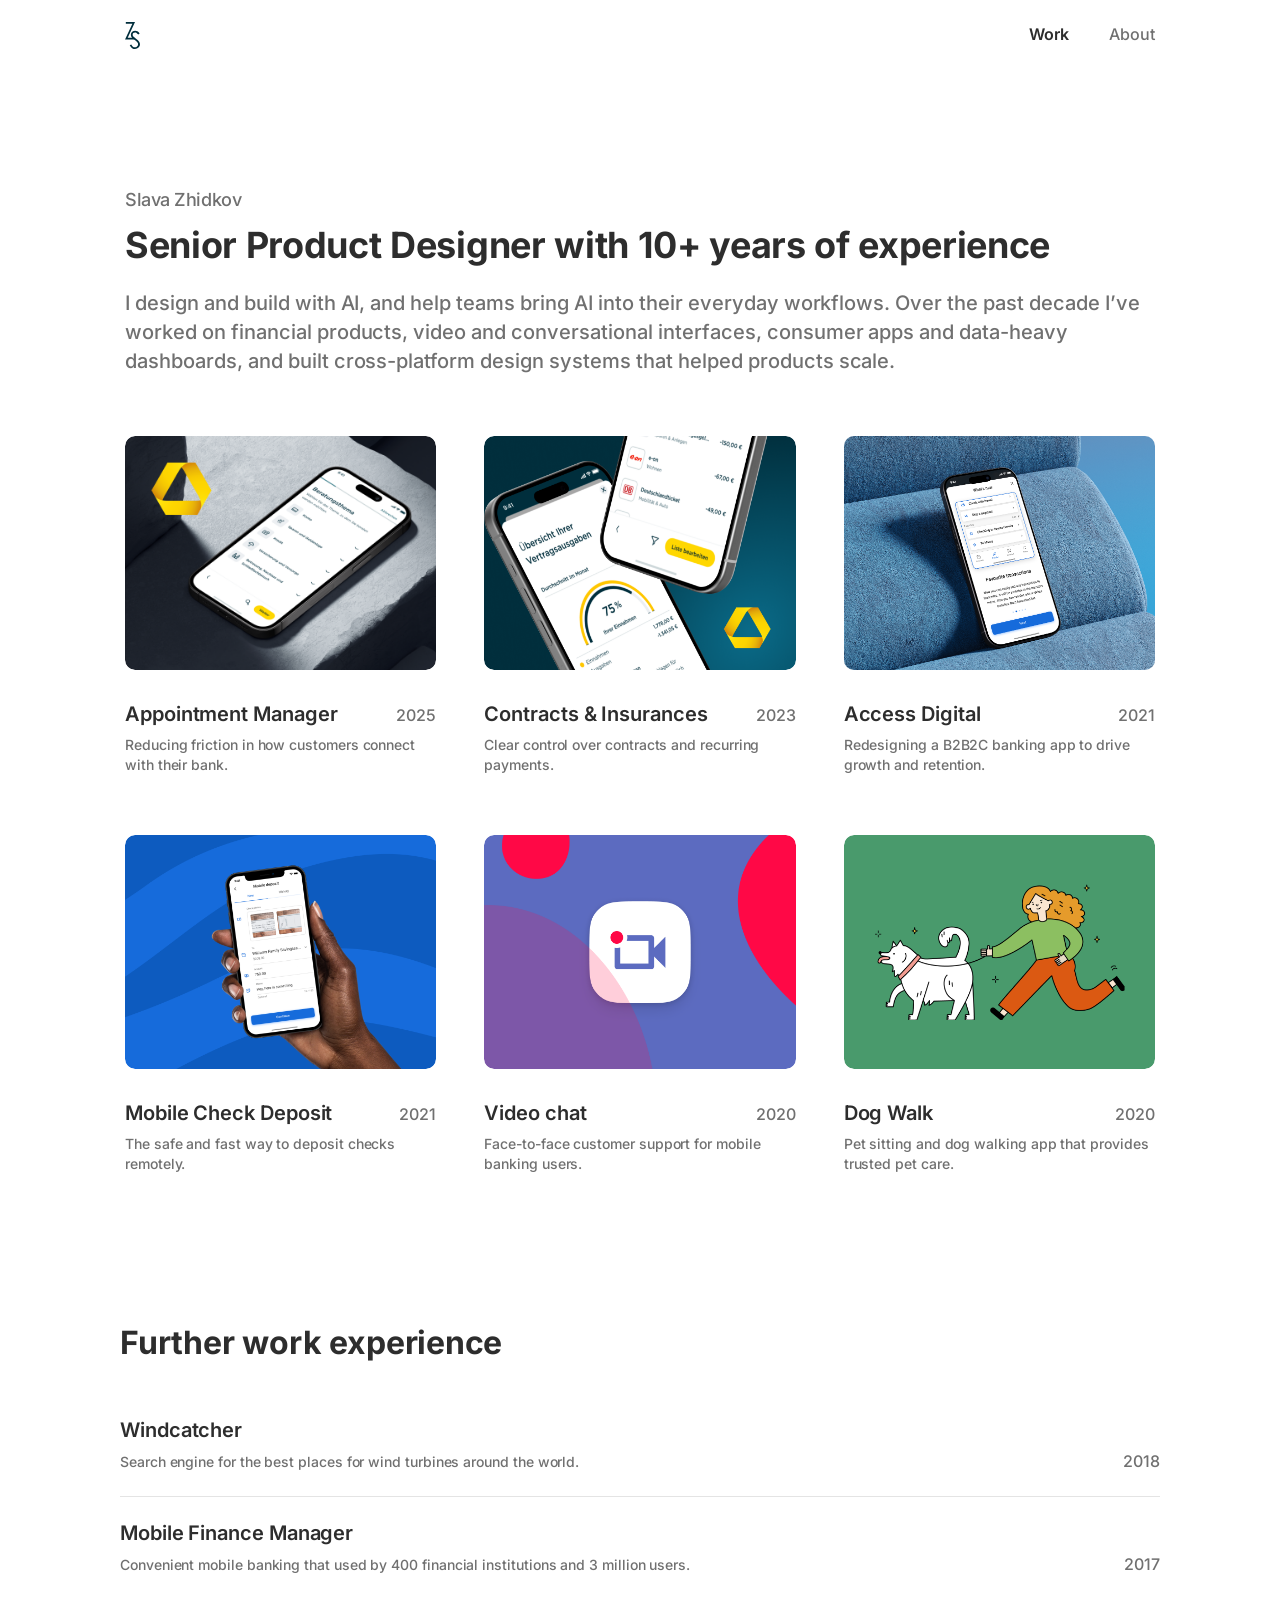
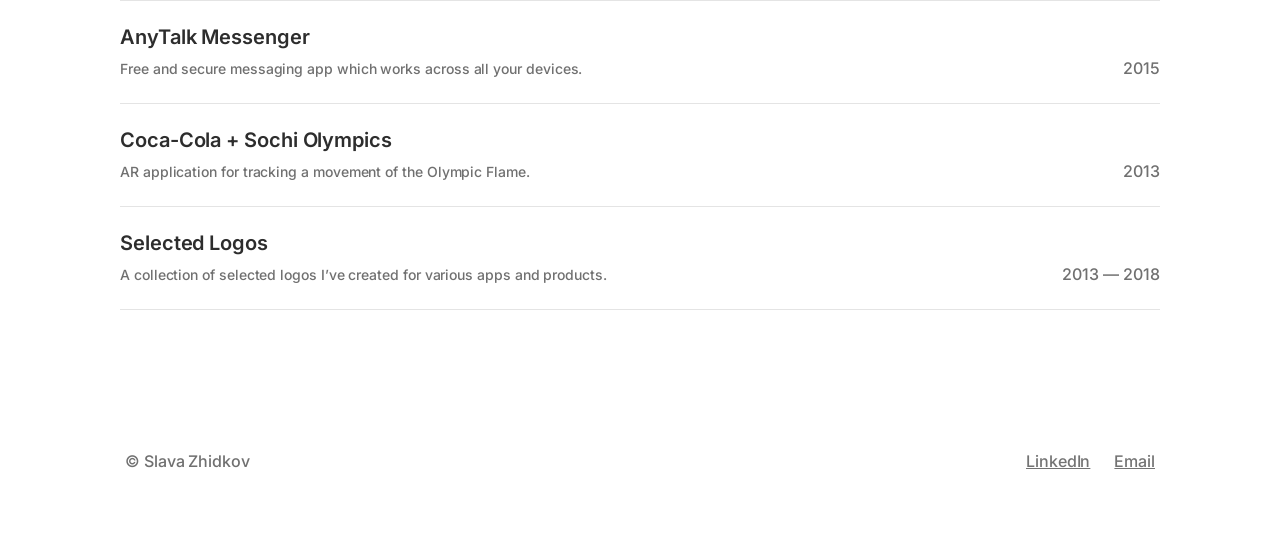
<file: index.html>
<!DOCTYPE html>
<html lang="en">

<head>
  <meta charset="UTF-8" />
  <meta name="viewport" content="width=device-width, initial-scale=1.0" />

  <!-- Google Analytics -->
  <script async src="https://www.googletagmanager.com/gtag/js?id=G-SB3TS0MCTQ"></script>
  <script>
    window.dataLayer = window.dataLayer || [];
    function gtag() { dataLayer.push(arguments); }
    gtag("js", new Date());
    gtag("config", "G-SB3TS0MCTQ");
  </script>
  <title>Slava Zhidkov — Product Designer</title>
  <meta name="description"
    content="Portfolio of Slava Zhidkov — a product designer with over 10 years of experience designing complex, high-impact digital products." />

<!-- Stylesheets -->
  <link rel="stylesheet" href="css/tokens.css" />
  <link rel="stylesheet" href="css/styles.css" />

  <!-- Favicon -->
  <link rel="icon" type="image/svg+xml" href="assets/logo.svg" />
  <link rel="shortcut icon" href="assets/logo.svg" />
</head>

<body>

  <div class="page">
    <!-- ═══════════════════════════════════════════════════════════════════
         Header
         ═══════════════════════════════════════════════════════════════════ -->
    <nav class="header" id="header">
      <a href="#" class="header__brand">
        <img src="assets/logo.svg" alt="Slava Zhidkov" class="header__logo" />
      </a>
      <div class="header__nav">
        <a href="index.html" class="header__nav-link header__nav-link--active">Work</a>
        <a href="about.html" class="header__nav-link">About</a>
      </div>
    </nav>

    <!-- ═══════════════════════════════════════════════════════════════════
         Hero
         ═══════════════════════════════════════════════════════════════════ -->
    <section class="hero reveal" id="hero">
      <div class="hero__heading">
        <p class="hero__name">Slava Zhidkov</p>
        <h1 class="hero__title">
          <span class="hero__title-line">Senior Product Designer with</span>
          <span class="hero__title-line">10+ years of experience</span>
        </h1>
      </div>
      <p class="hero__description">
        I design and build with AI, and help teams bring AI into their everyday workflows. Over the past decade
        I’ve worked on financial products, video and conversational interfaces, consumer apps and data-heavy
        dashboards, and built cross-platform design systems that helped products scale.
      </p>
    </section>

    <!-- ═══════════════════════════════════════════════════════════════════
         Project Cards — Row 1
         ═══════════════════════════════════════════════════════════════════ -->
    <section class="projects" id="projects">
      <!-- Card 1 — Appointment Manager -->
      <a href="appointment-manager.html" class="card reveal">
        <div class="card__image-wrapper">
          <img src="assets/appointment-manager.png" alt="Appointment Manager" class="card__image" />
          <video src="assets/am-card-hover.mp4" class="card__video" muted loop playsinline preload="metadata"
            aria-hidden="true"></video>
        </div>
        <div class="card__info">
          <div class="card__header">
            <h2 class="card__title">Appointment Manager</h2>
            <span class="card__year">2025</span>
          </div>
          <p class="card__description">Reducing friction in how customers connect with their bank.</p>
        </div>
      </a>

      <!-- Card 2 — Contracts & Insurances -->
      <a href="contracts-insurances.html" class="card reveal">
        <div class="card__image-wrapper">
          <img src="assets/contracts-insurances.png" alt="Contracts & Insurances" class="card__image" />
          <video src="assets/contracts-insurances-card-hover.mp4" class="card__video" muted loop playsinline preload="metadata"
            aria-hidden="true"></video>
        </div>
        <div class="card__info">
          <div class="card__header">
            <h2 class="card__title">Contracts &amp; Insurances</h2>
            <span class="card__year">2023</span>
          </div>
          <p class="card__description">Clear control over contracts and recurring payments.</p>
        </div>
      </a>

      <!-- Card 3 — Access Digital -->
      <a href="access-digital-short.html" class="card reveal">
        <div class="card__image-wrapper">
          <img src="assets/access-digital-card.png" alt="Access Digital" class="card__image card__image--zoomed" />
          <video src="assets/ad-card-hover.mp4" class="card__video" muted loop playsinline preload="metadata"
            aria-hidden="true"></video>
        </div>
        <div class="card__info">
          <div class="card__header">
            <h2 class="card__title">Access Digital</h2>
            <span class="card__year">2021</span>
          </div>
          <p class="card__description">Redesigning a B2B2C banking app to drive growth and retention.</p>
        </div>
      </a>

      <!-- Card 4 — Mobile Check Deposit -->
      <a href="mobile-check-deposit.html" class="card reveal">
        <div class="card__image-wrapper">
          <img src="assets/mobile-check-deposit.png" alt="Mobile Check Deposit" class="card__image" />
          <video src="assets/mobile-check-deposit-card-hover.mp4" class="card__video" muted loop playsinline preload="metadata"
            aria-hidden="true"></video>
        </div>
        <div class="card__info">
          <div class="card__header">
            <h2 class="card__title">Mobile Check Deposit</h2>
            <span class="card__year">2021</span>
          </div>
          <p class="card__description">The safe and fast way to deposit checks remotely.</p>
        </div>
      </a>

      <!-- Card 5 — Video Chat -->
      <a href="video-chat.html" class="card reveal">
        <div class="card__image-wrapper">
          <img src="assets/video-chat.png" alt="Video chat" class="card__image" />
          <video src="assets/video-chat-card-hover.mp4" class="card__video" muted loop playsinline preload="metadata"
            aria-hidden="true"></video>
        </div>
        <div class="card__info">
          <div class="card__header">
            <h2 class="card__title">Video chat</h2>
            <span class="card__year">2020</span>
          </div>
          <p class="card__description">Face-to-face customer support for mobile banking users.</p>
        </div>
      </a>

      <!-- Card 6 — Dog Walk -->
      <a href="dog-walk.html" class="card reveal">
        <div class="card__image-wrapper">
          <img src="assets/dog-walk.png" alt="Dog Walk" class="card__image" />
          <video src="assets/dog-walk-card-hover.mp4" class="card__video" muted loop playsinline preload="metadata"
            aria-hidden="true"></video>
        </div>
        <div class="card__info">
          <div class="card__header">
            <h2 class="card__title">Dog Walk</h2>
            <span class="card__year">2020</span>
          </div>
          <p class="card__description">Pet sitting and dog walking app that provides trusted pet care.</p>
        </div>
      </a>
    </section>

    <!-- ═══════════════════════════════════════════════════════════════════
         Further Work Experience
         ═══════════════════════════════════════════════════════════════════ -->
    <section class="experience" id="experience">
      <div class="experience__inner">
        <h2 class="experience__heading">Further work experience</h2>

        <a href="windcatcher.html" class="experience__row reveal">
          <div class="experience__details">
            <h3 class="experience__title">Windcatcher</h3>
            <p class="experience__description">Search engine for the best places for wind turbines around the world.</p>
          </div>
          <span class="experience__year">2018</span>
        </a>

        <a href="mobile-finance-manager.html" class="experience__row reveal">
          <div class="experience__details">
            <h3 class="experience__title">Mobile Finance Manager</h3>
            <p class="experience__description">Convenient mobile banking that used by 400 financial institutions and 3
              million users.</p>
          </div>
          <span class="experience__year">2017</span>
        </a>

        <a href="anytalk-messenger.html" class="experience__row reveal">
          <div class="experience__details">
            <h3 class="experience__title">AnyTalk Messenger</h3>
            <p class="experience__description">Free and secure messaging app which works across all your devices.</p>
          </div>
          <span class="experience__year">2015</span>
        </a>

        <a href="coca-cola-sochi.html" class="experience__row reveal">
          <div class="experience__details">
            <h3 class="experience__title">Coca-Cola + Sochi Olympics</h3>
            <p class="experience__description">AR application for tracking a movement of the Olympic Flame.</p>
          </div>
          <span class="experience__year">2013</span>
        </a>

        <a href="selected-logos.html" class="experience__row reveal">
          <div class="experience__details">
            <h3 class="experience__title">Selected Logos</h3>
            <p class="experience__description">A collection of selected logos I’ve created for various apps and
              products.</p>
          </div>
          <span class="experience__year">2013 — 2018</span>
        </a>
      </div>
    </section>
  </div>

  <!-- ═══════════════════════════════════════════════════════════════════
       Footer
       ═══════════════════════════════════════════════════════════════════ -->
  <footer class="footer footer--copyright">
    <p class="footer__copyright">© Slava Zhidkov</p>
    <nav class="footer__links">
      <a href="https://www.linkedin.com/in/slavazhidkov/" class="footer__link" target="_blank"
        rel="noopener">LinkedIn</a>
      <a href="mailto:slastradamus@gmail.com" class="footer__link">Email</a>
    </nav>
  </footer>

  <!-- JavaScript -->
  <script src="js/main.js"></script>
</body>

</html>
</file>
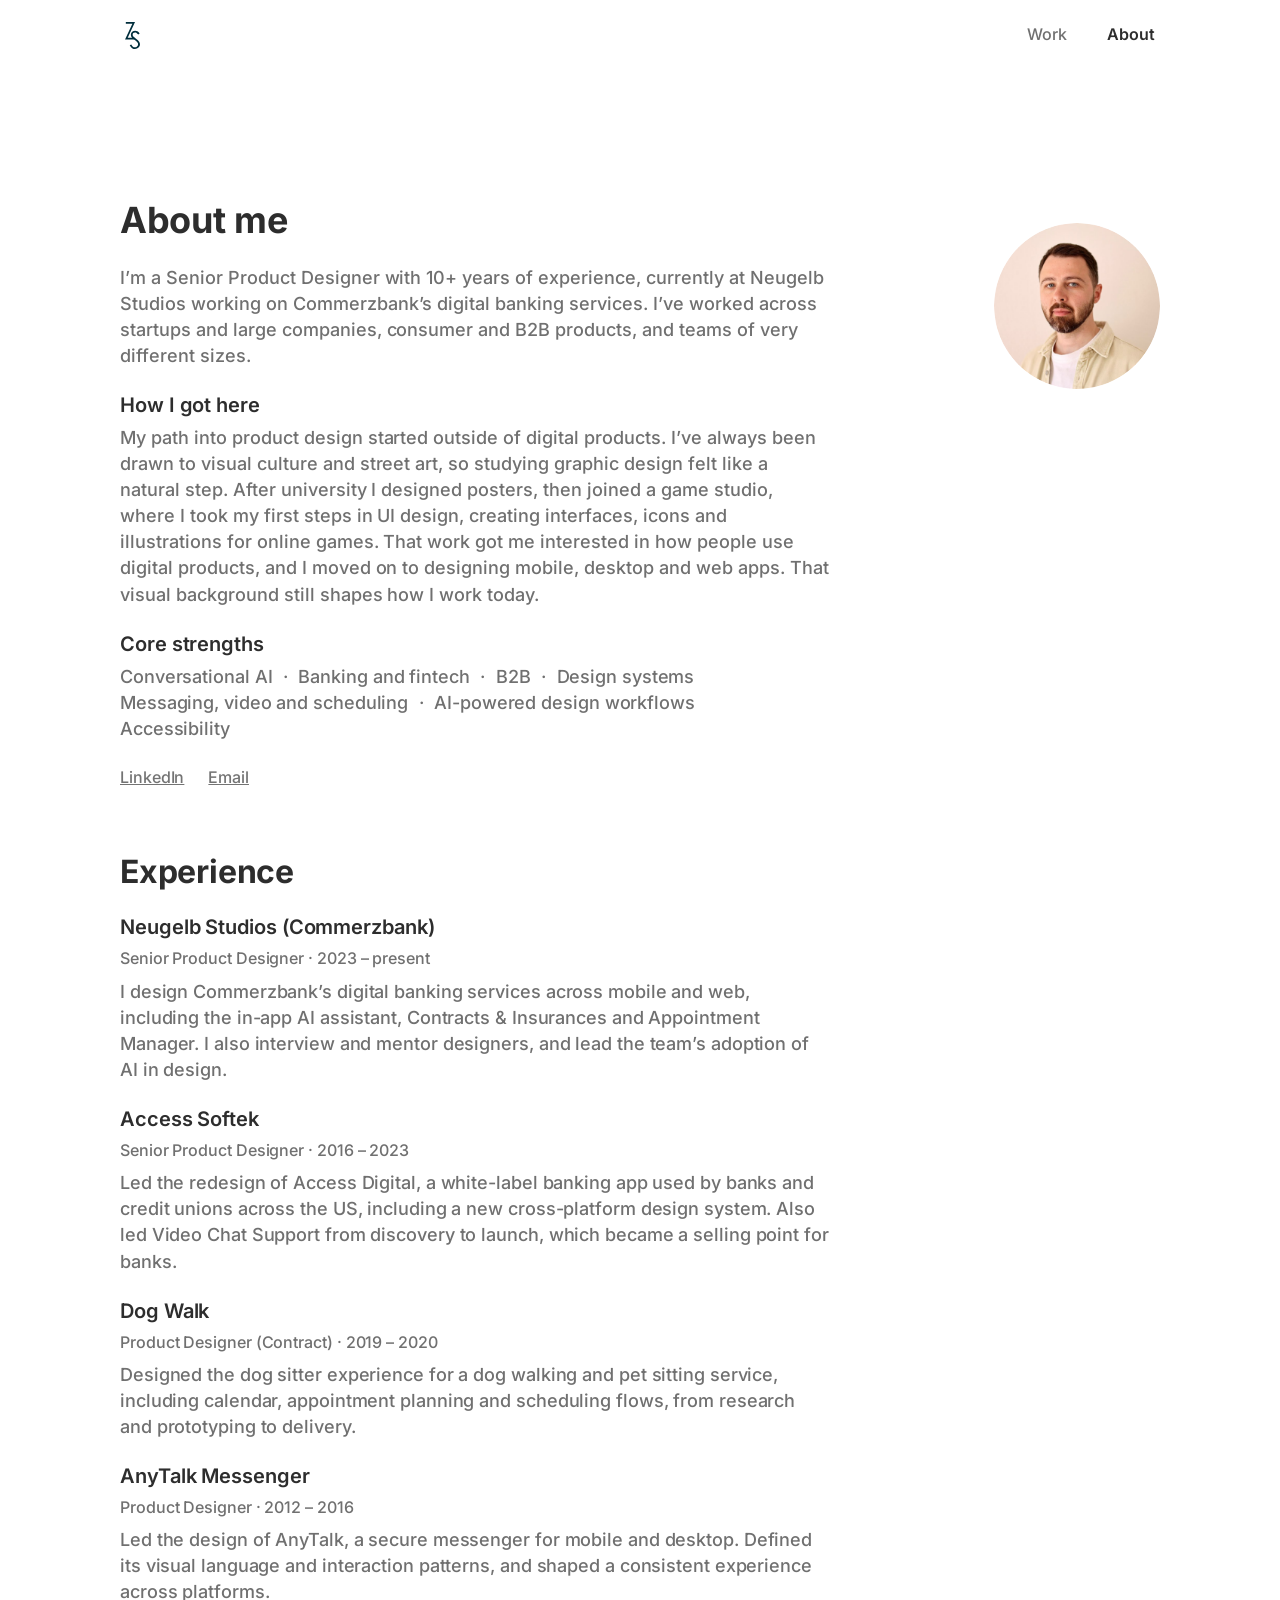
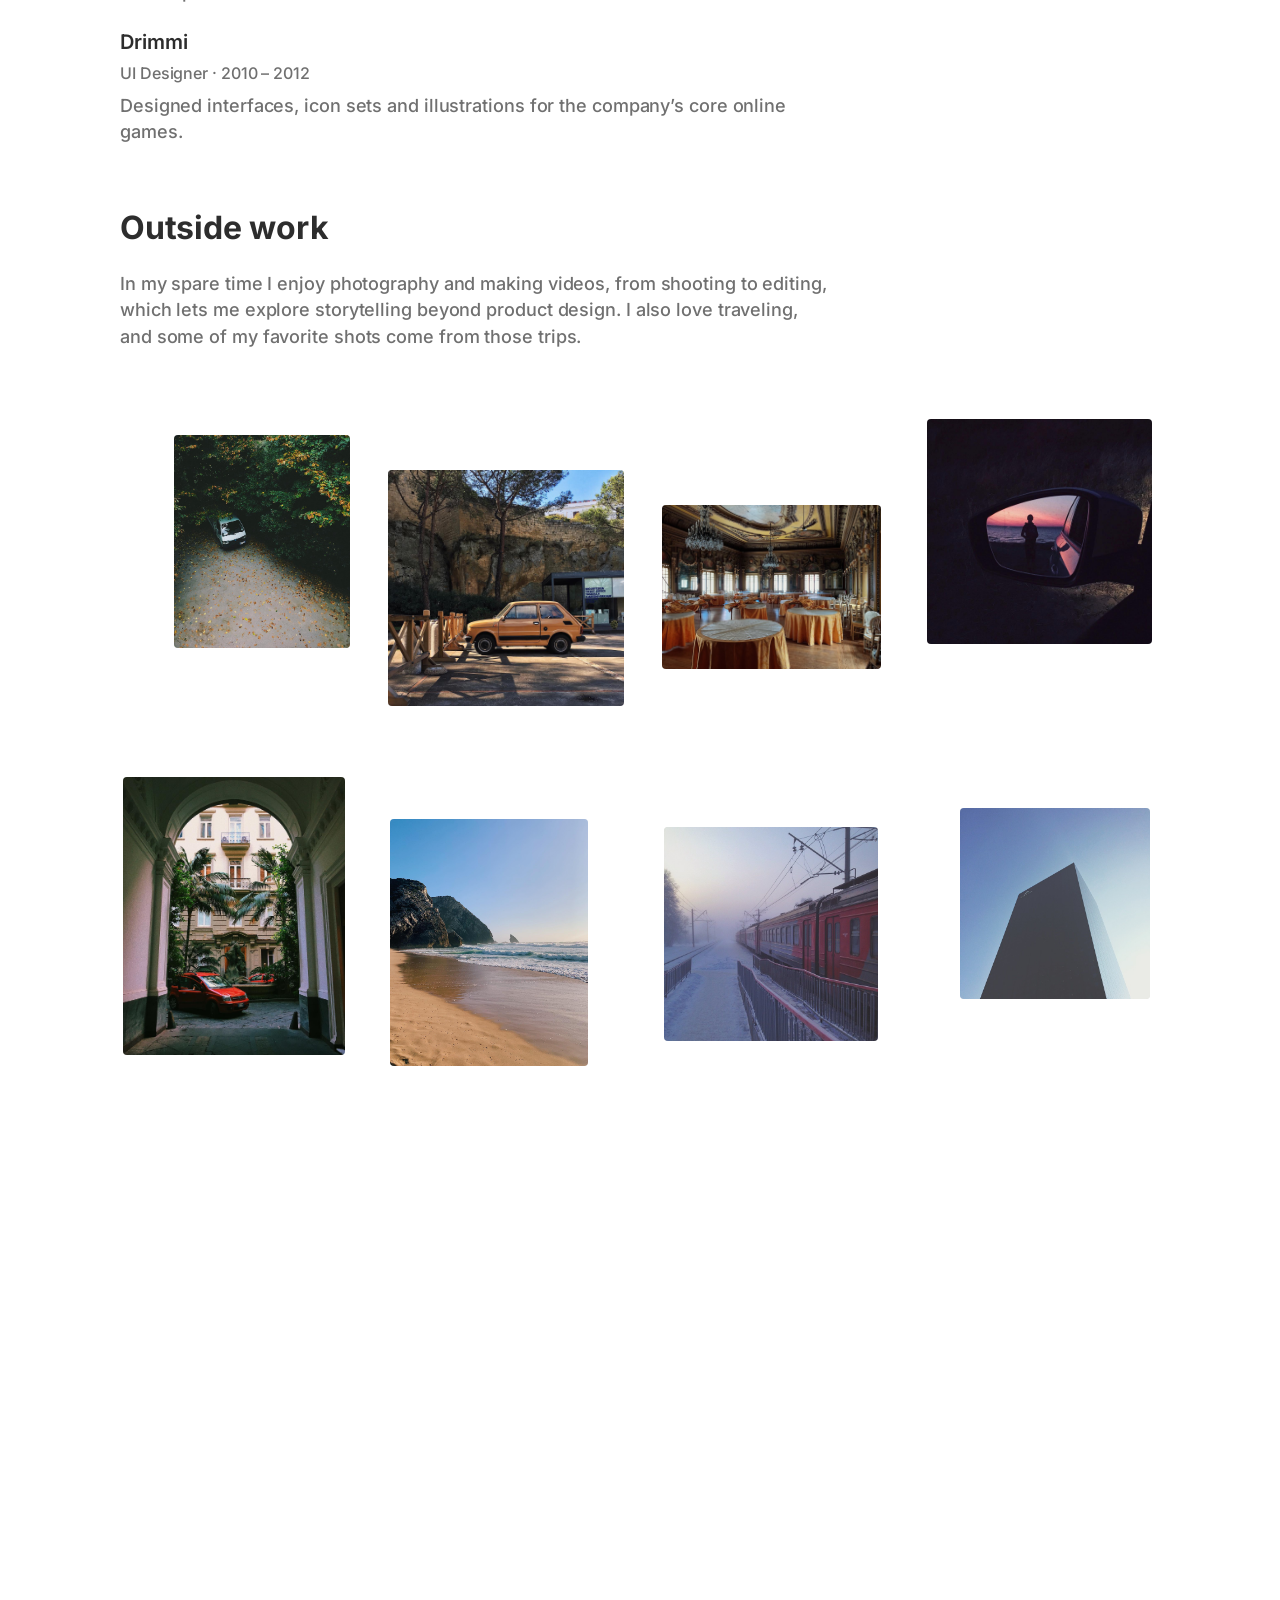
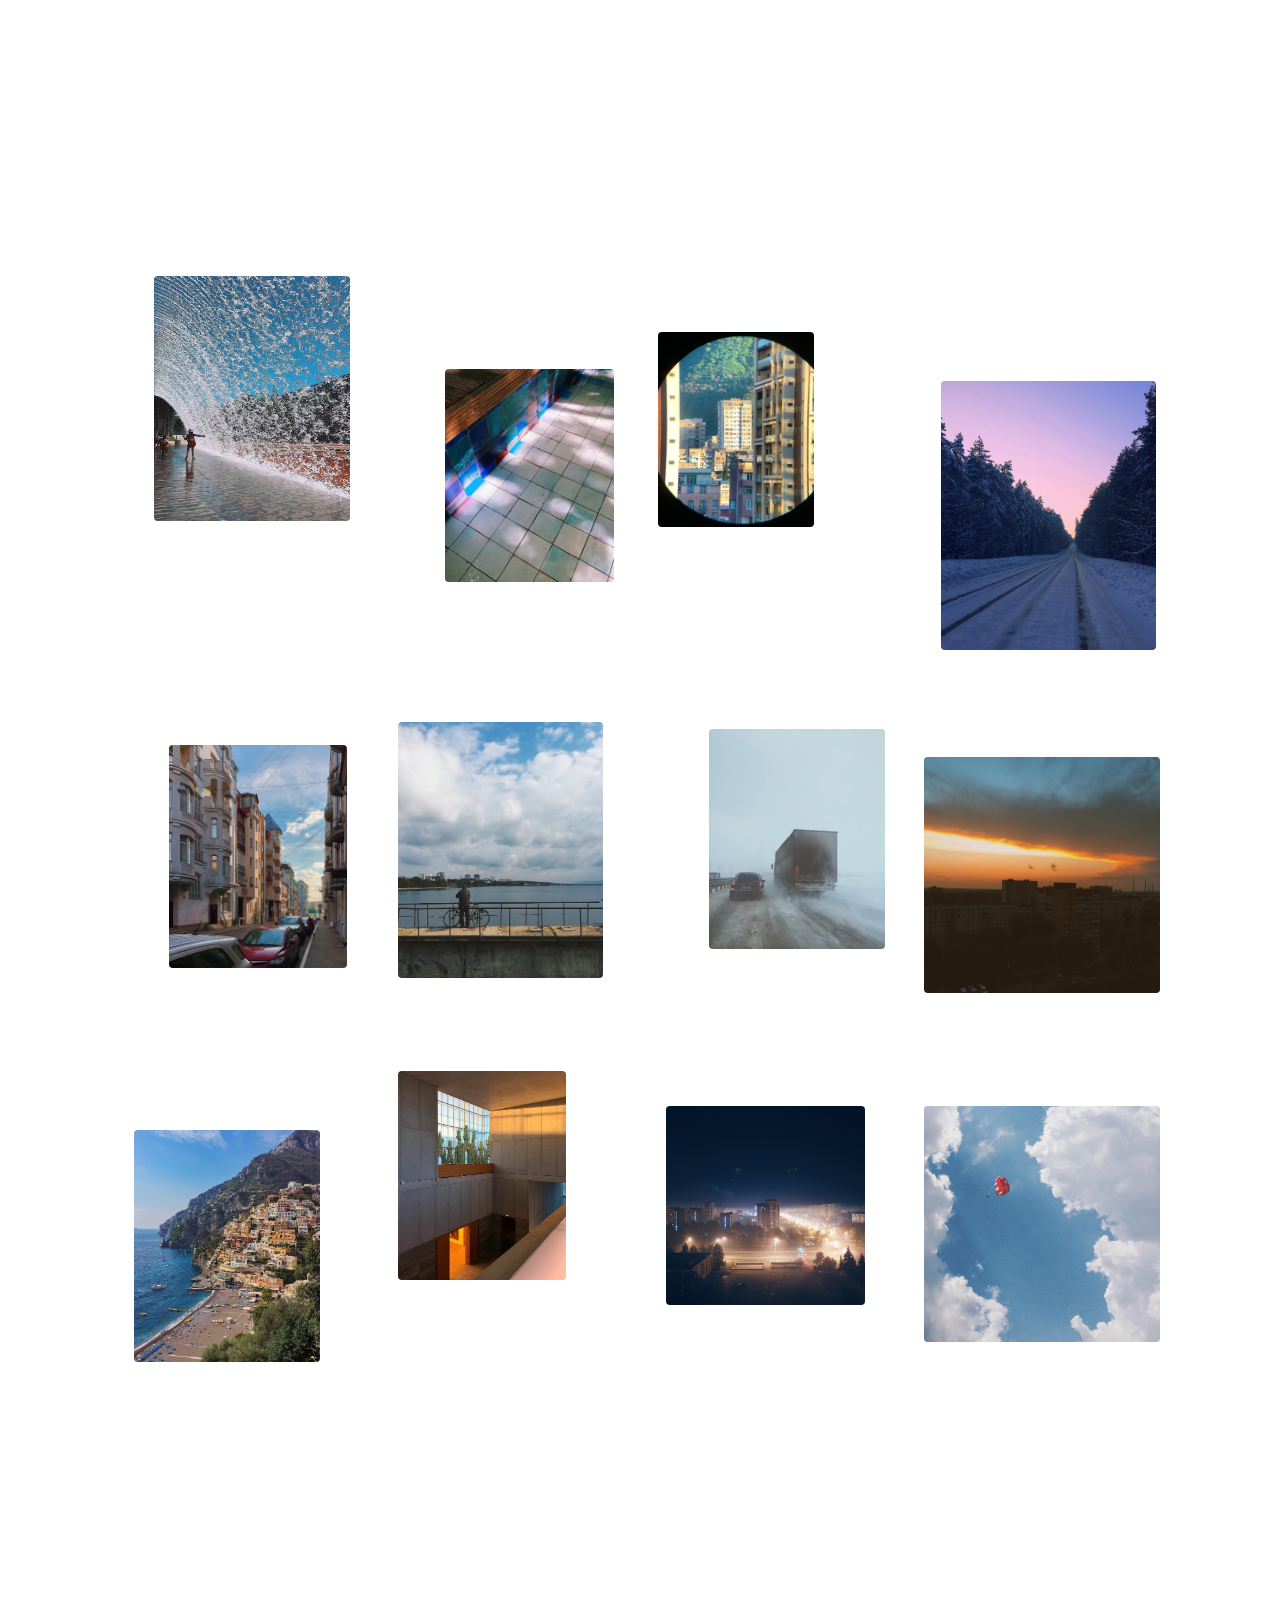
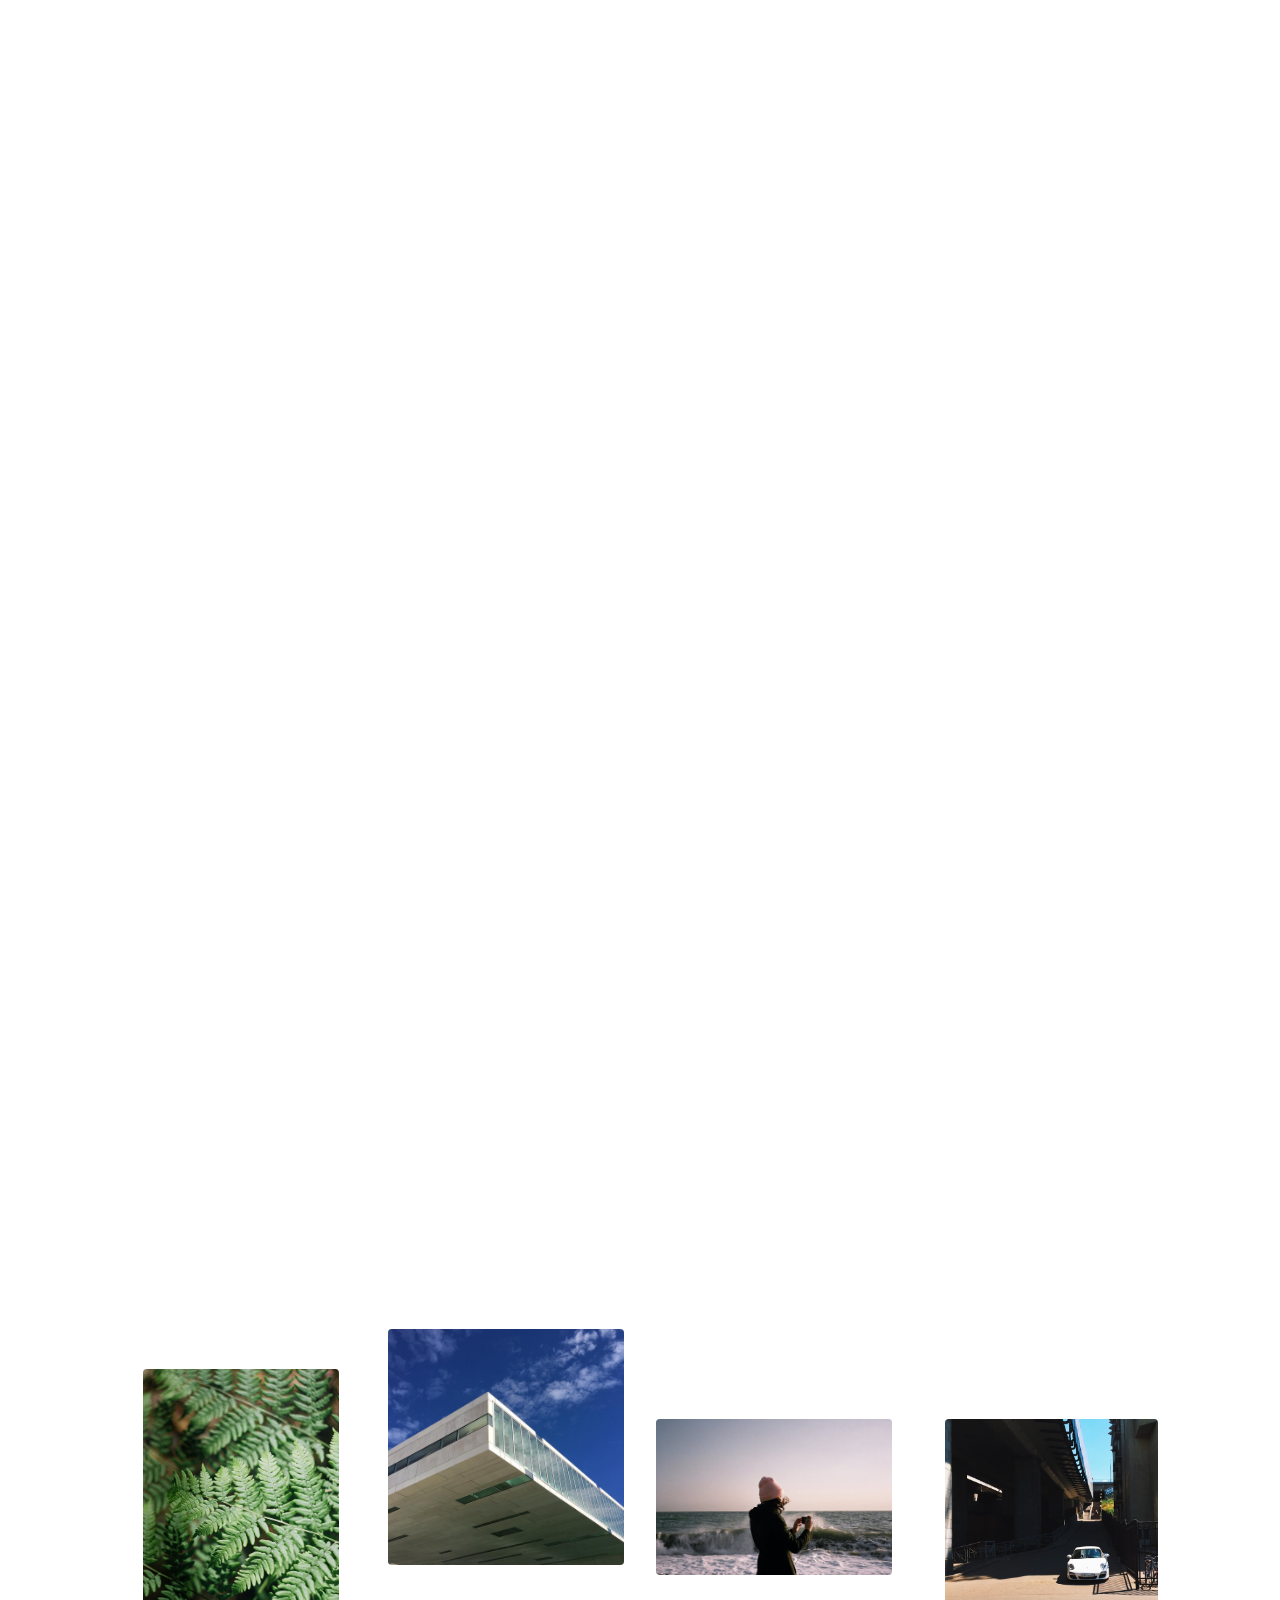
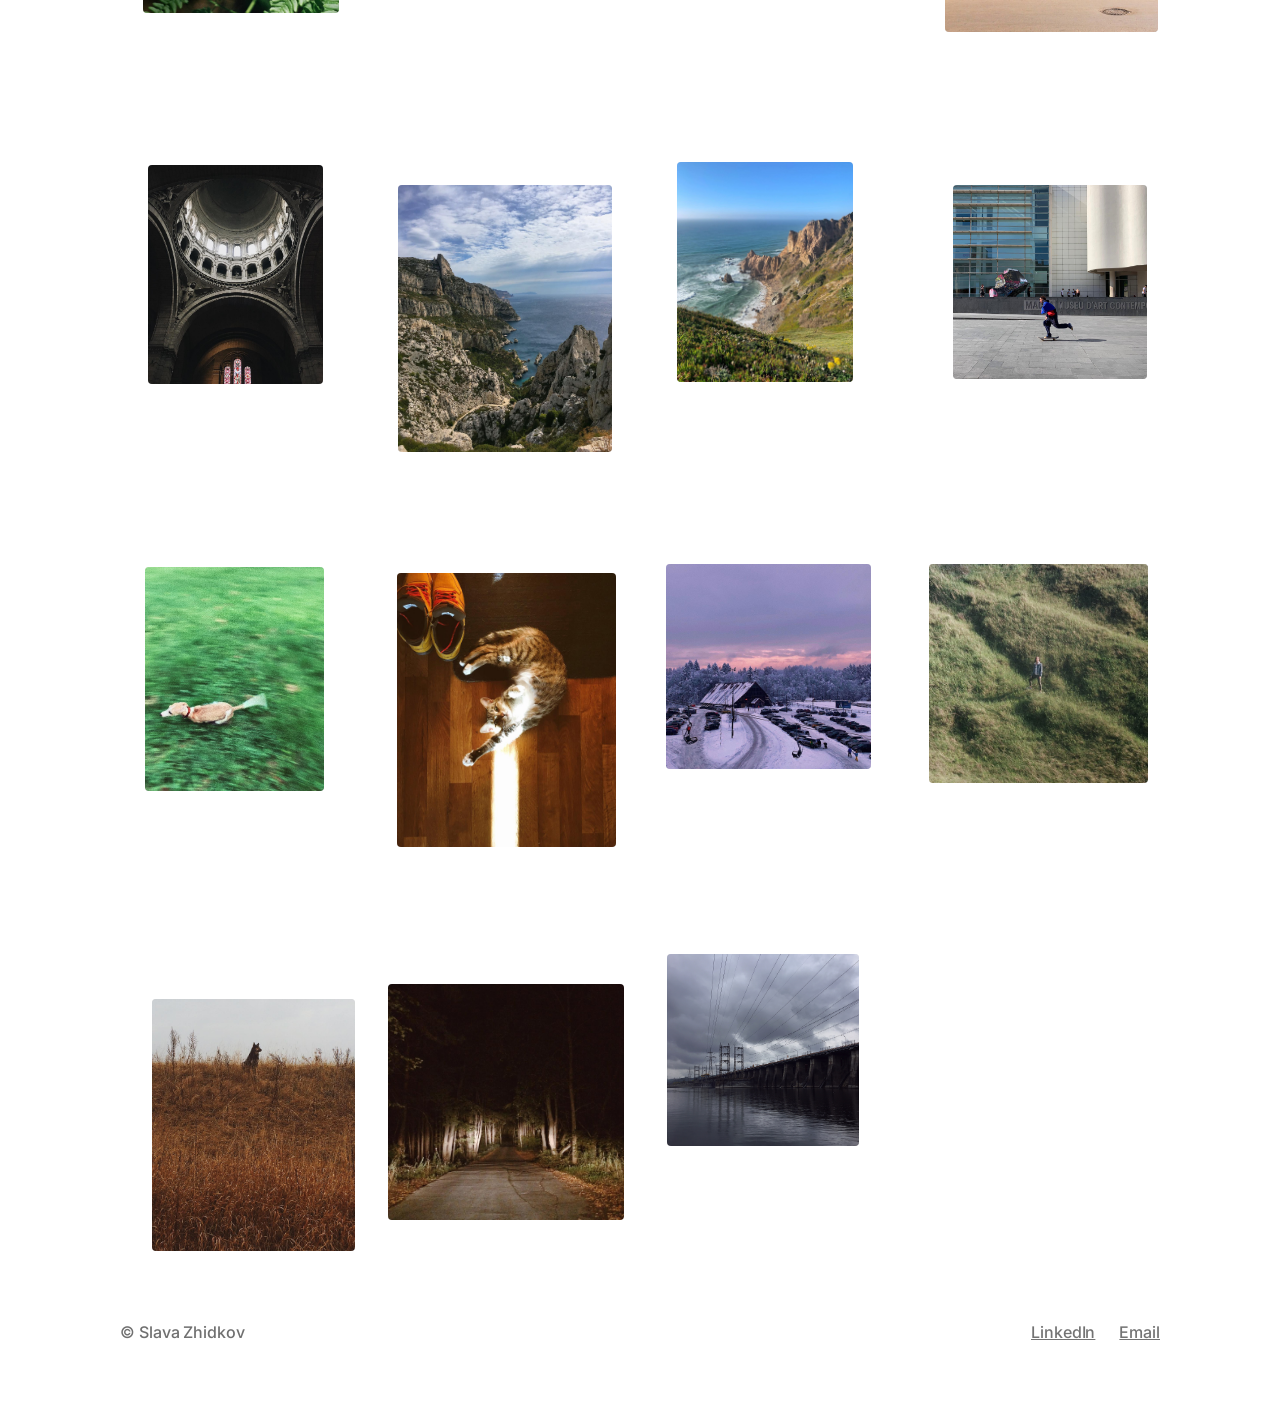
<file: about.html>
<!DOCTYPE html>
<html lang="en">

<head>
    <meta charset="UTF-8" />
    <meta name="viewport" content="width=device-width, initial-scale=1.0" />

  <!-- Google Analytics -->
  <script async src="https://www.googletagmanager.com/gtag/js?id=G-SB3TS0MCTQ"></script>
  <script>
    window.dataLayer = window.dataLayer || [];
    function gtag() { dataLayer.push(arguments); }
    gtag("js", new Date());
    gtag("config", "G-SB3TS0MCTQ");
  </script>
    <title>About — Slava Zhidkov</title>
    <meta name="description"
        content="Product designer with over 10 years of experience designing complex, high-impact digital products." />

    <!-- Stylesheets -->
    <link rel="preload" href="assets/fonts/inter-latin.woff2" as="font" type="font/woff2" crossorigin />
    <link rel="stylesheet" href="css/tokens.css" />
    <link rel="stylesheet" href="css/styles.css" />
    <link rel="stylesheet" href="css/about.css" />

    <!-- Favicon -->
    <link rel="icon" type="image/svg+xml" href="assets/logo.svg" />
    <link rel="shortcut icon" href="assets/logo.svg" />
</head>

<body>

    <div class="page page--about">
        <!-- ═══════════════════════════════════════════════════════════════════
         Header
         ═══════════════════════════════════════════════════════════════════ -->
        <nav class="header" id="header">
            <a href="index.html" class="header__brand">
                <img src="assets/logo.svg" alt="Slava Zhidkov" class="header__logo" />
            </a>
            <div class="header__nav">
                <a href="index.html" class="header__nav-link">Work</a>
                <a href="about.html" class="header__nav-link header__nav-link--active">About</a>
            </div>
        </nav>

        <main>
            <!-- ═══════════════════════════════════════════════════════════════════
             Hero Section
             ═══════════════════════════════════════════════════════════════════ -->
            <section class="about-hero reveal">
                <div class="about-hero__intro">
                    <h1 class="about-hero__title">About me</h1>
                    <p class="about-hero__text">
                        I’m a Senior Product Designer with 10+ years of experience, currently at Neugelb Studios
                        working on Commerzbank’s digital banking services. I’ve worked across startups and large
                        companies, consumer and B2B products, and teams of very different sizes.
                    </p>
                    <div class="about-hero__story">
                        <h2 class="about-section__item-title">How I got here</h2>
                        <p class="about-hero__text">
                            My path into product design started outside of digital products. I’ve always been drawn to visual culture and street art, so studying graphic design felt like a natural step. After university I designed posters, then joined a game studio, where I took my first steps in UI design, creating interfaces, icons and illustrations for online games. That work got me interested in how people use digital products, and I moved on to designing mobile, desktop and web apps. That visual background still shapes how I work today.
                        </p>
                    </div>
                    <div class="about-hero__story">
                        <h2 class="about-section__item-title">Core strengths</h2>
                        <ul class="about-strengths">
                            <li class="about-strengths__item">Conversational AI</li>
                            <li class="about-strengths__item">Banking and fintech</li>
                            <li class="about-strengths__item">B2B</li>
                            <li class="about-strengths__item">Design systems</li>
                            <li class="about-strengths__item">Messaging, video and scheduling</li>
                            <li class="about-strengths__item">AI-powered design workflows</li>
                            <li class="about-strengths__item">Accessibility</li>
                        </ul>
                    </div>
                    <!-- Same links as the footer -->
                    <nav class="footer__links" aria-label="Contact">
                        <a href="https://www.linkedin.com/in/slavazhidkov/" class="footer__link" target="_blank"
                            rel="noopener">LinkedIn</a>
                        <a href="mailto:slastradamus@gmail.com" class="footer__link">Email</a>
                    </nav>
                </div>
                <img src="assets/portrait.png" alt="Slava Zhidkov Portrait" class="about-hero__portrait" />
            </section>

            <section class="about-section reveal">
                <h2 class="about-section__title">Experience</h2>
                <div class="about-section__list">
                    <div class="about-section__item">
                        <div class="about-job__heading">
                            <h3 class="about-section__item-title">Neugelb Studios (Commerzbank)</h3>
                            <p class="about-job__meta">Senior Product Designer · 2023 – present</p>
                        </div>
                        <p class="about-section__item-desc">
                            I design Commerzbank’s digital banking services across mobile and web, including the in-app AI assistant, Contracts &amp; Insurances and Appointment Manager. I also interview and mentor designers, and lead the team’s adoption of AI in design.
                        </p>
                    </div>
                    <div class="about-section__item">
                        <div class="about-job__heading">
                            <h3 class="about-section__item-title">Access Softek</h3>
                            <p class="about-job__meta">Senior Product Designer · 2016 – 2023</p>
                        </div>
                        <p class="about-section__item-desc">
                            Led the redesign of Access Digital, a white-label banking app used by banks and credit unions across the US, including a new cross-platform design system. Also led Video Chat Support from discovery to launch, which became a selling point for banks.
                        </p>
                    </div>
                    <div class="about-section__item">
                        <div class="about-job__heading">
                            <h3 class="about-section__item-title">Dog Walk</h3>
                            <p class="about-job__meta">Product Designer (Contract) · 2019 – 2020</p>
                        </div>
                        <p class="about-section__item-desc">
                            Designed the dog sitter experience for a dog walking and pet sitting service, including calendar, appointment planning and scheduling flows, from research and prototyping to delivery.
                        </p>
                    </div>
                    <div class="about-section__item">
                        <div class="about-job__heading">
                            <h3 class="about-section__item-title">AnyTalk Messenger</h3>
                            <p class="about-job__meta">Product Designer · 2012 – 2016</p>
                        </div>
                        <p class="about-section__item-desc">
                            Led the design of AnyTalk, a secure messenger for mobile and desktop. Defined its visual language and interaction patterns, and shaped a consistent experience across platforms.
                        </p>
                    </div>
                    <div class="about-section__item">
                        <div class="about-job__heading">
                            <h3 class="about-section__item-title">Drimmi</h3>
                            <p class="about-job__meta">UI Designer · 2010 – 2012</p>
                        </div>
                        <p class="about-section__item-desc">
                            Designed interfaces, icon sets and illustrations for the company’s core online games.
                        </p>
                    </div>
                </div>
            </section>

            <section class="about-section about-section--values reveal">
                <h2 class="about-section__title">Outside work</h2>
                <div class="about-section__list">
                    <div class="about-section__item">
                        <p class="about-section__item-desc">
                            In my spare time I enjoy photography and making videos, from shooting to editing, which lets me explore storytelling beyond product design. I also love traveling, and some of my favorite shots come from those trips.
                        </p>
                    </div>
                </div>
            </section>

            <!-- ═══════════════════════════════════════════════════════════════════
             Photos
             To add a photo, copy one <figure> block and change the file, the
             descriptions and width/height (the photo's real pixel size: the
             layout and the enlarged view use them). Add a
             <figcaption class="photo-wall__caption"> after the button for a caption.
             ═══════════════════════════════════════════════════════════════════ -->
            <section class="about-photos" aria-label="Photos">
                <div class="photo-wall">
                    <figure class="photo-wall__item reveal">
                        <button class="photo-wall__frame" type="button" aria-label="Enlarge photo: White van parked on a leafy forest road">
                            <img src="assets/photos/B-02.jpg" width="1080" height="1299" alt="White van parked on a leafy forest road" loading="lazy" />
                            <span class="photo-wall__glare" aria-hidden="true"></span>
                        </button>
                    </figure>
                    <figure class="photo-wall__item reveal">
                        <button class="photo-wall__frame" type="button" aria-label="Enlarge photo: Small orange car parked by a cliff under trees">
                            <img src="assets/photos/B-03.jpg" width="1080" height="1080" alt="Small orange car parked by a cliff under trees" loading="lazy" />
                            <span class="photo-wall__glare" aria-hidden="true"></span>
                        </button>
                    </figure>
                    <figure class="photo-wall__item reveal">
                        <button class="photo-wall__frame" type="button" aria-label="Enlarge photo: Ornate banquet hall with chandeliers and round tables">
                            <img src="assets/photos/C-04.jpg" width="900" height="675" alt="Ornate banquet hall with chandeliers and round tables" loading="lazy" />
                            <span class="photo-wall__glare" aria-hidden="true"></span>
                        </button>
                    </figure>
                    <figure class="photo-wall__item reveal">
                        <button class="photo-wall__frame" type="button" aria-label="Enlarge photo: Sunset and a figure reflected in a car's side mirror">
                            <img src="assets/photos/C-05.jpg" width="1080" height="1080" alt="Sunset and a figure reflected in a car's side mirror" loading="lazy" />
                            <span class="photo-wall__glare" aria-hidden="true"></span>
                        </button>
                    </figure>
                    <figure class="photo-wall__item reveal">
                        <button class="photo-wall__frame" type="button" aria-label="Enlarge photo: Red car in a courtyard seen through an arched gateway">
                            <img src="assets/photos/D-06.jpg" width="1080" height="1350" alt="Red car in a courtyard seen through an arched gateway" loading="lazy" />
                            <span class="photo-wall__glare" aria-hidden="true"></span>
                        </button>
                    </figure>
                    <figure class="photo-wall__item reveal">
                        <button class="photo-wall__frame" type="button" aria-label="Enlarge photo: Sandy beach and rocks by the sea">
                            <img src="assets/photos/E-08.jpg" width="1440" height="1801" alt="Sandy beach and rocks by the sea" loading="lazy" />
                            <span class="photo-wall__glare" aria-hidden="true"></span>
                        </button>
                    </figure>
                    <figure class="photo-wall__item reveal">
                        <button class="photo-wall__frame" type="button" aria-label="Enlarge photo: Red train passing through winter fog">
                            <img src="assets/photos/E-09.jpg" width="640" height="640" alt="Red train passing through winter fog" loading="lazy" />
                            <span class="photo-wall__glare" aria-hidden="true"></span>
                        </button>
                    </figure>
                    <figure class="photo-wall__item reveal">
                        <button class="photo-wall__frame" type="button" aria-label="Enlarge photo: Dark tower against a pale sky">
                            <img src="assets/photos/Z-11.jpg" width="640" height="640" alt="Dark tower against a pale sky" loading="lazy" />
                            <span class="photo-wall__glare" aria-hidden="true"></span>
                        </button>
                    </figure>
                    <figure class="photo-wall__item reveal">
                        <button class="photo-wall__frame" type="button" aria-label="Enlarge photo: Winding road at dusk with a car's red tail lights">
                            <img src="assets/photos/I-12.jpg" width="1080" height="1300" alt="Winding road at dusk with a car's red tail lights" loading="lazy" />
                            <span class="photo-wall__glare" aria-hidden="true"></span>
                        </button>
                    </figure>
                    <figure class="photo-wall__item reveal">
                        <button class="photo-wall__frame" type="button" aria-label="Enlarge photo: Rocky coastline with turquoise water and pines">
                            <img src="assets/photos/K-13.jpg" width="1440" height="1800" alt="Rocky coastline with turquoise water and pines" loading="lazy" />
                            <span class="photo-wall__glare" aria-hidden="true"></span>
                        </button>
                    </figure>
                    <figure class="photo-wall__item reveal">
                        <button class="photo-wall__frame" type="button" aria-label="Enlarge photo: Mirrored dome building under a blue sky">
                            <img src="assets/photos/K-14.jpg" width="640" height="640" alt="Mirrored dome building under a blue sky" loading="lazy" />
                            <span class="photo-wall__glare" aria-hidden="true"></span>
                        </button>
                    </figure>
                    <figure class="photo-wall__item reveal">
                        <button class="photo-wall__frame" type="button" aria-label="Enlarge photo: Red and white ferry moored at a pier">
                            <img src="assets/photos/K-15.jpg" width="1080" height="1349" alt="Red and white ferry moored at a pier" loading="lazy" />
                            <span class="photo-wall__glare" aria-hidden="true"></span>
                        </button>
                    </figure>
                    <figure class="photo-wall__item reveal">
                        <button class="photo-wall__frame" type="button" aria-label="Enlarge photo: Colonnade casting striped shadows on a walkway">
                            <img src="assets/photos/K-16.jpg" width="640" height="640" alt="Colonnade casting striped shadows on a walkway" loading="lazy" />
                            <span class="photo-wall__glare" aria-hidden="true"></span>
                        </button>
                    </figure>
                    <figure class="photo-wall__item reveal">
                        <button class="photo-wall__frame" type="button" aria-label="Enlarge photo: Bare tree by a lakeside promenade with mountains">
                            <img src="assets/photos/K-17.jpg" width="1170" height="1462" alt="Bare tree by a lakeside promenade with mountains" loading="lazy" />
                            <span class="photo-wall__glare" aria-hidden="true"></span>
                        </button>
                    </figure>
                    <figure class="photo-wall__item reveal">
                        <button class="photo-wall__frame" type="button" aria-label="Enlarge photo: Curving white concrete structure against a blue sky">
                            <img src="assets/photos/L-18.jpg" width="1170" height="1170" alt="Curving white concrete structure against a blue sky" loading="lazy" />
                            <span class="photo-wall__glare" aria-hidden="true"></span>
                        </button>
                    </figure>
                    <figure class="photo-wall__item reveal">
                        <button class="photo-wall__frame" type="button" aria-label="Enlarge photo: Person walking under a sweeping modern roof">
                            <img src="assets/photos/L-19.jpg" width="1170" height="1170" alt="Person walking under a sweeping modern roof" loading="lazy" />
                            <span class="photo-wall__glare" aria-hidden="true"></span>
                        </button>
                    </figure>
                    <figure class="photo-wall__item reveal">
                        <button class="photo-wall__frame" type="button" aria-label="Enlarge photo: Wave splashing over a walkway with people">
                            <img src="assets/photos/L-20.jpg" width="1440" height="1800" alt="Wave splashing over a walkway with people" loading="lazy" />
                            <span class="photo-wall__glare" aria-hidden="true"></span>
                        </button>
                    </figure>
                    <figure class="photo-wall__item reveal">
                        <button class="photo-wall__frame" type="button" aria-label="Enlarge photo: Tiled floor with blue light reflections">
                            <img src="assets/photos/L-21.jpg" width="1440" height="1801" alt="Tiled floor with blue light reflections" loading="lazy" />
                            <span class="photo-wall__glare" aria-hidden="true"></span>
                        </button>
                    </figure>
                    <figure class="photo-wall__item reveal">
                        <button class="photo-wall__frame" type="button" aria-label="Enlarge photo: City buildings and mountains seen through a round window">
                            <img src="assets/photos/M-22.jpg" width="1440" height="1801" alt="City buildings and mountains seen through a round window" loading="lazy" />
                            <span class="photo-wall__glare" aria-hidden="true"></span>
                        </button>
                    </figure>
                    <figure class="photo-wall__item reveal">
                        <button class="photo-wall__frame" type="button" aria-label="Enlarge photo: Snowy road through a forest at pink dusk">
                            <img src="assets/photos/M-23.jpg" width="1080" height="1350" alt="Snowy road through a forest at pink dusk" loading="lazy" />
                            <span class="photo-wall__glare" aria-hidden="true"></span>
                        </button>
                    </figure>
                    <figure class="photo-wall__item reveal">
                        <button class="photo-wall__frame" type="button" aria-label="Enlarge photo: Street of old apartment buildings with parked cars">
                            <img src="assets/photos/M-24.jpg" width="1440" height="1800" alt="Street of old apartment buildings with parked cars" loading="lazy" />
                            <span class="photo-wall__glare" aria-hidden="true"></span>
                        </button>
                    </figure>
                    <figure class="photo-wall__item reveal">
                        <button class="photo-wall__frame" type="button" aria-label="Enlarge photo: Person with a bicycle at a waterfront railing under clouds">
                            <img src="assets/photos/M-25.jpg" width="1080" height="1349" alt="Person with a bicycle at a waterfront railing under clouds" loading="lazy" />
                            <span class="photo-wall__glare" aria-hidden="true"></span>
                        </button>
                    </figure>
                    <figure class="photo-wall__item reveal">
                        <button class="photo-wall__frame" type="button" aria-label="Enlarge photo: Truck and car driving through a snowstorm">
                            <img src="assets/photos/M-26.jpg" width="1080" height="1349" alt="Truck and car driving through a snowstorm" loading="lazy" />
                            <span class="photo-wall__glare" aria-hidden="true"></span>
                        </button>
                    </figure>
                    <figure class="photo-wall__item reveal">
                        <button class="photo-wall__frame" type="button" aria-label="Enlarge photo: Orange sunset over a city skyline">
                            <img src="assets/photos/N-27.jpg" width="1080" height="1080" alt="Orange sunset over a city skyline" loading="lazy" />
                            <span class="photo-wall__glare" aria-hidden="true"></span>
                        </button>
                    </figure>
                    <figure class="photo-wall__item reveal">
                        <button class="photo-wall__frame" type="button" aria-label="Enlarge photo: Colourful cliffside town above a beach">
                            <img src="assets/photos/O-28.jpg" width="1080" height="1350" alt="Colourful cliffside town above a beach" loading="lazy" />
                            <span class="photo-wall__glare" aria-hidden="true"></span>
                        </button>
                    </figure>
                    <figure class="photo-wall__item reveal">
                        <button class="photo-wall__frame" type="button" aria-label="Enlarge photo: Concrete interior with a tall window and plants">
                            <img src="assets/photos/O-29.jpg" width="1080" height="1346" alt="Concrete interior with a tall window and plants" loading="lazy" />
                            <span class="photo-wall__glare" aria-hidden="true"></span>
                        </button>
                    </figure>
                    <figure class="photo-wall__item reveal">
                        <button class="photo-wall__frame" type="button" aria-label="Enlarge photo: City lights at night">
                            <img src="assets/photos/O-30.jpg" width="1080" height="1080" alt="City lights at night" loading="lazy" />
                            <span class="photo-wall__glare" aria-hidden="true"></span>
                        </button>
                    </figure>
                    <figure class="photo-wall__item reveal">
                        <button class="photo-wall__frame" type="button" aria-label="Enlarge photo: Red paraglider among clouds">
                            <img src="assets/photos/P-31.jpg" width="640" height="640" alt="Red paraglider among clouds" loading="lazy" />
                            <span class="photo-wall__glare" aria-hidden="true"></span>
                        </button>
                    </figure>
                    <figure class="photo-wall__item reveal">
                        <button class="photo-wall__frame" type="button" aria-label="Enlarge photo: Towers at dusk reflected on frozen water">
                            <img src="assets/photos/Z-32.jpg" width="1440" height="1439" alt="Towers at dusk reflected on frozen water" loading="lazy" />
                            <span class="photo-wall__glare" aria-hidden="true"></span>
                        </button>
                    </figure>
                    <figure class="photo-wall__item reveal">
                        <button class="photo-wall__frame" type="button" aria-label="Enlarge photo: Looking up at a tall building as a bird flies past">
                            <img src="assets/photos/P-33.jpg" width="1280" height="848" alt="Looking up at a tall building as a bird flies past" loading="lazy" />
                            <span class="photo-wall__glare" aria-hidden="true"></span>
                        </button>
                    </figure>
                    <figure class="photo-wall__item reveal">
                        <button class="photo-wall__frame" type="button" aria-label="Enlarge photo: Aerial view of a river and a winding road in a gorge">
                            <img src="assets/photos/P-34.jpg" width="1080" height="1349" alt="Aerial view of a river and a winding road in a gorge" loading="lazy" />
                            <span class="photo-wall__glare" aria-hidden="true"></span>
                        </button>
                    </figure>
                    <figure class="photo-wall__item reveal">
                        <button class="photo-wall__frame" type="button" aria-label="Enlarge photo: Birds flying over a lake">
                            <img src="assets/photos/P-35.jpg" width="1080" height="1080" alt="Birds flying over a lake" loading="lazy" />
                            <span class="photo-wall__glare" aria-hidden="true"></span>
                        </button>
                    </figure>
                    <figure class="photo-wall__item reveal">
                        <button class="photo-wall__frame" type="button" aria-label="Enlarge photo: Old stone buildings on a sunny street">
                            <img src="assets/photos/P-37.jpg" width="1080" height="1350" alt="Old stone buildings on a sunny street" loading="lazy" />
                            <span class="photo-wall__glare" aria-hidden="true"></span>
                        </button>
                    </figure>
                    <figure class="photo-wall__item reveal">
                        <button class="photo-wall__frame" type="button" aria-label="Enlarge photo: Red ship moored in a harbour">
                            <img src="assets/photos/P-38.jpg" width="1440" height="1801" alt="Red ship moored in a harbour" loading="lazy" />
                            <span class="photo-wall__glare" aria-hidden="true"></span>
                        </button>
                    </figure>
                    <figure class="photo-wall__item reveal">
                        <button class="photo-wall__frame" type="button" aria-label="Enlarge photo: Person sitting on wide white steps">
                            <img src="assets/photos/P-39.jpg" width="640" height="640" alt="Person sitting on wide white steps" loading="lazy" />
                            <span class="photo-wall__glare" aria-hidden="true"></span>
                        </button>
                    </figure>
                    <figure class="photo-wall__item reveal">
                        <button class="photo-wall__frame" type="button" aria-label="Enlarge photo: Looking up at a glass tower beside parking signs">
                            <img src="assets/photos/S-40.jpg" width="1170" height="1463" alt="Looking up at a glass tower beside parking signs" loading="lazy" />
                            <span class="photo-wall__glare" aria-hidden="true"></span>
                        </button>
                    </figure>
                    <figure class="photo-wall__item reveal">
                        <button class="photo-wall__frame" type="button" aria-label="Enlarge photo: Looking up through a canopy of curved poles">
                            <img src="assets/photos/S-41.jpg" width="1440" height="1800" alt="Looking up through a canopy of curved poles" loading="lazy" />
                            <span class="photo-wall__glare" aria-hidden="true"></span>
                        </button>
                    </figure>
                    <figure class="photo-wall__item reveal">
                        <button class="photo-wall__frame" type="button" aria-label="Enlarge photo: Boat on a beach by calm water">
                            <img src="assets/photos/S-42.jpg" width="1080" height="1350" alt="Boat on a beach by calm water" loading="lazy" />
                            <span class="photo-wall__glare" aria-hidden="true"></span>
                        </button>
                    </figure>
                    <figure class="photo-wall__item reveal">
                        <button class="photo-wall__frame" type="button" aria-label="Enlarge photo: Sunlit room with tall paned windows">
                            <img src="assets/photos/S-43.jpg" width="1440" height="1800" alt="Sunlit room with tall paned windows" loading="lazy" />
                            <span class="photo-wall__glare" aria-hidden="true"></span>
                        </button>
                    </figure>
                    <figure class="photo-wall__item reveal">
                        <button class="photo-wall__frame" type="button" aria-label="Enlarge photo: Small boat on a pale, misty sea">
                            <img src="assets/photos/S-44.jpg" width="640" height="640" alt="Small boat on a pale, misty sea" loading="lazy" />
                            <span class="photo-wall__glare" aria-hidden="true"></span>
                        </button>
                    </figure>
                    <figure class="photo-wall__item reveal">
                        <button class="photo-wall__frame" type="button" aria-label="Enlarge photo: Person silhouetted at the shore at dusk">
                            <img src="assets/photos/T-45.jpg" width="1080" height="1350" alt="Person silhouetted at the shore at dusk" loading="lazy" />
                            <span class="photo-wall__glare" aria-hidden="true"></span>
                        </button>
                    </figure>
                    <figure class="photo-wall__item reveal">
                        <button class="photo-wall__frame" type="button" aria-label="Enlarge photo: Airplane on a foggy runway, seen from behind">
                            <img src="assets/photos/A-46.jpg" width="1080" height="1305" alt="Airplane on a foggy runway, seen from behind" loading="lazy" />
                            <span class="photo-wall__glare" aria-hidden="true"></span>
                        </button>
                    </figure>
                    <figure class="photo-wall__item reveal">
                        <button class="photo-wall__frame" type="button" aria-label="Enlarge photo: Road through a pine forest">
                            <img src="assets/photos/T-47.jpg" width="1080" height="1349" alt="Road through a pine forest" loading="lazy" />
                            <span class="photo-wall__glare" aria-hidden="true"></span>
                        </button>
                    </figure>
                    <figure class="photo-wall__item reveal">
                        <button class="photo-wall__frame" type="button" aria-label="Enlarge photo: Sun setting behind rooftops and a spire">
                            <img src="assets/photos/U-48.jpg" width="1080" height="1349" alt="Sun setting behind rooftops and a spire" loading="lazy" />
                            <span class="photo-wall__glare" aria-hidden="true"></span>
                        </button>
                    </figure>
                    <figure class="photo-wall__item reveal">
                        <button class="photo-wall__frame" type="button" aria-label="Enlarge photo: Fern leaves close up">
                            <img src="assets/photos/U-49.jpg" width="1080" height="1345" alt="Fern leaves close up" loading="lazy" />
                            <span class="photo-wall__glare" aria-hidden="true"></span>
                        </button>
                    </figure>
                    <figure class="photo-wall__item reveal">
                        <button class="photo-wall__frame" type="button" aria-label="Enlarge photo: Cantilevered white building against a blue sky">
                            <img src="assets/photos/U-50.jpg" width="1080" height="1080" alt="Cantilevered white building against a blue sky" loading="lazy" />
                            <span class="photo-wall__glare" aria-hidden="true"></span>
                        </button>
                    </figure>
                    <figure class="photo-wall__item reveal">
                        <button class="photo-wall__frame" type="button" aria-label="Enlarge photo: Woman photographing waves on a beach">
                            <img src="assets/photos/A-51.jpg" width="1080" height="715" alt="Woman photographing waves on a beach" loading="lazy" />
                            <span class="photo-wall__glare" aria-hidden="true"></span>
                        </button>
                    </figure>
                    <figure class="photo-wall__item reveal">
                        <button class="photo-wall__frame" type="button" aria-label="Enlarge photo: White car under an elevated railway">
                            <img src="assets/photos/V-52.jpg" width="640" height="640" alt="White car under an elevated railway" loading="lazy" />
                            <span class="photo-wall__glare" aria-hidden="true"></span>
                        </button>
                    </figure>
                    <figure class="photo-wall__item reveal">
                        <button class="photo-wall__frame" type="button" aria-label="Enlarge photo: Ornate church dome seen from below">
                            <img src="assets/photos/V-53.jpg" width="1080" height="1350" alt="Ornate church dome seen from below" loading="lazy" />
                            <span class="photo-wall__glare" aria-hidden="true"></span>
                        </button>
                    </figure>
                    <figure class="photo-wall__item reveal">
                        <button class="photo-wall__frame" type="button" aria-label="Enlarge photo: Limestone cliffs above the sea">
                            <img src="assets/photos/V-54.jpg" width="1080" height="1349" alt="Limestone cliffs above the sea" loading="lazy" />
                            <span class="photo-wall__glare" aria-hidden="true"></span>
                        </button>
                    </figure>
                    <figure class="photo-wall__item reveal">
                        <button class="photo-wall__frame" type="button" aria-label="Enlarge photo: Coastal cliffs and ocean from a grassy hill">
                            <img src="assets/photos/V-55.jpg" width="1440" height="1800" alt="Coastal cliffs and ocean from a grassy hill" loading="lazy" />
                            <span class="photo-wall__glare" aria-hidden="true"></span>
                        </button>
                    </figure>
                    <figure class="photo-wall__item reveal">
                        <button class="photo-wall__frame" type="button" aria-label="Enlarge photo: Skateboarder in front of a white museum">
                            <img src="assets/photos/C-56.jpg" width="1440" height="1440" alt="Skateboarder in front of a white museum" loading="lazy" />
                            <span class="photo-wall__glare" aria-hidden="true"></span>
                        </button>
                    </figure>
                    <figure class="photo-wall__item reveal">
                        <button class="photo-wall__frame" type="button" aria-label="Enlarge photo: Dog running across green grass">
                            <img src="assets/photos/B-57.jpg" width="1034" height="1293" alt="Dog running across green grass" loading="lazy" />
                            <span class="photo-wall__glare" aria-hidden="true"></span>
                        </button>
                    </figure>
                    <figure class="photo-wall__item reveal">
                        <button class="photo-wall__frame" type="button" aria-label="Enlarge photo: Cat stretching in a sunbeam next to sneakers">
                            <img src="assets/photos/A-58.jpg" width="1080" height="1348" alt="Cat stretching in a sunbeam next to sneakers" loading="lazy" />
                            <span class="photo-wall__glare" aria-hidden="true"></span>
                        </button>
                    </figure>
                    <figure class="photo-wall__item reveal">
                        <button class="photo-wall__frame" type="button" aria-label="Enlarge photo: Snowy village at dusk">
                            <img src="assets/photos/A-59.jpg" width="1080" height="1080" alt="Snowy village at dusk" loading="lazy" />
                            <span class="photo-wall__glare" aria-hidden="true"></span>
                        </button>
                    </figure>
                    <figure class="photo-wall__item reveal">
                        <button class="photo-wall__frame" type="button" aria-label="Enlarge photo: Person standing on a grassy hillside">
                            <img src="assets/photos/A-60.jpg" width="1080" height="1080" alt="Person standing on a grassy hillside" loading="lazy" />
                            <span class="photo-wall__glare" aria-hidden="true"></span>
                        </button>
                    </figure>
                    <figure class="photo-wall__item reveal">
                        <button class="photo-wall__frame" type="button" aria-label="Enlarge photo: Dog standing in a field of dry grass">
                            <img src="assets/photos/V-01.jpg" width="1080" height="1350" alt="Dog standing in a field of dry grass" loading="lazy" />
                            <span class="photo-wall__glare" aria-hidden="true"></span>
                        </button>
                    </figure>
                    <figure class="photo-wall__item reveal">
                        <button class="photo-wall__frame" type="button" aria-label="Enlarge photo: Night road through a forest lit by headlights">
                            <img src="assets/photos/E-07.jpg" width="1080" height="1080" alt="Night road through a forest lit by headlights" loading="lazy" />
                            <span class="photo-wall__glare" aria-hidden="true"></span>
                        </button>
                    </figure>
                    <figure class="photo-wall__item reveal">
                        <button class="photo-wall__frame" type="button" aria-label="Enlarge photo: Power lines over a dam under a cloudy sky">
                            <img src="assets/photos/G-10.jpg" width="1080" height="1082" alt="Power lines over a dam under a cloudy sky" loading="lazy" />
                            <span class="photo-wall__glare" aria-hidden="true"></span>
                        </button>
                    </figure>
                </div>
            </section>
        </main>
    </div>

    <!-- ═══════════════════════════════════════════════════════════════════
       Footer
       ═══════════════════════════════════════════════════════════════════ -->
    <footer class="footer footer--about footer--copyright">
        <p class="footer__copyright">© Slava Zhidkov</p>
        <nav class="footer__links">
            <a href="https://www.linkedin.com/in/slavazhidkov/" class="footer__link" target="_blank"
                rel="noopener">LinkedIn</a>
            <a href="mailto:slastradamus@gmail.com" class="footer__link">Email</a>
        </nav>
    </footer>

    <!-- JavaScript -->
    <script src="js/main.js"></script>
    <script src="js/photo-wall.js"></script>
</body>

</html>
</file>
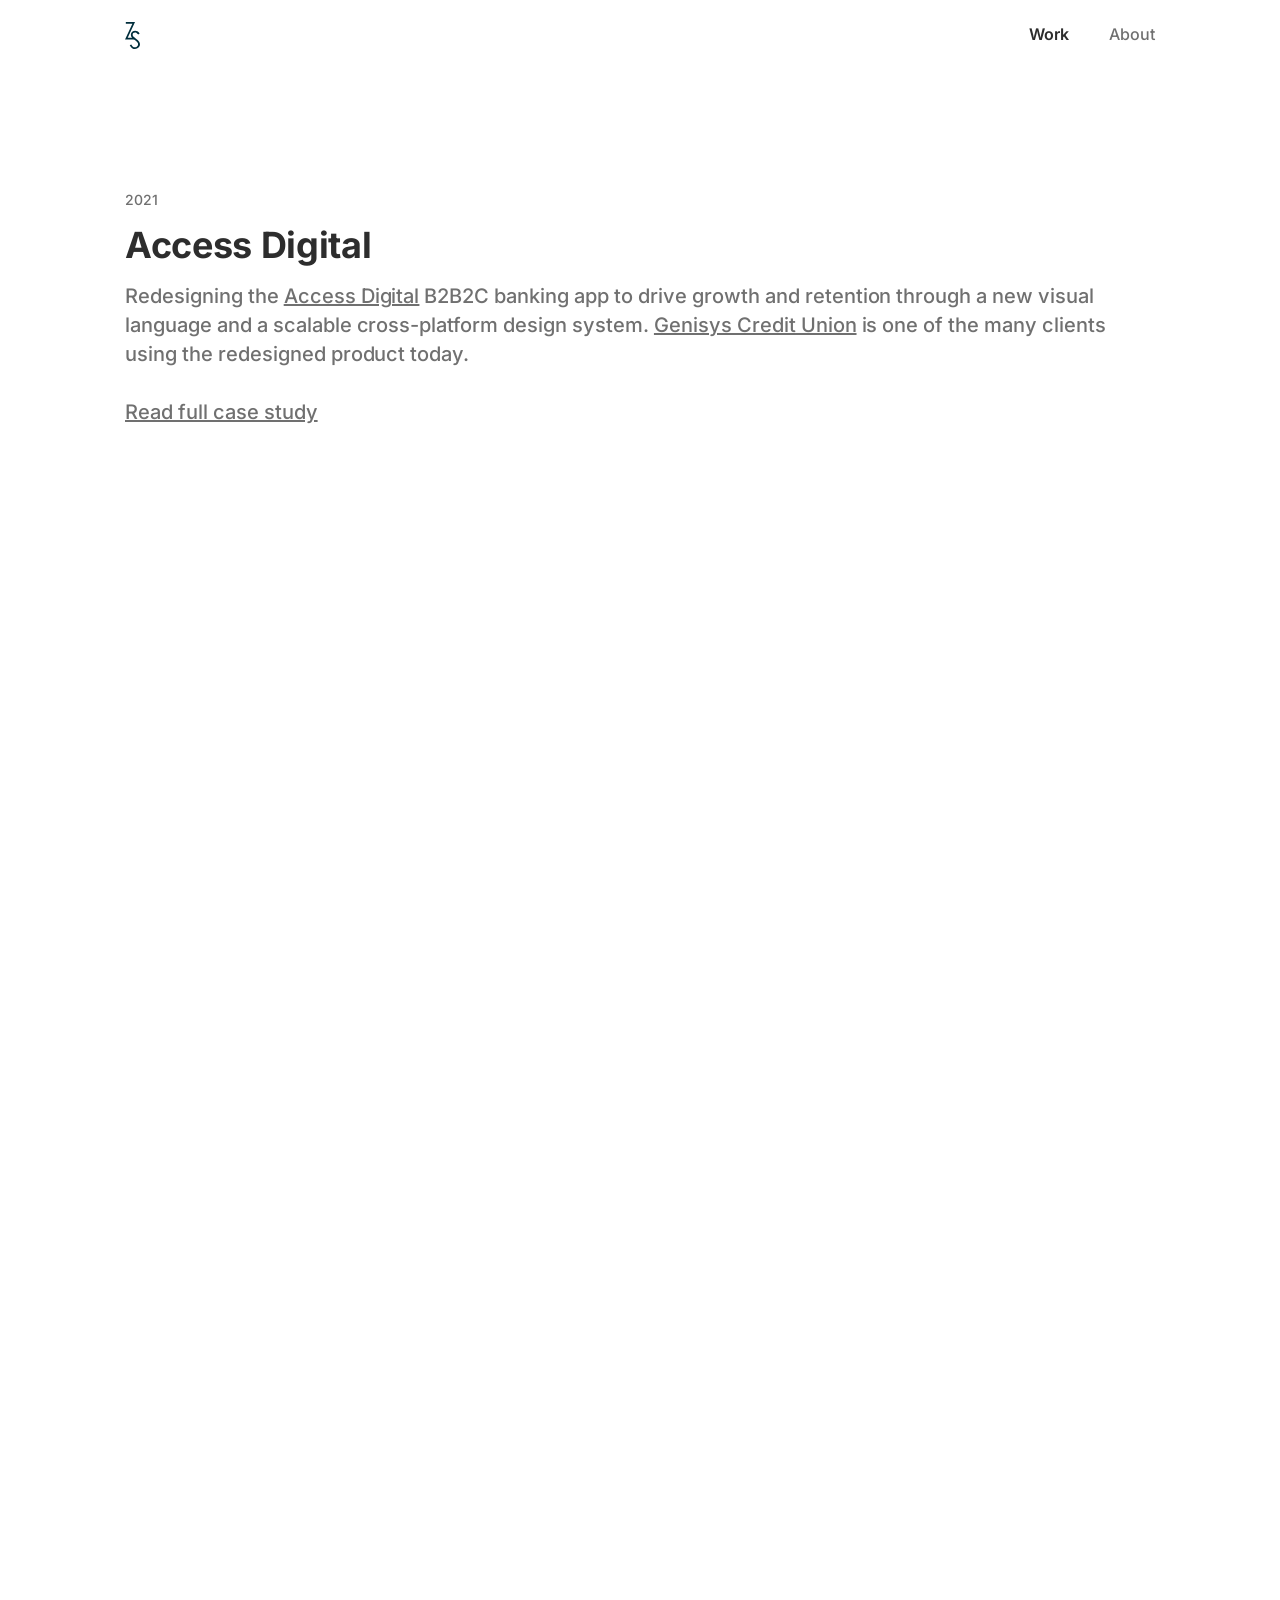
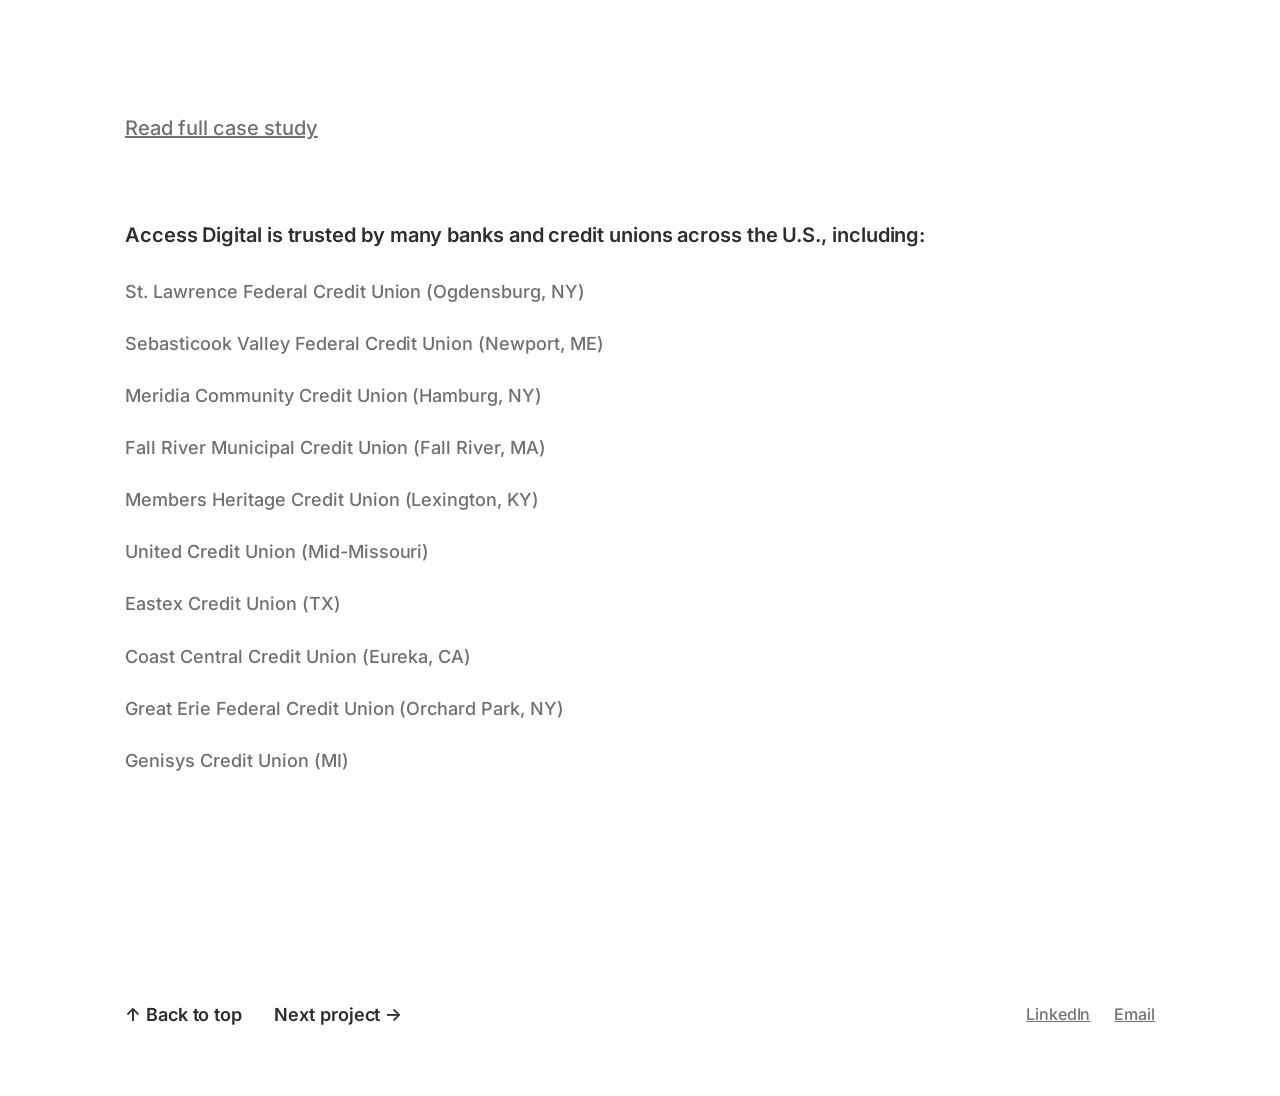
<file: access-digital-short.html>
<!DOCTYPE html>
<html lang="en">

<head>
    <meta charset="UTF-8" />
    <meta name="viewport" content="width=device-width, initial-scale=1.0" />

  <!-- Google Analytics -->
  <script async src="https://www.googletagmanager.com/gtag/js?id=G-SB3TS0MCTQ"></script>
  <script>
    window.dataLayer = window.dataLayer || [];
    function gtag() { dataLayer.push(arguments); }
    gtag("js", new Date());
    gtag("config", "G-SB3TS0MCTQ");
  </script>
    <title>Access Digital — Slava Zhidkov</title>
    <meta name="description"
        content="Access Digital — Redesigning a B2B2C banking app to drive growth and retention." />

<!-- Stylesheets -->
    <link rel="preload" href="assets/fonts/inter-latin.woff2" as="font" type="font/woff2" crossorigin />
    <link rel="stylesheet" href="css/tokens.css" />
    <link rel="stylesheet" href="css/styles.css" />
    <link rel="stylesheet" href="css/project-page.css" />

    <!-- Favicon -->
    <link rel="icon" type="image/svg+xml" href="assets/logo.svg" />
    <link rel="shortcut icon" href="assets/logo.svg" />
</head>

<body>

    <div class="page page--access-short">
        <!-- ═══════════════════════════════════════════════════════════════════
         Header
         ═══════════════════════════════════════════════════════════════════ -->
        <nav class="header" id="header">
            <a href="index.html" class="header__brand">
                <img src="assets/logo.svg" alt="Slava Zhidkov" class="header__logo" />
            </a>
            <div class="header__nav">
                <a href="index.html" class="header__nav-link header__nav-link--active">Work</a>
                <a href="about.html" class="header__nav-link">About</a>
            </div>
        </nav>

        <!-- ═══════════════════════════════════════════════════════════════════
         Hero
         ═══════════════════════════════════════════════════════════════════ -->
        <section class="project-hero reveal" id="hero">
            <span class="project-hero__year">2021</span>
            <h1 class="project-hero__title">Access Digital</h1>
            <p class="project-hero__description">
                Redesigning the
                <a href="https://accesssoftek.com/consumer-banking/" class="project-hero__link" target="_blank"
                    rel="noopener">Access Digital</a>
                B2B2C banking app to drive growth and retention through a new visual language and a scalable
                cross-platform design system.
                <a href="https://www.genisyscu.org/mobile-and-eservices/mobile-banking" class="project-hero__link"
                    target="_blank" rel="noopener">Genisys Credit Union</a>
                is one of the many clients using the redesigned product today.
            </p>
            <a href="access-digital.html" class="project-case-link">Read full case study</a>
        </section>

        <!-- ═══════════════════════════════════════════════════════════════════
         Overview — Videos
         ═══════════════════════════════════════════════════════════════════ -->
        <section class="project-content">
            <div class="project-content__images">
                <video src="assets/ad-03.mp4" class="project-content__slice reveal" autoplay loop muted playsinline
                    aria-label="Access Digital — Final design and account view"></video>
                <video src="assets/ad-06-1.mp4" class="project-content__slice reveal" autoplay loop muted playsinline
                    aria-label="Access Digital — Accounts screen"></video>
                <video src="assets/ad-14.mp4" class="project-content__slice reveal" autoplay loop muted playsinline
                    aria-label="Access Digital — Custom wallpapers"></video>
                <video src="assets/ad-05.mp4" class="project-content__slice reveal" autoplay loop muted playsinline
                    aria-label="Access Digital — Splash screen"></video>
                <video src="assets/ad-15.mp4" class="project-content__slice reveal" autoplay loop muted playsinline
                    aria-label="Access Digital — Brand colors"></video>
            </div>

            <a href="access-digital.html" class="project-case-link reveal">Read full case study</a>

            <!-- Credit Union list -->
            <div class="project-credit-unions reveal">
                <h2 class="project-credit-unions__title">Access Digital is trusted by many banks and credit unions across
                    the U.S., including:</h2>
                <div class="project-credit-unions__list">
                    <p>St. Lawrence Federal Credit Union (Ogdensburg, NY)</p>
                    <p>Sebasticook Valley Federal Credit Union (Newport, ME)</p>
                    <p>Meridia Community Credit Union (Hamburg, NY)</p>
                    <p>Fall River Municipal Credit Union (Fall River, MA)</p>
                    <p>Members Heritage Credit Union (Lexington, KY)</p>
                    <p>United Credit Union (Mid-Missouri)</p>
                    <p>Eastex Credit Union (TX)</p>
                    <p>Coast Central Credit Union (Eureka, CA)</p>
                    <p>Great Erie Federal Credit Union (Orchard Park, NY)</p>
                    <p>Genisys Credit Union (MI)</p>
                </div>
            </div>
        </section>
    </div>

    <!-- ═══════════════════════════════════════════════════════════════════
       Footer
       ═══════════════════════════════════════════════════════════════════ -->
    <footer class="footer footer--project">
        <div class="footer__actions">
            <button class="footer__back-to-top">↑ Back to top</button>
            <a href="mobile-check-deposit.html" class="footer__next">Next project <span class="footer__next-arrow" aria-hidden="true">↑</span></a>
        </div>
        <nav class="footer__links">
            <a href="https://www.linkedin.com/in/slavazhidkov/" class="footer__link" target="_blank"
                rel="noopener">LinkedIn</a>
            <a href="mailto:slastradamus@gmail.com" class="footer__link">Email</a>
        </nav>
    </footer>

    <!-- JavaScript -->
    <script src="js/main.js"></script>
</body>

</html>
</file>
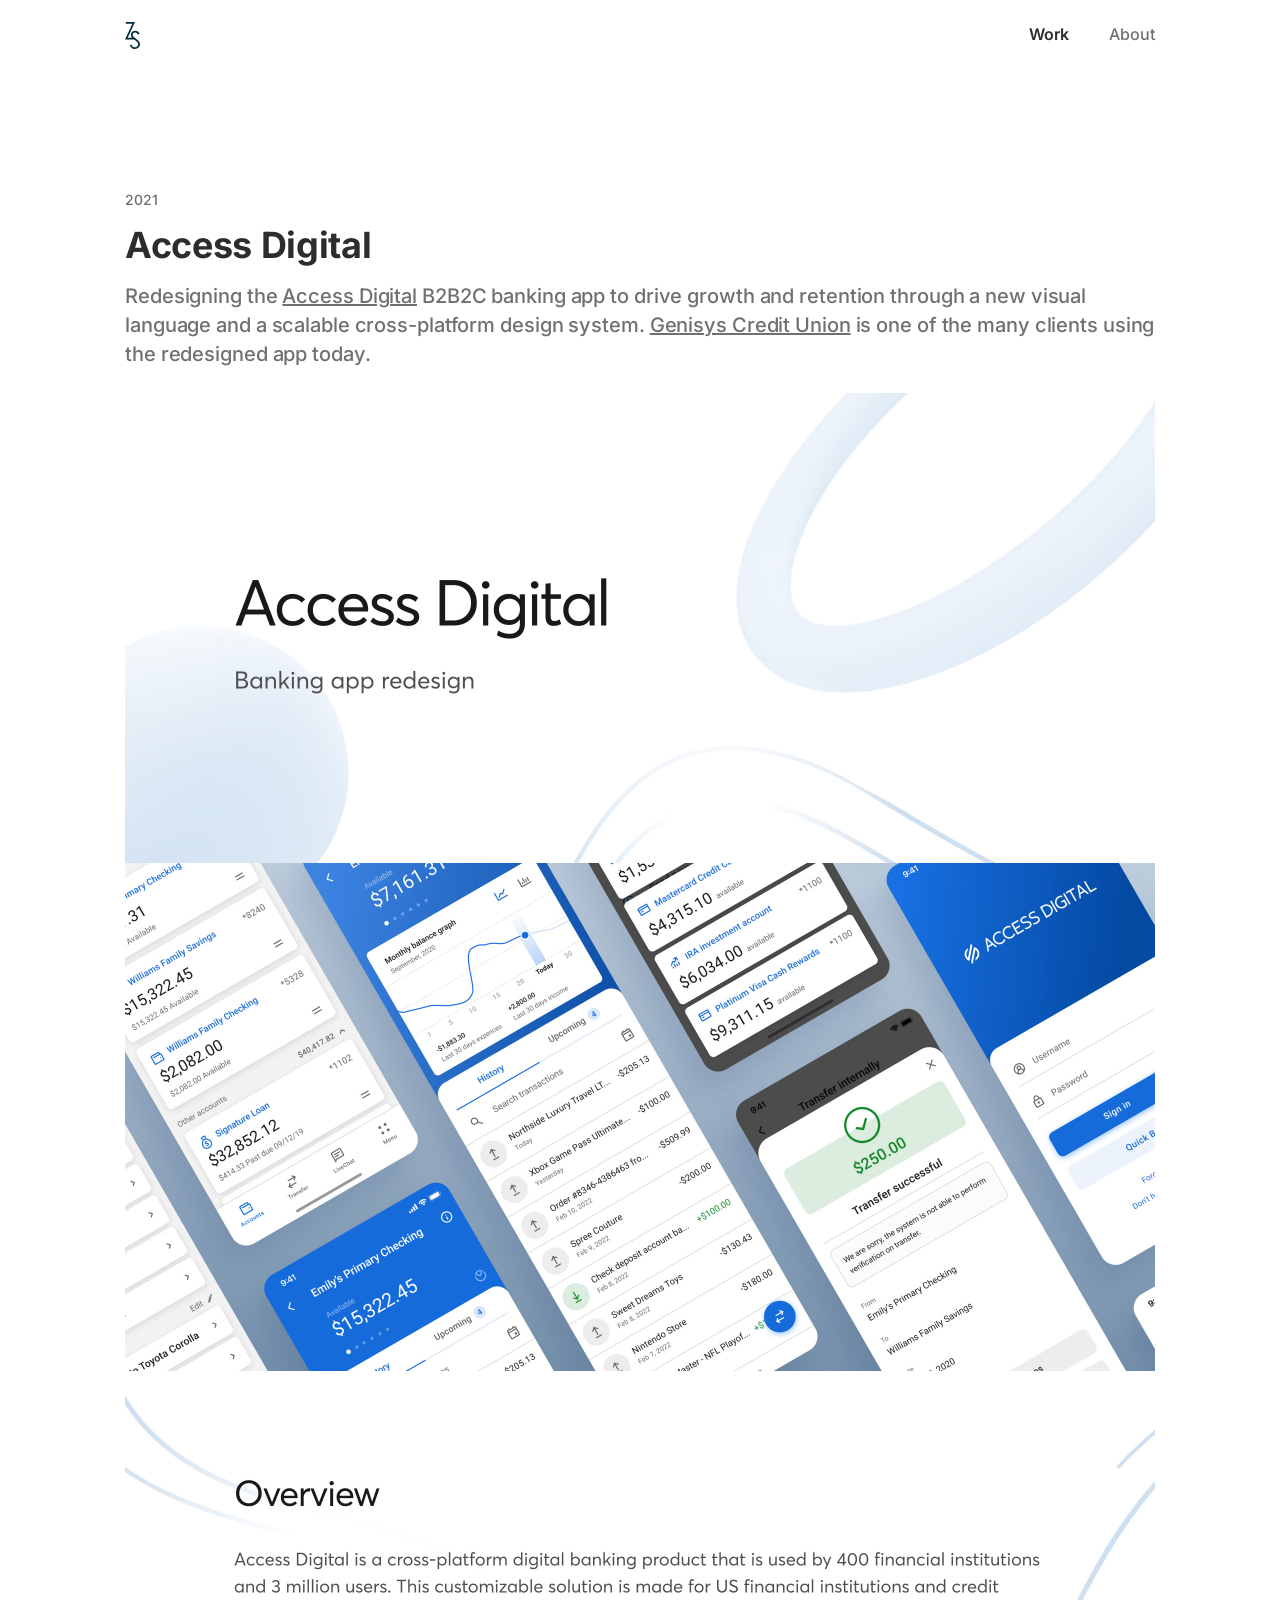
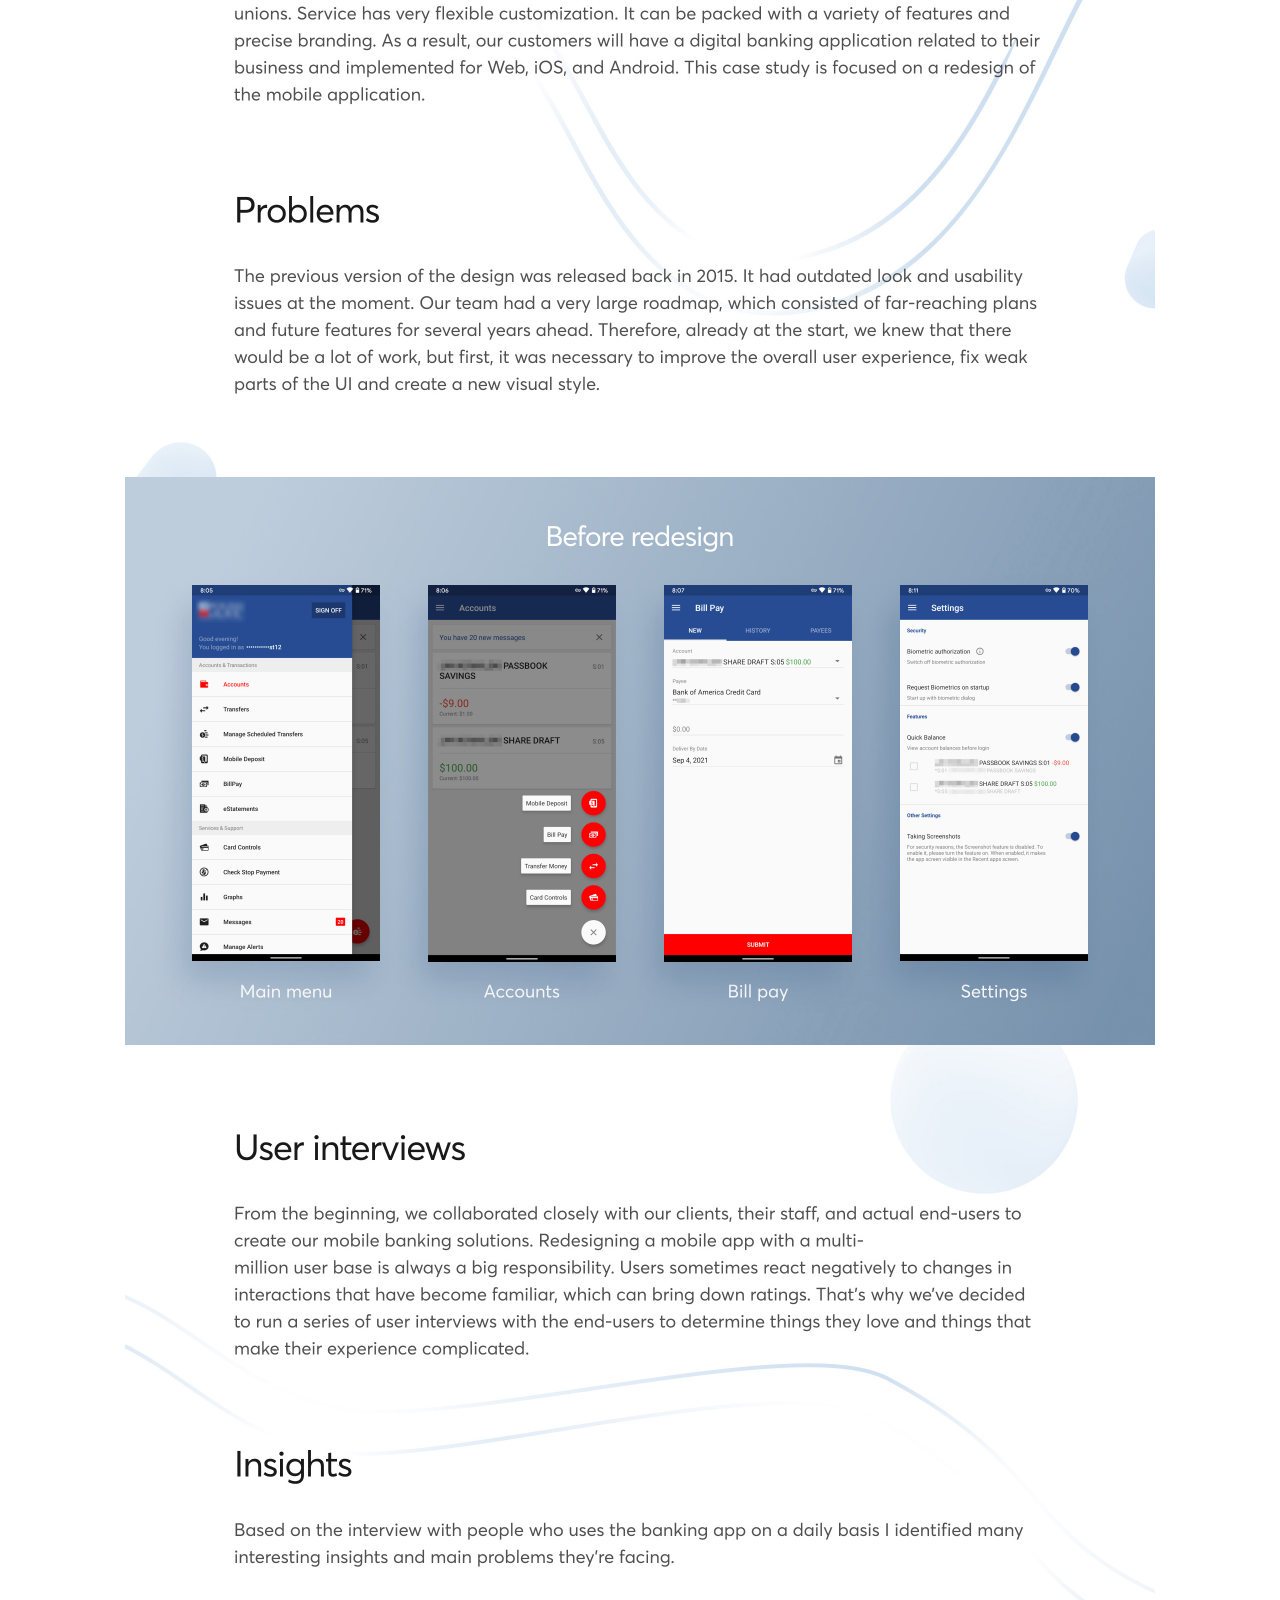
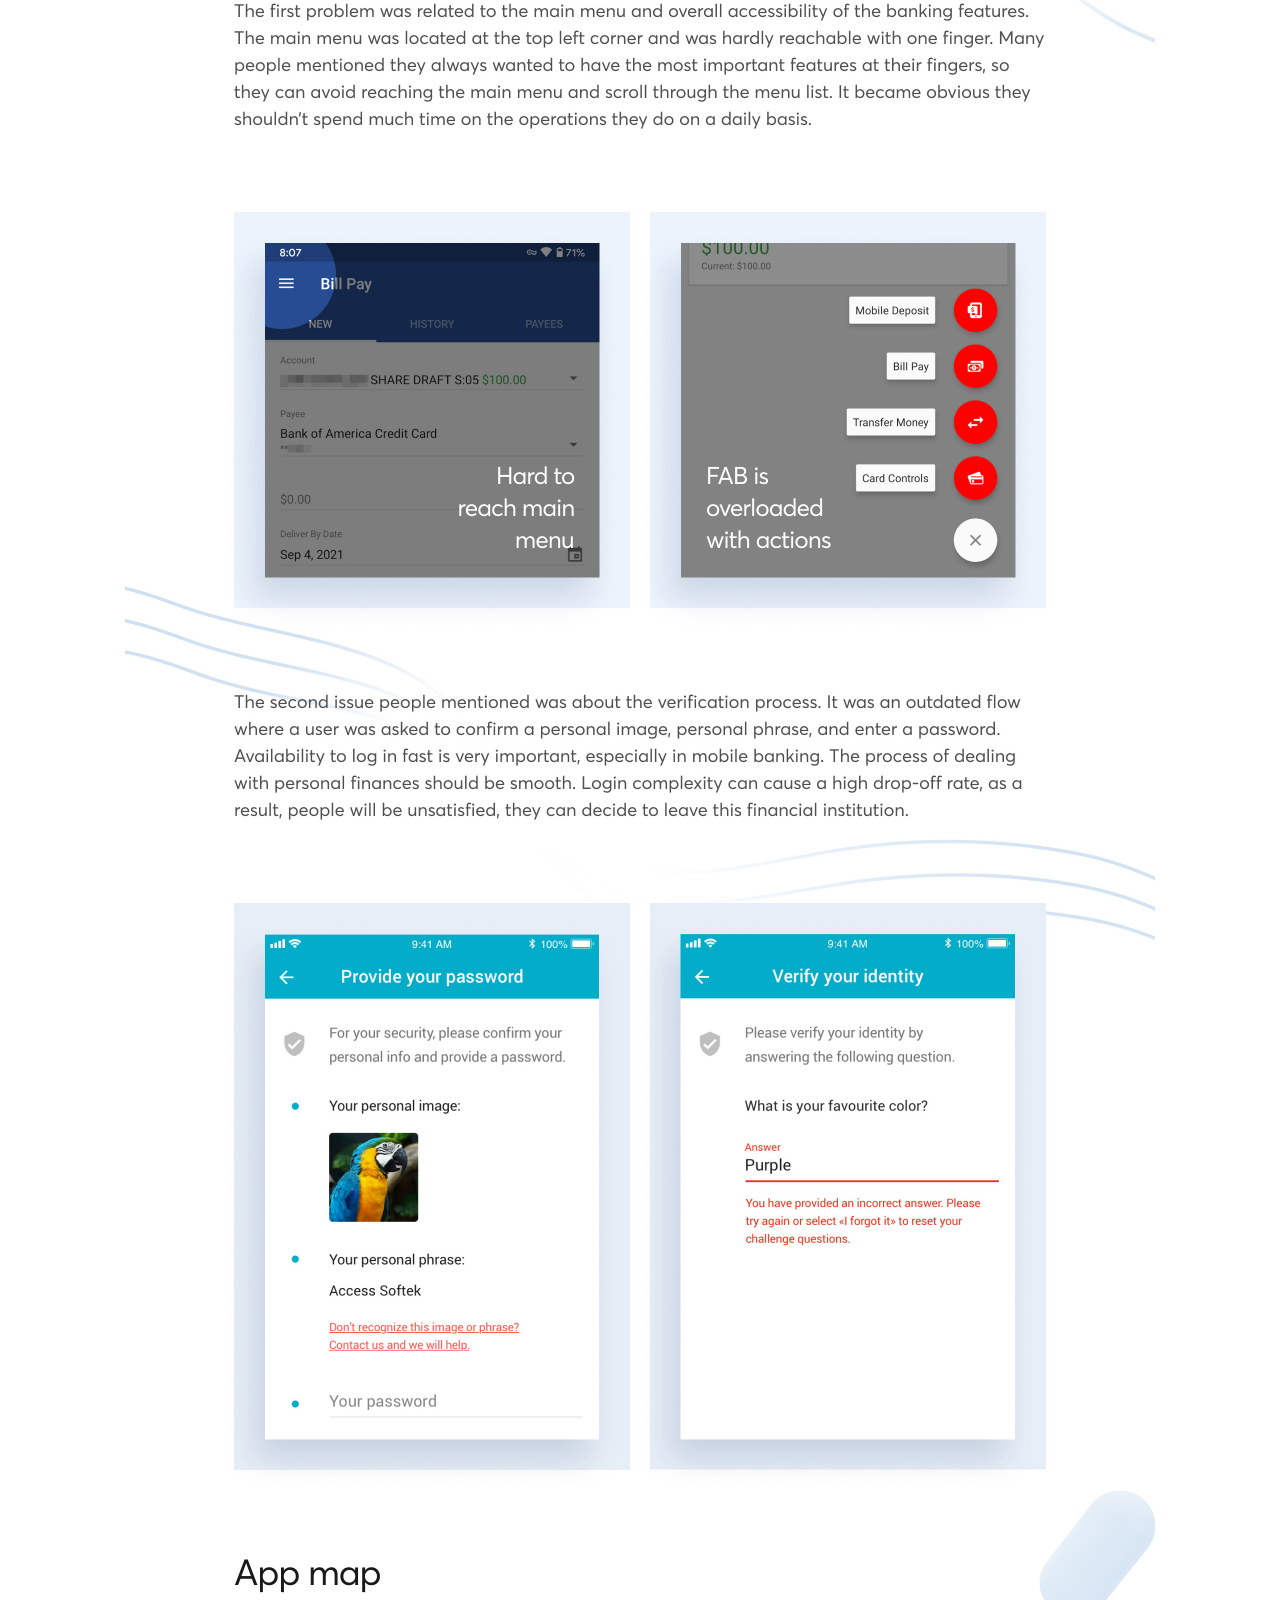
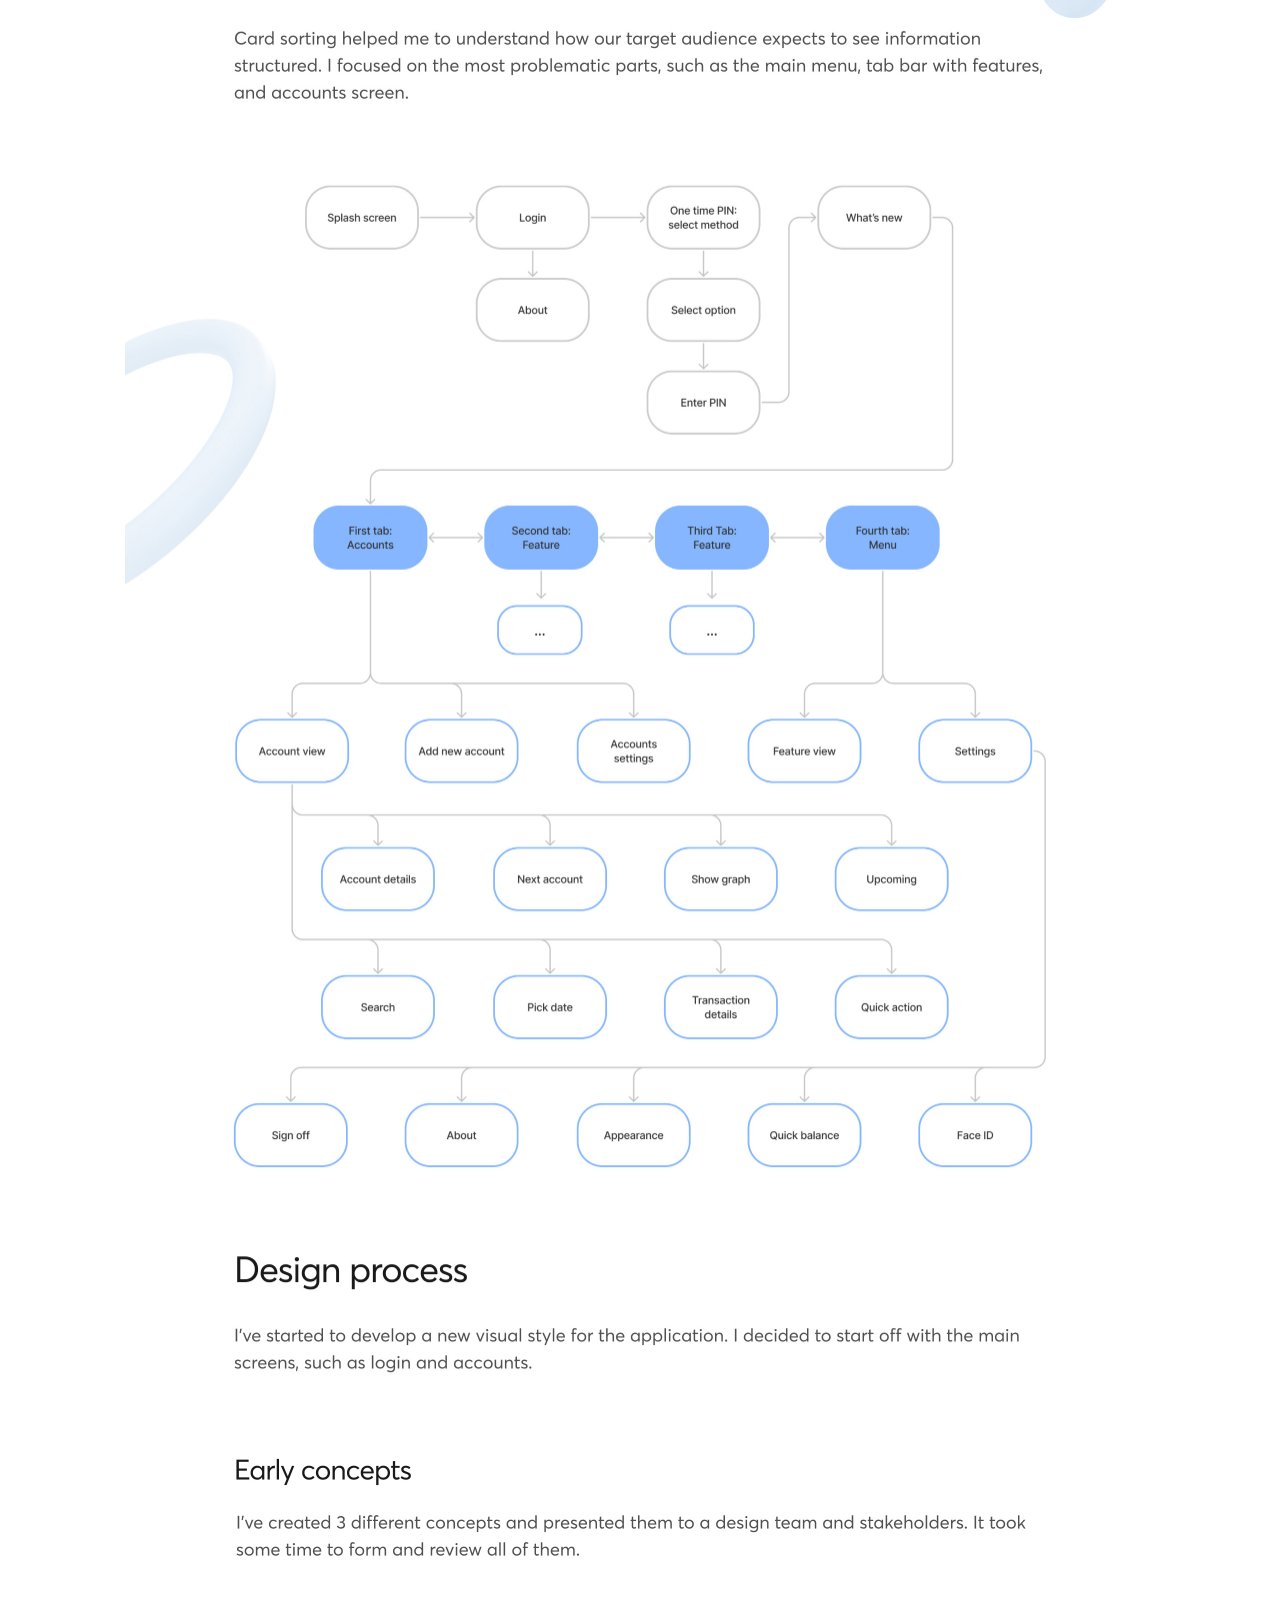
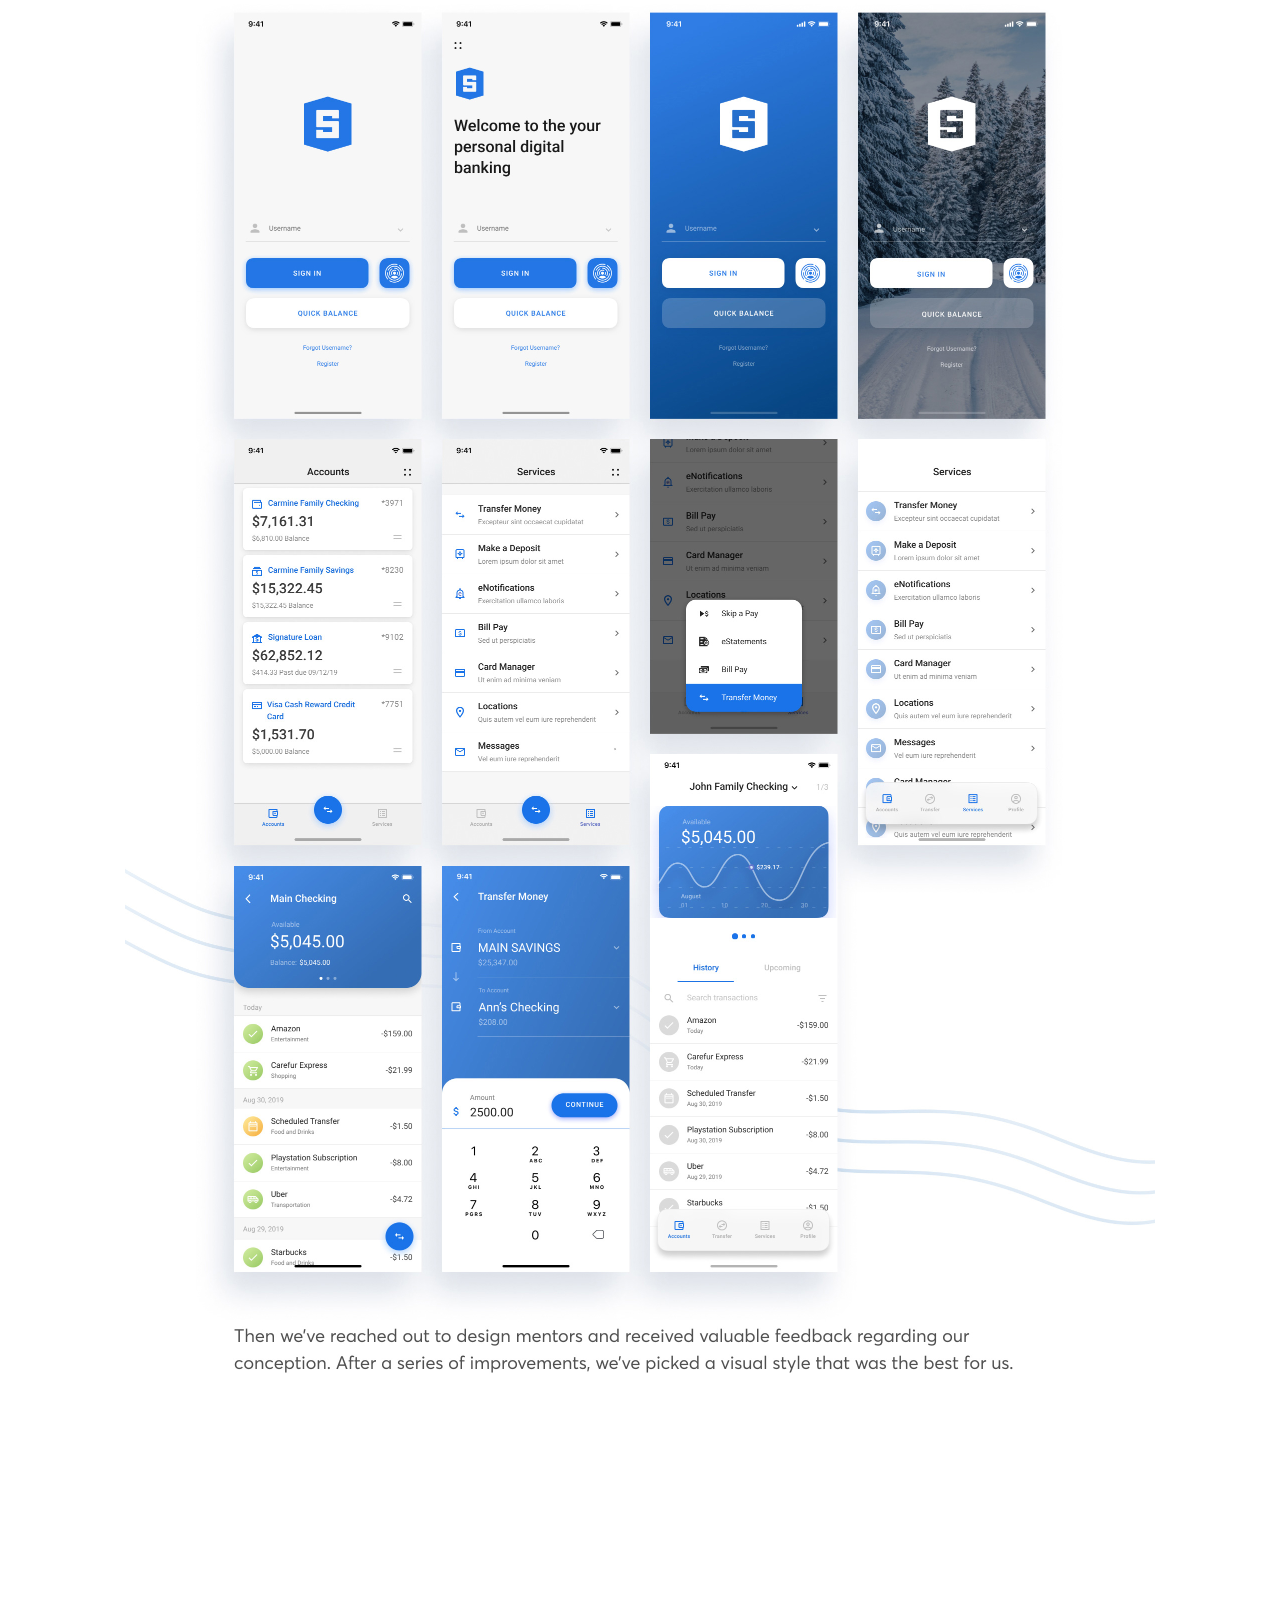
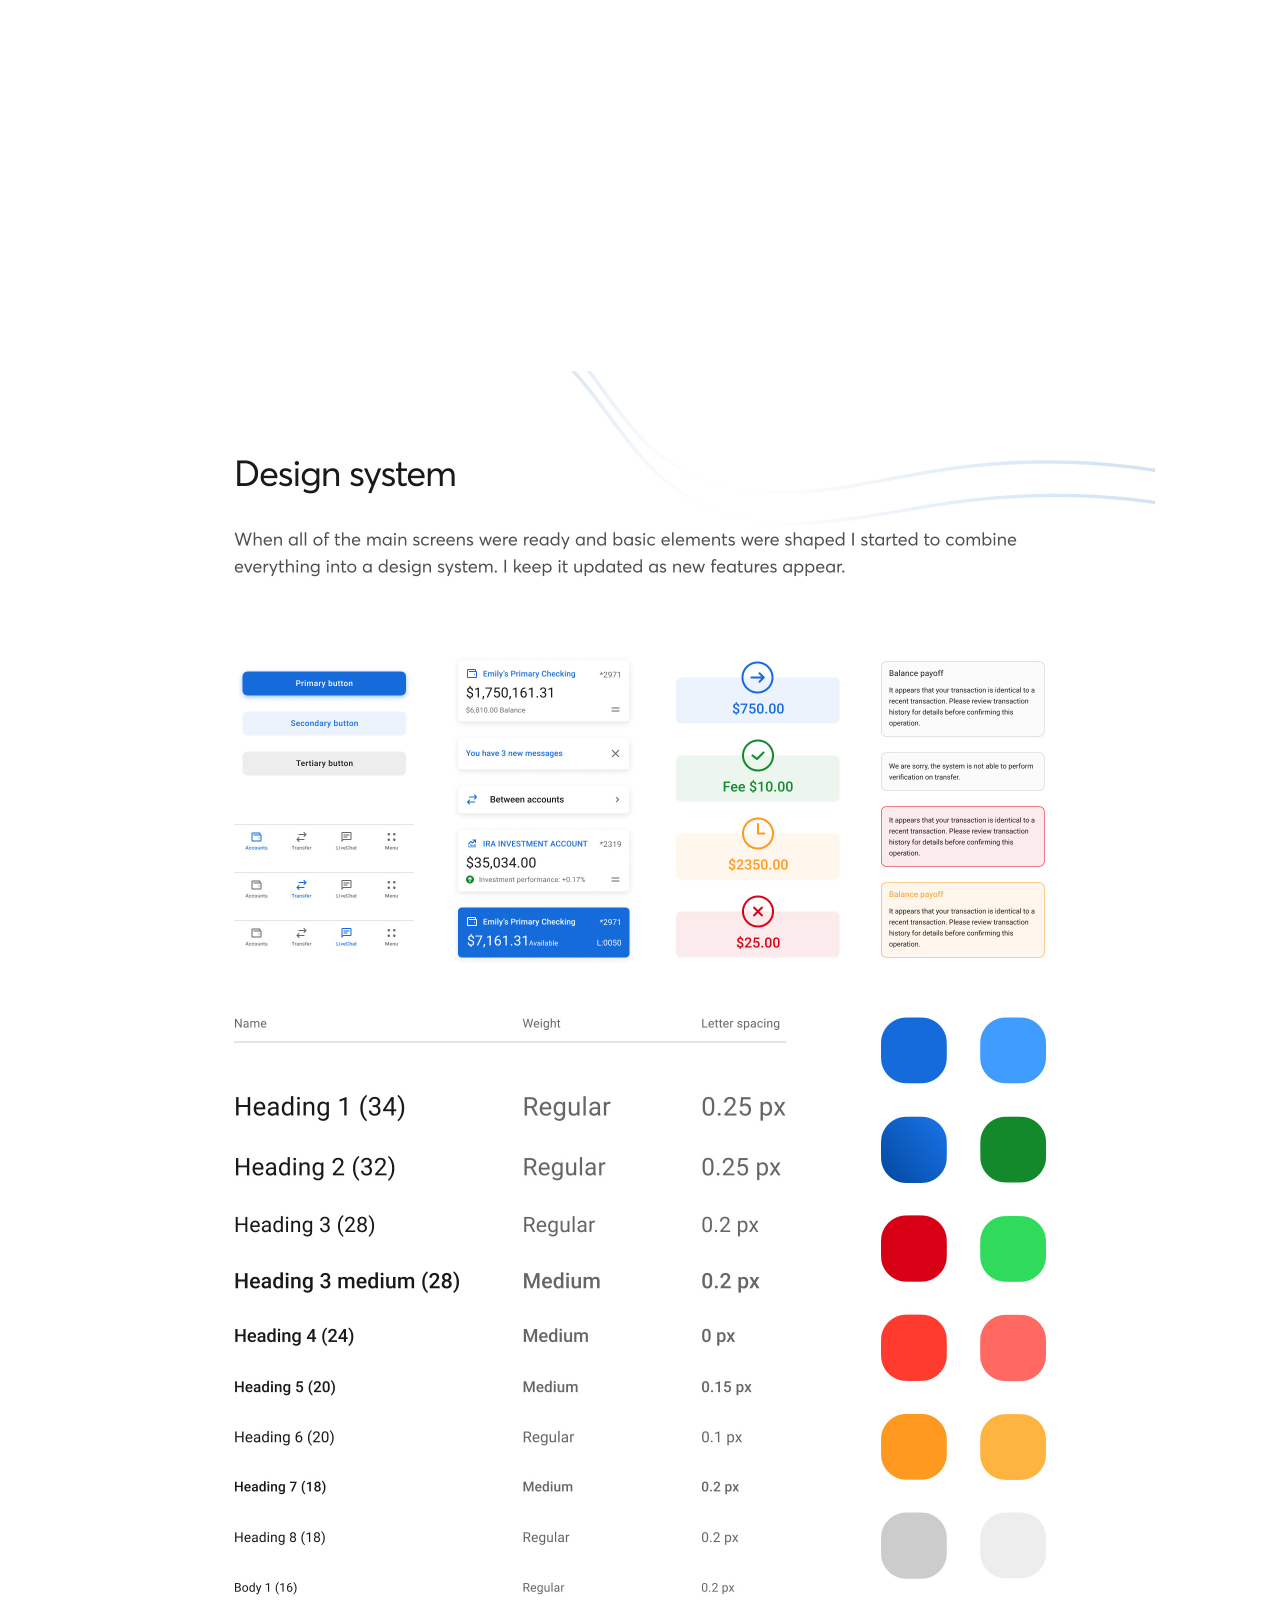
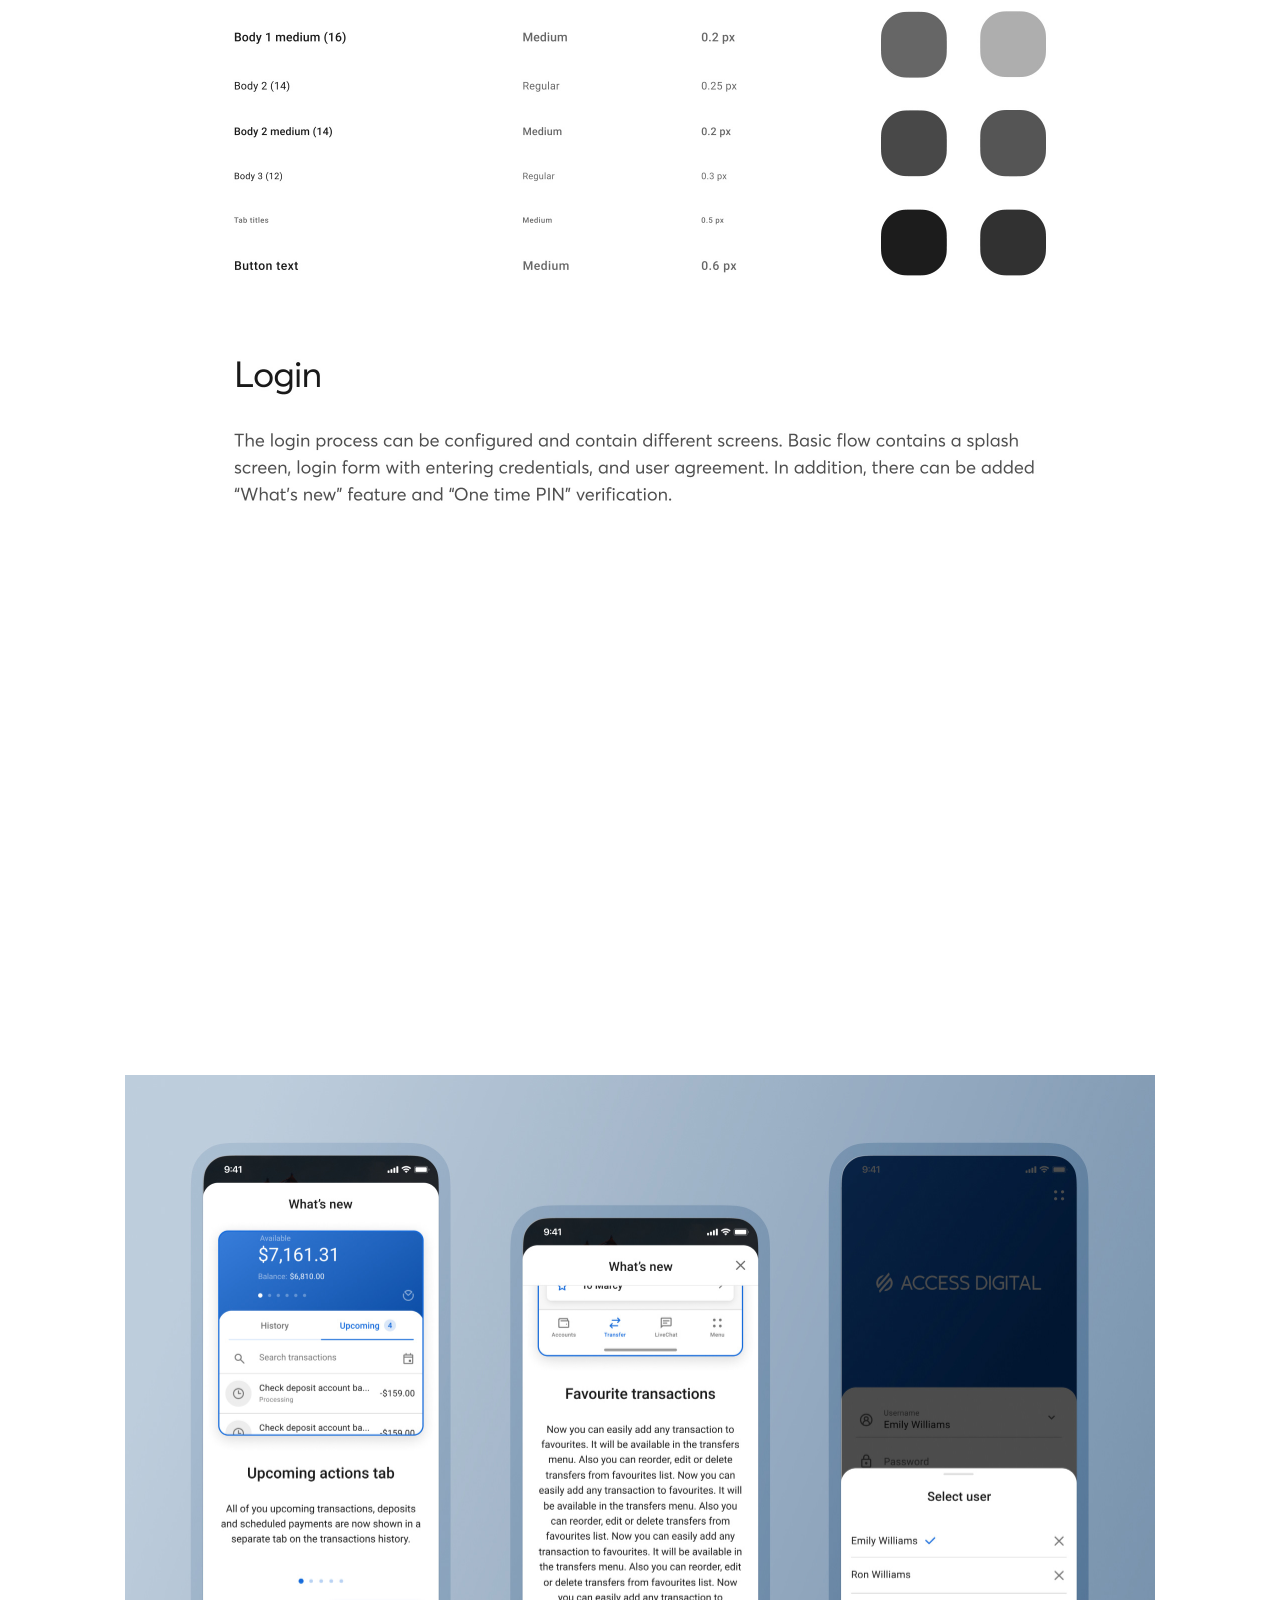
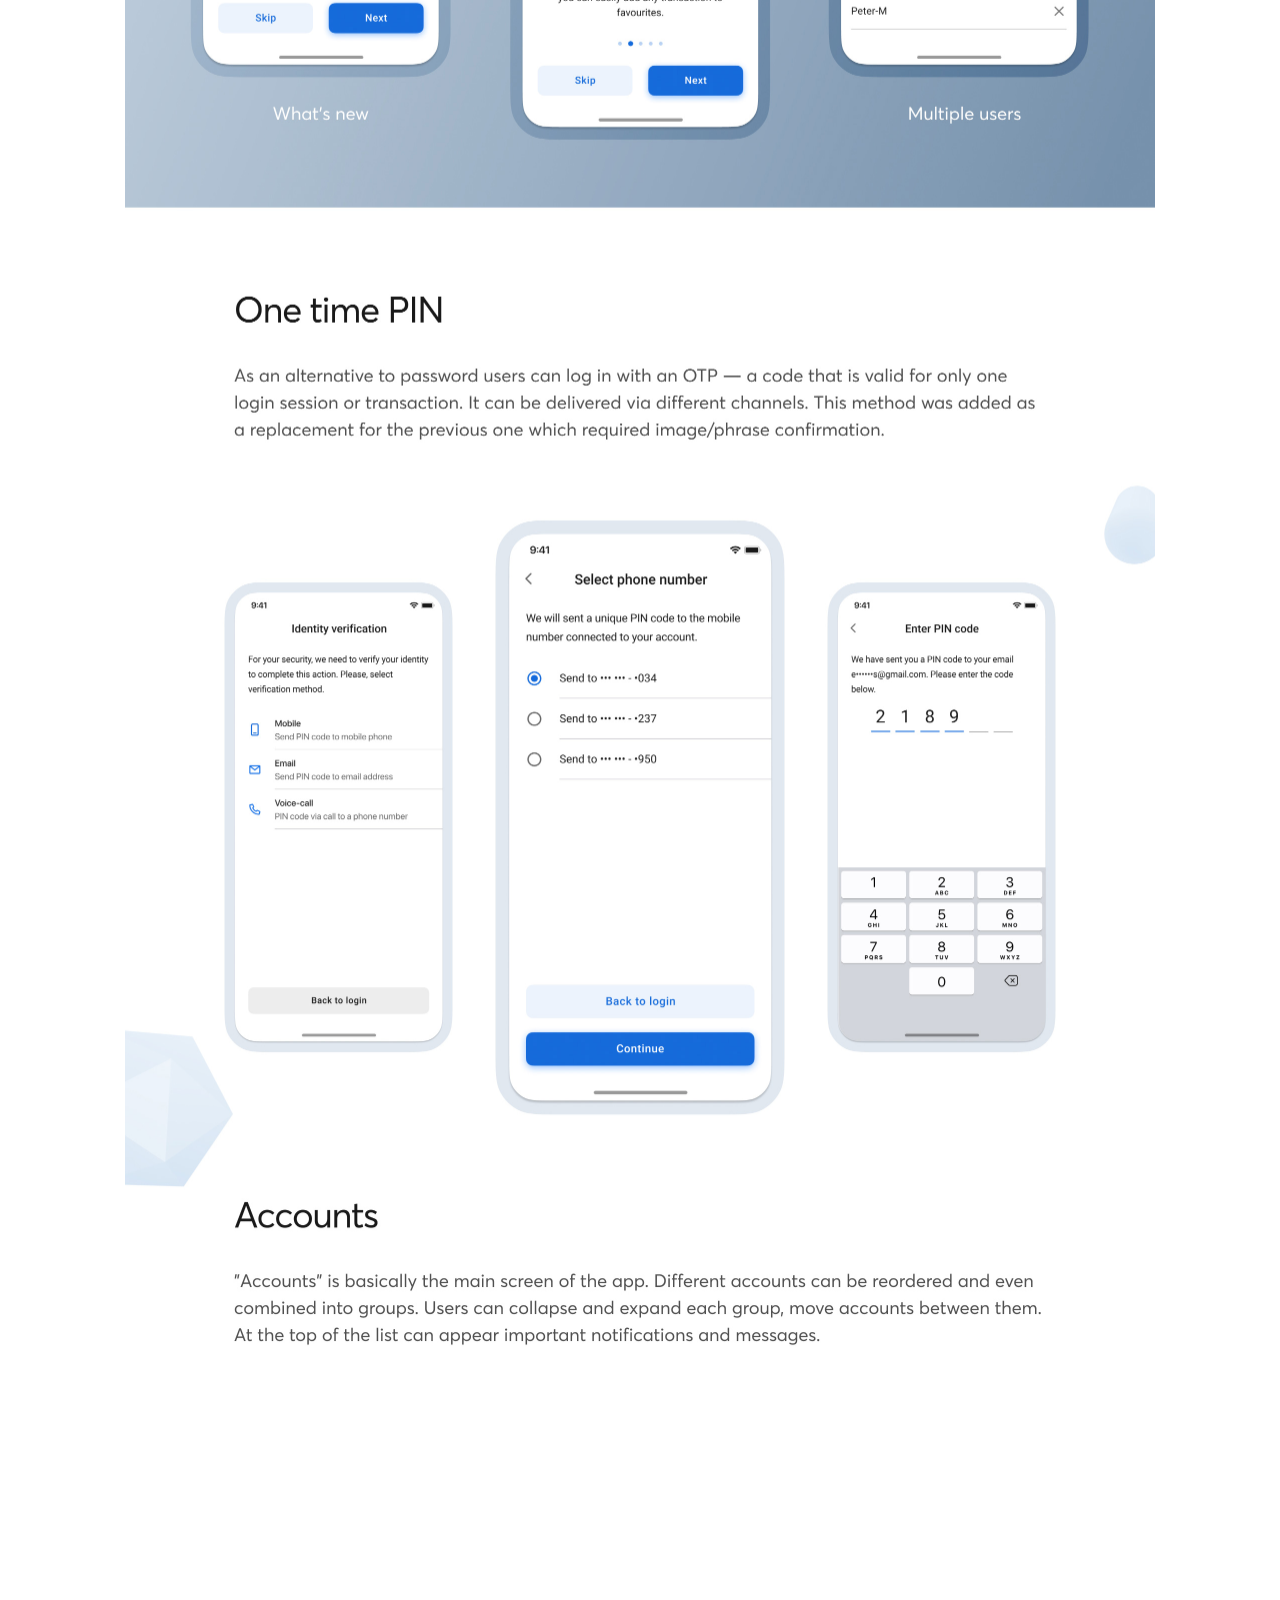
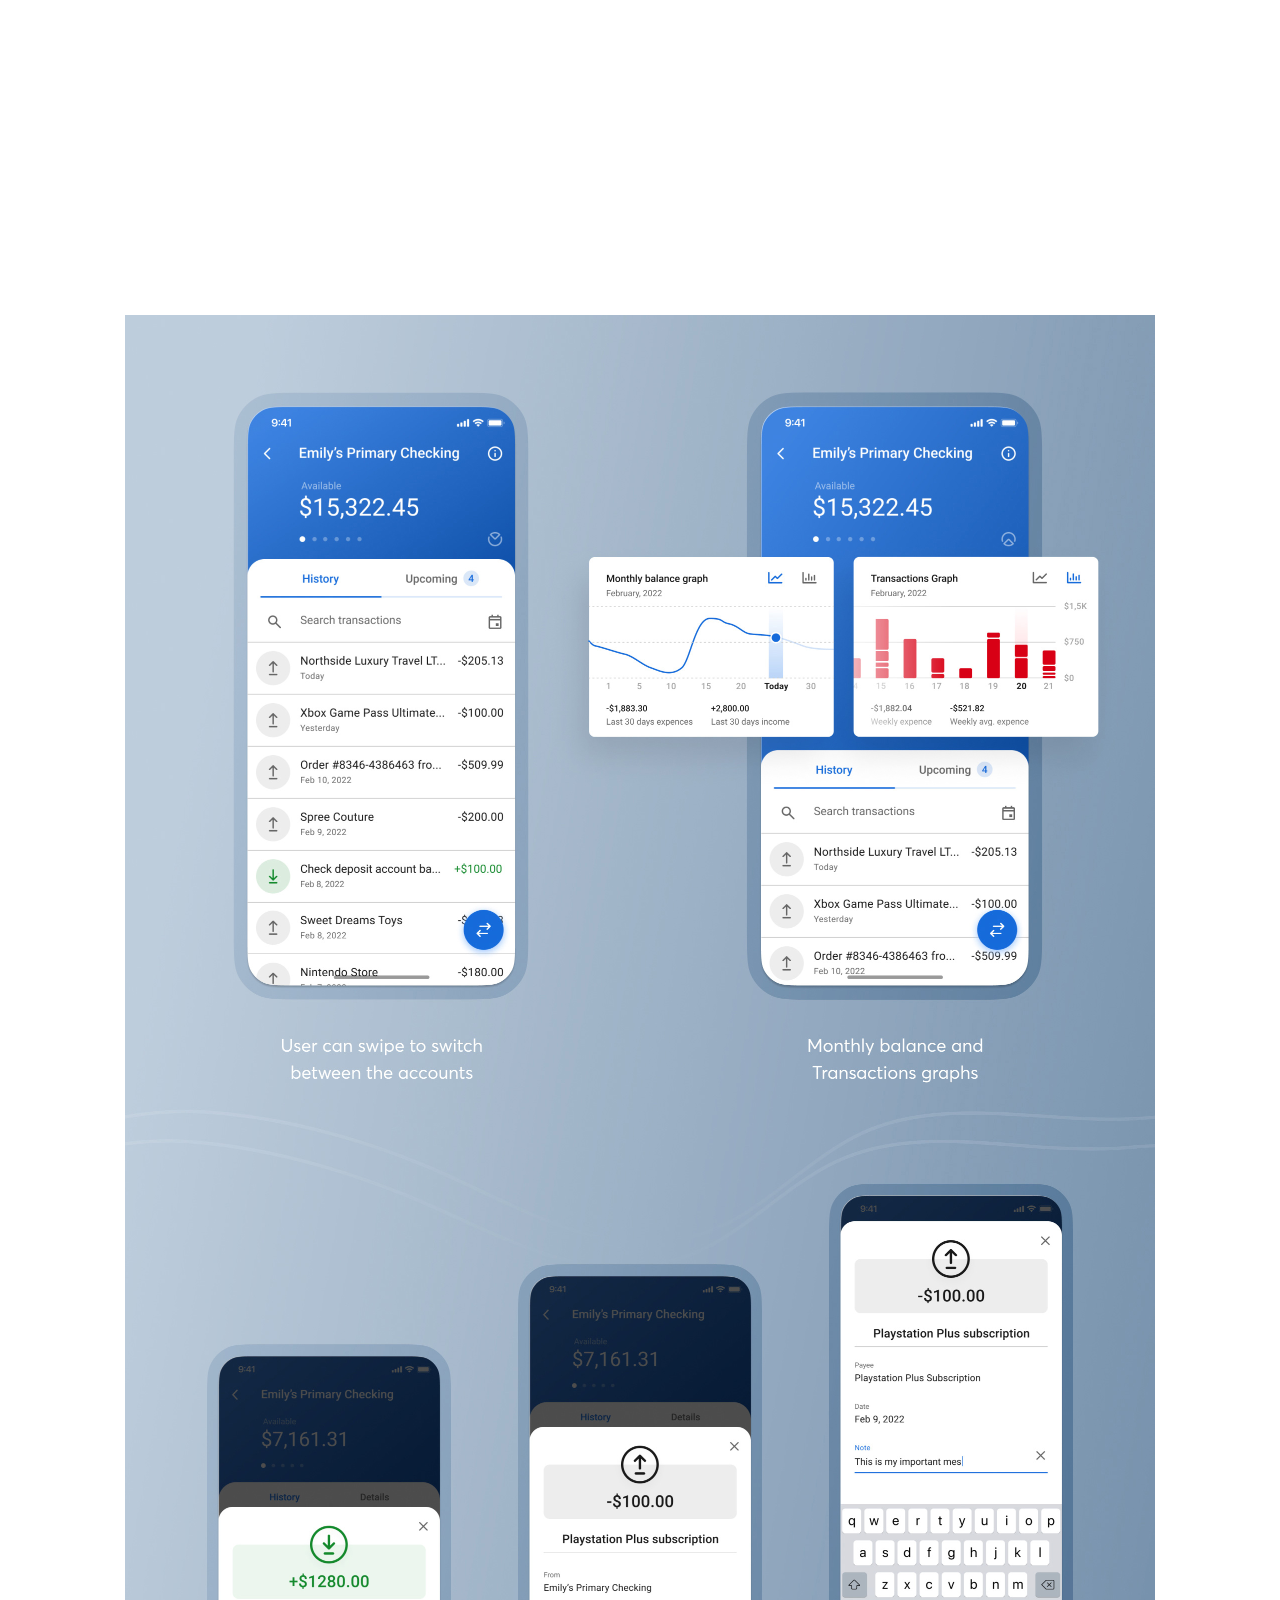
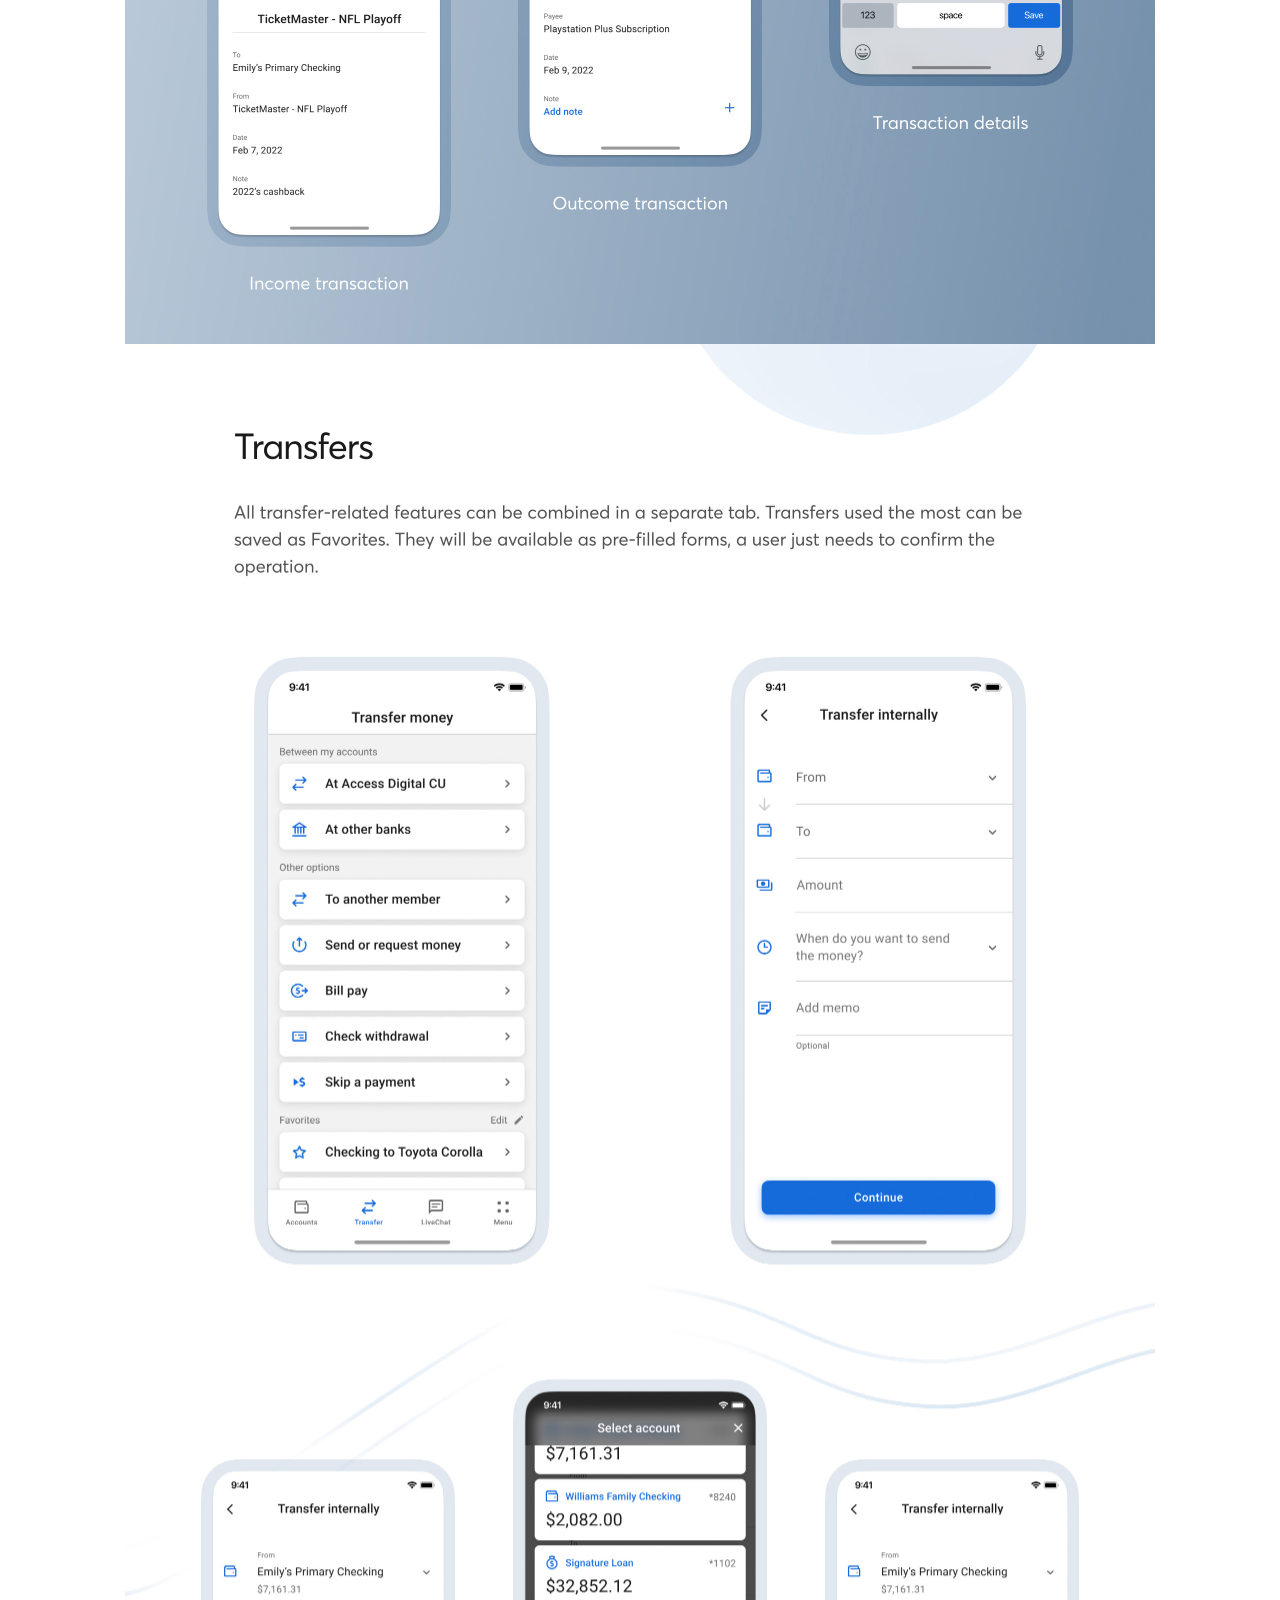
<file: access-digital.html>
<!DOCTYPE html>
<html lang="en">

<head>
    <meta charset="UTF-8" />
    <meta name="viewport" content="width=device-width, initial-scale=1.0" />

  <!-- Google Analytics -->
  <script async src="https://www.googletagmanager.com/gtag/js?id=G-SB3TS0MCTQ"></script>
  <script>
    window.dataLayer = window.dataLayer || [];
    function gtag() { dataLayer.push(arguments); }
    gtag("js", new Date());
    gtag("config", "G-SB3TS0MCTQ");
  </script>
    <title>Access Digital — Slava Zhidkov</title>
    <meta name="description"
        content="Case study: Access Digital — Redesigning a B2B2C banking app to drive growth and retention." />

<!-- Stylesheets -->
    <link rel="preload" href="assets/fonts/inter-latin.woff2" as="font" type="font/woff2" crossorigin />
    <link rel="stylesheet" href="css/tokens.css" />
    <link rel="stylesheet" href="css/styles.css" />
    <link rel="stylesheet" href="css/project-page.css" />

    <!-- Favicon -->
    <link rel="icon" type="image/svg+xml" href="assets/logo.svg" />
    <link rel="shortcut icon" href="assets/logo.svg" />
</head>

<body>

    <div class="page">
        <!-- ═══════════════════════════════════════════════════════════════════
         Header
         ═══════════════════════════════════════════════════════════════════ -->
        <nav class="header" id="header">
            <a href="index.html" class="header__brand">
                <img src="assets/logo.svg" alt="Slava Zhidkov" class="header__logo" />
            </a>
            <div class="header__nav">
                <a href="index.html" class="header__nav-link header__nav-link--active">Work</a>
                <a href="about.html" class="header__nav-link">About</a>
            </div>
        </nav>

        <!-- ═══════════════════════════════════════════════════════════════════
         Hero
         ═══════════════════════════════════════════════════════════════════ -->
        <section class="project-hero reveal" id="hero">
            <span class="project-hero__year">2021</span>
            <h1 class="project-hero__title">Access Digital</h1>
            <p class="project-hero__description">
                Redesigning the
                <a href="https://accesssoftek.com/consumer-banking/" class="project-hero__link" target="_blank"
                    rel="noopener">Access Digital</a>
                B2B2C banking app to drive growth and retention through a new visual language and a scalable
                cross-platform design system.
                <a href="https://www.genisyscu.org/mobile-and-eservices/mobile-banking" class="project-hero__link"
                    target="_blank" rel="noopener">Genisys Credit Union</a>
                is one of the many clients using the redesigned app today.
            </p>
        </section>

        <!-- ═══════════════════════════════════════════════════════════════════
         Case Study Content — Image Slices
         ═══════════════════════════════════════════════════════════════════ -->
        <section class="project-content">
            <div class="project-content__images">
                <img src="assets/ad-01-cut01.png" alt="Access Digital" class="project-content__slice reveal" loading="lazy" />
                <img src="assets/ad-01-cut02.png" alt="Access Digital" class="project-content__slice reveal" loading="lazy" />
                <img src="assets/ad-02-cut01.png" alt="Access Digital" class="project-content__slice reveal" loading="lazy" />
                <img src="assets/ad-02-cut02.png" alt="Access Digital" class="project-content__slice reveal" loading="lazy" />
                <img src="assets/ad-02-cut03.png" alt="Access Digital" class="project-content__slice reveal" loading="lazy" />
                <video src="assets/ad-03.mp4" class="project-content__slice reveal" autoplay loop muted playsinline
                    loading="lazy"></video>
                <img src="assets/ad-06.png" alt="Access Digital" class="project-content__slice reveal" loading="lazy" />
                <video src="assets/ad-05.mp4" class="project-content__slice reveal" autoplay loop muted playsinline
                    loading="lazy"></video>
                <img src="assets/ad-07.png" alt="Access Digital" class="project-content__slice reveal" loading="lazy" />
                <video src="assets/ad-06-1.mp4" class="project-content__slice reveal" autoplay loop muted playsinline
                    loading="lazy"></video>
                <img src="assets/ad-07-cut01.png" alt="Access Digital" class="project-content__slice reveal" loading="lazy" />
                <img src="assets/ad-07-cut02.png" alt="Access Digital" class="project-content__slice reveal" loading="lazy" />
                <video src="assets/ad-08.mp4" class="project-content__slice reveal" autoplay loop muted playsinline
                    loading="lazy"></video>
                <img src="assets/ad-10.png" alt="Access Digital" class="project-content__slice reveal" loading="lazy" />
                <video src="assets/ad-10.mp4" class="project-content__slice reveal" autoplay loop muted playsinline
                    loading="lazy"></video>
                <img src="assets/ad-11.png" alt="Access Digital" class="project-content__slice reveal" loading="lazy" />
                <video src="assets/ad-12.mp4" class="project-content__slice reveal" autoplay loop muted playsinline
                    loading="lazy"></video>
                <img src="assets/ad-13-cut01.png" alt="Access Digital" class="project-content__slice reveal" loading="lazy" />
                <img src="assets/ad-13-cut02.png" alt="Access Digital" class="project-content__slice reveal" loading="lazy" />
                <video src="assets/ad-14.mp4" class="project-content__slice reveal" autoplay loop muted playsinline
                    loading="lazy"></video>
                <video src="assets/ad-15.mp4" class="project-content__slice reveal" autoplay loop muted playsinline
                    loading="lazy"></video>
                <img src="assets/ad-16.png" alt="Access Digital" class="project-content__slice reveal" loading="lazy" />
                <video src="assets/ad-17.mp4" class="project-content__slice reveal" autoplay loop muted playsinline
                    loading="lazy"></video>
                <img src="assets/ad-18.png" alt="Access Digital" class="project-content__slice reveal" loading="lazy" />
            </div>

            <!-- Credit Union list -->
            <div class="project-credit-unions reveal">
                <h2 class="project-credit-unions__title">Access Digital is trusted by many banks and credit unions across the
                    U.S., including:</h2>
                <div class="project-credit-unions__list">
                    <p>St. Lawrence Federal Credit Union (Ogdensburg, NY)</p>
                    <p>Sebasticook Valley Federal Credit Union (Newport, ME)</p>
                    <p>Meridia Community Credit Union (Hamburg, NY)</p>
                    <p>Fall River Municipal Credit Union (Fall River, MA)</p>
                    <p>Members Heritage Credit Union (Lexington, KY)</p>
                    <p>United Credit Union (Mid-Missouri)</p>
                    <p>Eastex Credit Union (TX)</p>
                    <p>Coast Central Credit Union (Eureka, CA)</p>
                    <p>Great Erie Federal Credit Union (Orchard Park, NY)</p>
                    <p>Genisys Credit Union (MI)</p>
                </div>
            </div>
        </section>
    </div>

    <!-- ═══════════════════════════════════════════════════════════════════
       Footer
       ═══════════════════════════════════════════════════════════════════ -->
    <footer class="footer footer--project">
        <div class="footer__actions">
            <button class="footer__back-to-top">↑ Back to top</button>
            <a href="mobile-check-deposit.html" class="footer__next">Next project <span class="footer__next-arrow" aria-hidden="true">↑</span></a>
        </div>
        <nav class="footer__links">
            <a href="https://www.linkedin.com/in/slavazhidkov/" class="footer__link" target="_blank"
                rel="noopener">LinkedIn</a>
            <a href="mailto:slastradamus@gmail.com" class="footer__link">Email</a>
        </nav>
    </footer>

    <!-- JavaScript -->
    <script src="js/main.js"></script>
</body>

</html>
</file>
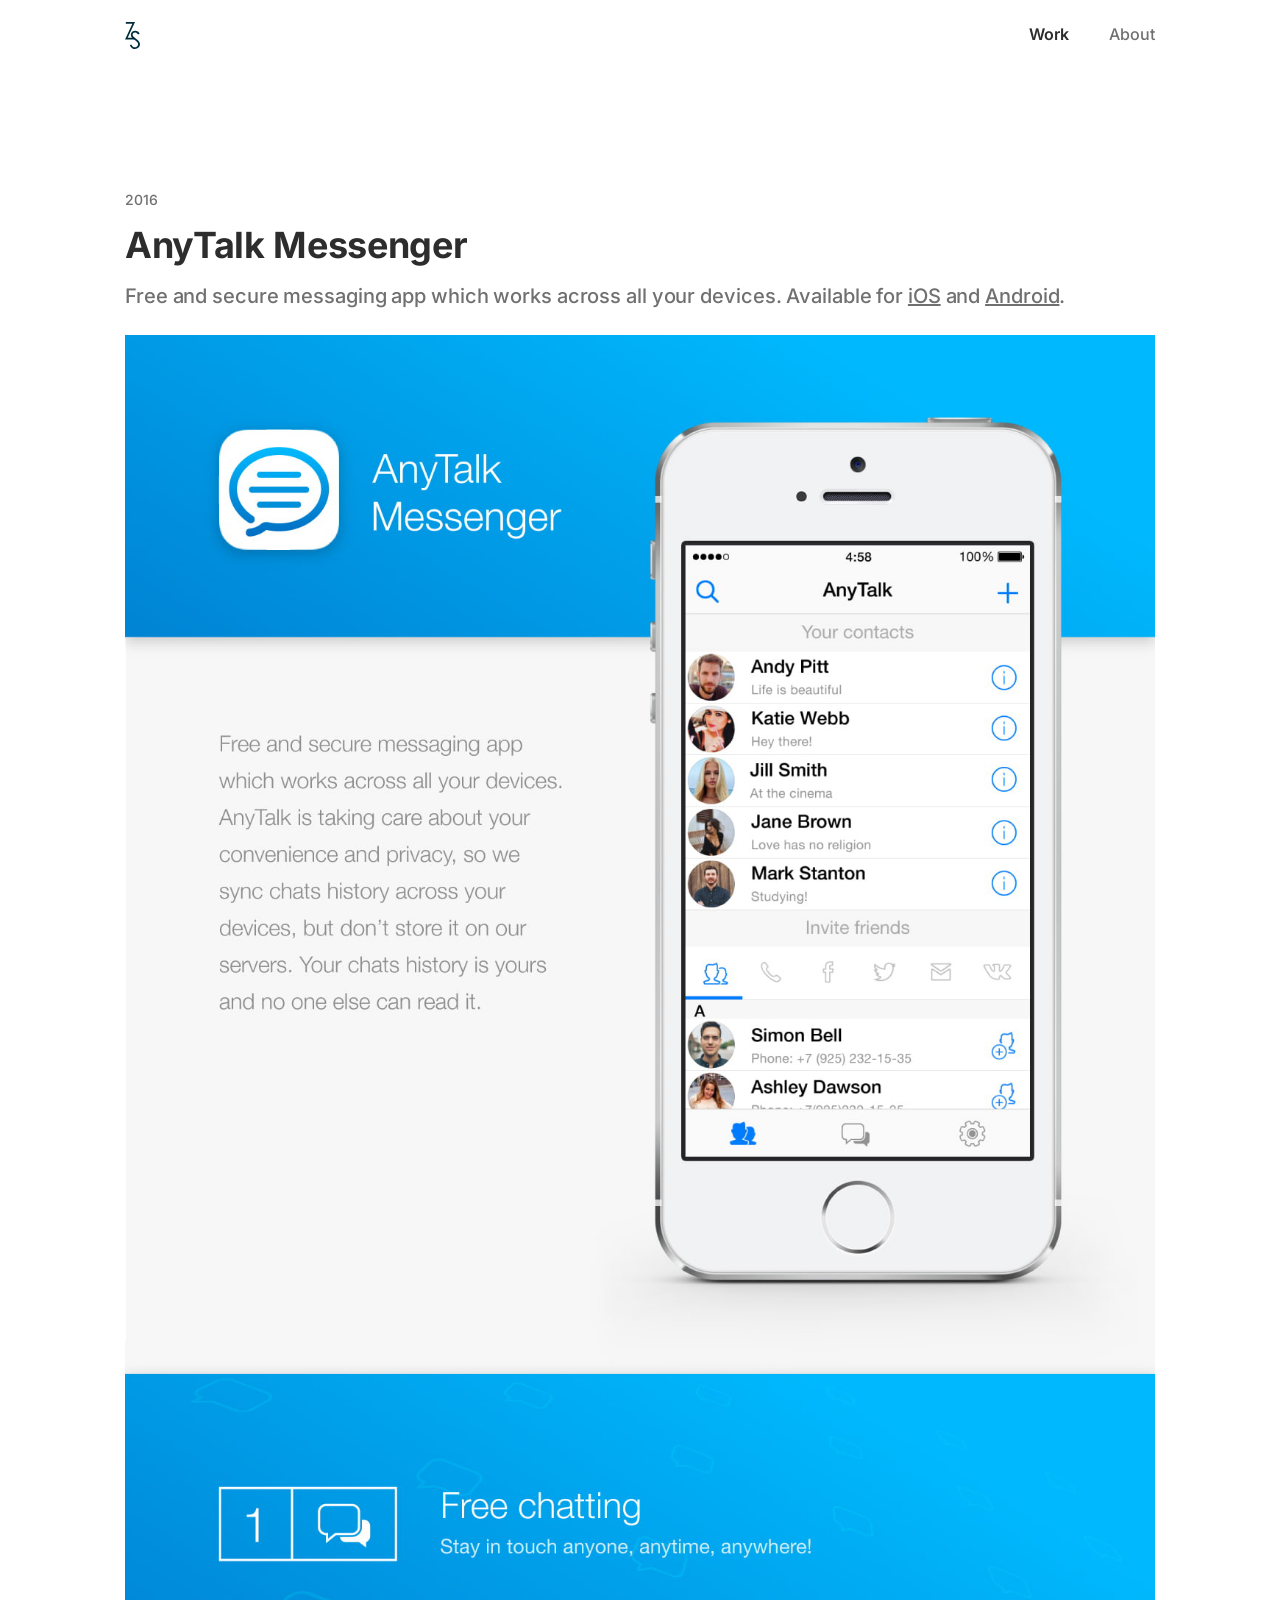
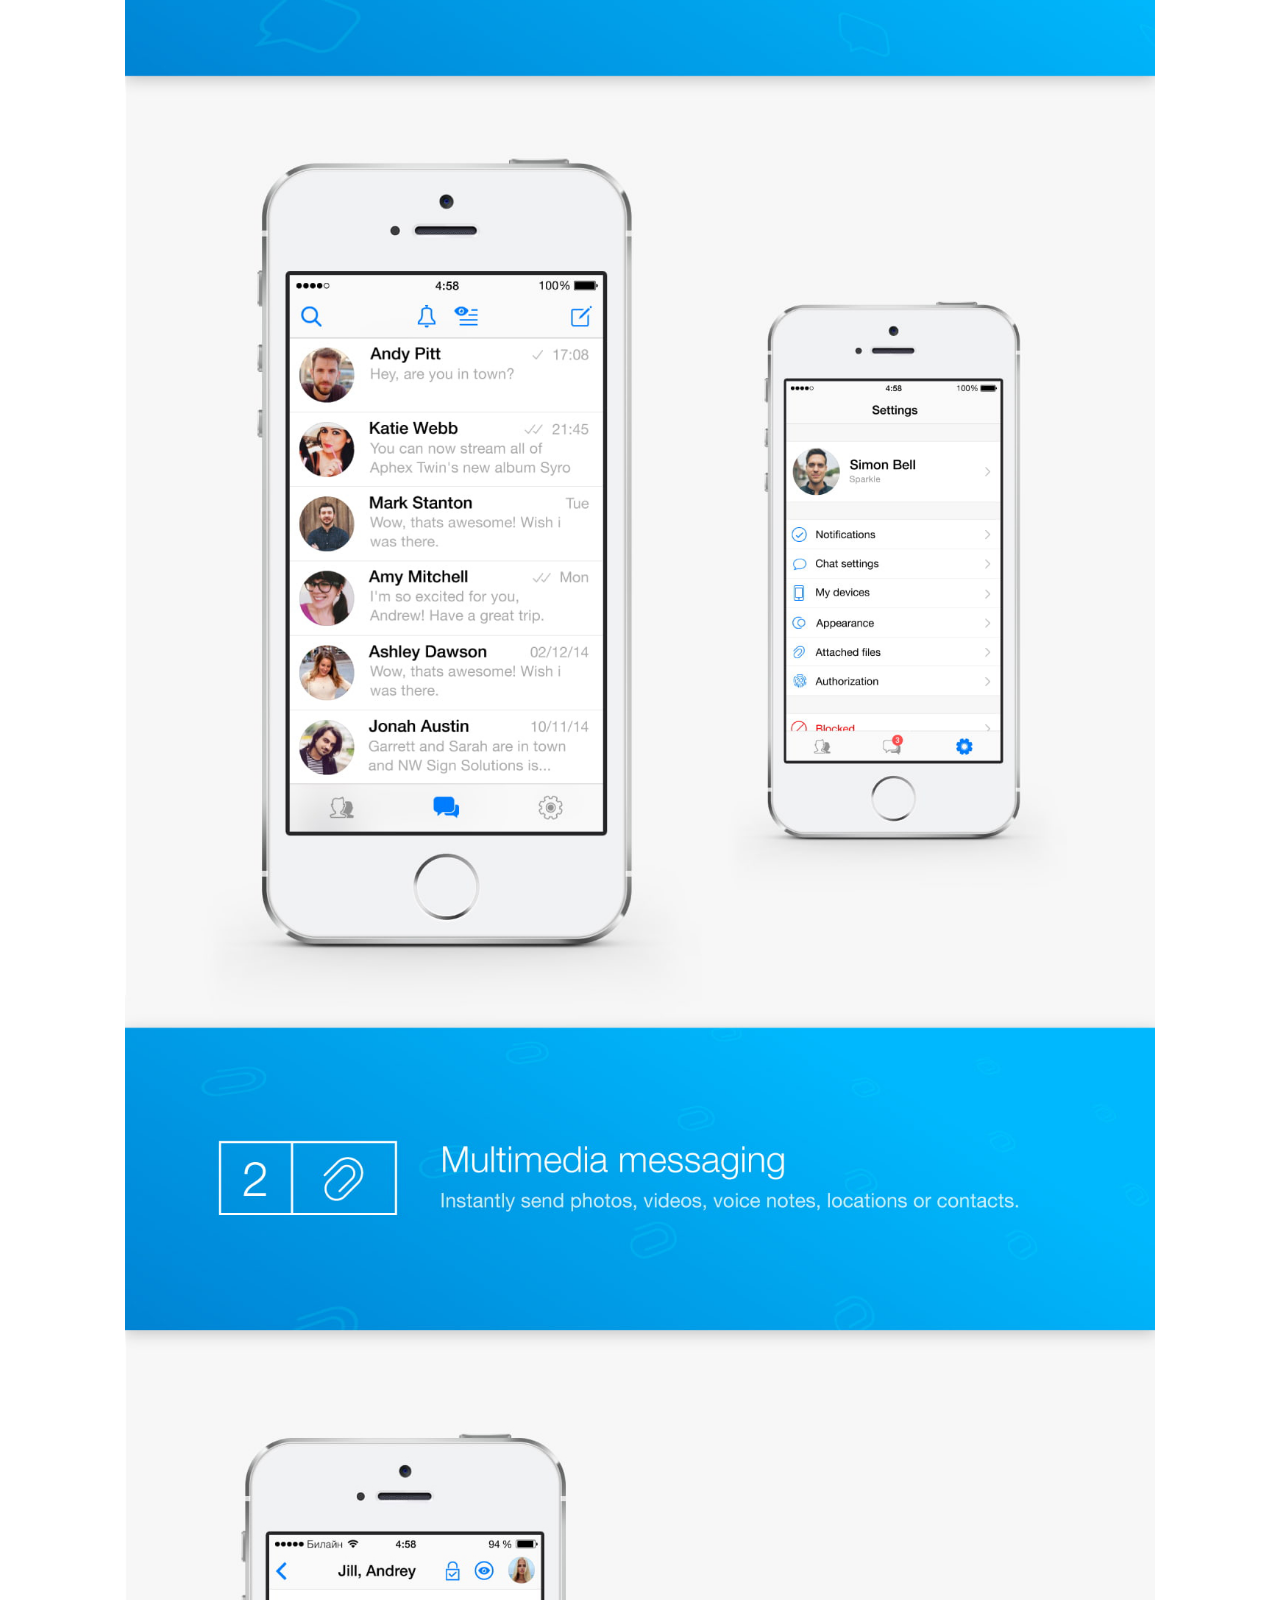
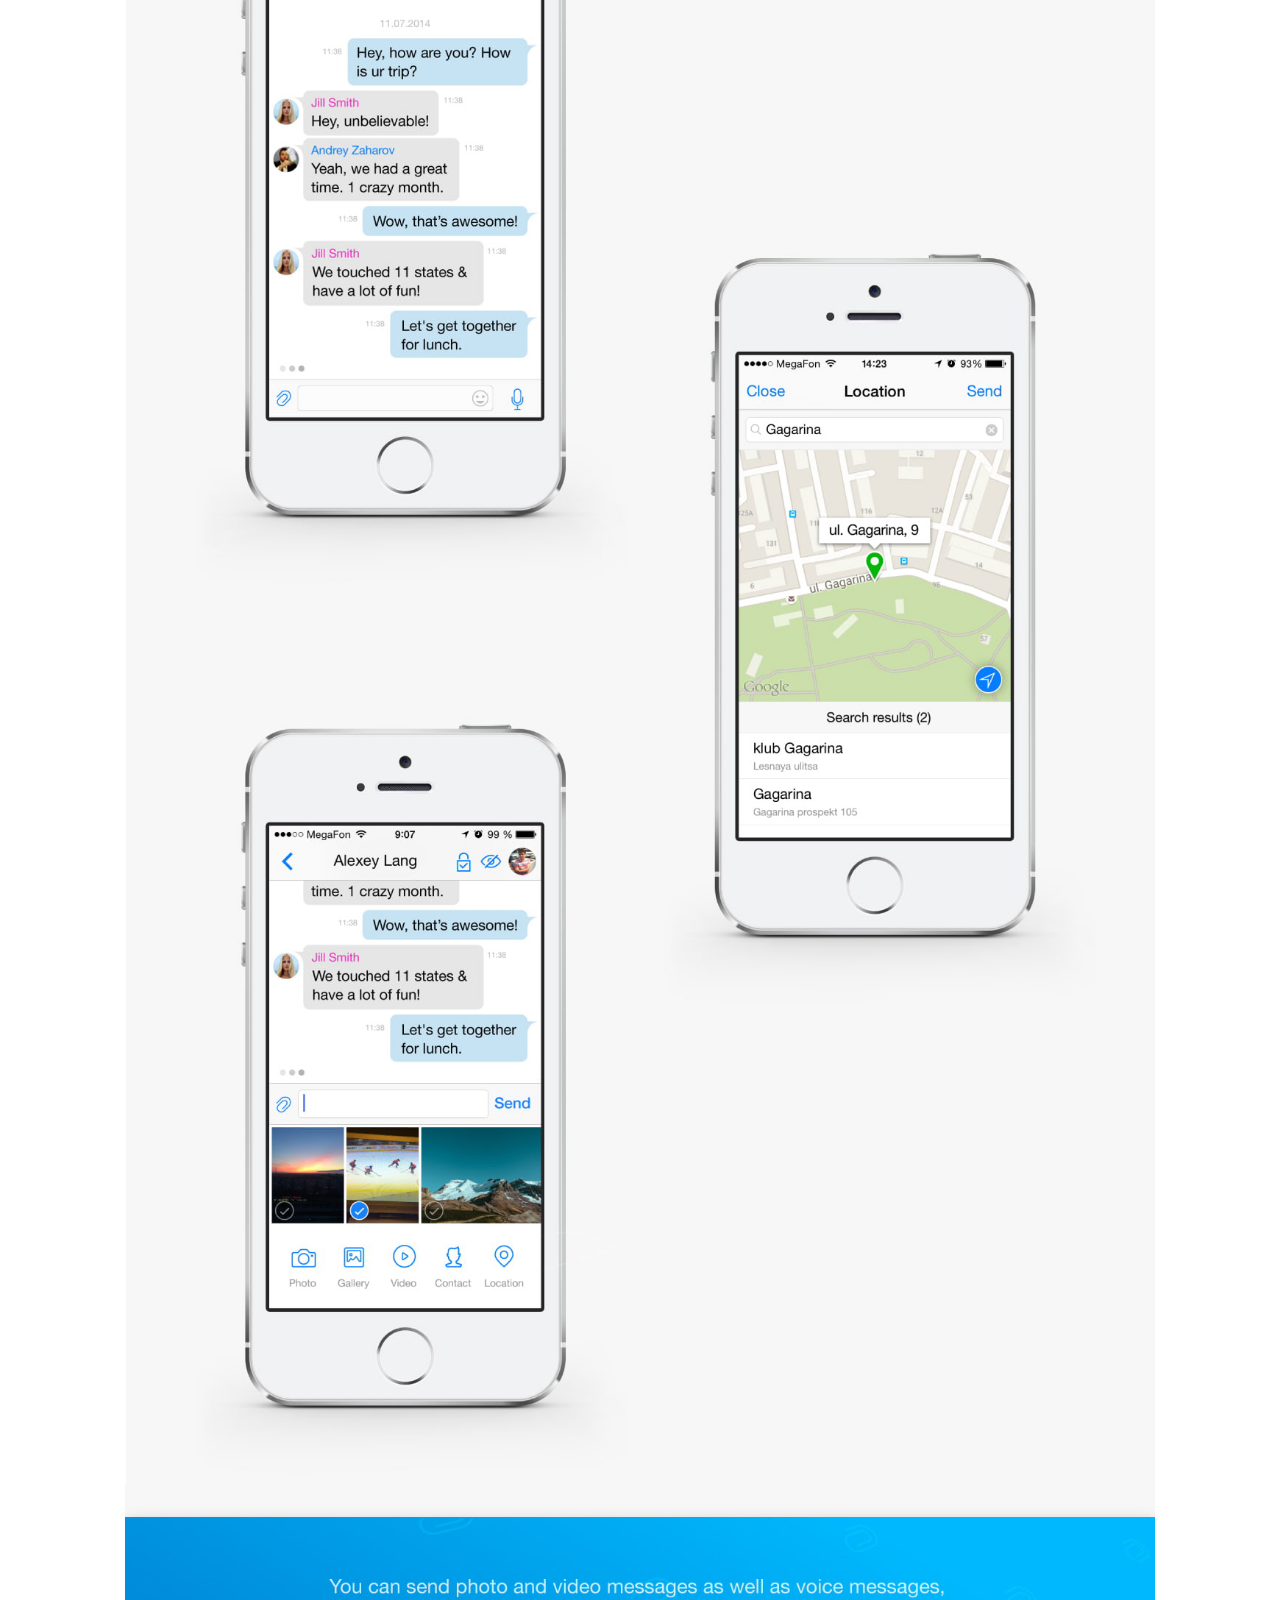
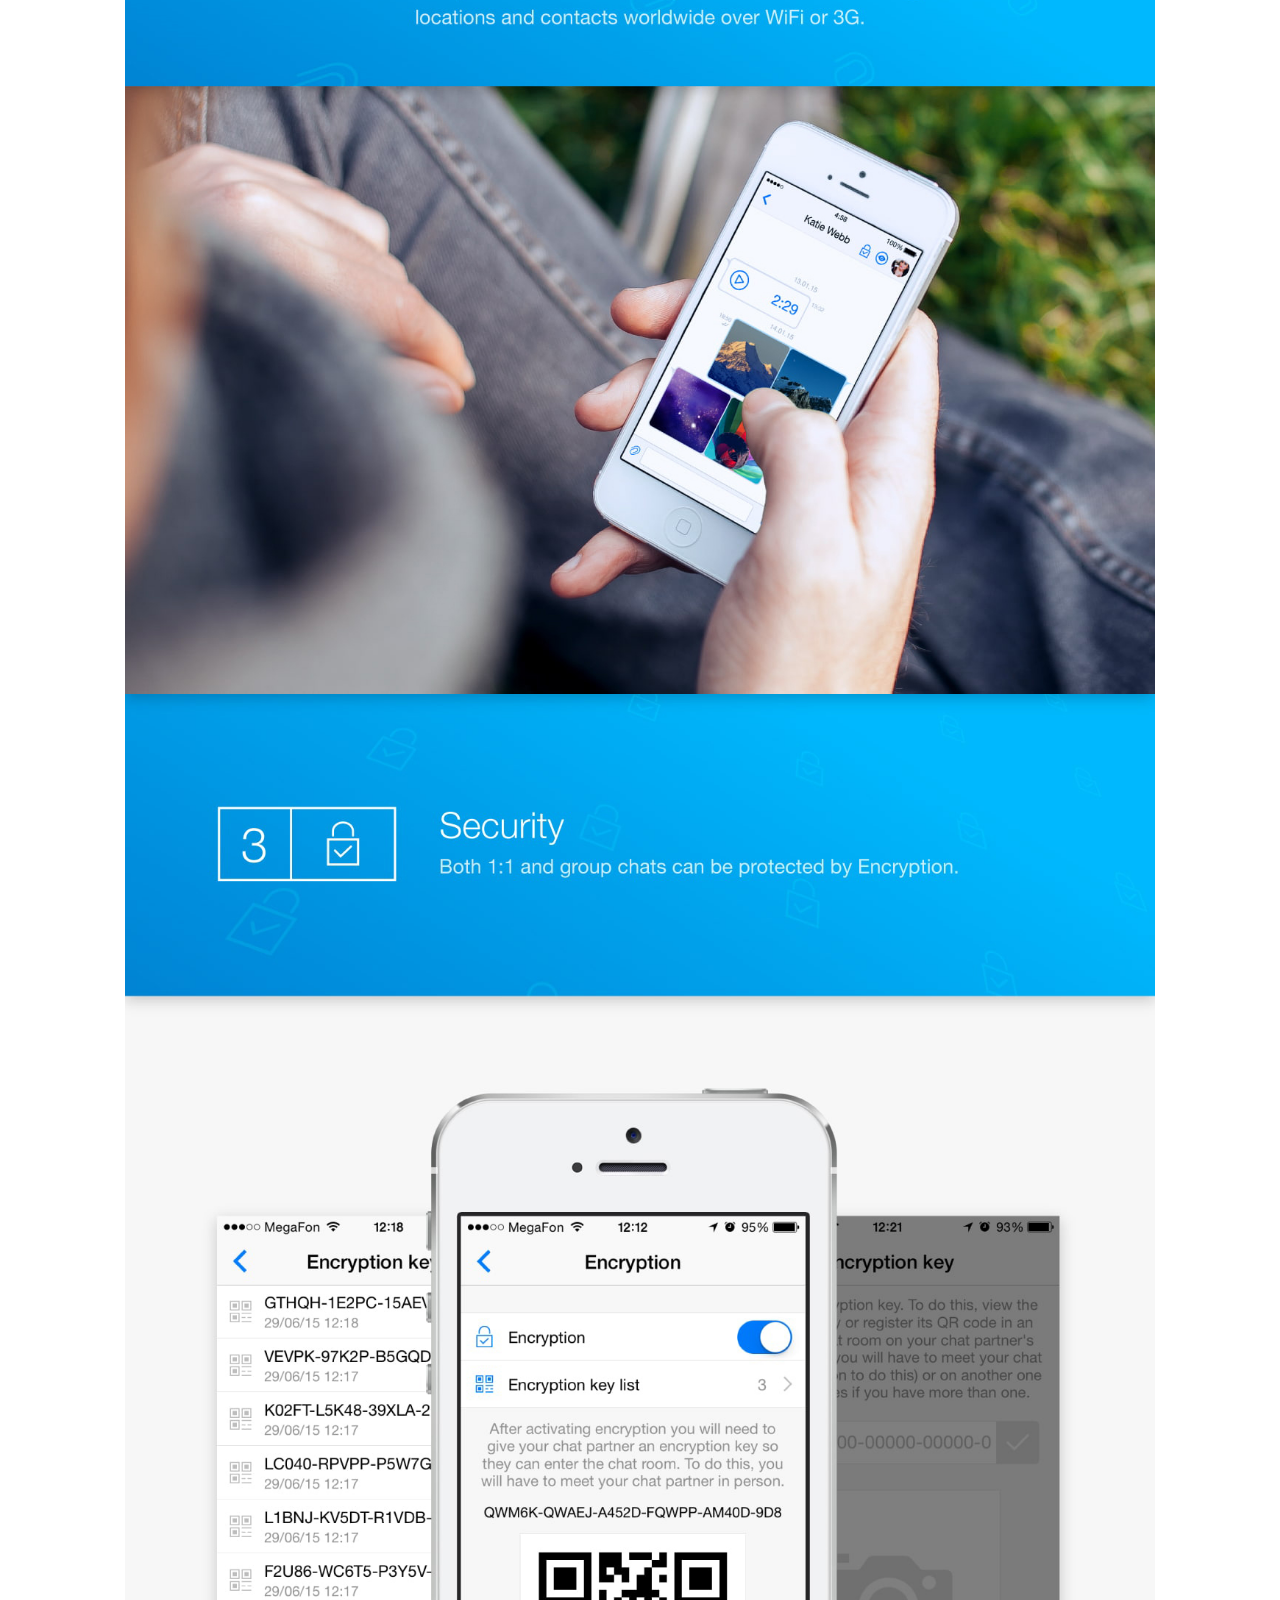
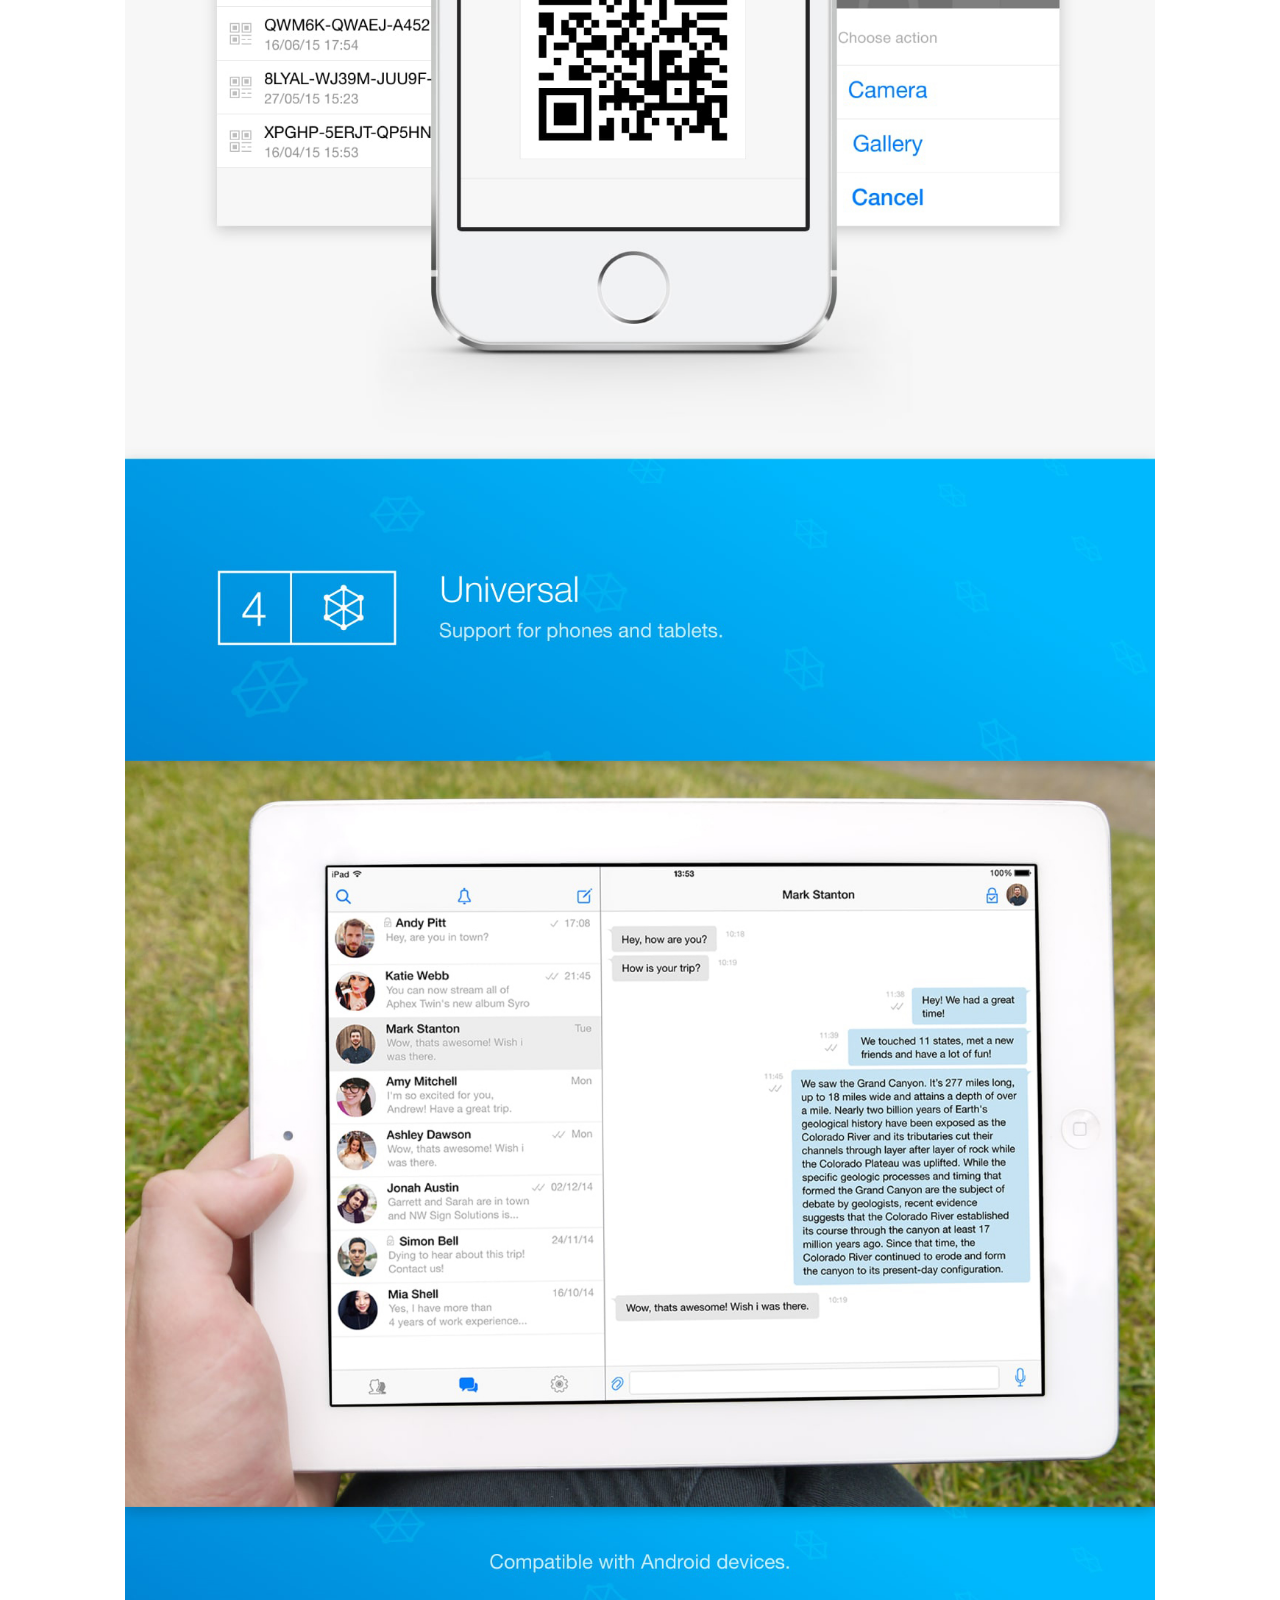
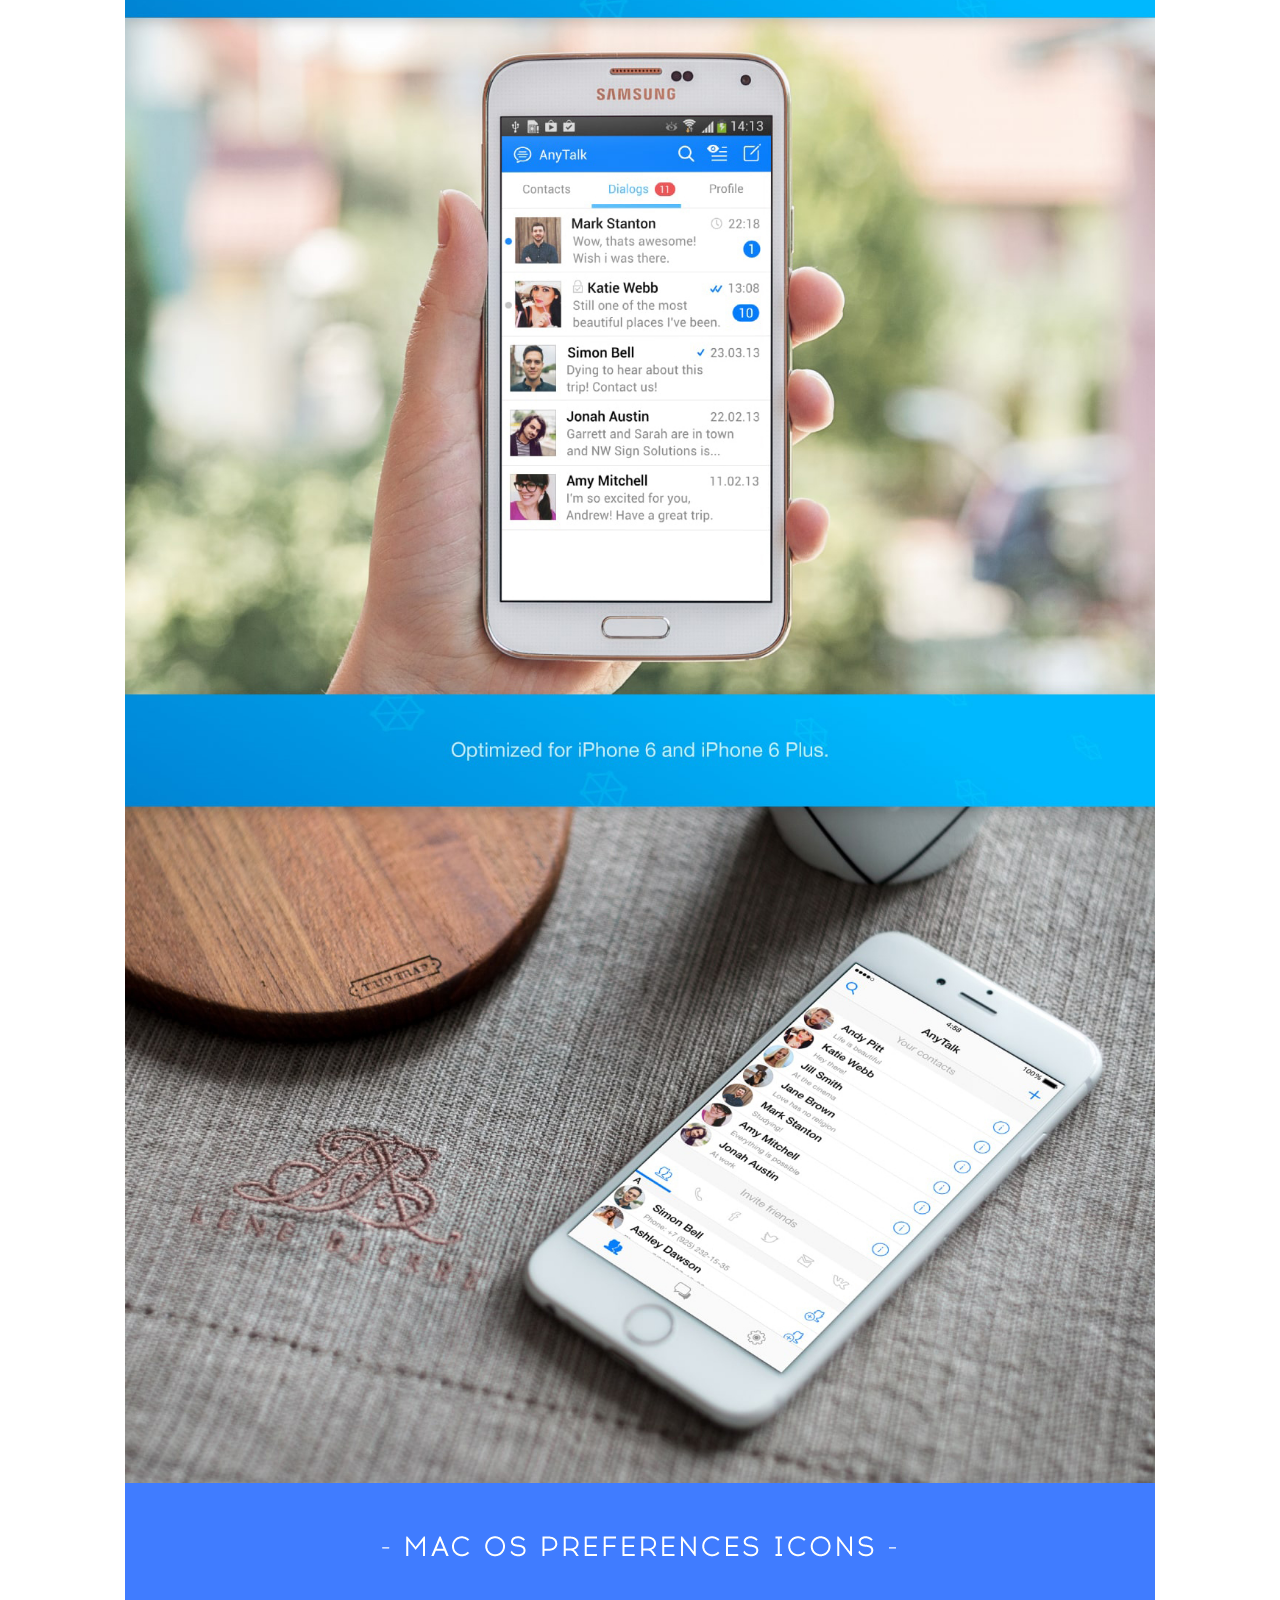
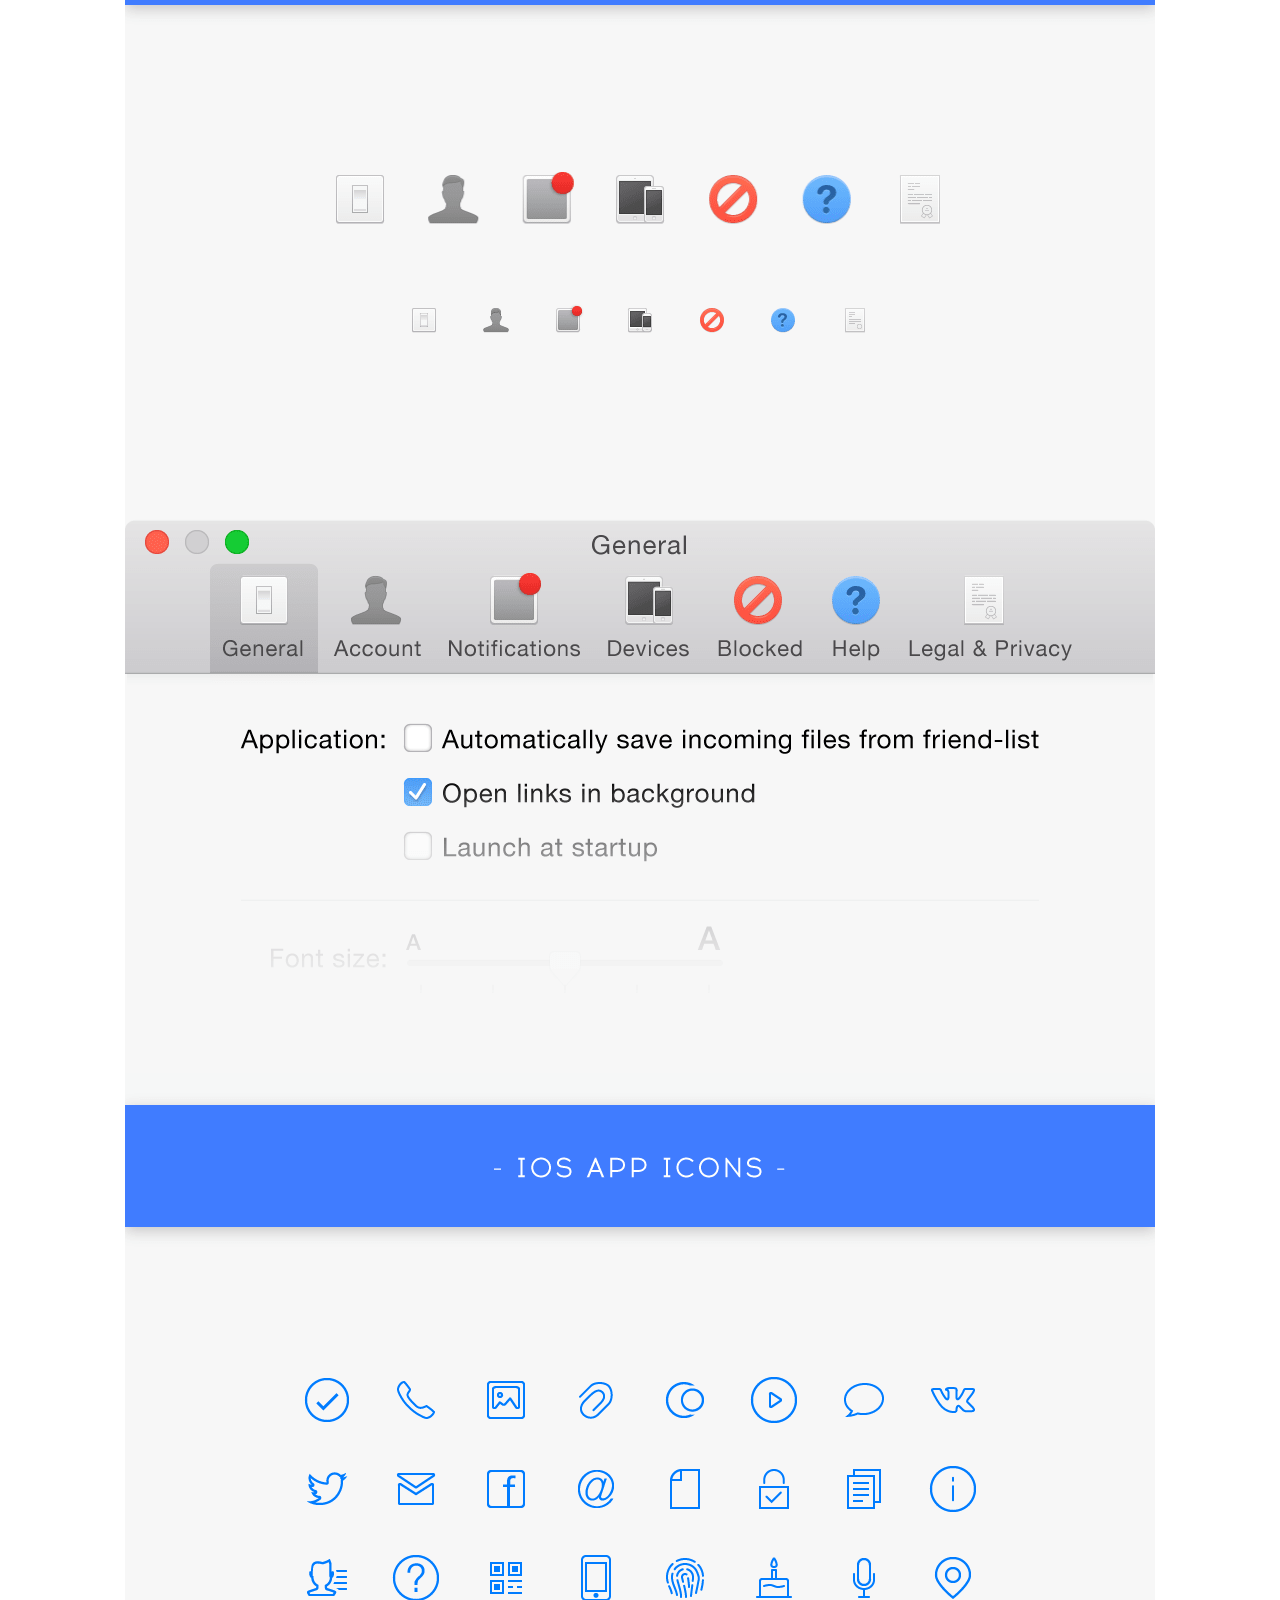
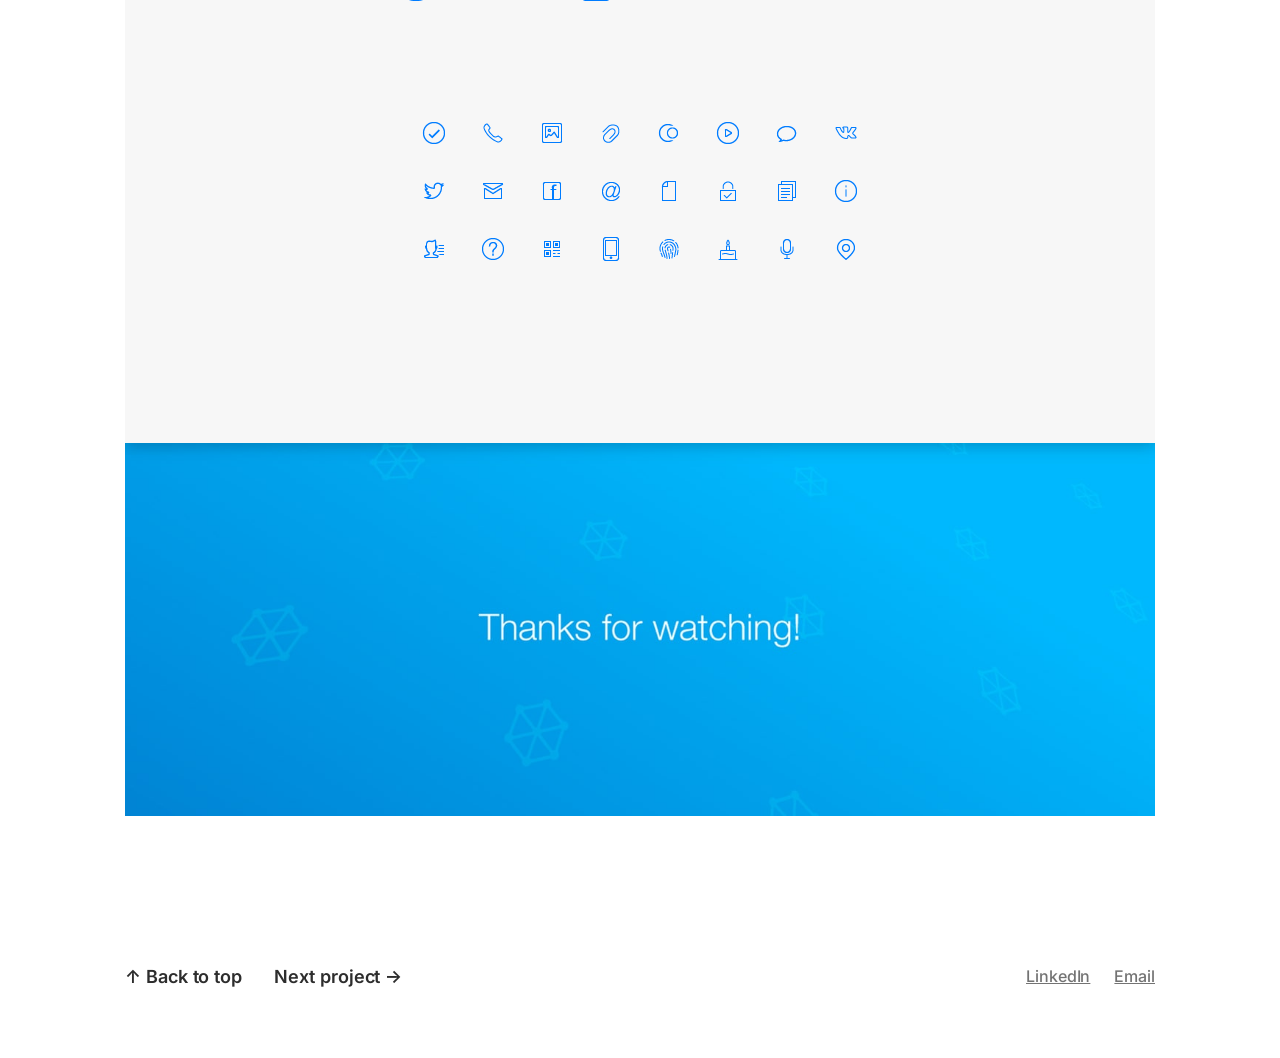
<file: anytalk-messenger.html>
<!DOCTYPE html>
<html lang="en">

<head>
    <meta charset="UTF-8" />
    <meta name="viewport" content="width=device-width, initial-scale=1.0" />

  <!-- Google Analytics -->
  <script async src="https://www.googletagmanager.com/gtag/js?id=G-SB3TS0MCTQ"></script>
  <script>
    window.dataLayer = window.dataLayer || [];
    function gtag() { dataLayer.push(arguments); }
    gtag("js", new Date());
    gtag("config", "G-SB3TS0MCTQ");
  </script>
    <title>AnyTalk Messenger App — Slava Zhidkov</title>
    <meta name="description"
        content="Case study: AnyTalk Messenger — Free and secure messaging app which works across all your devices." />

<!-- Stylesheets -->
    <link rel="preload" href="assets/fonts/inter-latin.woff2" as="font" type="font/woff2" crossorigin />
    <link rel="stylesheet" href="css/tokens.css" />
    <link rel="stylesheet" href="css/styles.css" />
    <link rel="stylesheet" href="css/project-page.css" />

    <!-- Favicon -->
    <link rel="icon" type="image/svg+xml" href="assets/logo.svg" />
    <link rel="shortcut icon" href="assets/logo.svg" />
</head>

<body>

    <div class="page">
        <!-- ═══════════════════════════════════════════════════════════════════
         Header
         ═══════════════════════════════════════════════════════════════════ -->
        <nav class="header" id="header">
            <a href="index.html" class="header__brand">
                <img src="assets/logo.svg" alt="Slava Zhidkov" class="header__logo" />
            </a>
            <div class="header__nav">
                <a href="index.html" class="header__nav-link header__nav-link--active">Work</a>
                <a href="about.html" class="header__nav-link">About</a>
            </div>
        </nav>

        <!-- ═══════════════════════════════════════════════════════════════════
         Hero
         ═══════════════════════════════════════════════════════════════════ -->
        <section class="project-hero reveal" id="hero">
            <span class="project-hero__year">2016</span>
            <h1 class="project-hero__title">AnyTalk Messenger</h1>
            <p class="project-hero__description">
                Free and secure messaging app which works across all your devices. Available for
                <a href="https://apps.apple.com/us/app/anytalk-messenger/id964490549" class="project-hero__link"
                    target="_blank" rel="noopener">iOS</a>
                and
                <a href="https://play.google.com/store/apps/details?id=com.anytalkapp" class="project-hero__link"
                    target="_blank" rel="noopener">Android</a>.
            </p>
        </section>

        <!-- ═══════════════════════════════════════════════════════════════════
         Case Study Content — Image Slices
         ═══════════════════════════════════════════════════════════════════ -->
        <section class="project-content">
            <div class="project-content__images">
                <img src="assets/anytalk-01-cut01.png" alt="AnyTalk Messenger" class="project-content__slice reveal"
                    loading="lazy" />
                <img src="assets/anytalk-01-cut02.png" alt="AnyTalk Messenger" class="project-content__slice reveal"
                    loading="lazy" />
                <img src="assets/anytalk-02-cut01.png" alt="AnyTalk Messenger" class="project-content__slice reveal"
                    loading="lazy" />
                <img src="assets/anytalk-02-cut02.png" alt="AnyTalk Messenger" class="project-content__slice reveal"
                    loading="lazy" />
                <img src="assets/anytalk-icons.png" alt="AnyTalk Messenger" class="project-content__slice reveal"
                    loading="lazy" />
                <img src="assets/anytalk-03.png" alt="AnyTalk Messenger" class="project-content__slice reveal"
                    loading="lazy" />
            </div>
        </section>
    </div>

    <!-- ═══════════════════════════════════════════════════════════════════
       Footer
       ═══════════════════════════════════════════════════════════════════ -->
    <footer class="footer footer--project">
        <div class="footer__actions">
            <button class="footer__back-to-top">↑ Back to top</button>
            <a href="coca-cola-sochi.html" class="footer__next">Next project <span class="footer__next-arrow" aria-hidden="true">↑</span></a>
        </div>
        <nav class="footer__links">
            <a href="https://www.linkedin.com/in/slavazhidkov/" class="footer__link" target="_blank"
                rel="noopener">LinkedIn</a>
            <a href="mailto:slastradamus@gmail.com" class="footer__link">Email</a>
        </nav>
    </footer>

    <!-- JavaScript -->
    <script src="js/main.js"></script>
</body>

</html>
</file>
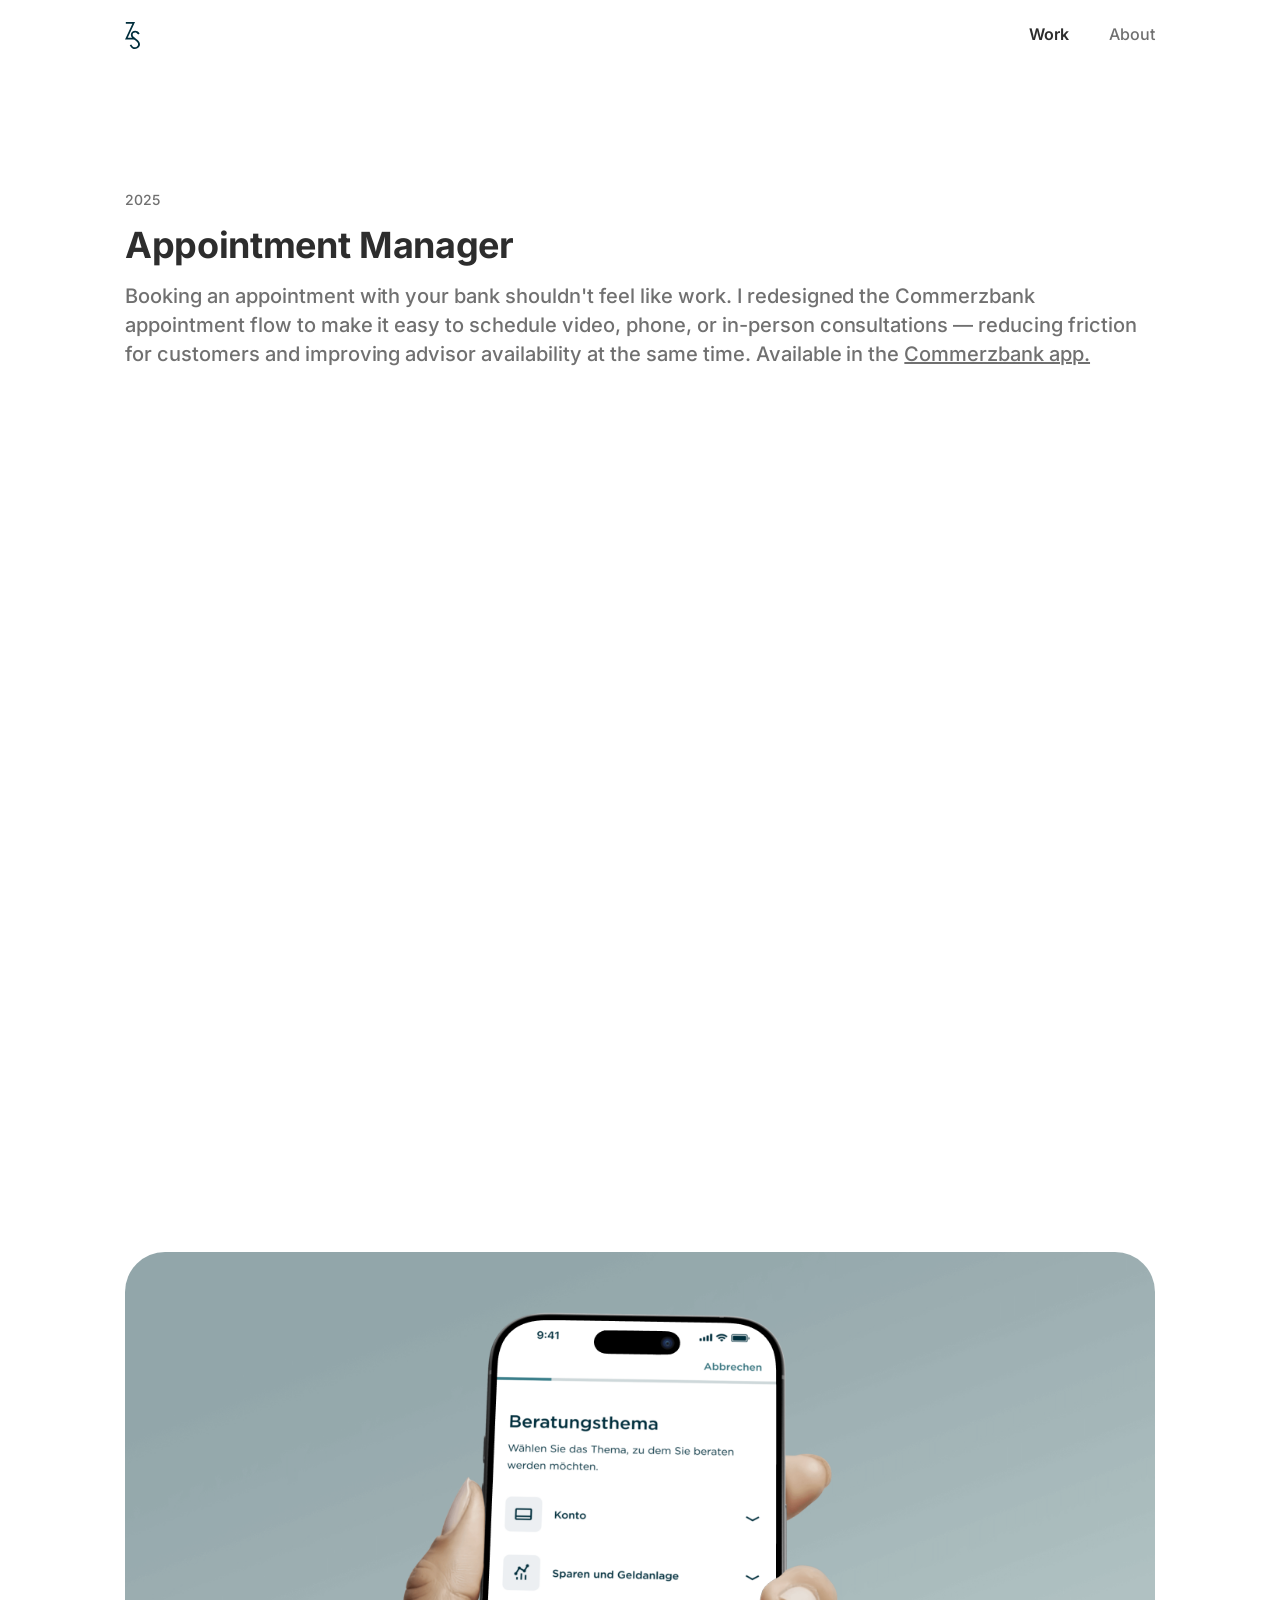
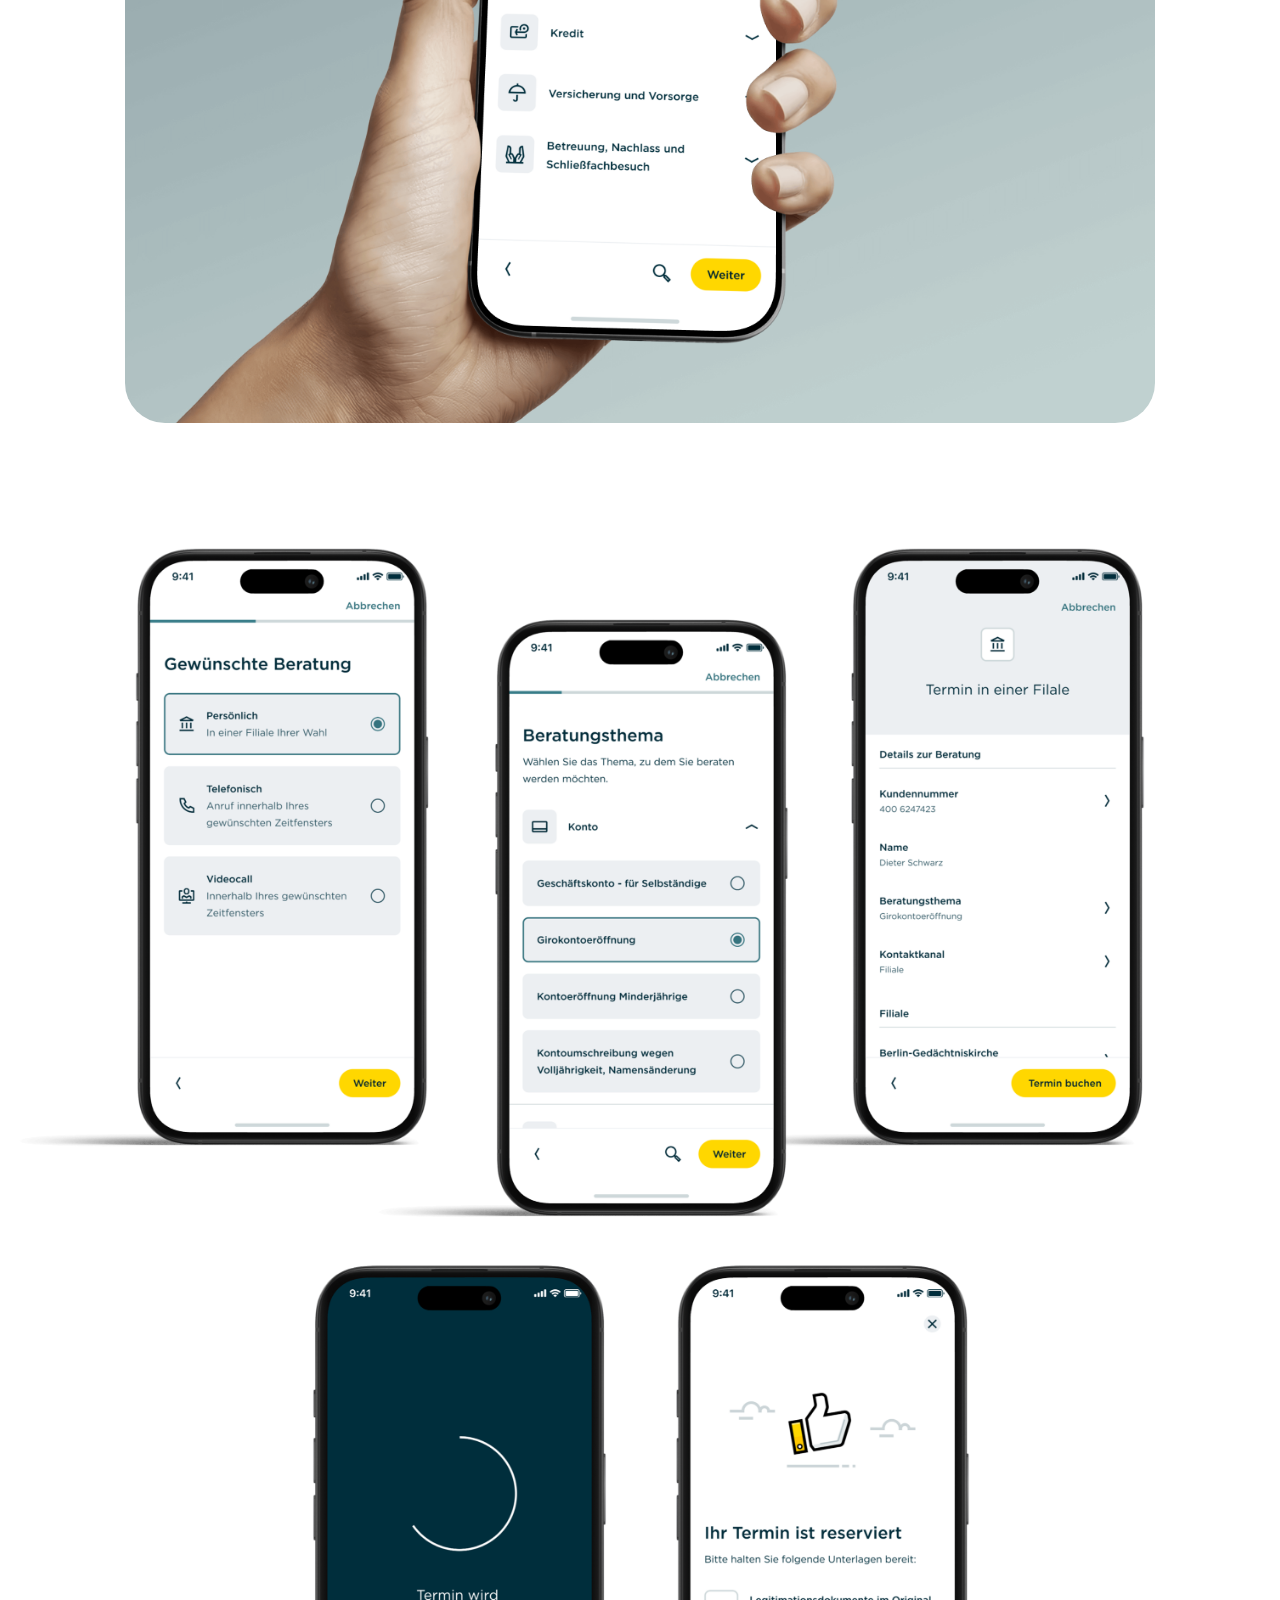
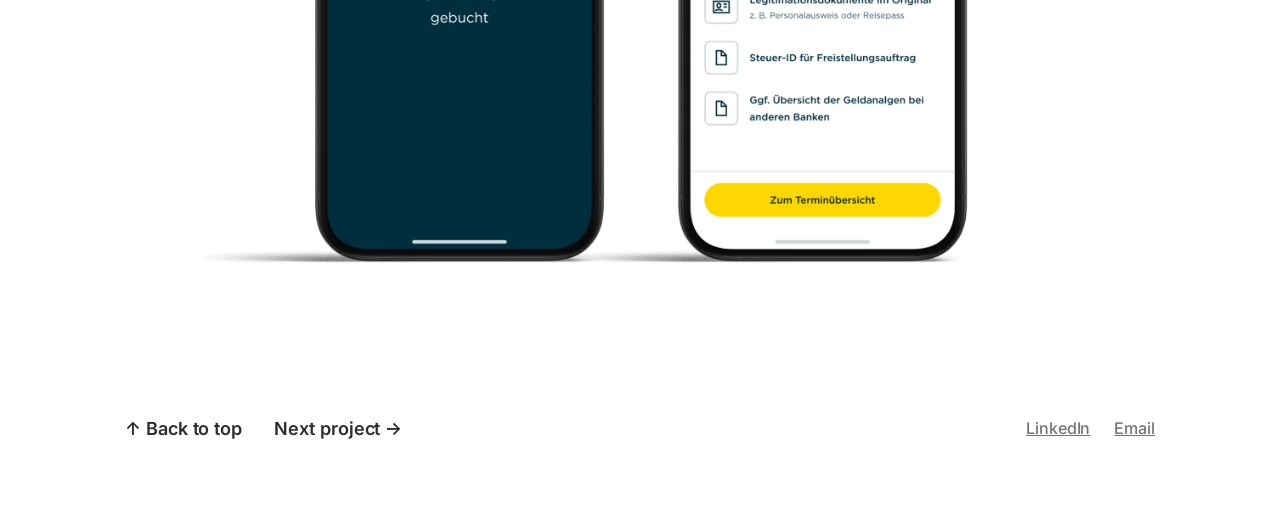
<file: appointment-manager.html>
<!DOCTYPE html>
<html lang="en">

<head>
    <meta charset="UTF-8" />
    <meta name="viewport" content="width=device-width, initial-scale=1.0" />

  <!-- Google Analytics -->
  <script async src="https://www.googletagmanager.com/gtag/js?id=G-SB3TS0MCTQ"></script>
  <script>
    window.dataLayer = window.dataLayer || [];
    function gtag() { dataLayer.push(arguments); }
    gtag("js", new Date());
    gtag("config", "G-SB3TS0MCTQ");
  </script>
    <title>Appointment Manager — Slava Zhidkov</title>
    <meta name="description"
        content="Case study: Appointment Manager — Reducing friction in how customers connect with their bank." />

<!-- Stylesheets -->
    <link rel="preload" href="assets/fonts/inter-latin.woff2" as="font" type="font/woff2" crossorigin />
    <link rel="stylesheet" href="css/tokens.css" />
    <link rel="stylesheet" href="css/styles.css" />
    <link rel="stylesheet" href="css/project-page.css" />

    <!-- Favicon -->
    <link rel="icon" type="image/svg+xml" href="assets/logo.svg" />
    <link rel="shortcut icon" href="assets/logo.svg" />
</head>

<body>

    <div class="page page--appointment">
        <!-- ═══════════════════════════════════════════════════════════════════
         Header
         ═══════════════════════════════════════════════════════════════════ -->
        <nav class="header" id="header">
            <a href="index.html" class="header__brand">
                <img src="assets/logo.svg" alt="Slava Zhidkov" class="header__logo" />
            </a>
            <div class="header__nav">
                <a href="index.html" class="header__nav-link header__nav-link--active">Work</a>
                <a href="about.html" class="header__nav-link">About</a>
            </div>
        </nav>

        <!-- ═══════════════════════════════════════════════════════════════════
         Hero
         ═══════════════════════════════════════════════════════════════════ -->
        <section class="project-hero reveal" id="hero">
            <span class="project-hero__year">2025</span>
            <h1 class="project-hero__title">Appointment Manager</h1>
            <p class="project-hero__description">
                Booking an appointment with your bank shouldn't feel like work. I redesigned the Commerzbank
                appointment flow to make it easy to schedule video, phone, or in-person consultations — reducing
                friction for customers and improving advisor availability at the same time.
                <span class="appointment__availability">Available in the
                    <a href="https://apps.apple.com/de/app/commerzbank-banking/id366609901" class="project-hero__link"
                        target="_blank" rel="noopener">Commerzbank app.</a></span>
            </p>
        </section>

        <!-- ═══════════════════════════════════════════════════════════════════
         Case Study Content
         ═══════════════════════════════════════════════════════════════════ -->
        <section class="appointment">
            <div class="appointment__video reveal">
                <video src="assets/am-01.mp4" autoplay loop muted playsinline
                    aria-label="Appointment Manager — Booking an appointment in the Commerzbank app"></video>
            </div>
            <div class="appointment__photo reveal">
                <img src="assets/am-02.png" alt="Appointment Manager — Choosing a consultation topic on a phone"
                    loading="lazy" />
            </div>
            <img src="assets/am-03.png" alt="Appointment Manager — Booking flow screens through to confirmation"
                class="appointment__flow reveal" loading="lazy" />
        </section>
    </div>

    <!-- ═══════════════════════════════════════════════════════════════════
       Footer
       ═══════════════════════════════════════════════════════════════════ -->
    <footer class="footer footer--project">
        <div class="footer__actions">
            <button class="footer__back-to-top">↑ Back to top</button>
            <a href="contracts-insurances.html" class="footer__next">Next project <span class="footer__next-arrow" aria-hidden="true">↑</span></a>
        </div>
        <nav class="footer__links">
            <a href="https://www.linkedin.com/in/slavazhidkov/" class="footer__link" target="_blank"
                rel="noopener">LinkedIn</a>
            <a href="mailto:slastradamus@gmail.com" class="footer__link">Email</a>
        </nav>
    </footer>

    <!-- JavaScript -->
    <script src="js/main.js"></script>
</body>

</html>
</file>
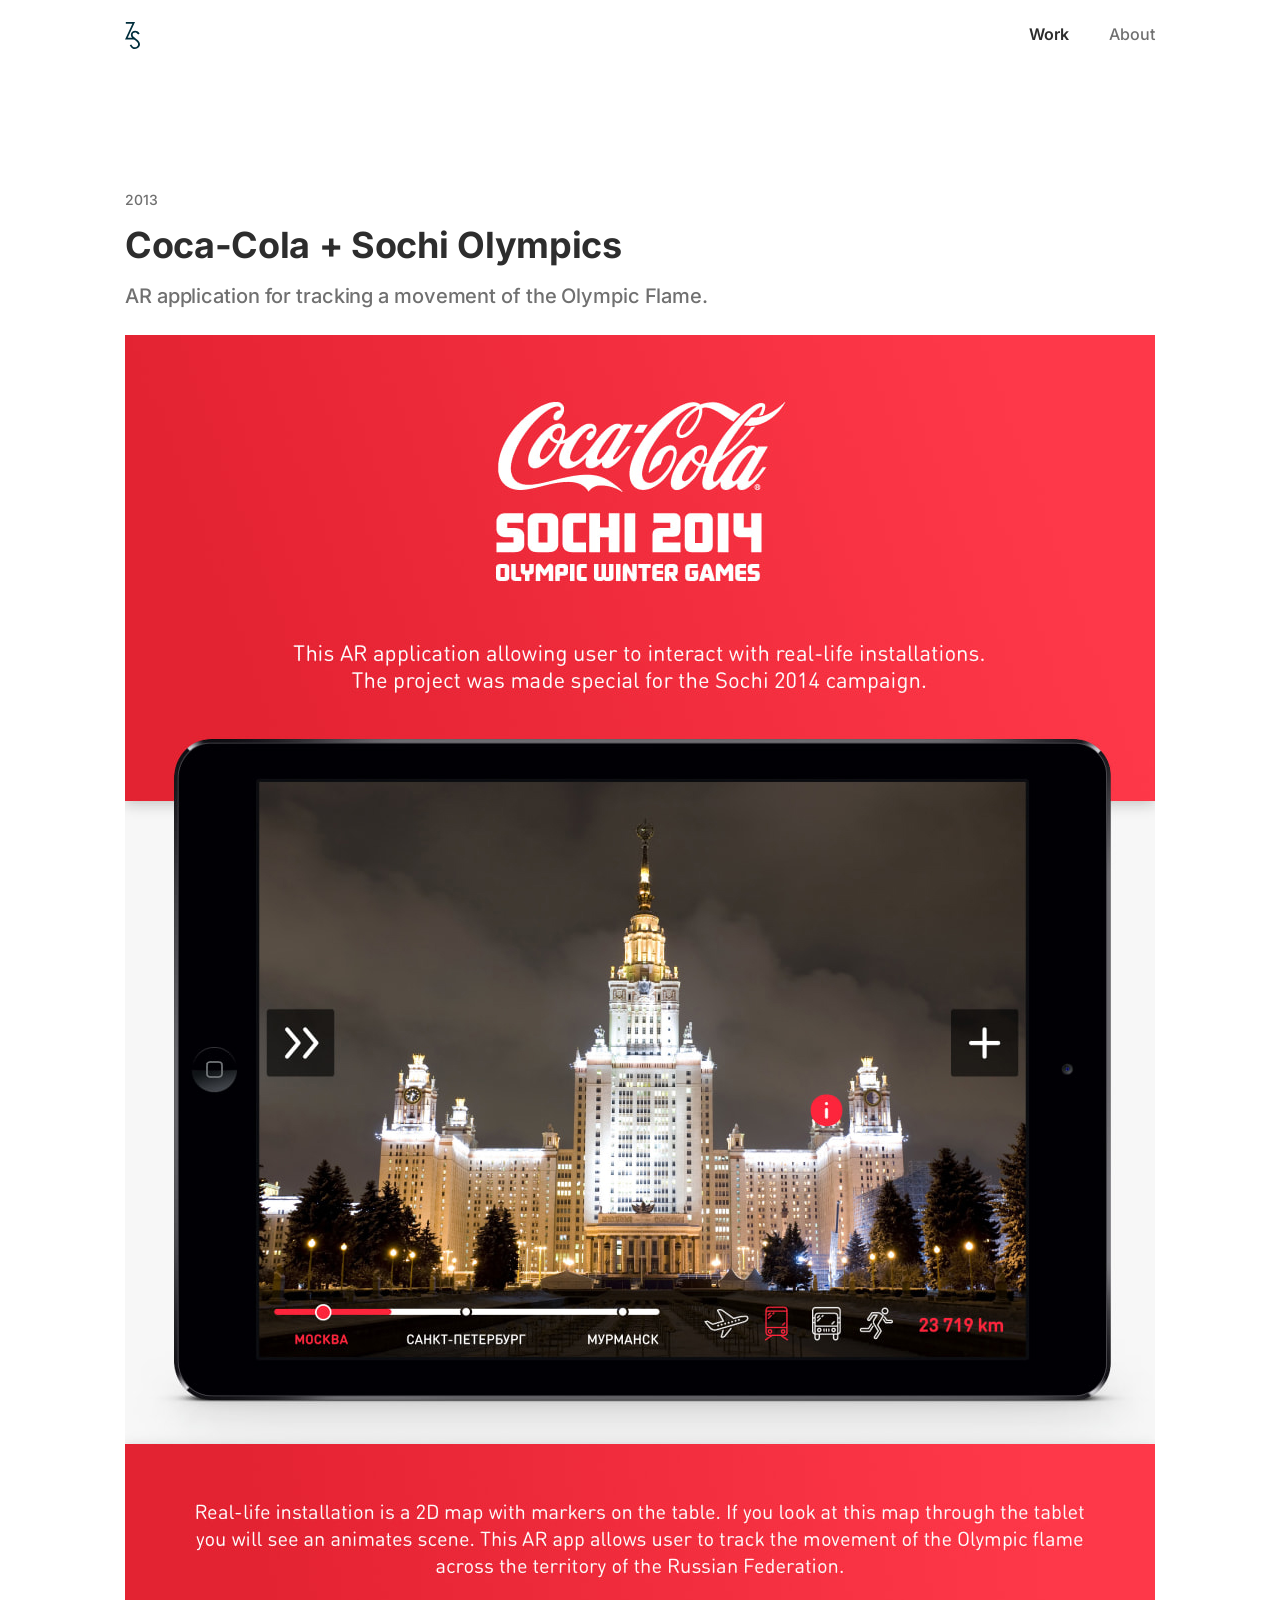
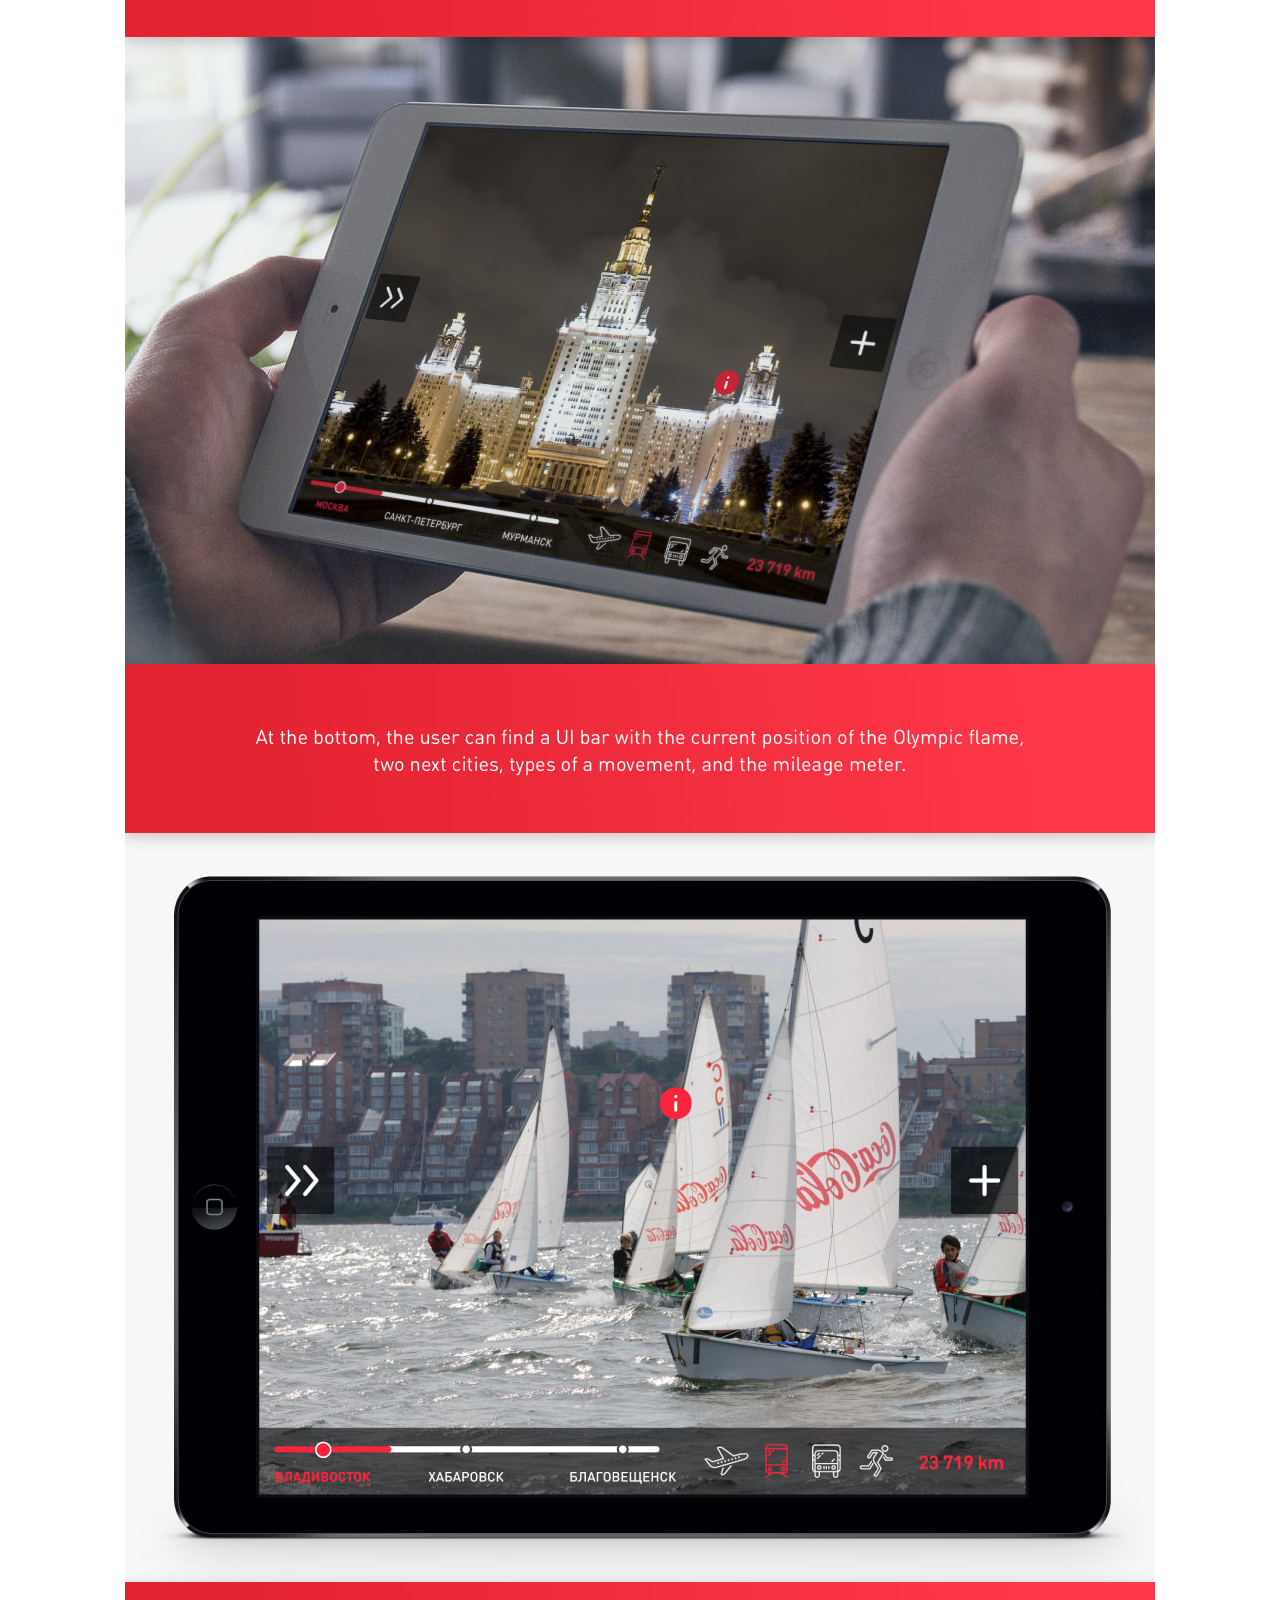
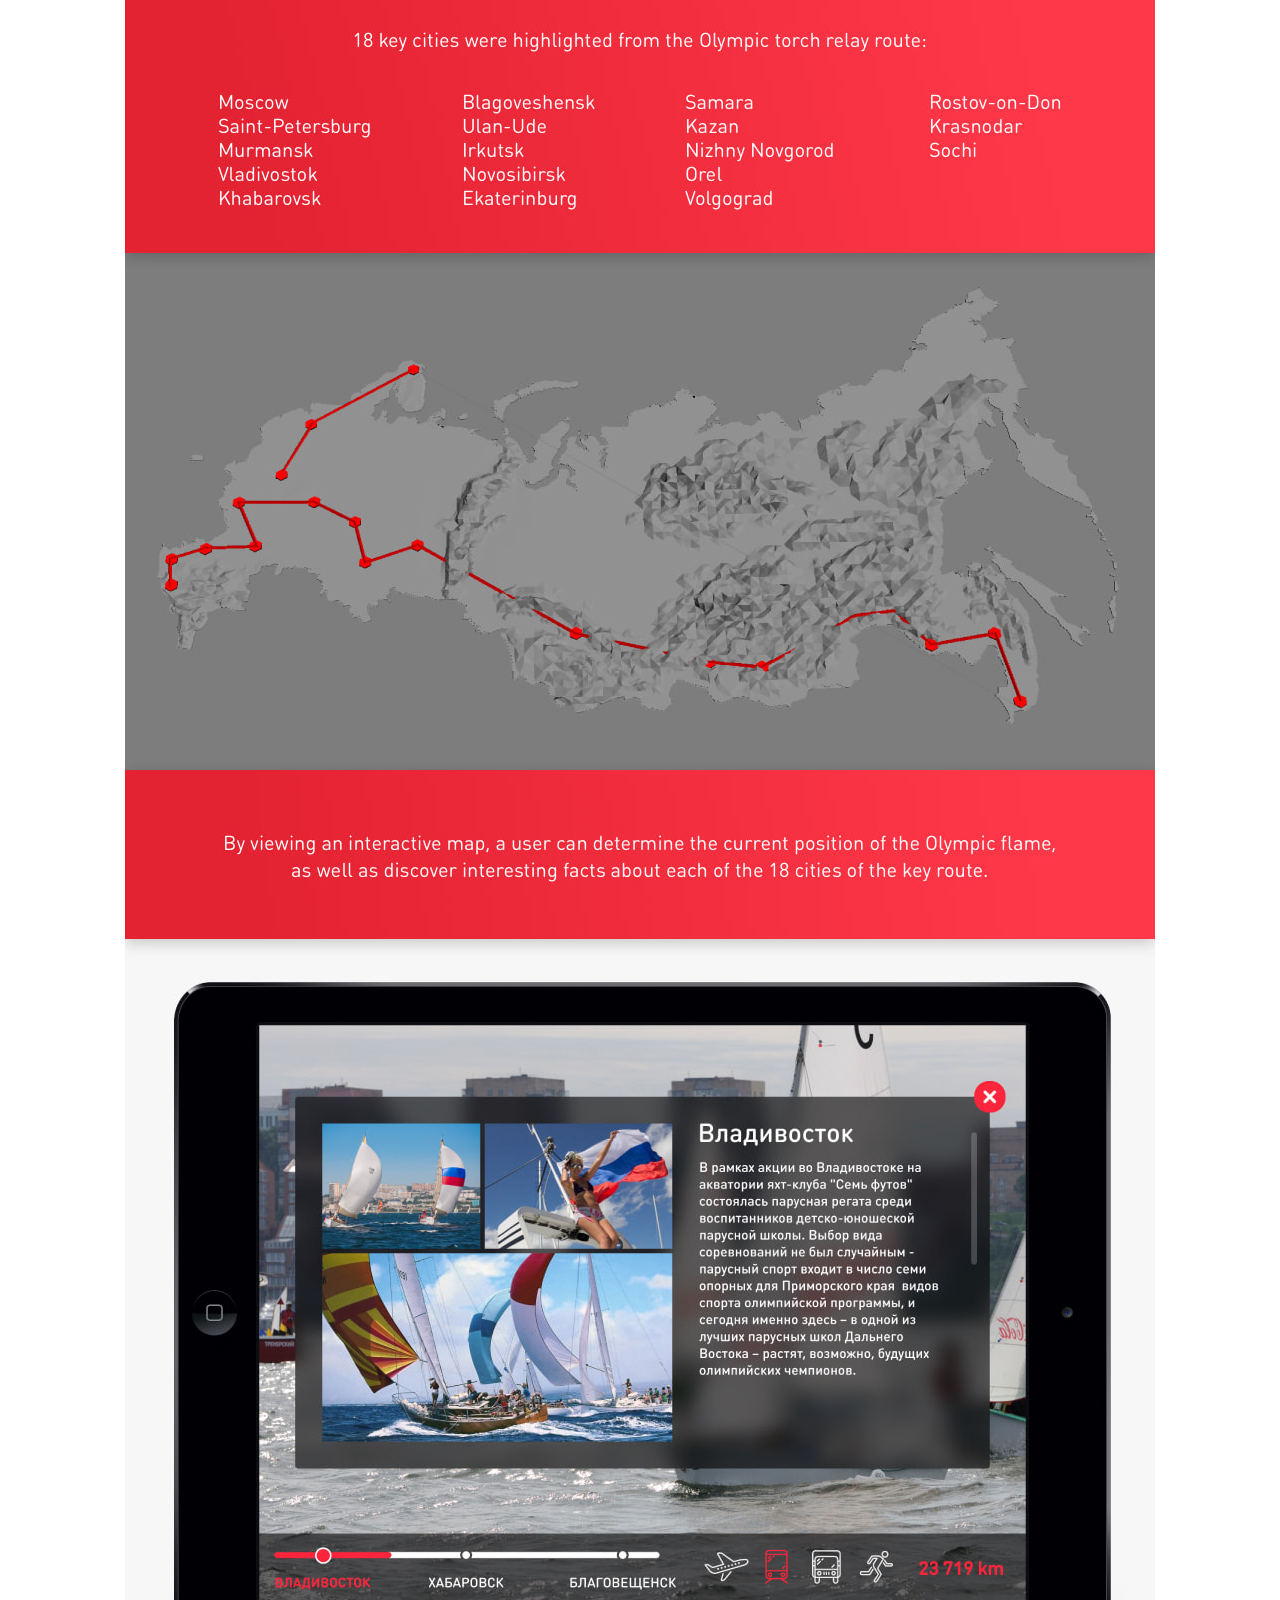
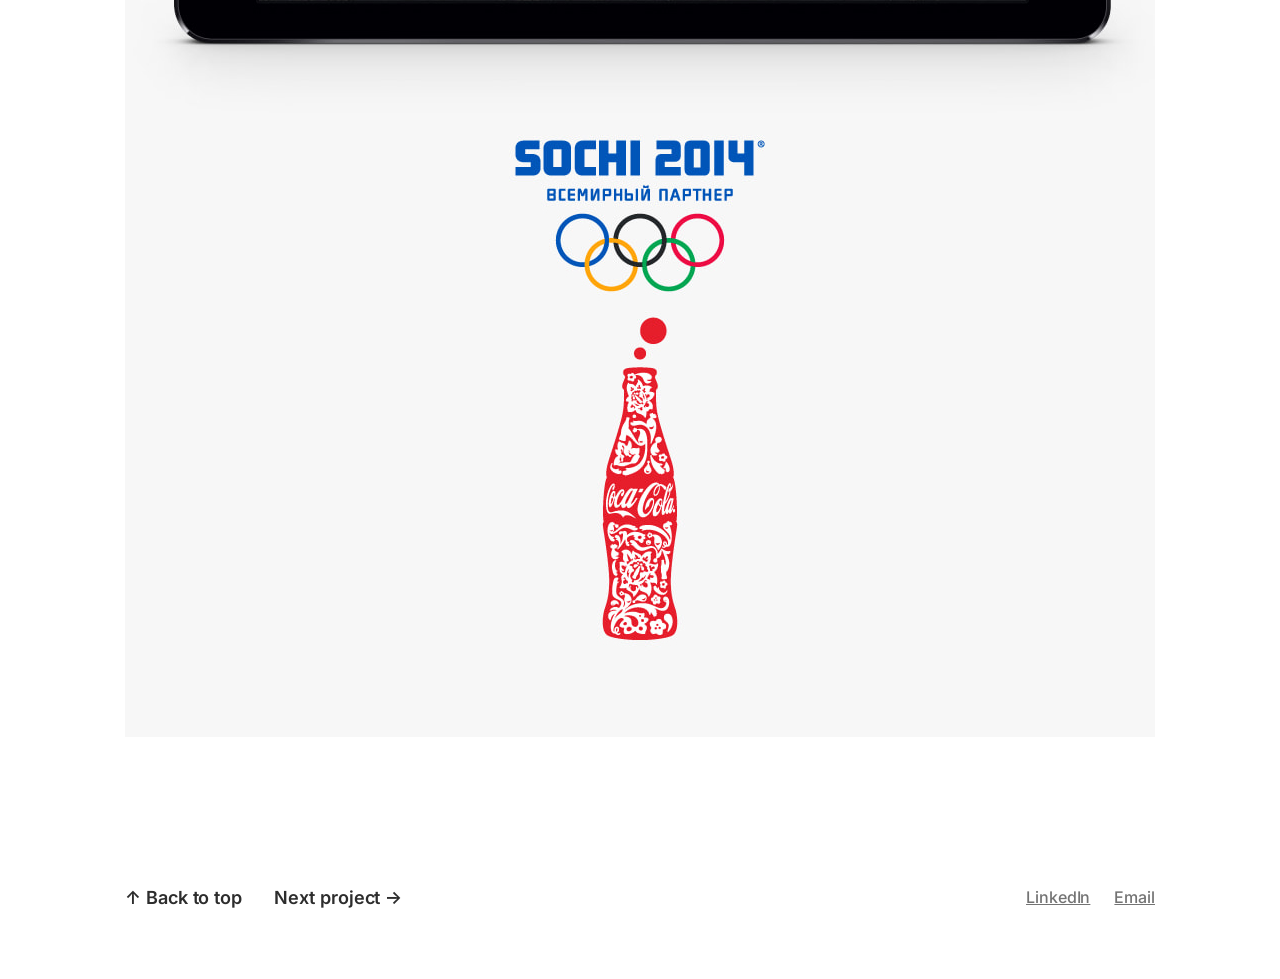
<file: coca-cola-sochi.html>
<!DOCTYPE html>
<html lang="en">

<head>
    <meta charset="UTF-8" />
    <meta name="viewport" content="width=device-width, initial-scale=1.0" />

  <!-- Google Analytics -->
  <script async src="https://www.googletagmanager.com/gtag/js?id=G-SB3TS0MCTQ"></script>
  <script>
    window.dataLayer = window.dataLayer || [];
    function gtag() { dataLayer.push(arguments); }
    gtag("js", new Date());
    gtag("config", "G-SB3TS0MCTQ");
  </script>
    <title>Coca-Cola + Sochi Olympics App — Slava Zhidkov</title>
    <meta name="description"
        content="Case study: Coca-Cola + Sochi Olympics — AR application for tracking a movement of the Olympic Flame." />

<!-- Stylesheets -->
    <link rel="preload" href="assets/fonts/inter-latin.woff2" as="font" type="font/woff2" crossorigin />
    <link rel="stylesheet" href="css/tokens.css" />
    <link rel="stylesheet" href="css/styles.css" />
    <link rel="stylesheet" href="css/project-page.css" />

    <!-- Favicon -->
    <link rel="icon" type="image/svg+xml" href="assets/logo.svg" />
    <link rel="shortcut icon" href="assets/logo.svg" />
</head>

<body>

    <div class="page">
        <!-- ═══════════════════════════════════════════════════════════════════
         Header
         ═══════════════════════════════════════════════════════════════════ -->
        <nav class="header" id="header">
            <a href="index.html" class="header__brand">
                <img src="assets/logo.svg" alt="Slava Zhidkov" class="header__logo" />
            </a>
            <div class="header__nav">
                <a href="index.html" class="header__nav-link header__nav-link--active">Work</a>
                <a href="about.html" class="header__nav-link">About</a>
            </div>
        </nav>

        <!-- ═══════════════════════════════════════════════════════════════════
         Hero
         ═══════════════════════════════════════════════════════════════════ -->
        <section class="project-hero reveal" id="hero">
            <span class="project-hero__year">2013</span>
            <h1 class="project-hero__title">Coca-Cola + Sochi Olympics</h1>
            <p class="project-hero__description">
                AR application for tracking a movement of the Olympic Flame.
            </p>
        </section>

        <!-- ═══════════════════════════════════════════════════════════════════
         Case Study Content — Image Slices
         ═══════════════════════════════════════════════════════════════════ -->
        <section class="project-content">
            <div class="project-content__images">
                <img src="assets/cocacola-sochi-cut01.png" alt="Coca-Cola + Sochi Olympics"
                    class="project-content__slice reveal" loading="lazy" />
                <img src="assets/cocacola-sochi-cut02.png" alt="Coca-Cola + Sochi Olympics"
                    class="project-content__slice reveal" loading="lazy" />
            </div>
        </section>
    </div>

    <!-- ═══════════════════════════════════════════════════════════════════
       Footer
       ═══════════════════════════════════════════════════════════════════ -->
    <footer class="footer footer--project">
        <div class="footer__actions">
            <button class="footer__back-to-top">↑ Back to top</button>
            <a href="selected-logos.html" class="footer__next">Next project <span class="footer__next-arrow" aria-hidden="true">↑</span></a>
        </div>
        <nav class="footer__links">
            <a href="https://www.linkedin.com/in/slavazhidkov/" class="footer__link" target="_blank"
                rel="noopener">LinkedIn</a>
            <a href="mailto:slastradamus@gmail.com" class="footer__link">Email</a>
        </nav>
    </footer>

    <!-- JavaScript -->
    <script src="js/main.js"></script>
</body>

</html>
</file>
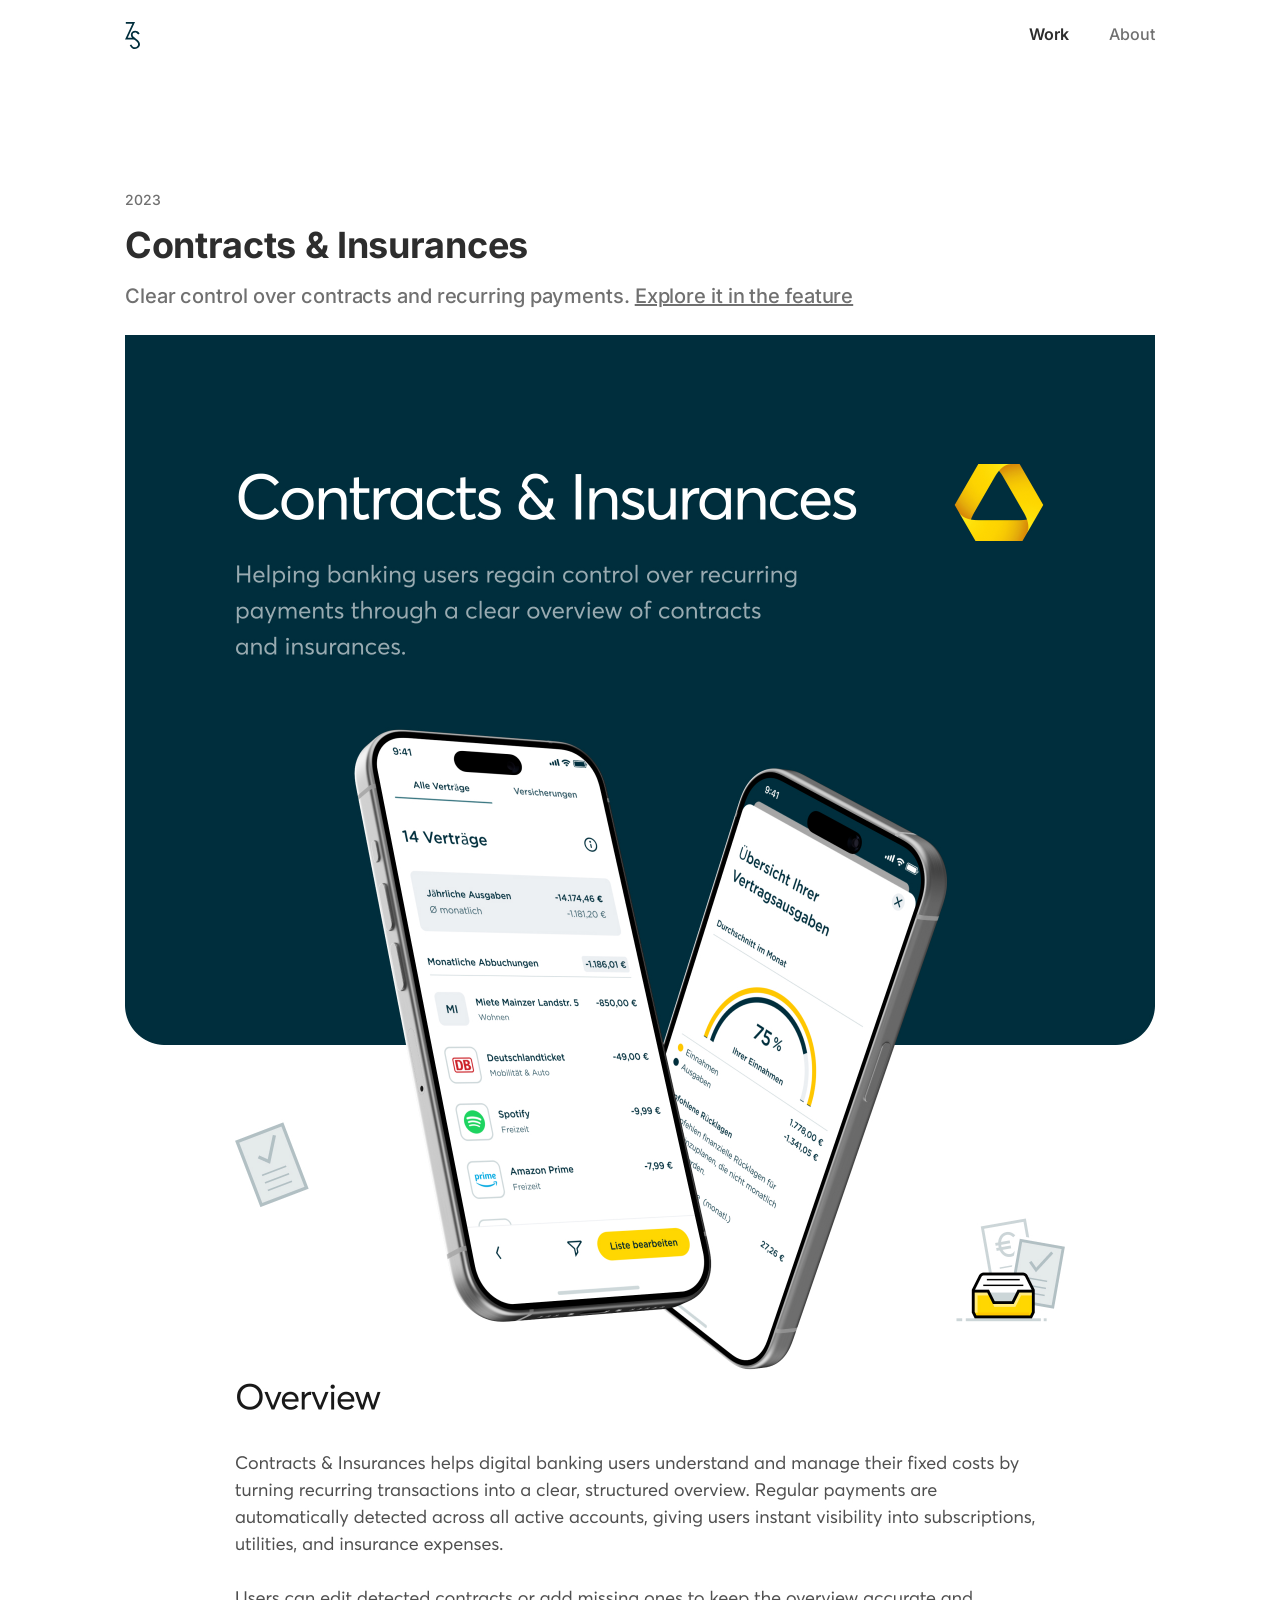
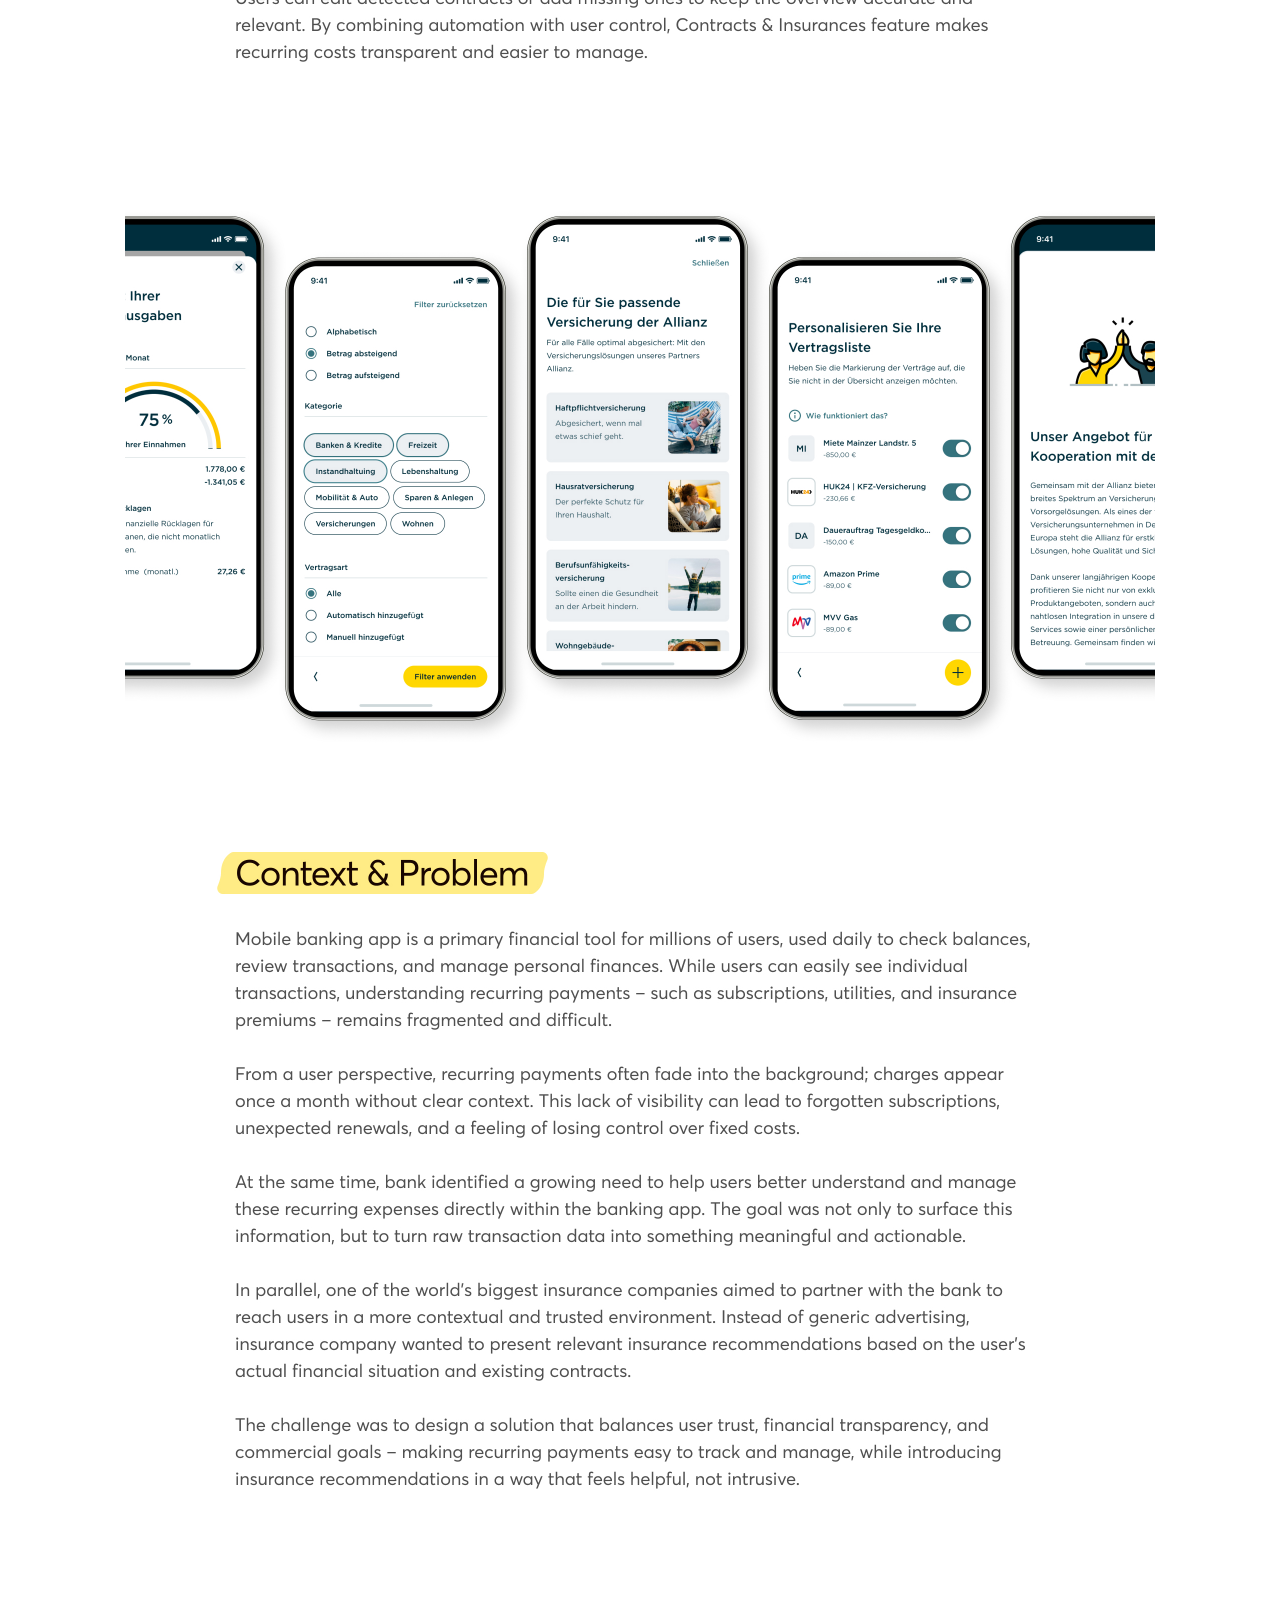
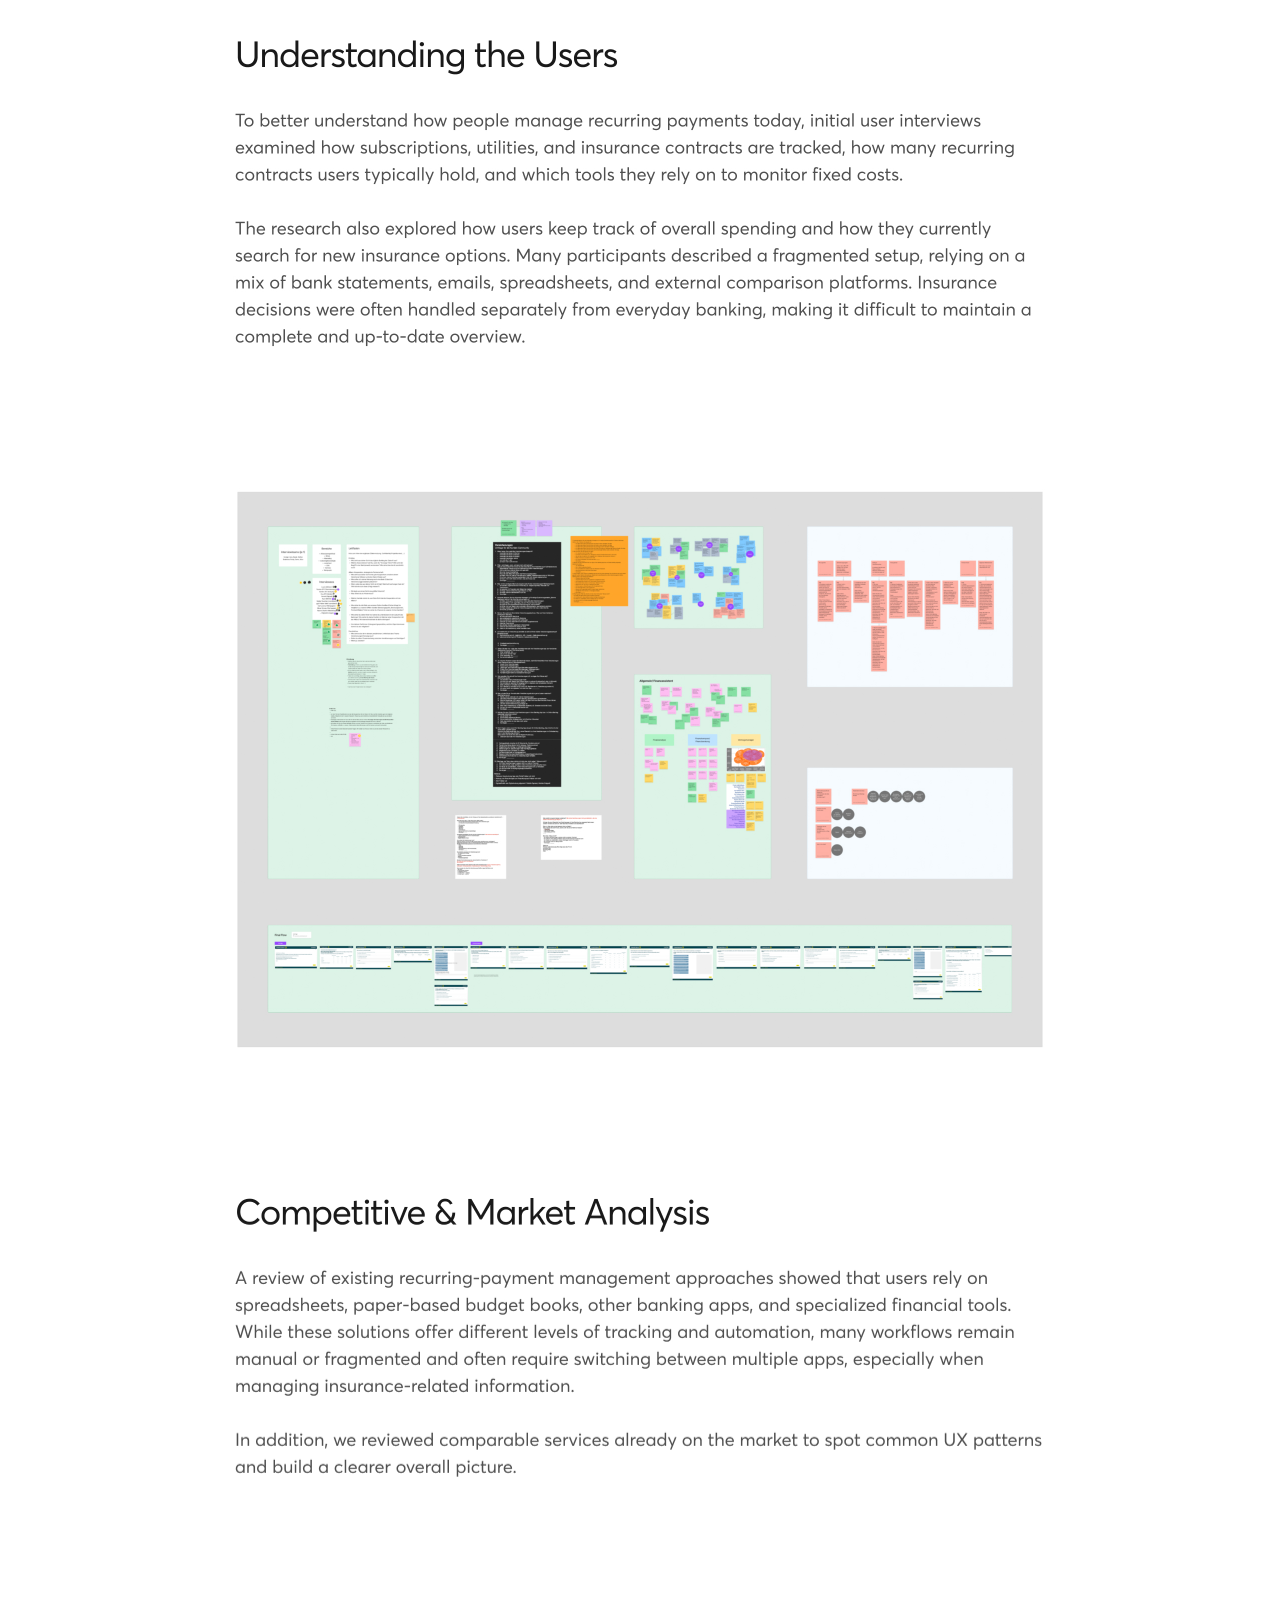
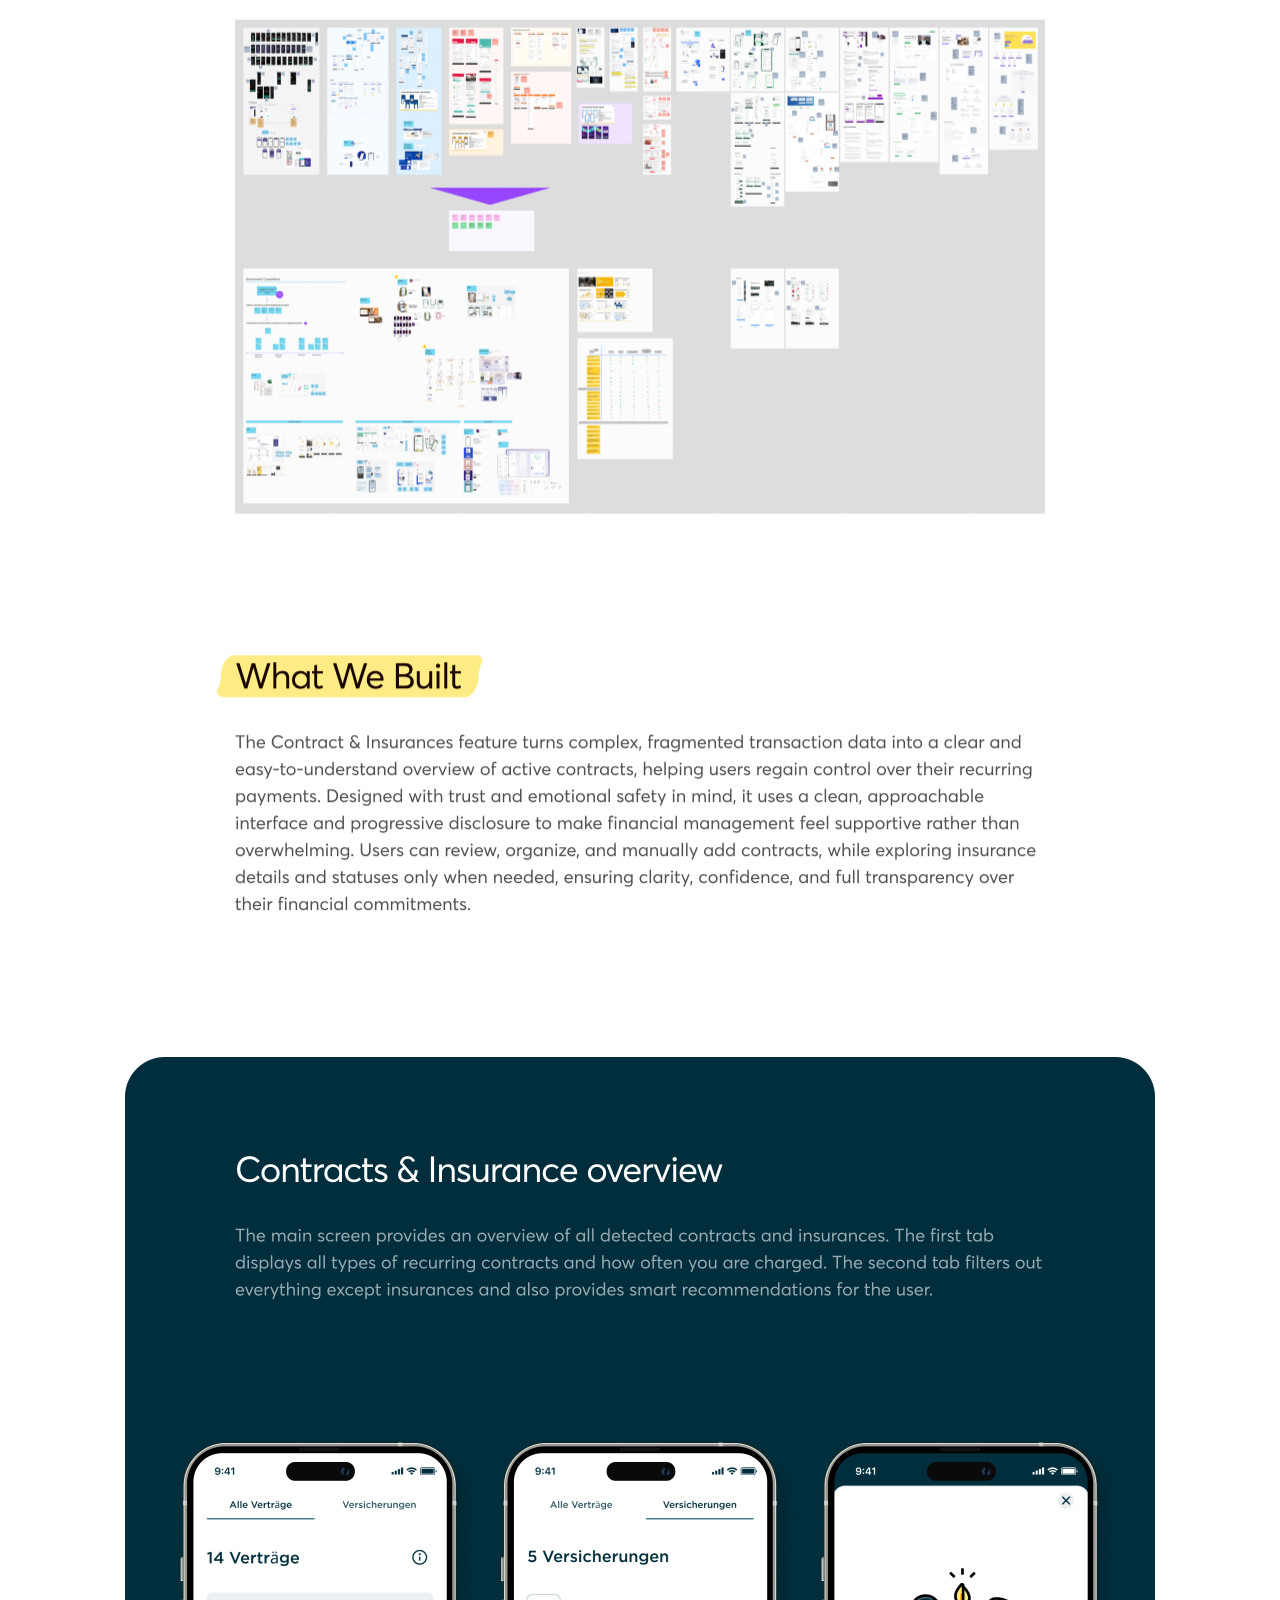
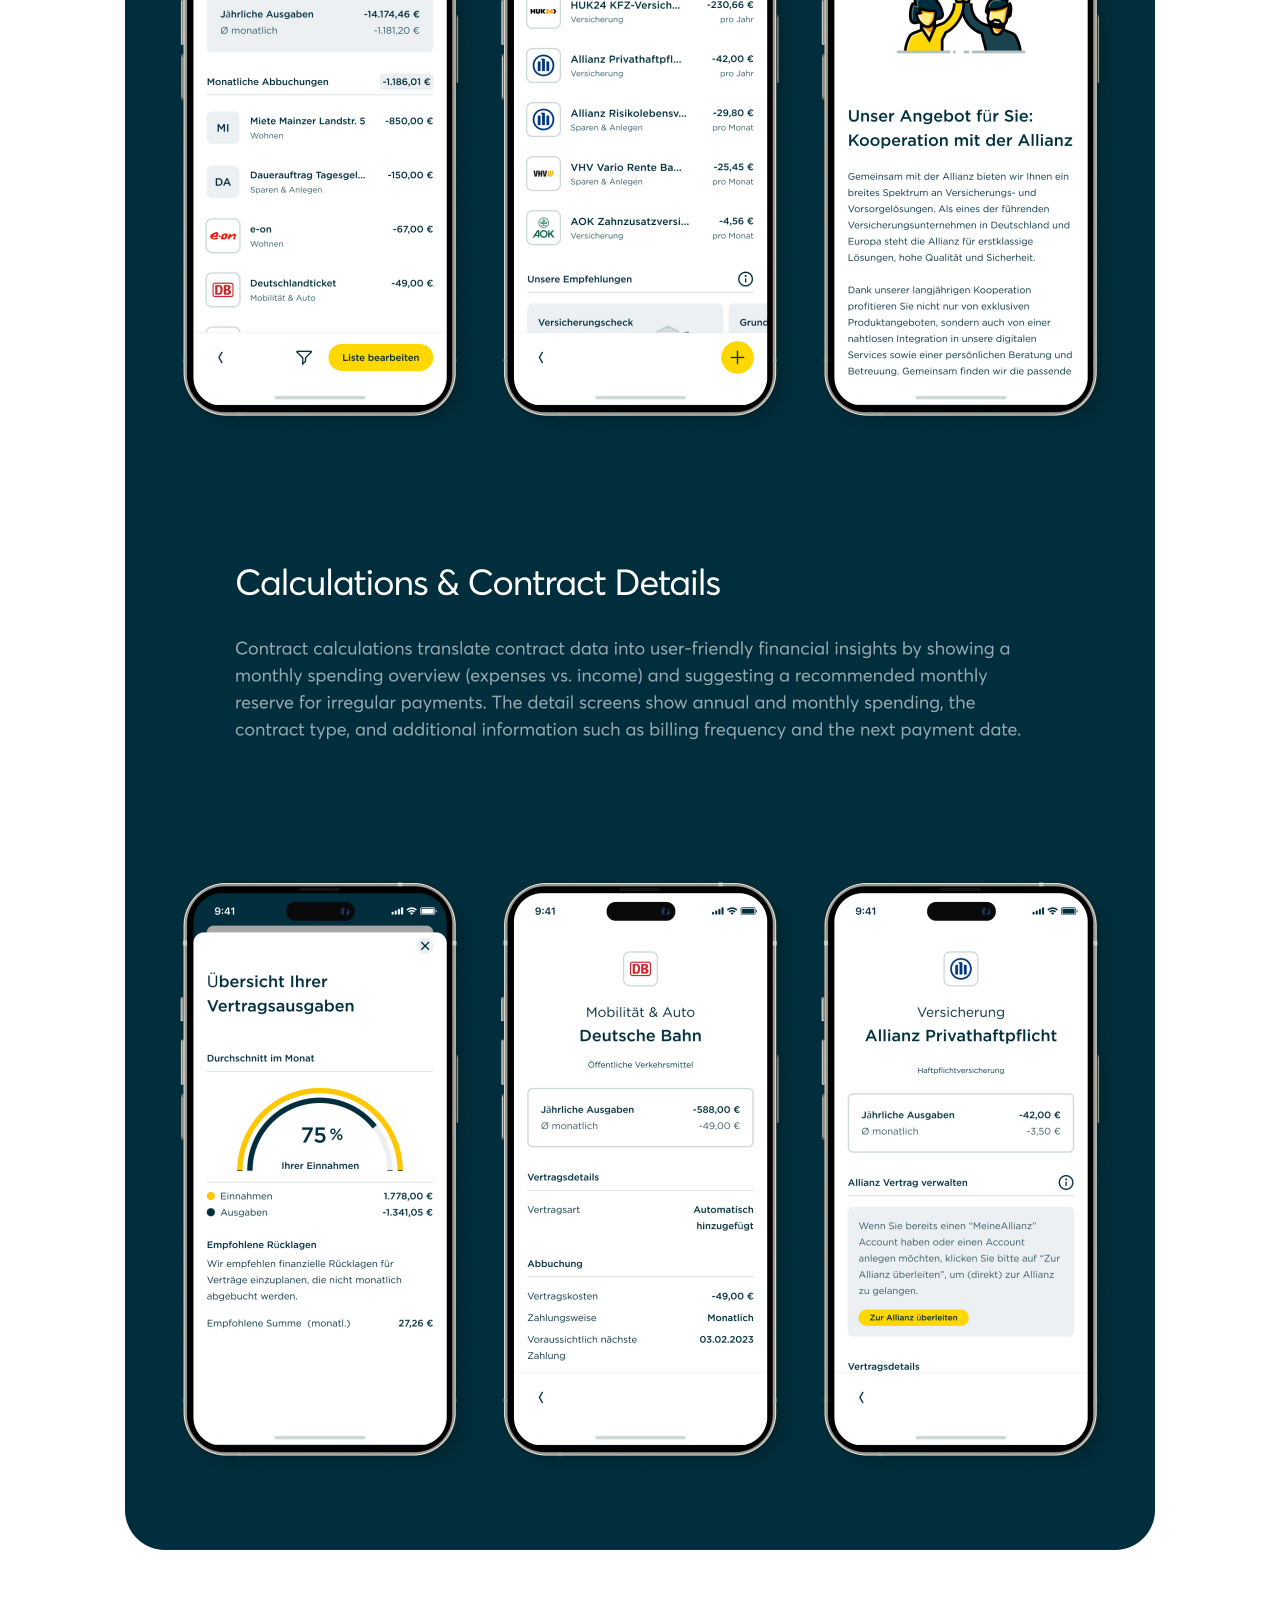
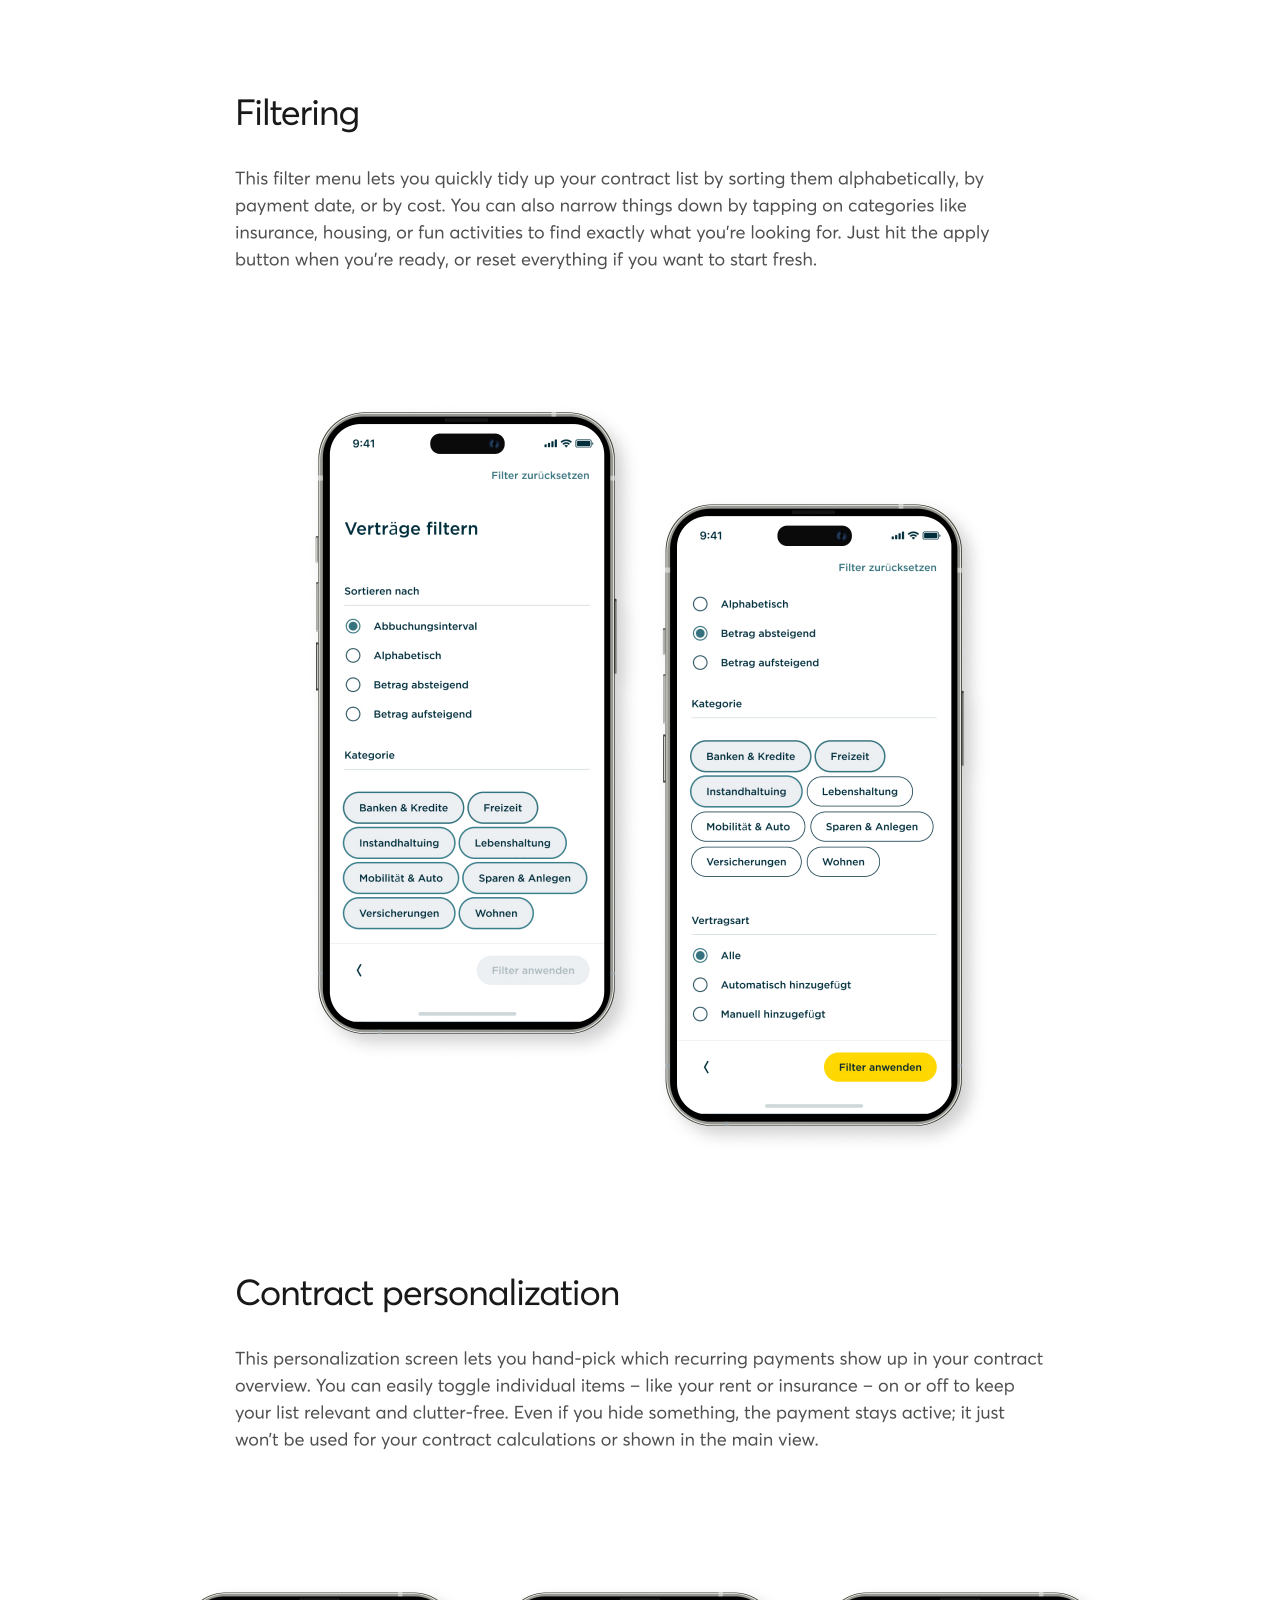
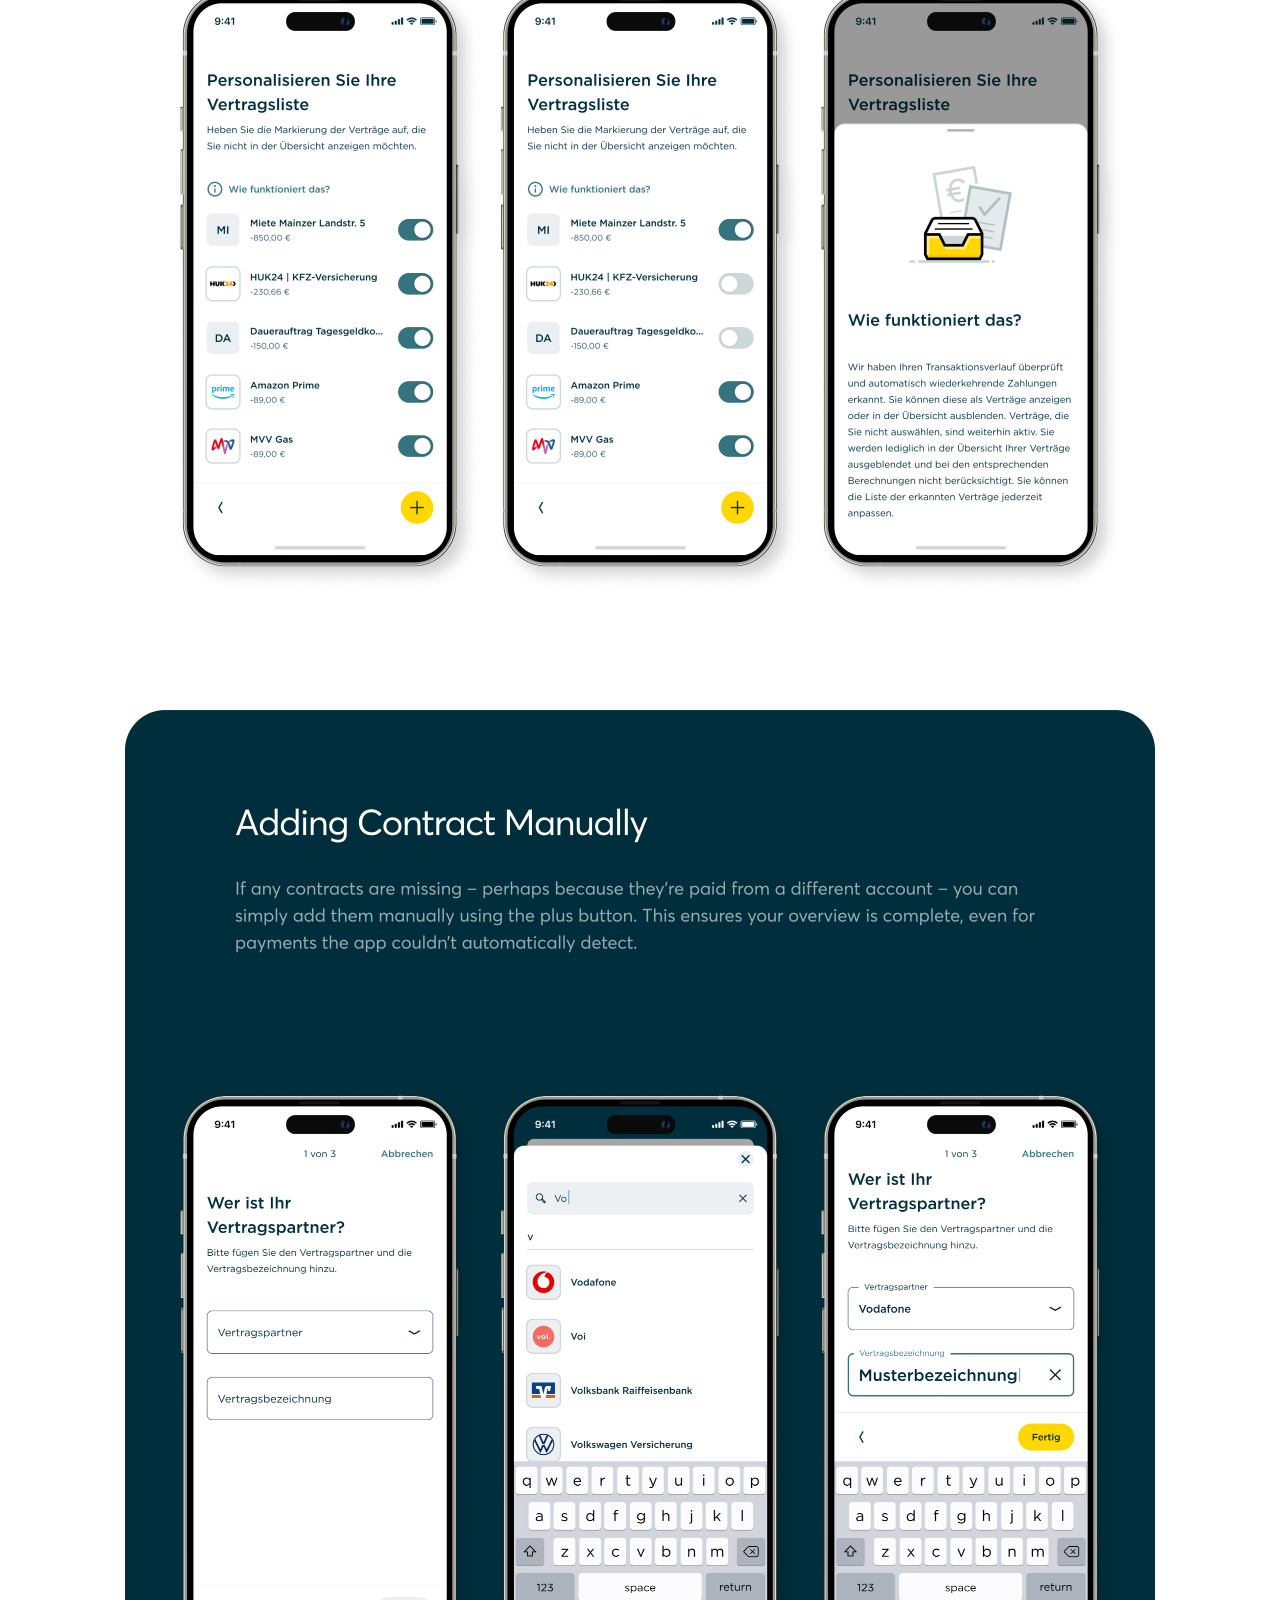
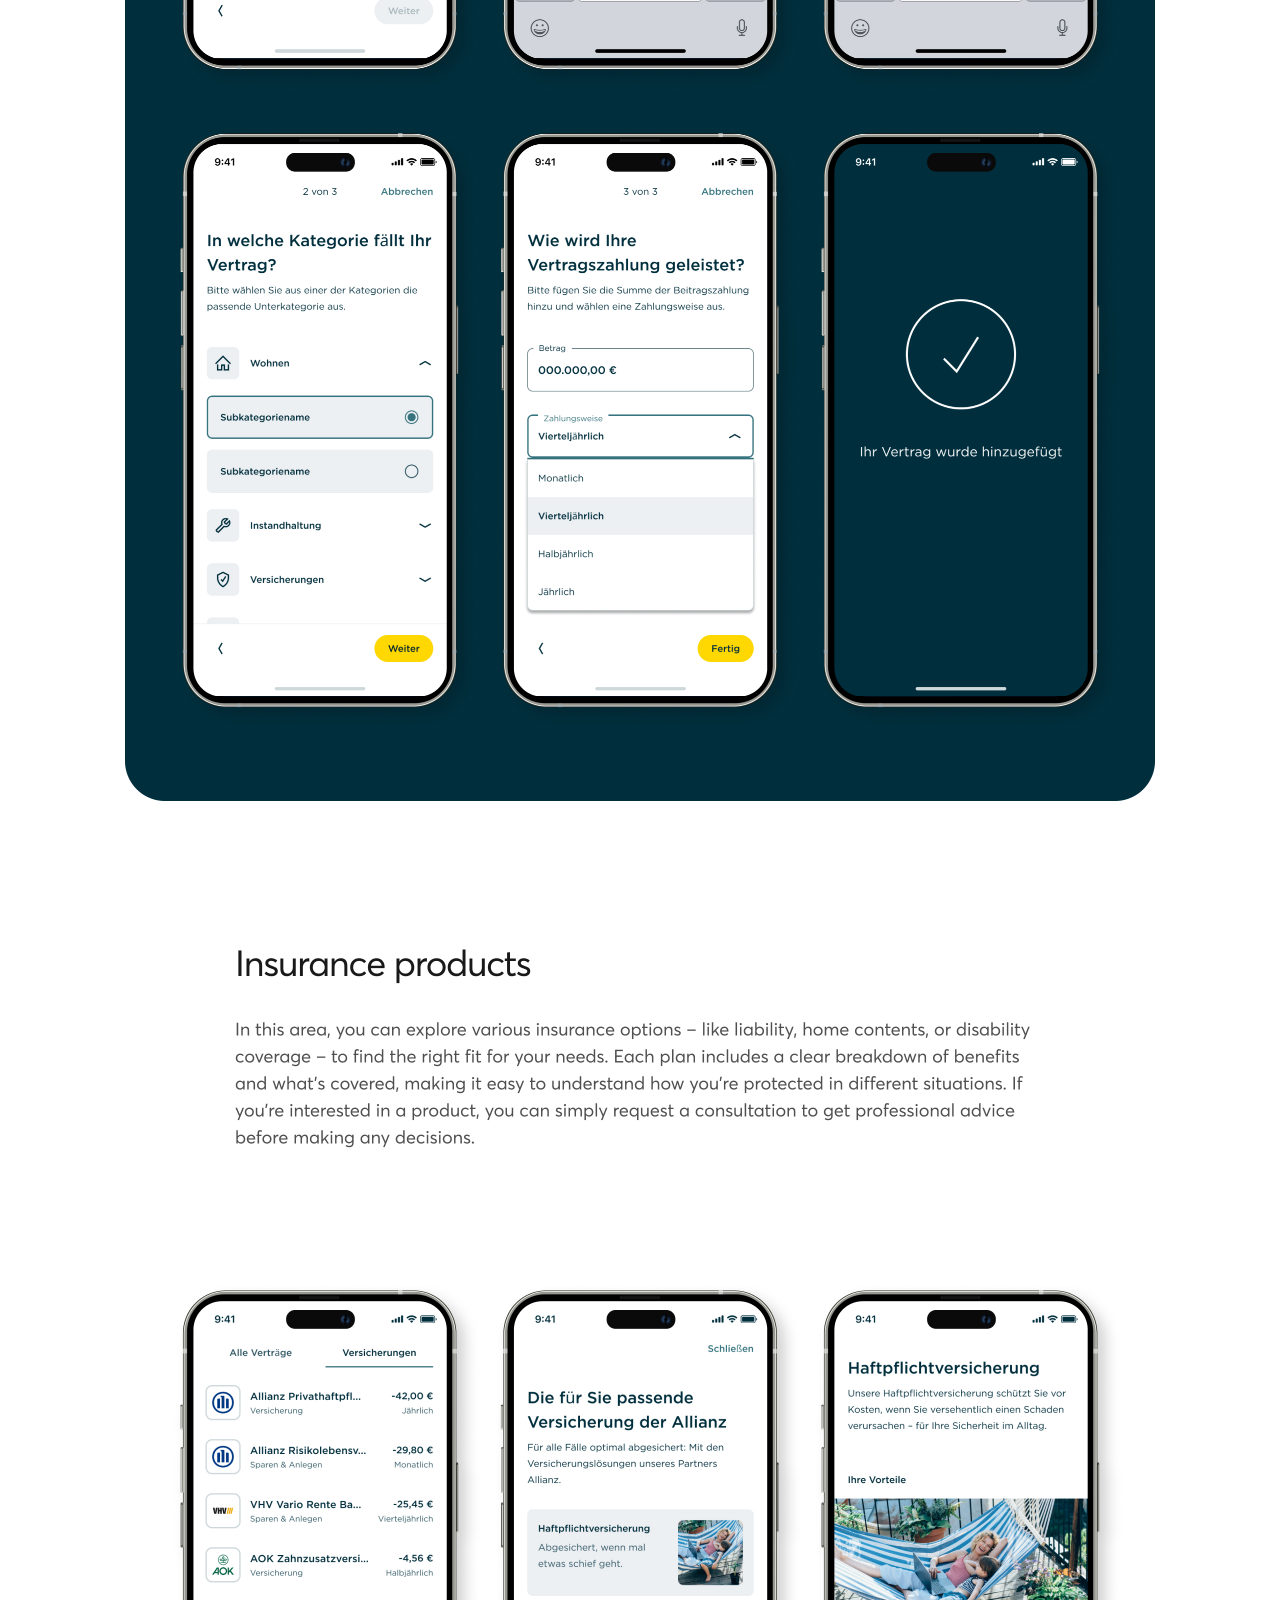
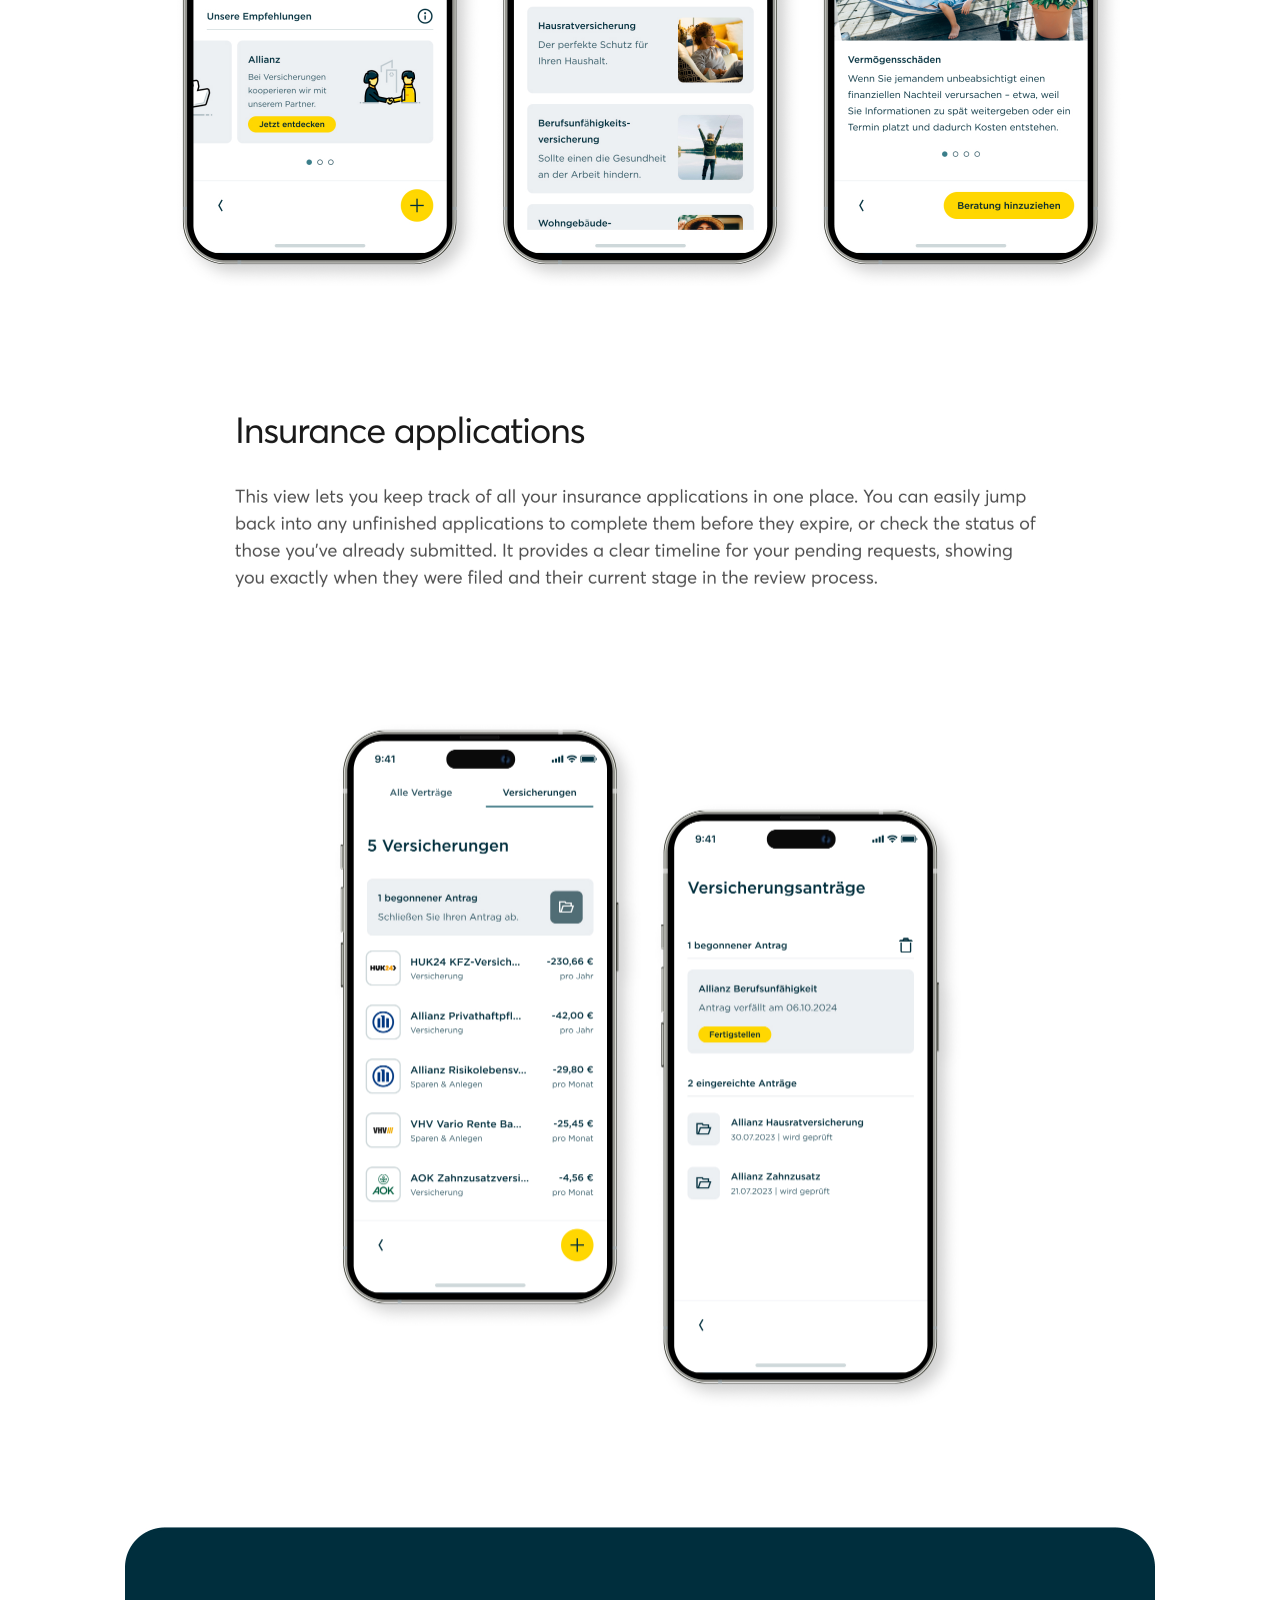
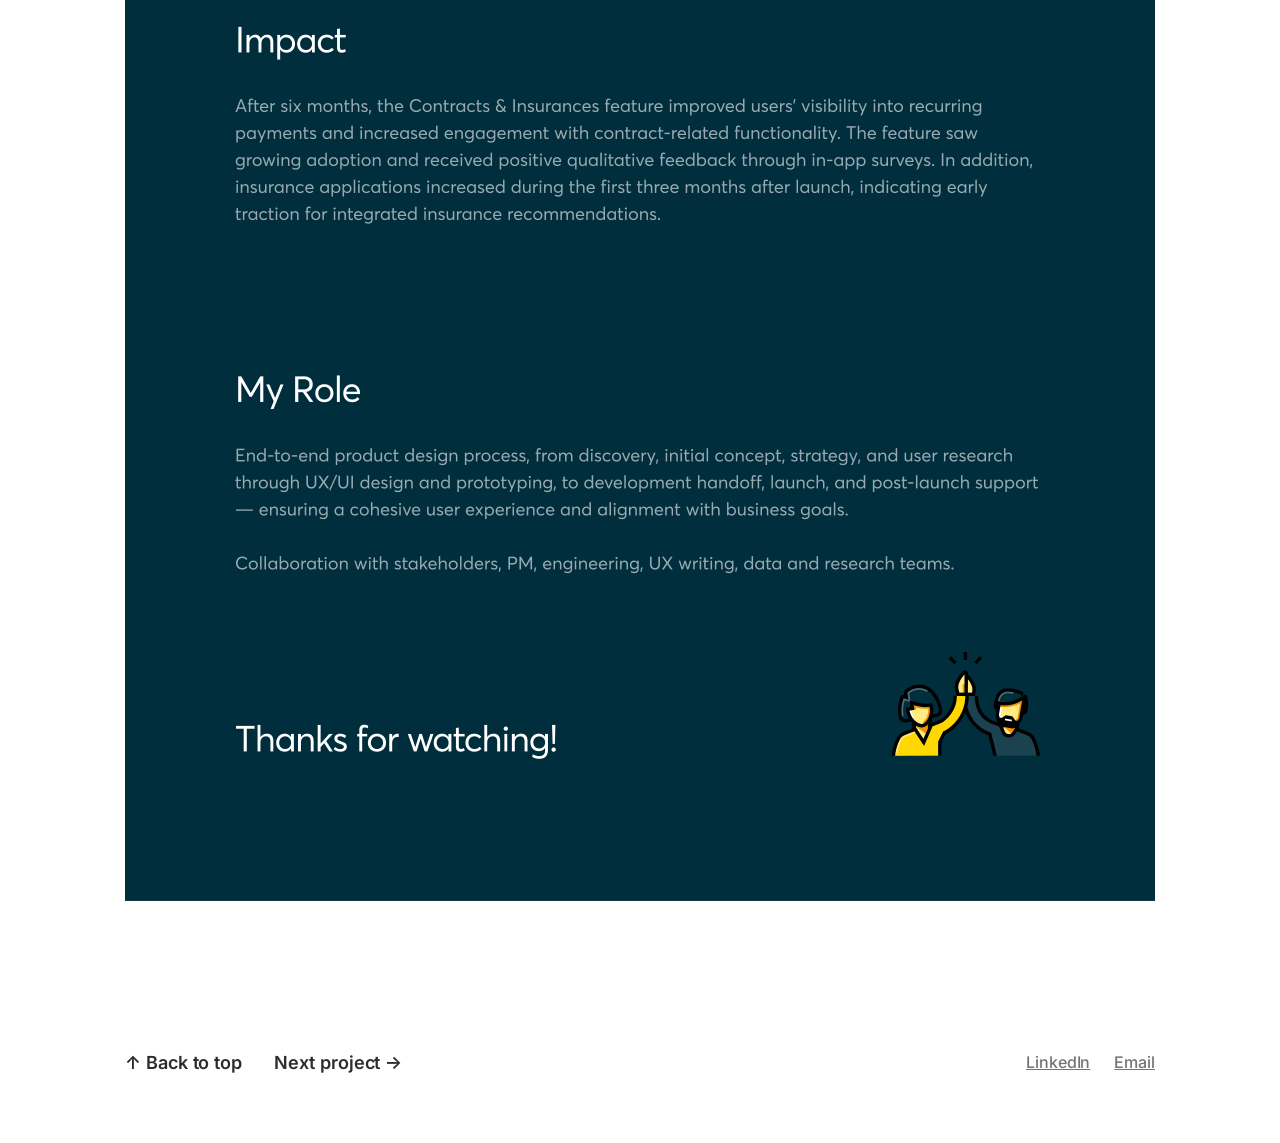
<file: contracts-insurances.html>
<!DOCTYPE html>
<html lang="en">

<head>
    <meta charset="UTF-8" />
    <meta name="viewport" content="width=device-width, initial-scale=1.0" />

  <!-- Google Analytics -->
  <script async src="https://www.googletagmanager.com/gtag/js?id=G-SB3TS0MCTQ"></script>
  <script>
    window.dataLayer = window.dataLayer || [];
    function gtag() { dataLayer.push(arguments); }
    gtag("js", new Date());
    gtag("config", "G-SB3TS0MCTQ");
  </script>
    <title>Contracts & Insurances — Slava Zhidkov</title>
    <meta name="description"
        content="Case study: Contracts & Insurances — Clear control over contracts and recurring payments." />

<!-- Stylesheets -->
    <link rel="preload" href="assets/fonts/inter-latin.woff2" as="font" type="font/woff2" crossorigin />
    <link rel="stylesheet" href="css/tokens.css" />
    <link rel="stylesheet" href="css/styles.css" />
    <link rel="stylesheet" href="css/project-page.css" />

    <!-- Favicon -->
    <link rel="icon" type="image/svg+xml" href="assets/logo.svg" />
    <link rel="shortcut icon" href="assets/logo.svg" />
</head>

<body>

    <div class="page">
        <!-- ═══════════════════════════════════════════════════════════════════
         Header
         ═══════════════════════════════════════════════════════════════════ -->
        <nav class="header" id="header">
            <a href="index.html" class="header__brand">
                <img src="assets/logo.svg" alt="Slava Zhidkov" class="header__logo" />
            </a>
            <div class="header__nav">
                <a href="index.html" class="header__nav-link header__nav-link--active">Work</a>
                <a href="about.html" class="header__nav-link">About</a>
            </div>
        </nav>

        <!-- ═══════════════════════════════════════════════════════════════════
         Hero
         ═══════════════════════════════════════════════════════════════════ -->
        <section class="project-hero reveal" id="hero">
            <span class="project-hero__year">2023</span>
            <h1 class="project-hero__title">Contracts & Insurances</h1>
            <p class="project-hero__description">
                Clear control over contracts and recurring payments.
                <a href="https://www.commerzbank.de/hilfe/digital-banking/digitale-finanzanalyse/"
                    class="project-hero__link" target="_blank" rel="noopener">Explore it in the feature</a>
            </p>
        </section>

        <!-- ═══════════════════════════════════════════════════════════════════
         Case Study Content — Image Slices
         ═══════════════════════════════════════════════════════════════════ -->
        <section class="project-content">
            <div class="project-content__images">
                <img src="assets/ci-slice-01.png" alt="Contracts & Insurances — Overview" class="project-content__slice reveal"
                    loading="lazy" />
                <img src="assets/ci-slice-02.png" alt="Contracts & Insurances — User research"
                    class="project-content__slice reveal" loading="lazy" />
                <img src="assets/ci-slice-03.png" alt="Contracts & Insurances — Problem definition"
                    class="project-content__slice reveal" loading="lazy" />
                <img src="assets/ci-slice-04.png" alt="Contracts & Insurances — User flows"
                    class="project-content__slice reveal" loading="lazy" />
                <img src="assets/ci-slice-05.png" alt="Contracts & Insurances — Wireframes"
                    class="project-content__slice reveal" loading="lazy" />
                <img src="assets/ci-slice-06.png" alt="Contracts & Insurances — Visual design"
                    class="project-content__slice reveal" loading="lazy" />
                <img src="assets/ci-slice-07.png" alt="Contracts & Insurances — Components"
                    class="project-content__slice reveal" loading="lazy" />
                <img src="assets/ci-slice-08.png" alt="Contracts & Insurances — Prototyping"
                    class="project-content__slice reveal" loading="lazy" />
                <img src="assets/ci-slice-09.png" alt="Contracts & Insurances — Dark mode"
                    class="project-content__slice reveal" loading="lazy" />
                <img src="assets/ci-slice-10.png" alt="Contracts & Insurances — Testing" class="project-content__slice reveal"
                    loading="lazy" />
                <img src="assets/ci-slice-11.png" alt="Contracts & Insurances — Results" class="project-content__slice reveal"
                    loading="lazy" />
                <img src="assets/ci-slice-12.png" alt="Contracts & Insurances — Final deliverables"
                    class="project-content__slice reveal" loading="lazy" />
            </div>
        </section>
    </div>

    <!-- ═══════════════════════════════════════════════════════════════════
       Footer
       ═══════════════════════════════════════════════════════════════════ -->
    <footer class="footer footer--project">
        <div class="footer__actions">
            <button class="footer__back-to-top">↑ Back to top</button>
            <a href="access-digital-short.html" class="footer__next">Next project <span class="footer__next-arrow" aria-hidden="true">↑</span></a>
        </div>
        <nav class="footer__links">
            <a href="https://www.linkedin.com/in/slavazhidkov/" class="footer__link" target="_blank"
                rel="noopener">LinkedIn</a>
            <a href="mailto:slastradamus@gmail.com" class="footer__link">Email</a>
        </nav>
    </footer>

    <!-- JavaScript -->
    <script src="js/main.js"></script>
</body>

</html>
</file>
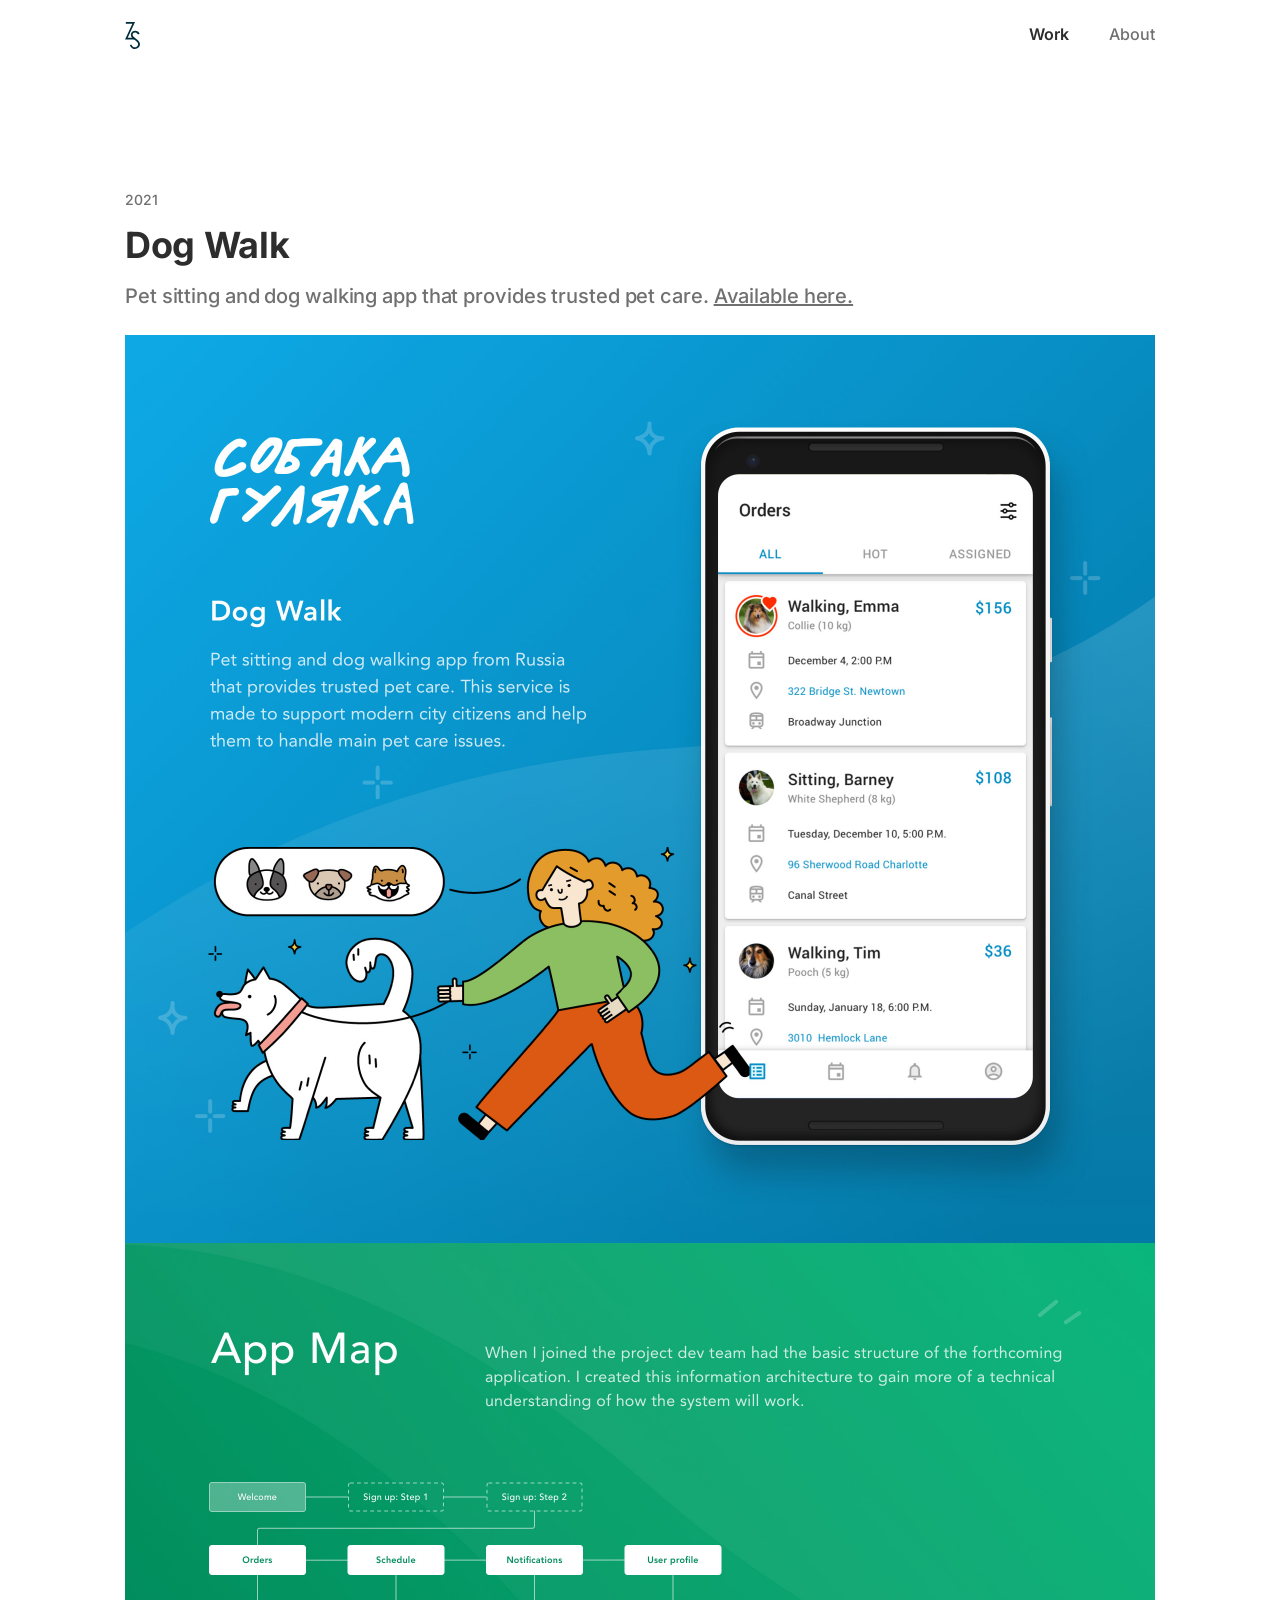
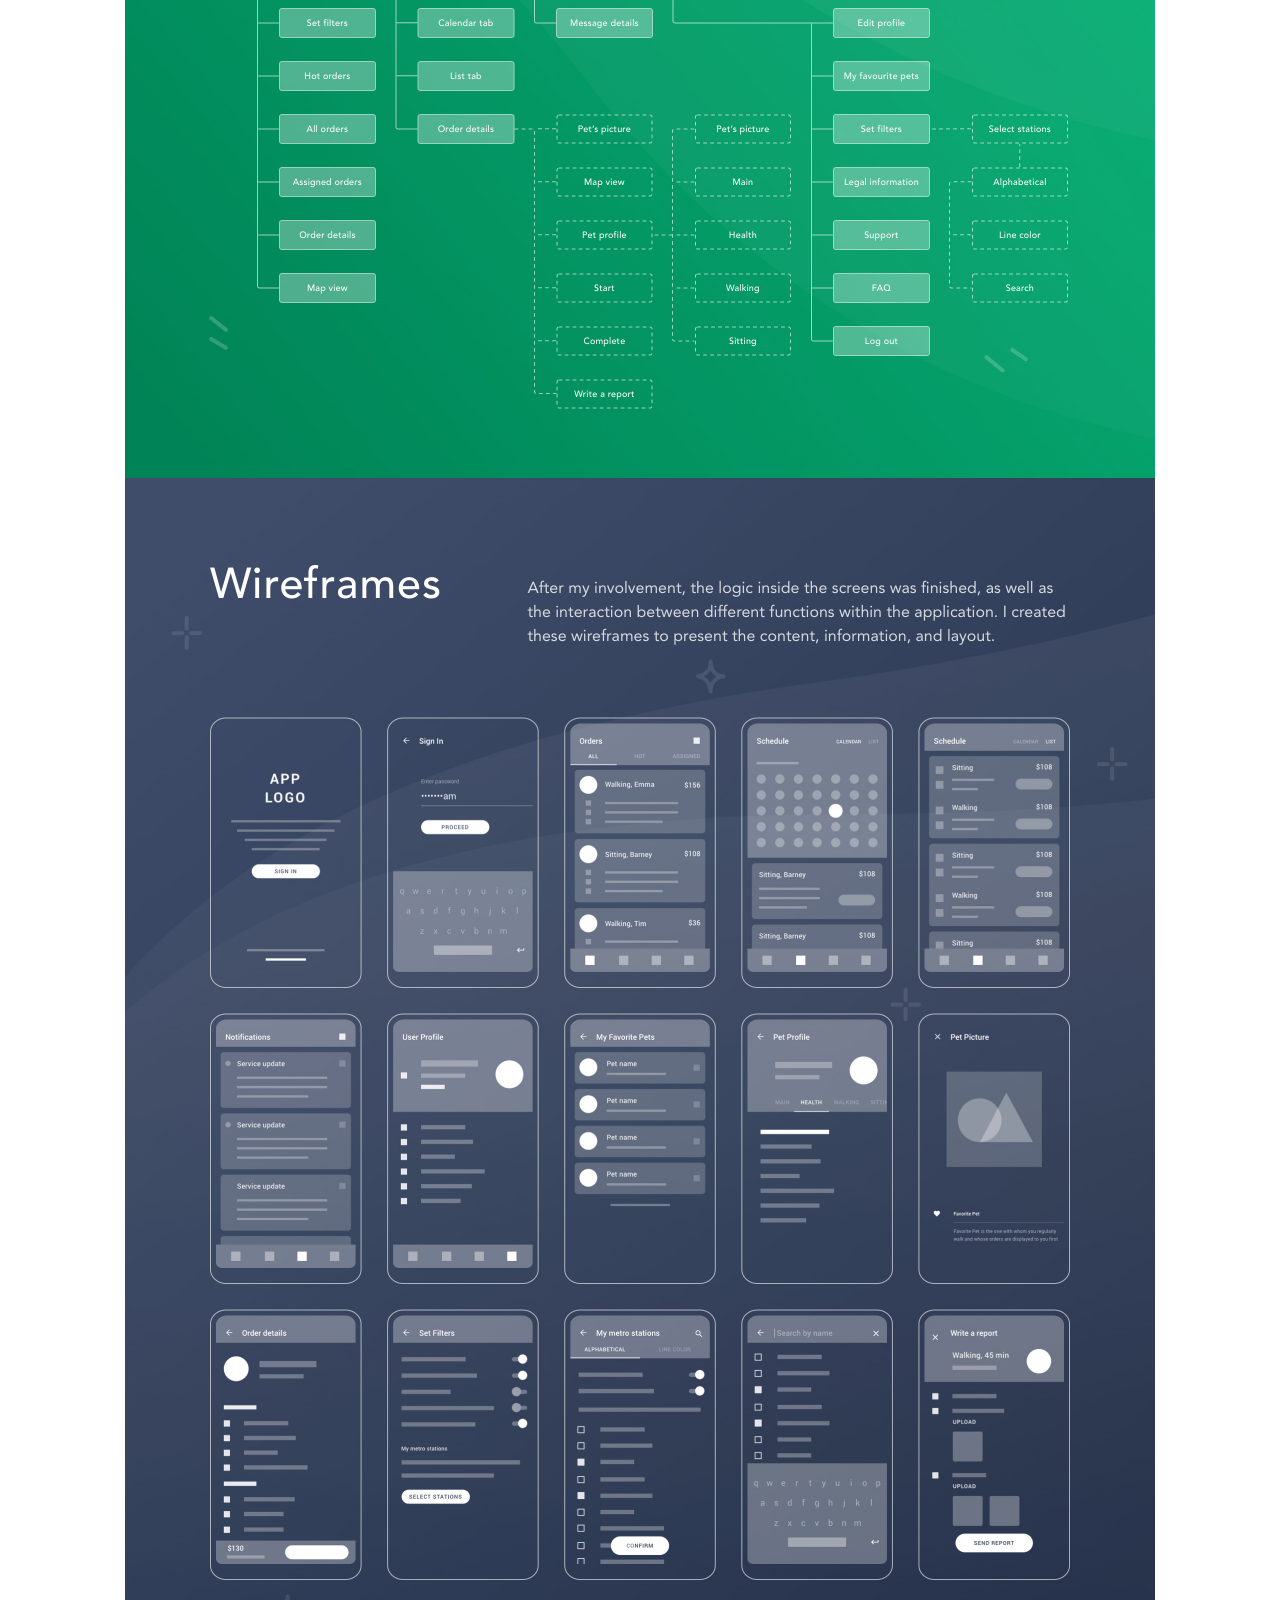
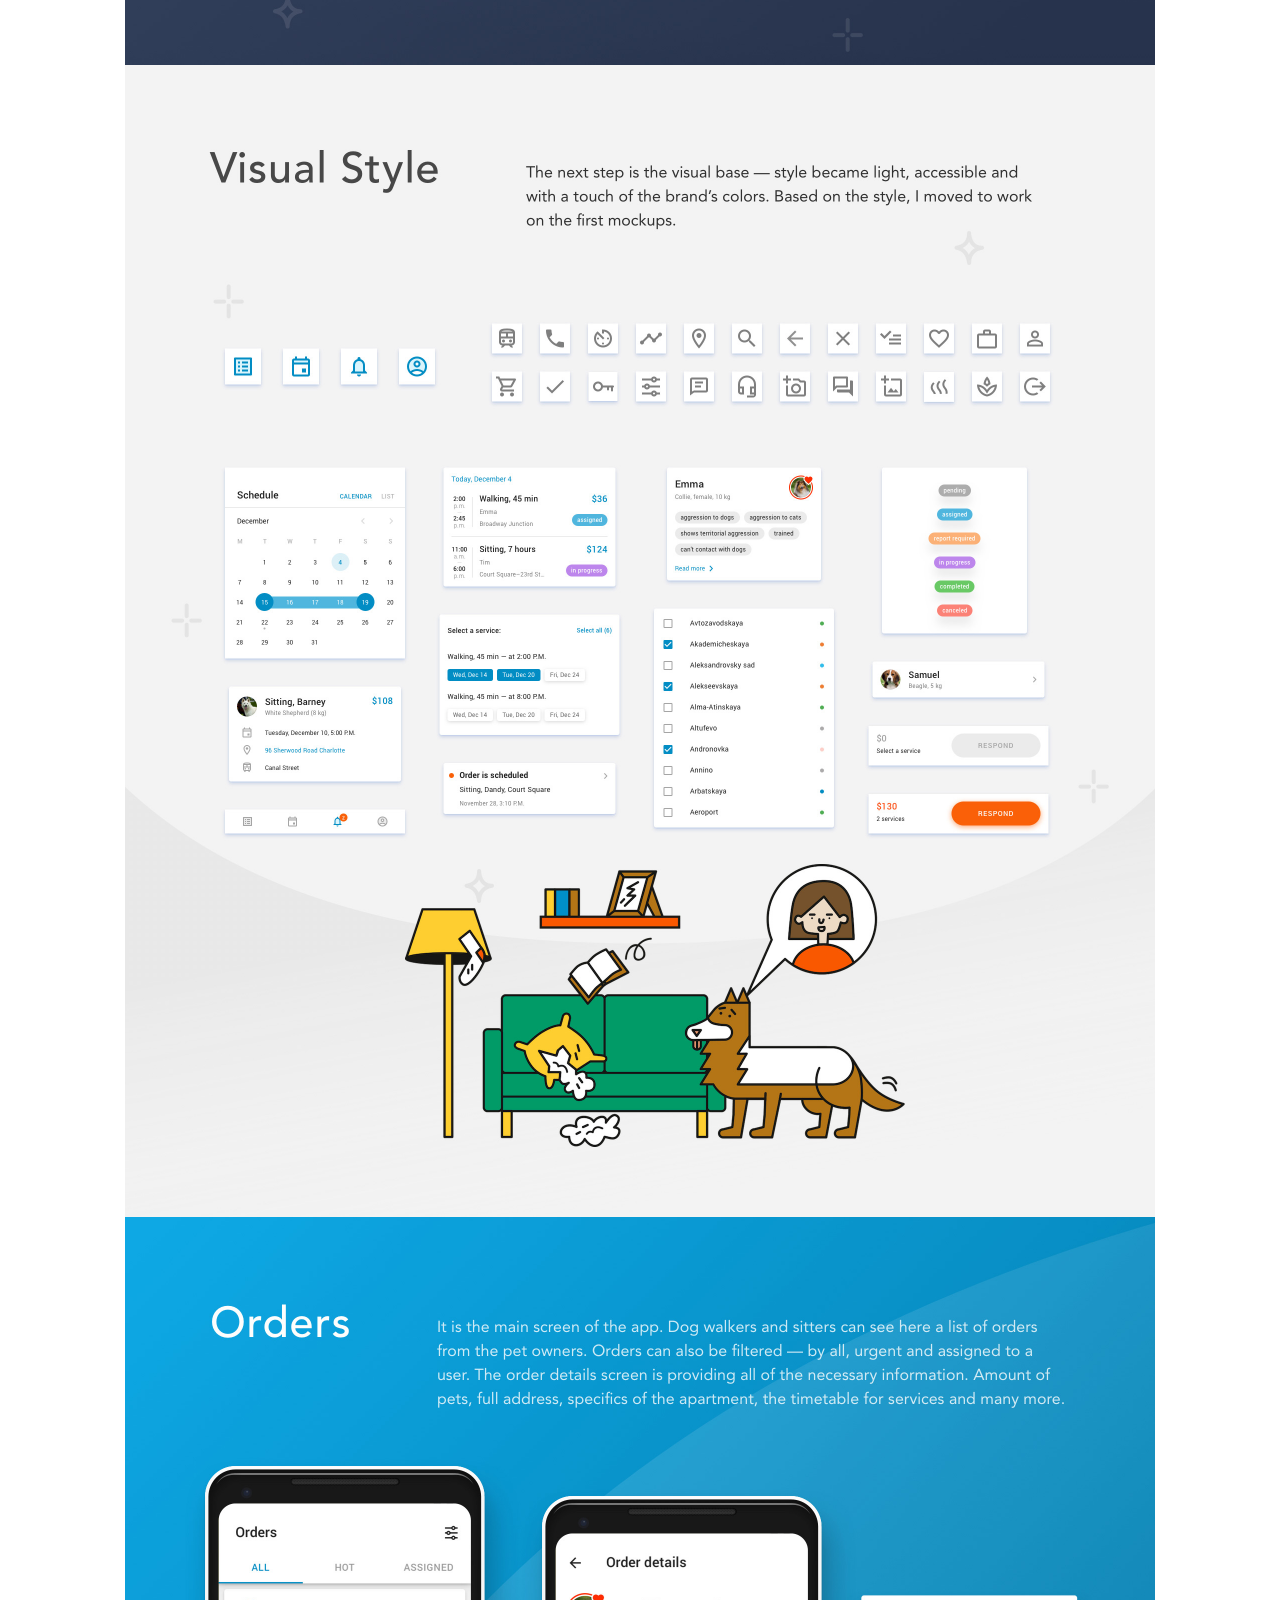
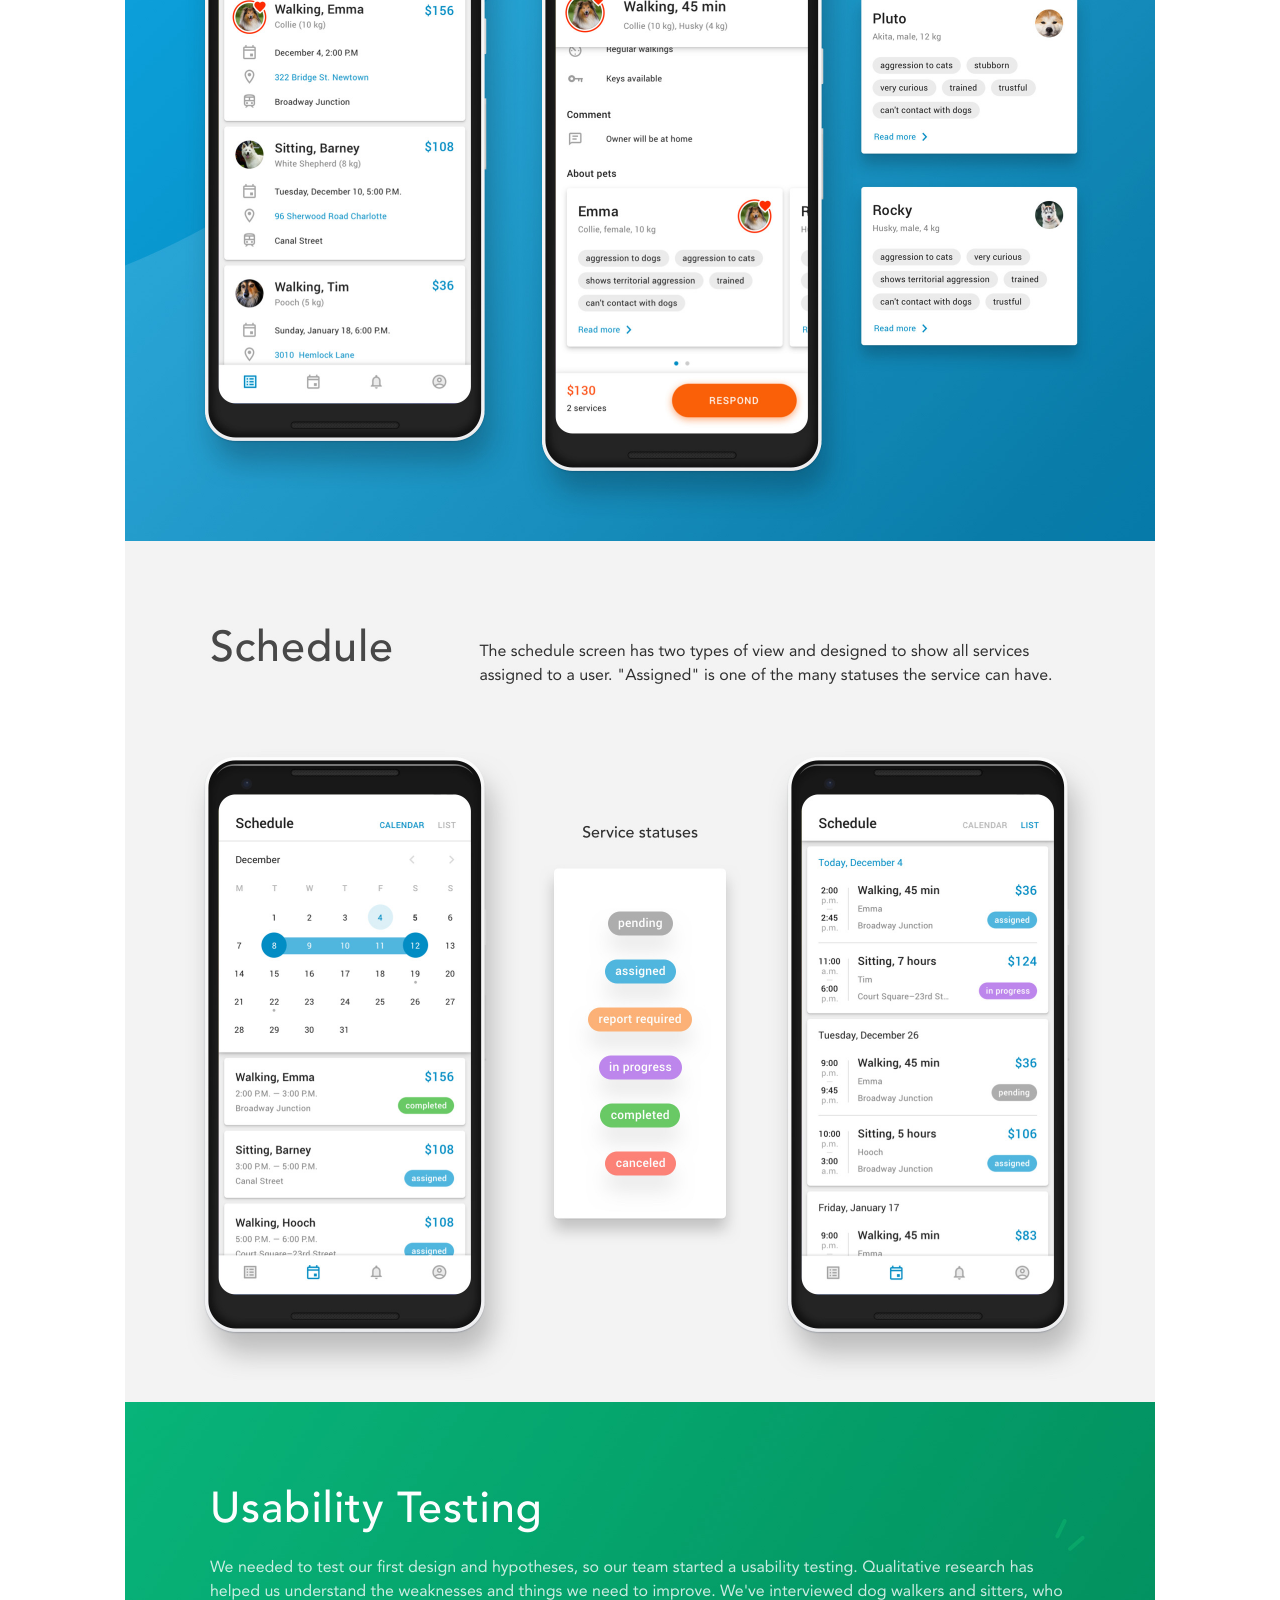
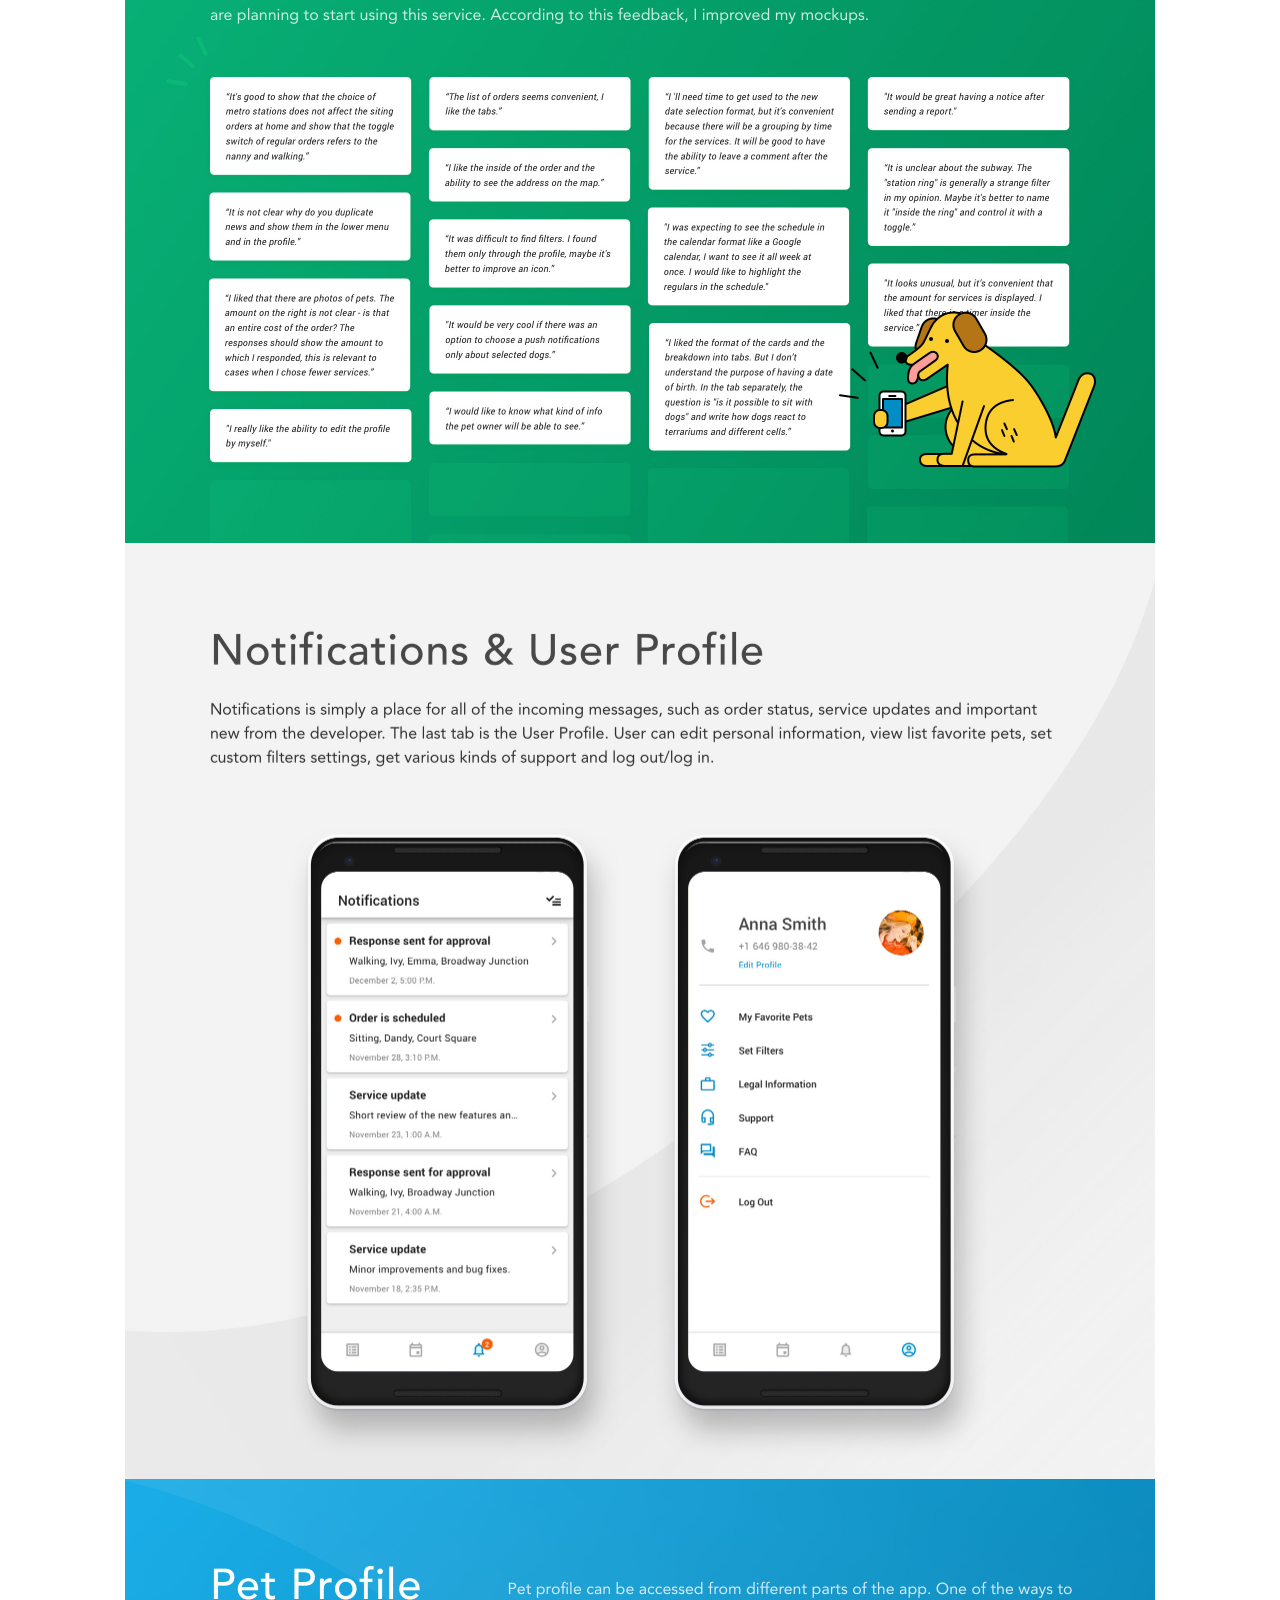
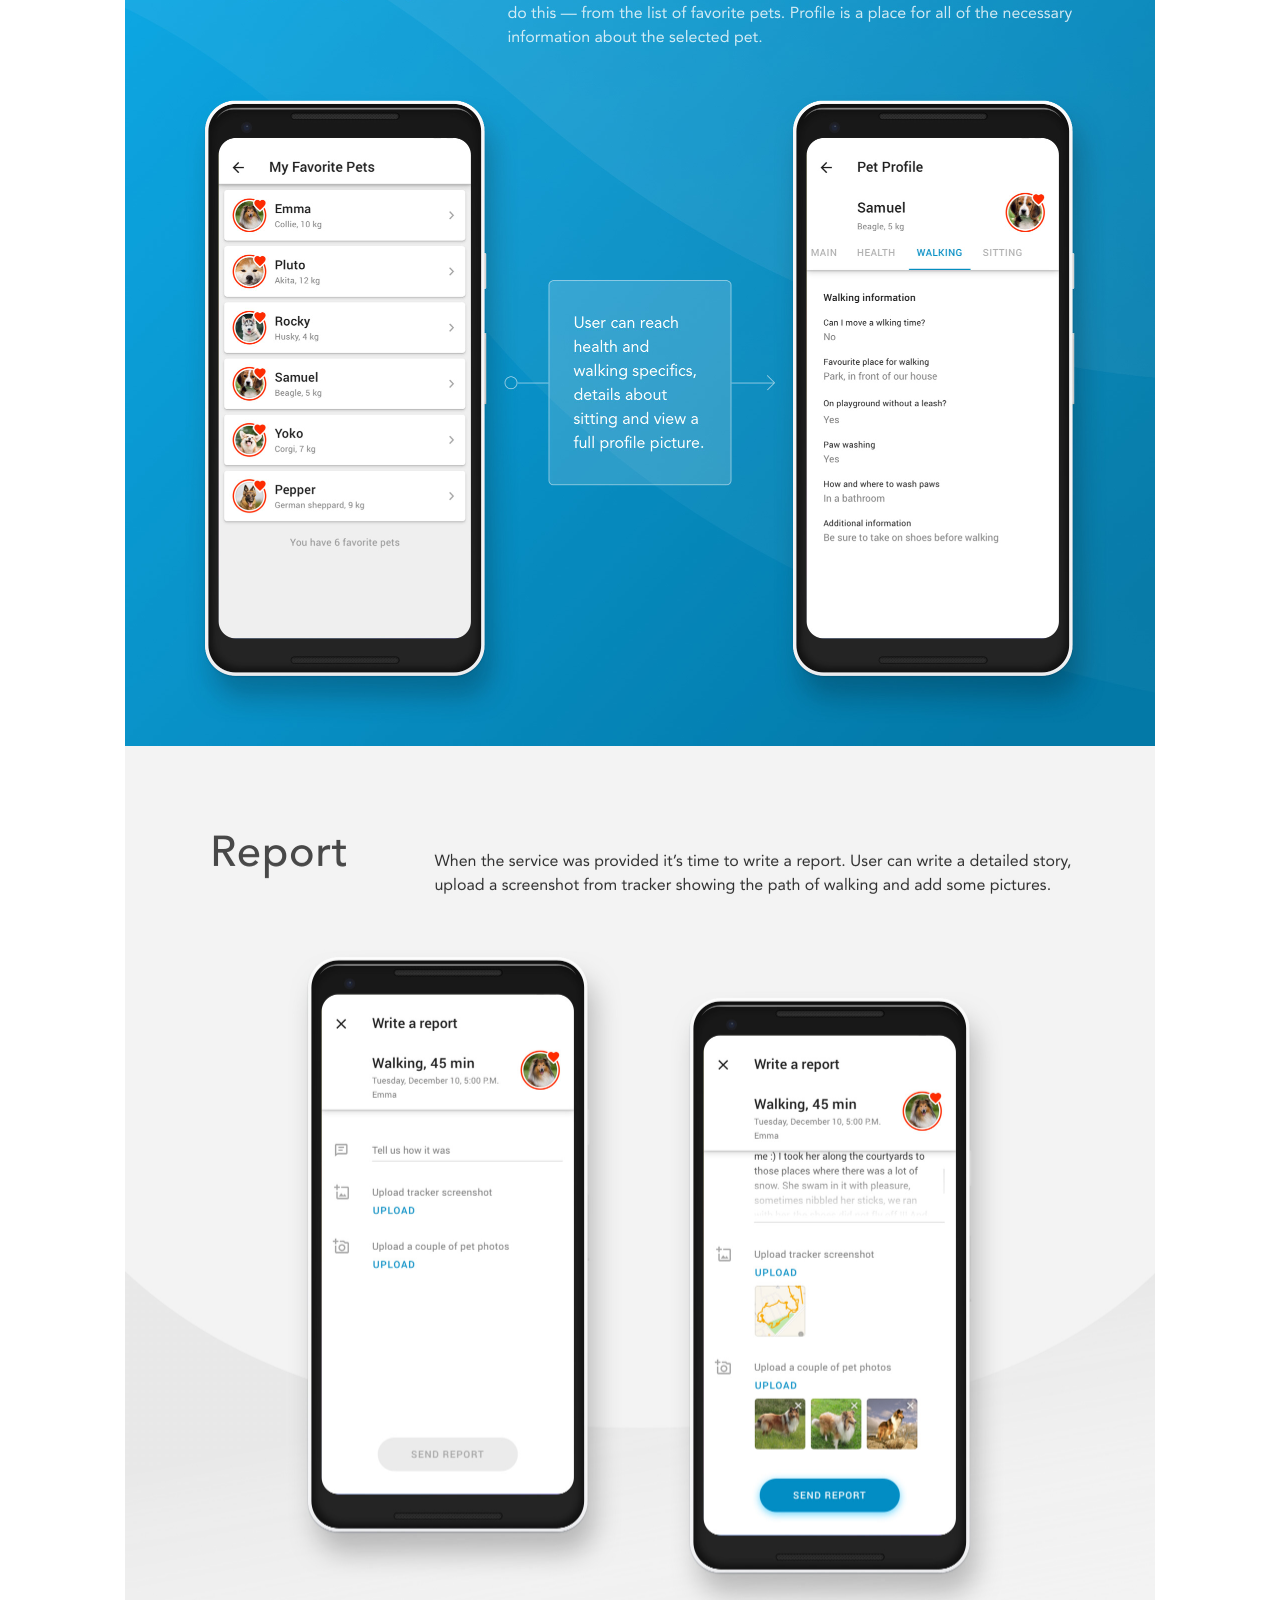
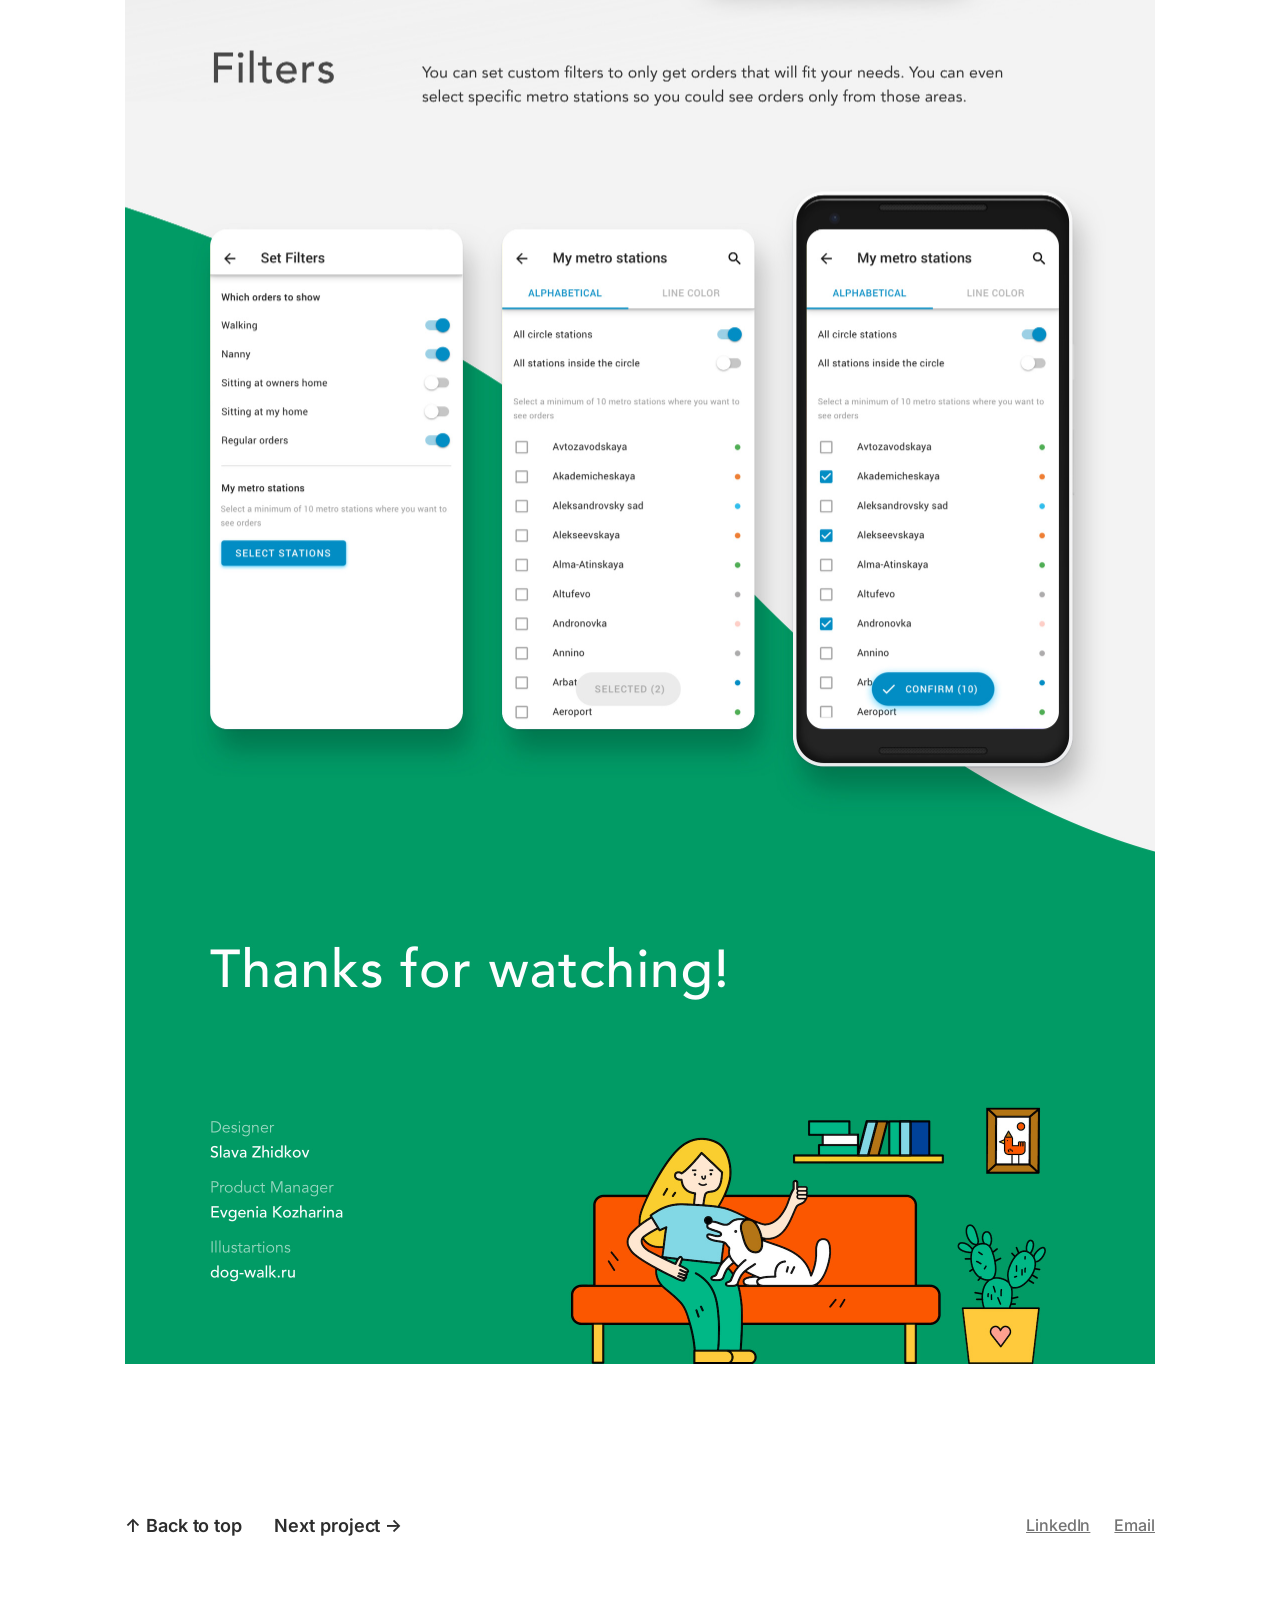
<file: dog-walk.html>
<!DOCTYPE html>
<html lang="en">

<head>
    <meta charset="UTF-8" />
    <meta name="viewport" content="width=device-width, initial-scale=1.0" />

  <!-- Google Analytics -->
  <script async src="https://www.googletagmanager.com/gtag/js?id=G-SB3TS0MCTQ"></script>
  <script>
    window.dataLayer = window.dataLayer || [];
    function gtag() { dataLayer.push(arguments); }
    gtag("js", new Date());
    gtag("config", "G-SB3TS0MCTQ");
  </script>
    <title>Dog Walk App — Slava Zhidkov</title>
    <meta name="description"
        content="Case study: Dog Walk — Pet sitting and dog walking app that provides trusted pet care." />

<!-- Stylesheets -->
    <link rel="preload" href="assets/fonts/inter-latin.woff2" as="font" type="font/woff2" crossorigin />
    <link rel="stylesheet" href="css/tokens.css" />
    <link rel="stylesheet" href="css/styles.css" />
    <link rel="stylesheet" href="css/project-page.css" />

    <!-- Favicon -->
    <link rel="icon" type="image/svg+xml" href="assets/logo.svg" />
    <link rel="shortcut icon" href="assets/logo.svg" />
</head>

<body>

    <div class="page">
        <!-- ═══════════════════════════════════════════════════════════════════
         Header
         ═══════════════════════════════════════════════════════════════════ -->
        <nav class="header" id="header">
            <a href="index.html" class="header__brand">
                <img src="assets/logo.svg" alt="Slava Zhidkov" class="header__logo" />
            </a>
            <div class="header__nav">
                <a href="index.html" class="header__nav-link header__nav-link--active">Work</a>
                <a href="about.html" class="header__nav-link">About</a>
            </div>
        </nav>

        <!-- ═══════════════════════════════════════════════════════════════════
         Hero
         ═══════════════════════════════════════════════════════════════════ -->
        <section class="project-hero reveal" id="hero">
            <span class="project-hero__year">2021</span>
            <h1 class="project-hero__title">Dog Walk</h1>
            <p class="project-hero__description">
                Pet sitting and dog walking app that provides trusted pet care.
                <a href="https://dog-walk.ru/new" class="project-hero__link" target="_blank" rel="noopener">Available
                    here.</a>
            </p>
        </section>

        <!-- ═══════════════════════════════════════════════════════════════════
         Case Study Content — Image Slices
         ═══════════════════════════════════════════════════════════════════ -->
        <section class="project-content">
            <div class="project-content__images">
                <img src="assets/dw-01.png" alt="Dog Walk App" class="project-content__slice reveal" loading="lazy" />
                <img src="assets/dw-02.png" alt="Dog Walk App" class="project-content__slice reveal" loading="lazy" />
                <img src="assets/dw-03.png" alt="Dog Walk App" class="project-content__slice reveal" loading="lazy" />
                <img src="assets/dw-04.png" alt="Dog Walk App" class="project-content__slice reveal" loading="lazy" />
                <img src="assets/dw-05.png" alt="Dog Walk App" class="project-content__slice reveal" loading="lazy" />
                <img src="assets/dw-06.png" alt="Dog Walk App" class="project-content__slice reveal" loading="lazy" />
                <img src="assets/dw-07.png" alt="Dog Walk App" class="project-content__slice reveal" loading="lazy" />
                <img src="assets/dw-08.png" alt="Dog Walk App" class="project-content__slice reveal" loading="lazy" />
                <img src="assets/dw-09.png" alt="Dog Walk App" class="project-content__slice reveal" loading="lazy" />
                <img src="assets/dw-10.png" alt="Dog Walk App" class="project-content__slice reveal" loading="lazy" />
                <img src="assets/dw-11.png" alt="Dog Walk App" class="project-content__slice reveal" loading="lazy" />
            </div>
        </section>
    </div>

    <!-- ═══════════════════════════════════════════════════════════════════
       Footer
       ═══════════════════════════════════════════════════════════════════ -->
    <footer class="footer footer--project">
        <div class="footer__actions">
            <button class="footer__back-to-top">↑ Back to top</button>
            <a href="windcatcher.html" class="footer__next">Next project <span class="footer__next-arrow" aria-hidden="true">↑</span></a>
        </div>
        <nav class="footer__links">
            <a href="https://www.linkedin.com/in/slavazhidkov/" class="footer__link" target="_blank"
                rel="noopener">LinkedIn</a>
            <a href="mailto:slastradamus@gmail.com" class="footer__link">Email</a>
        </nav>
    </footer>

    <!-- JavaScript -->
    <script src="js/main.js"></script>
</body>

</html>
</file>
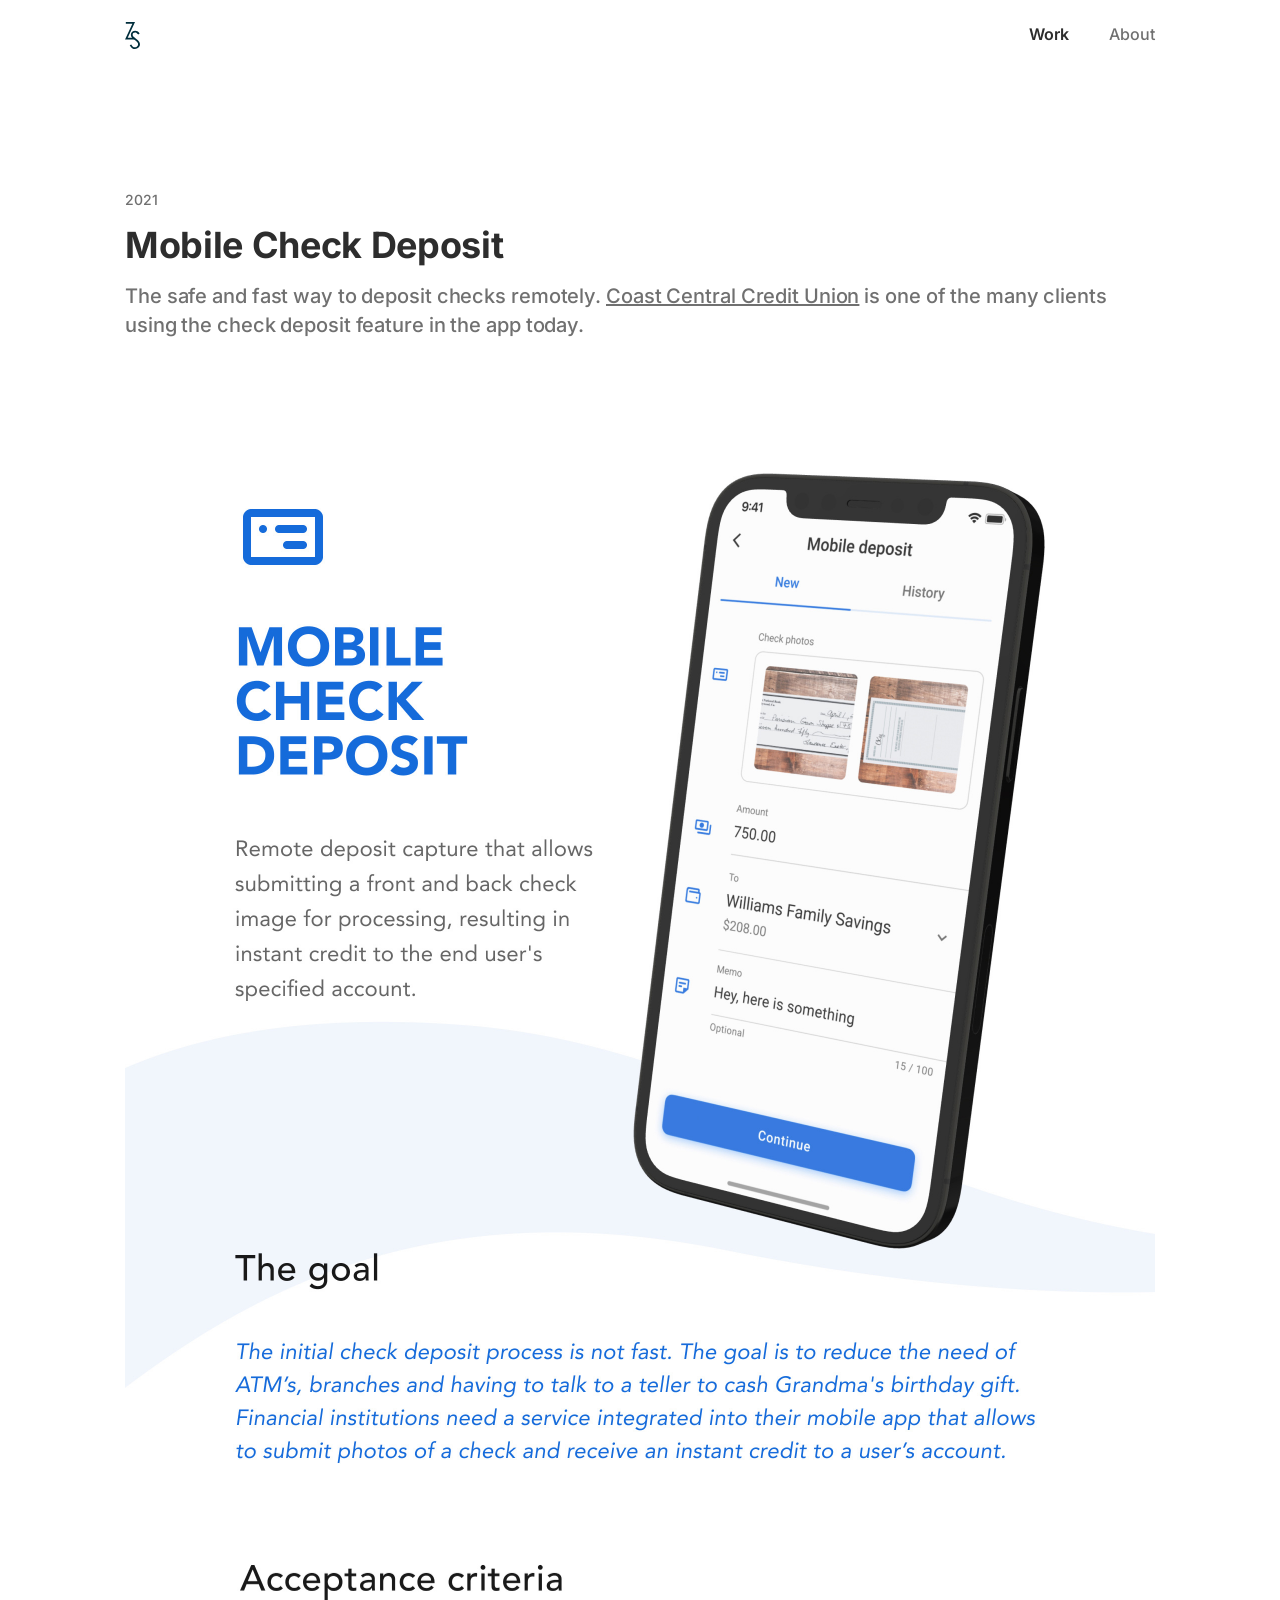
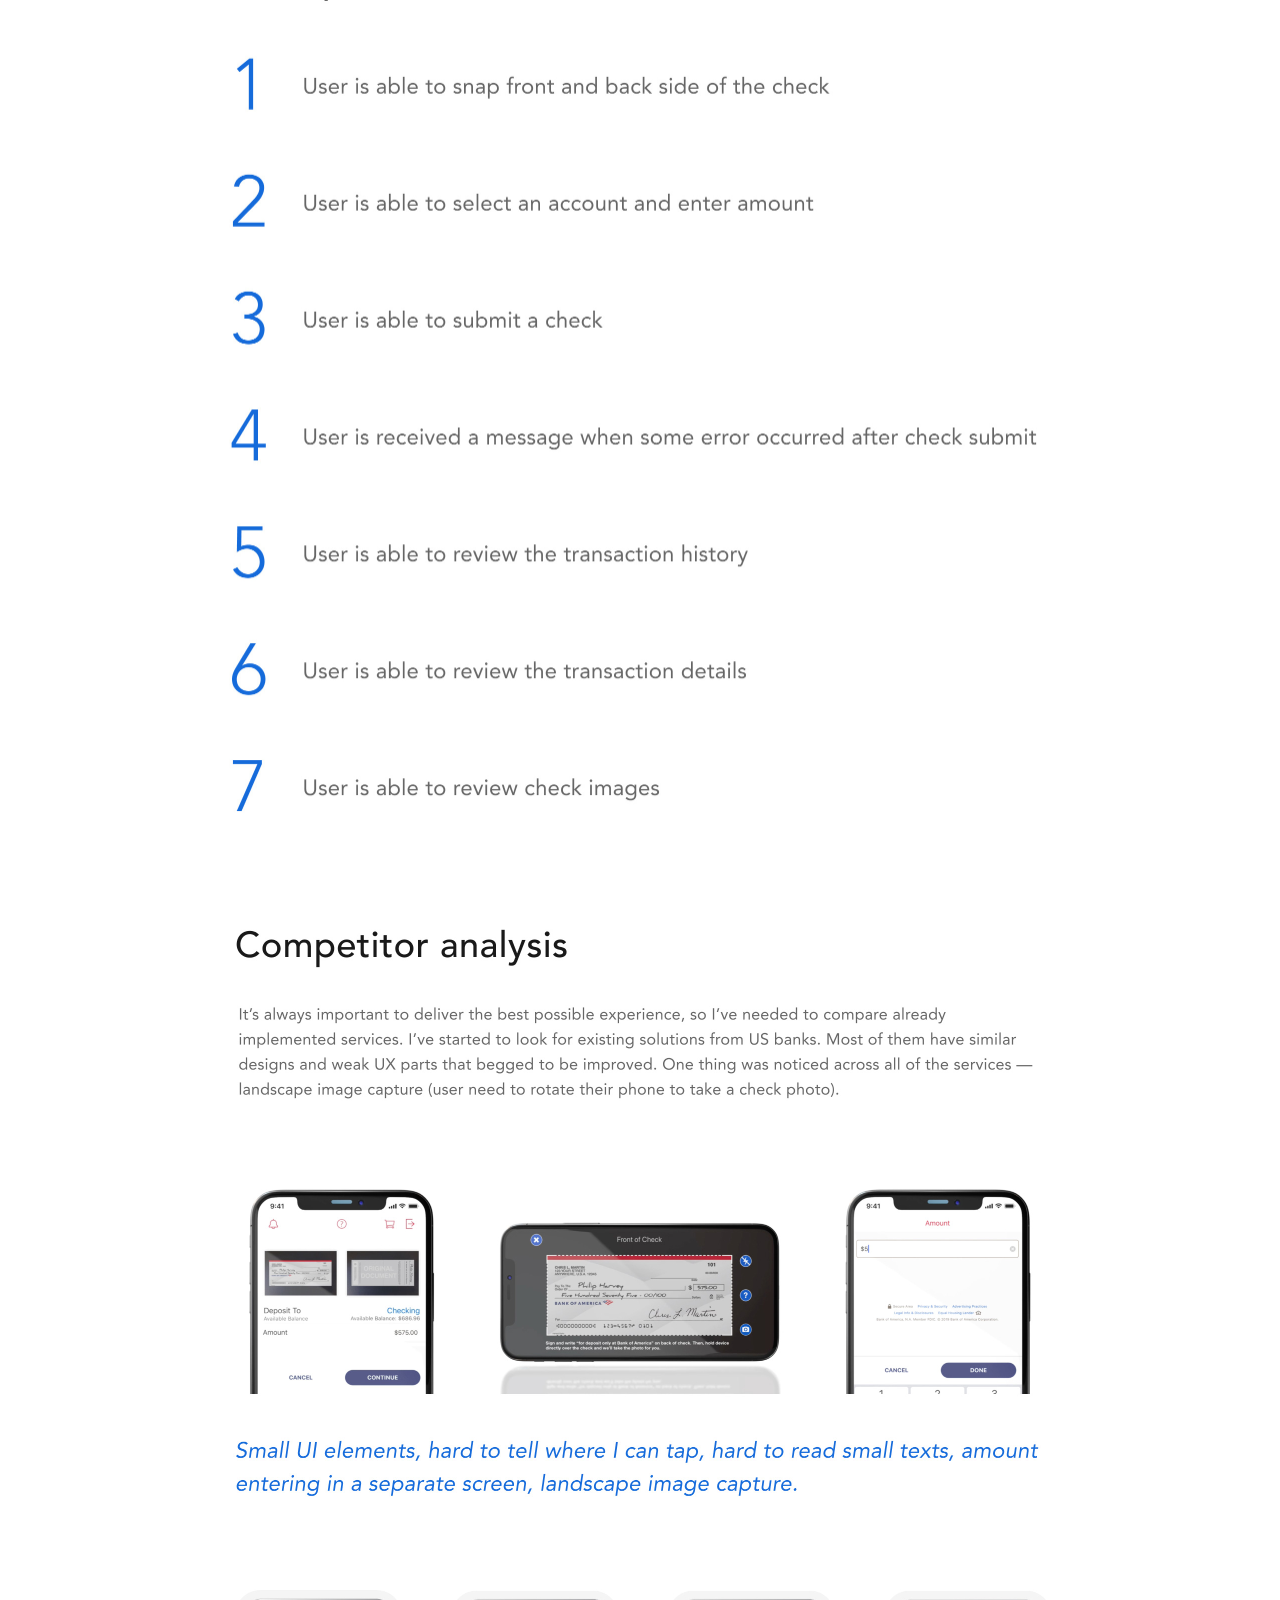
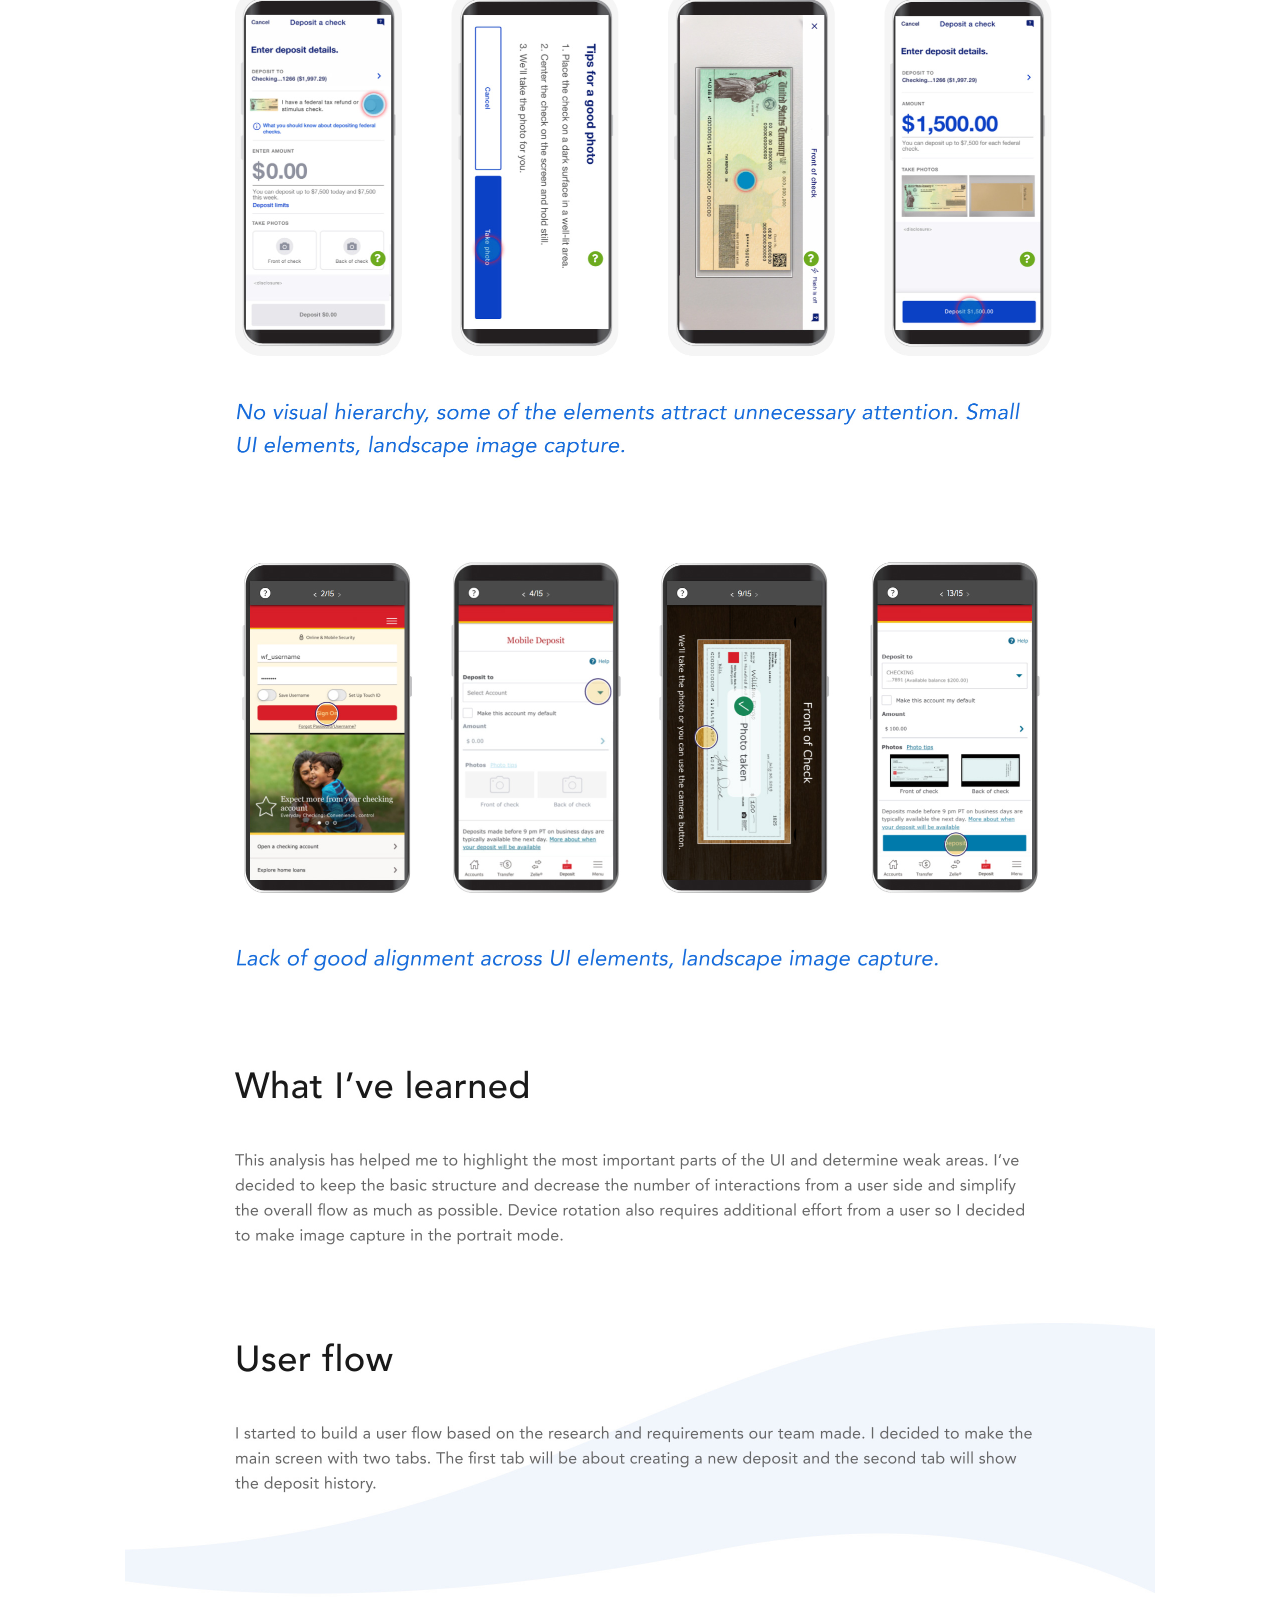
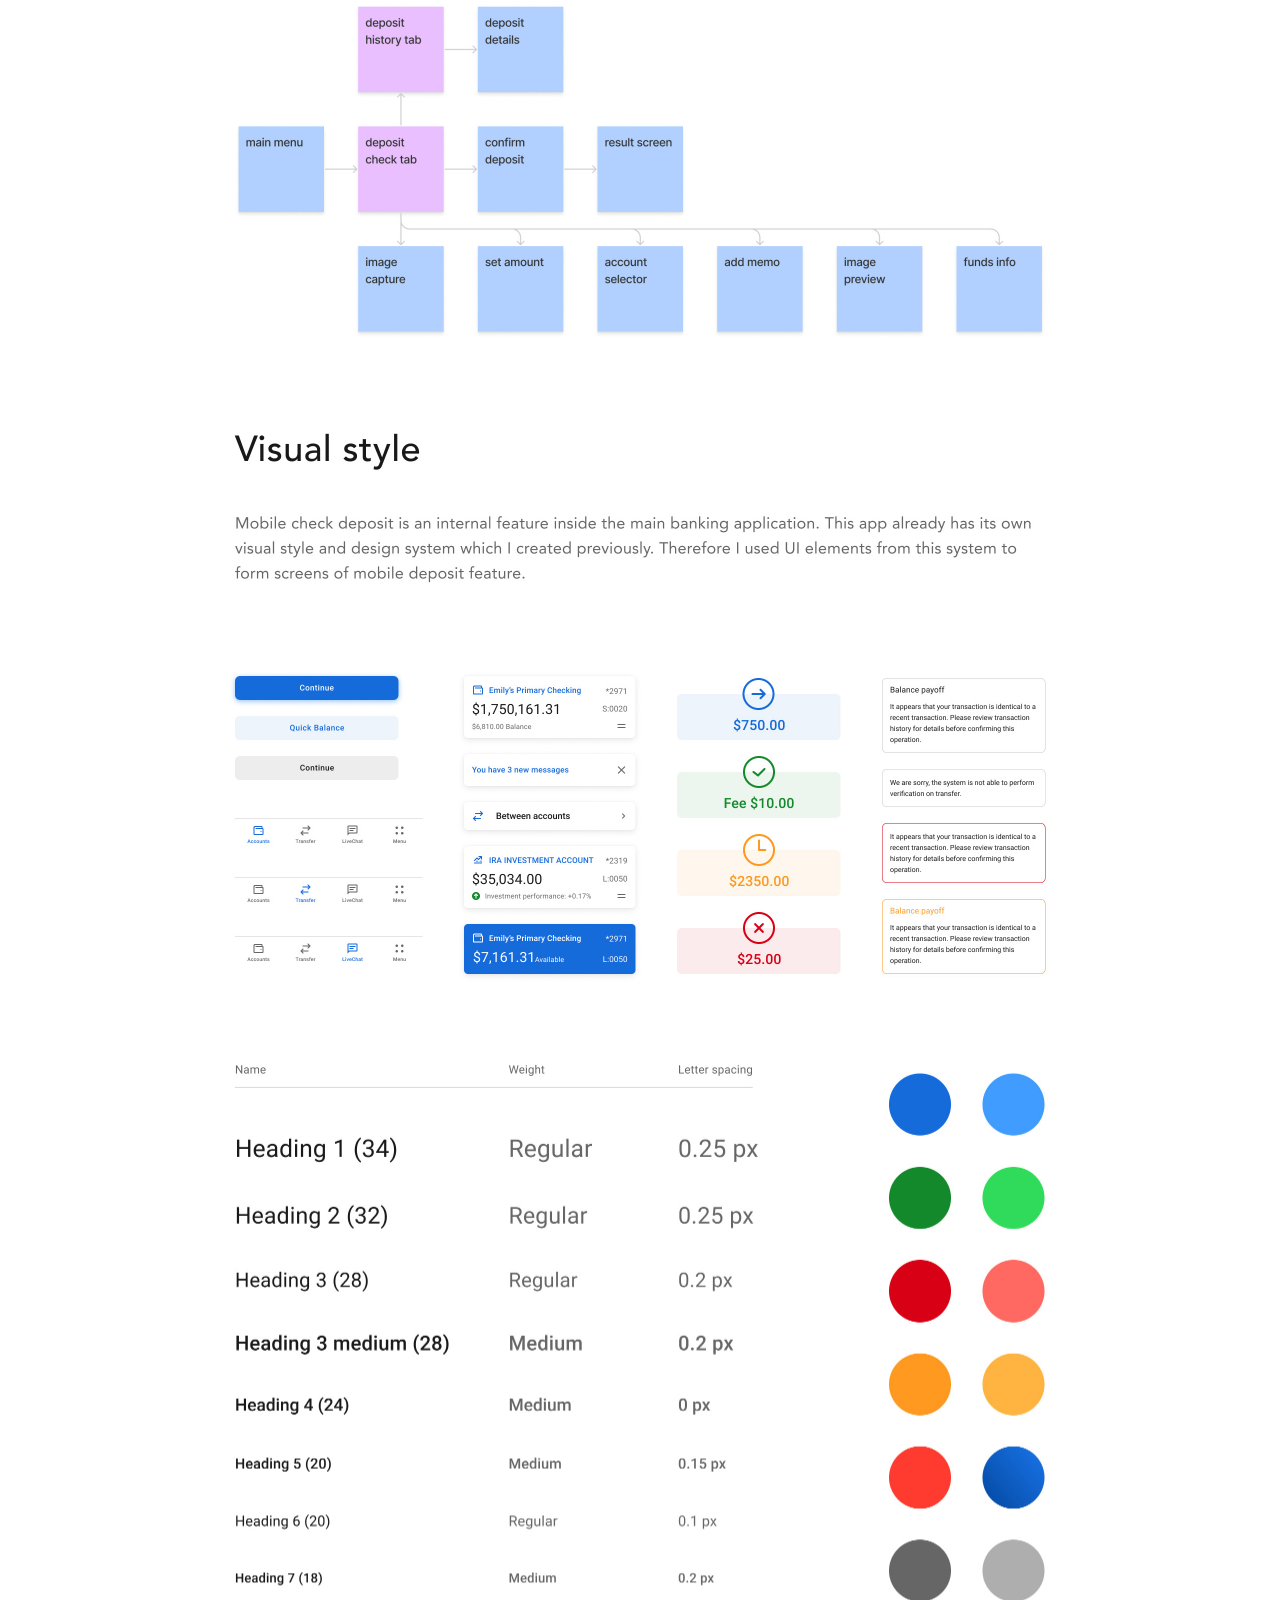
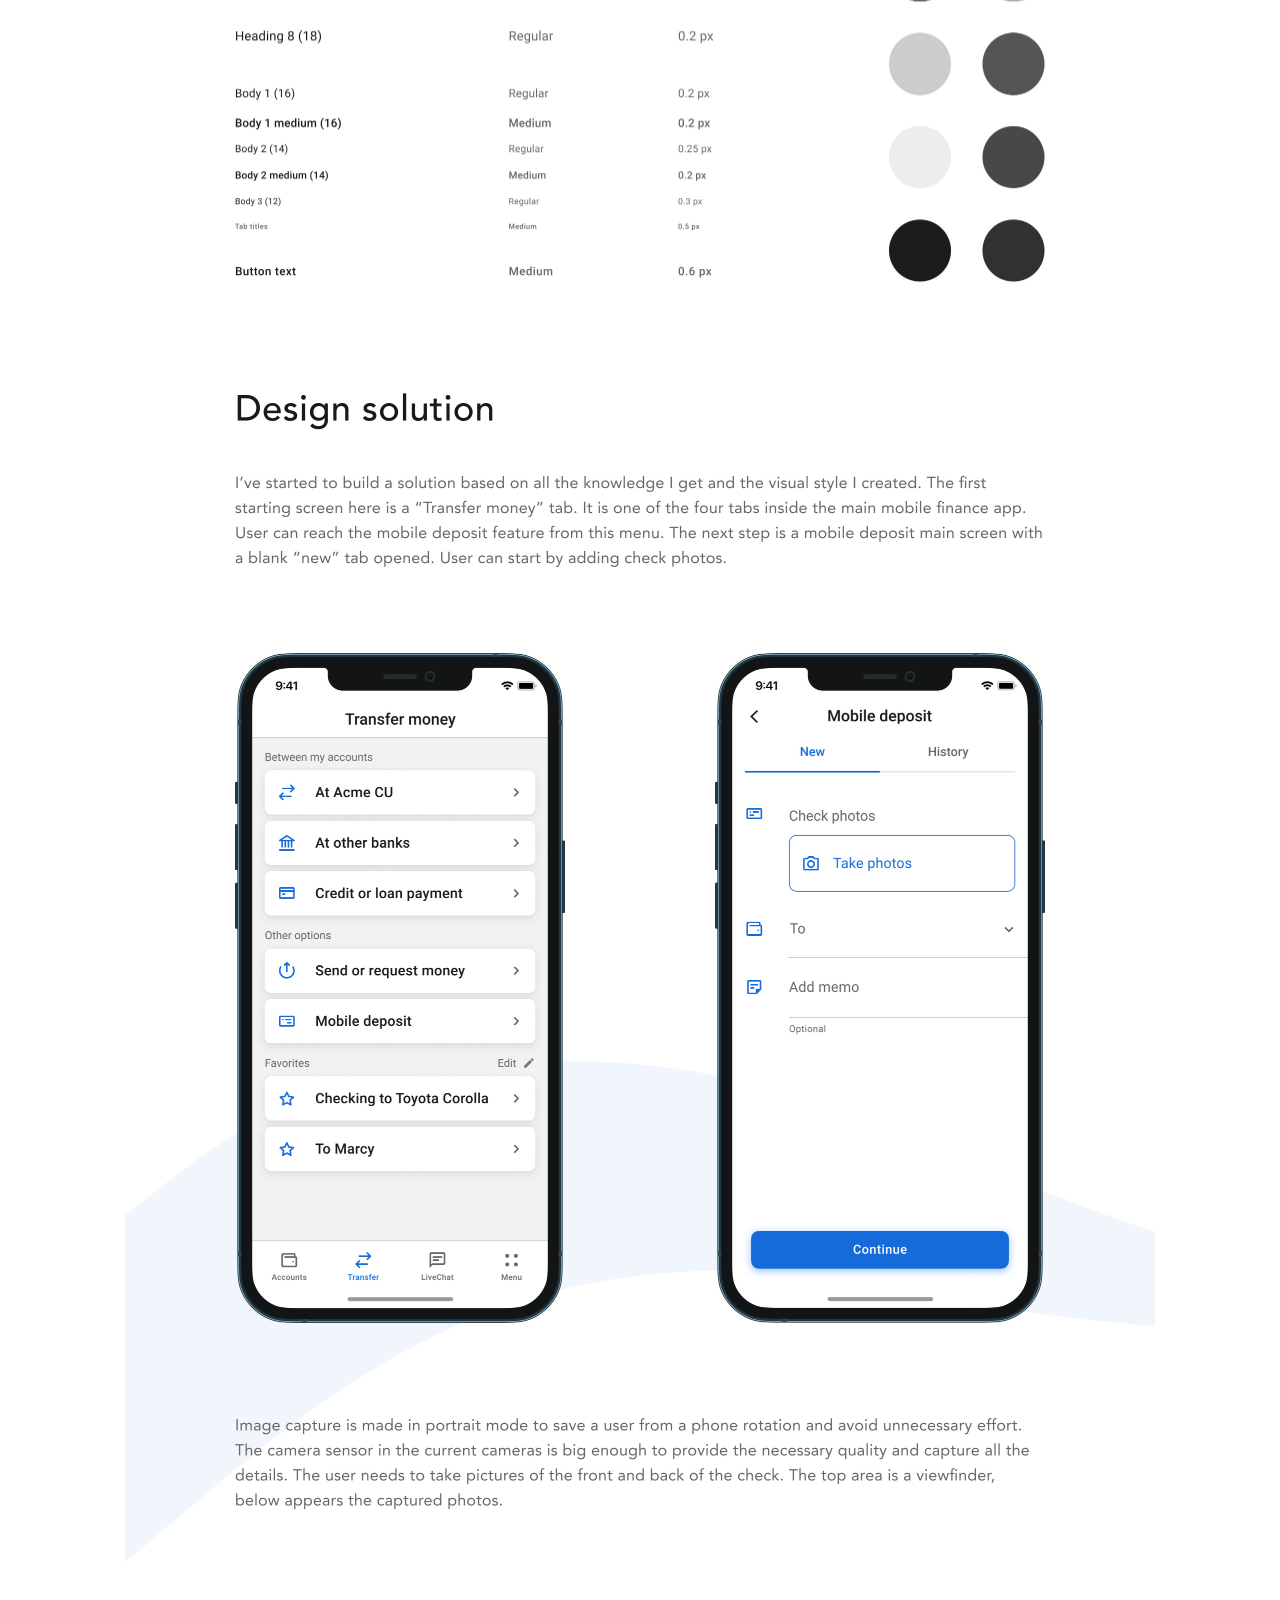
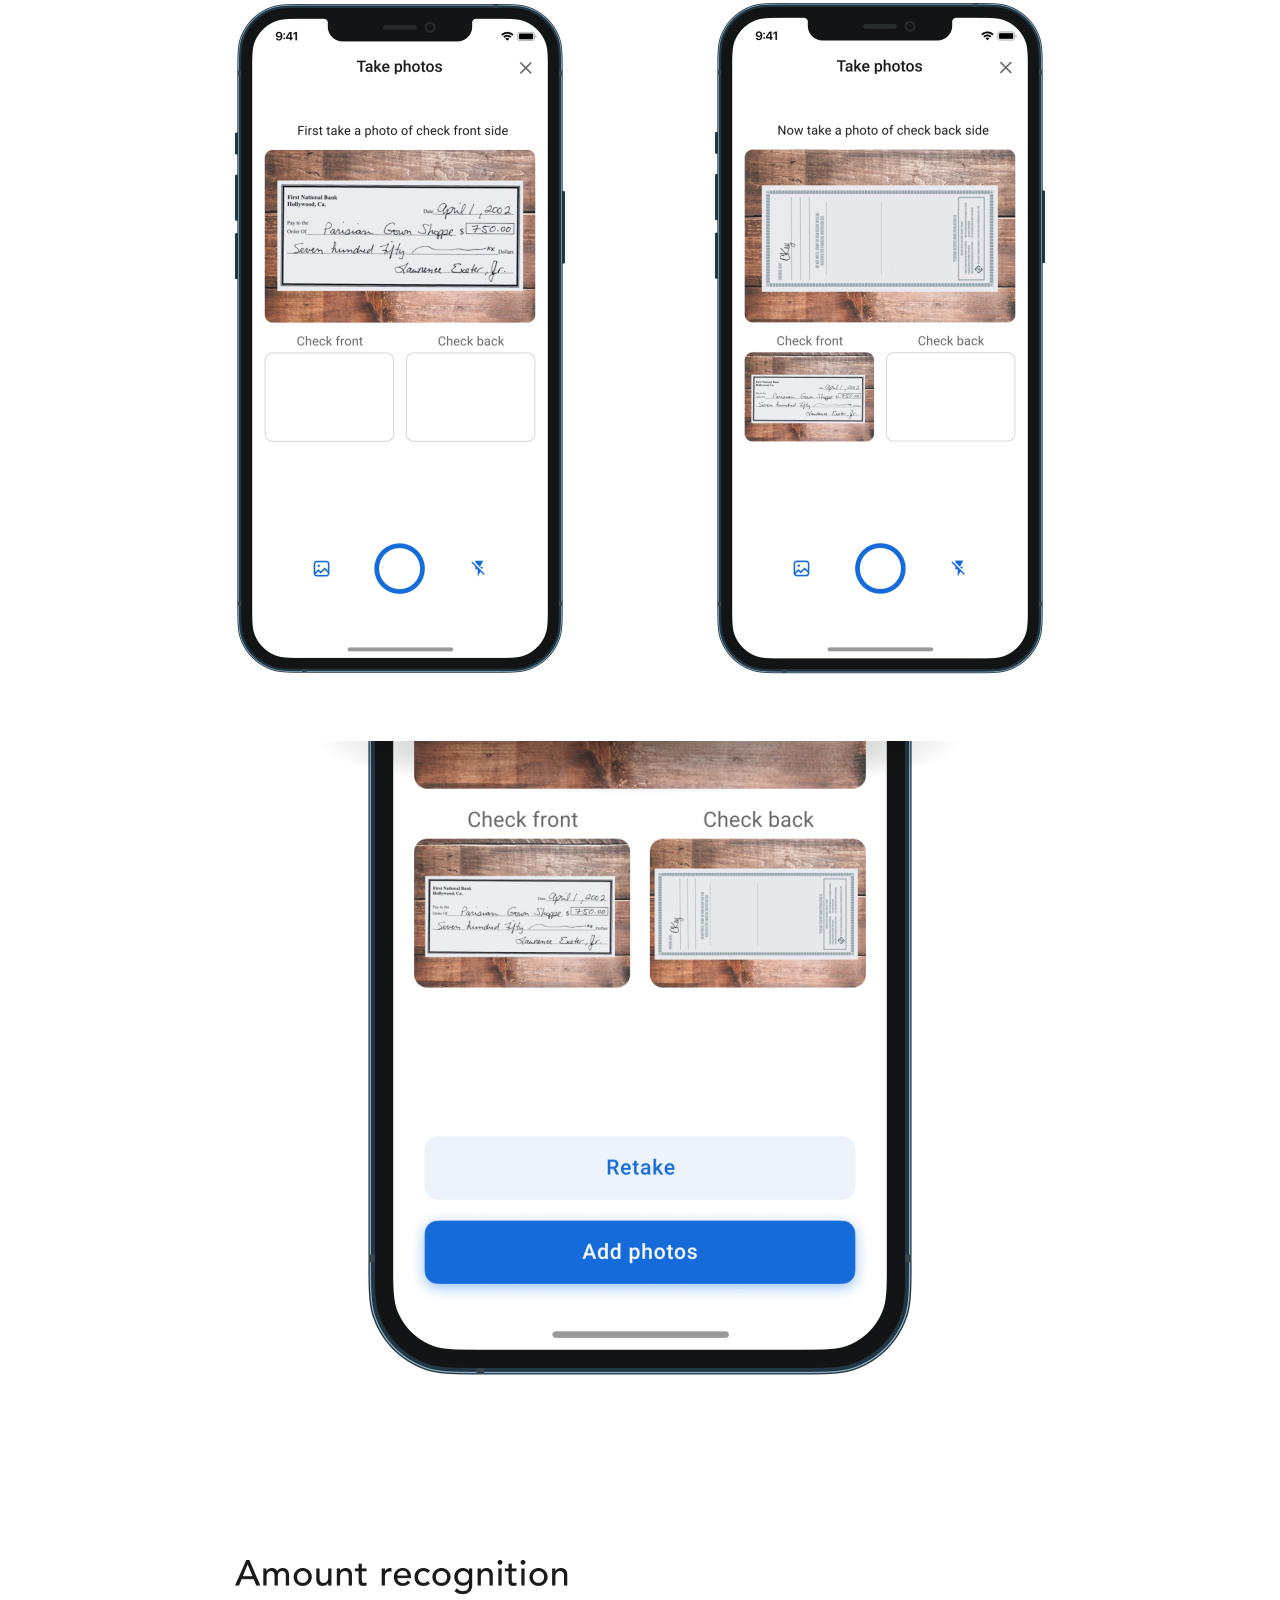
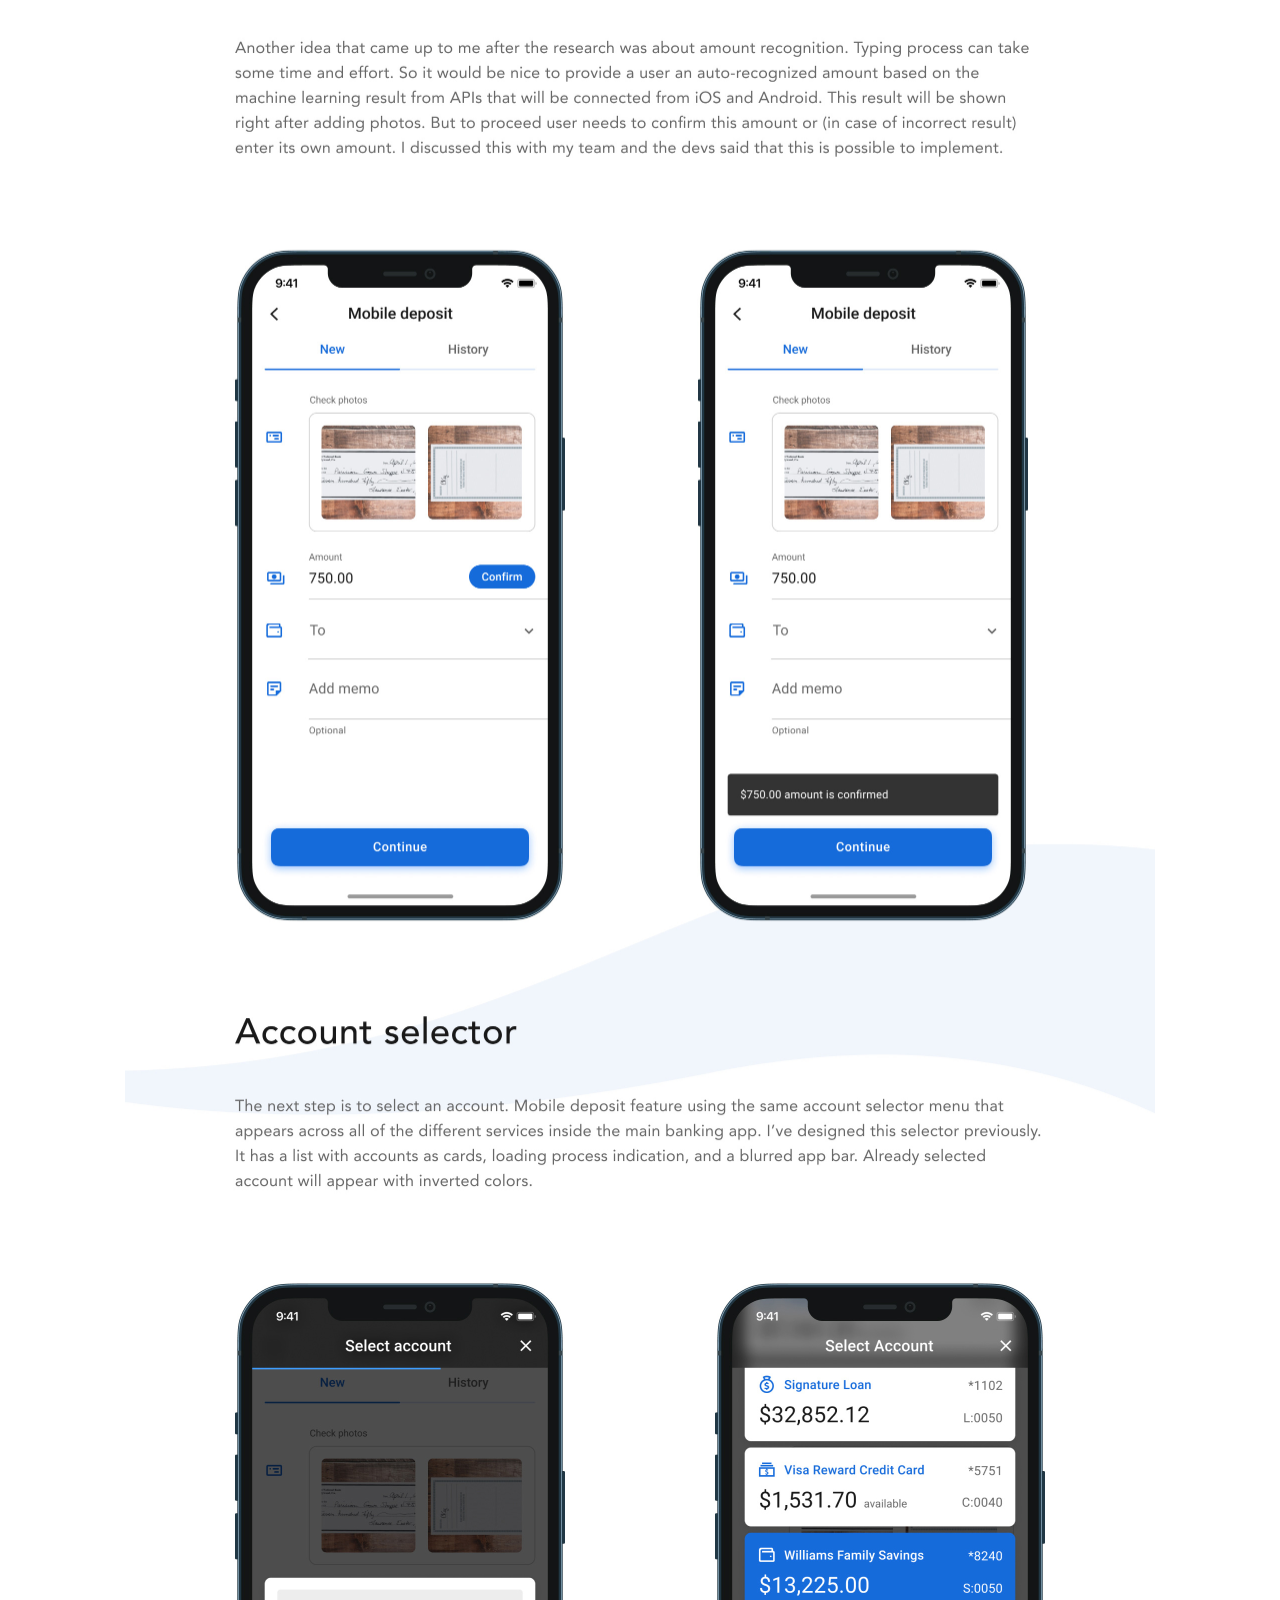
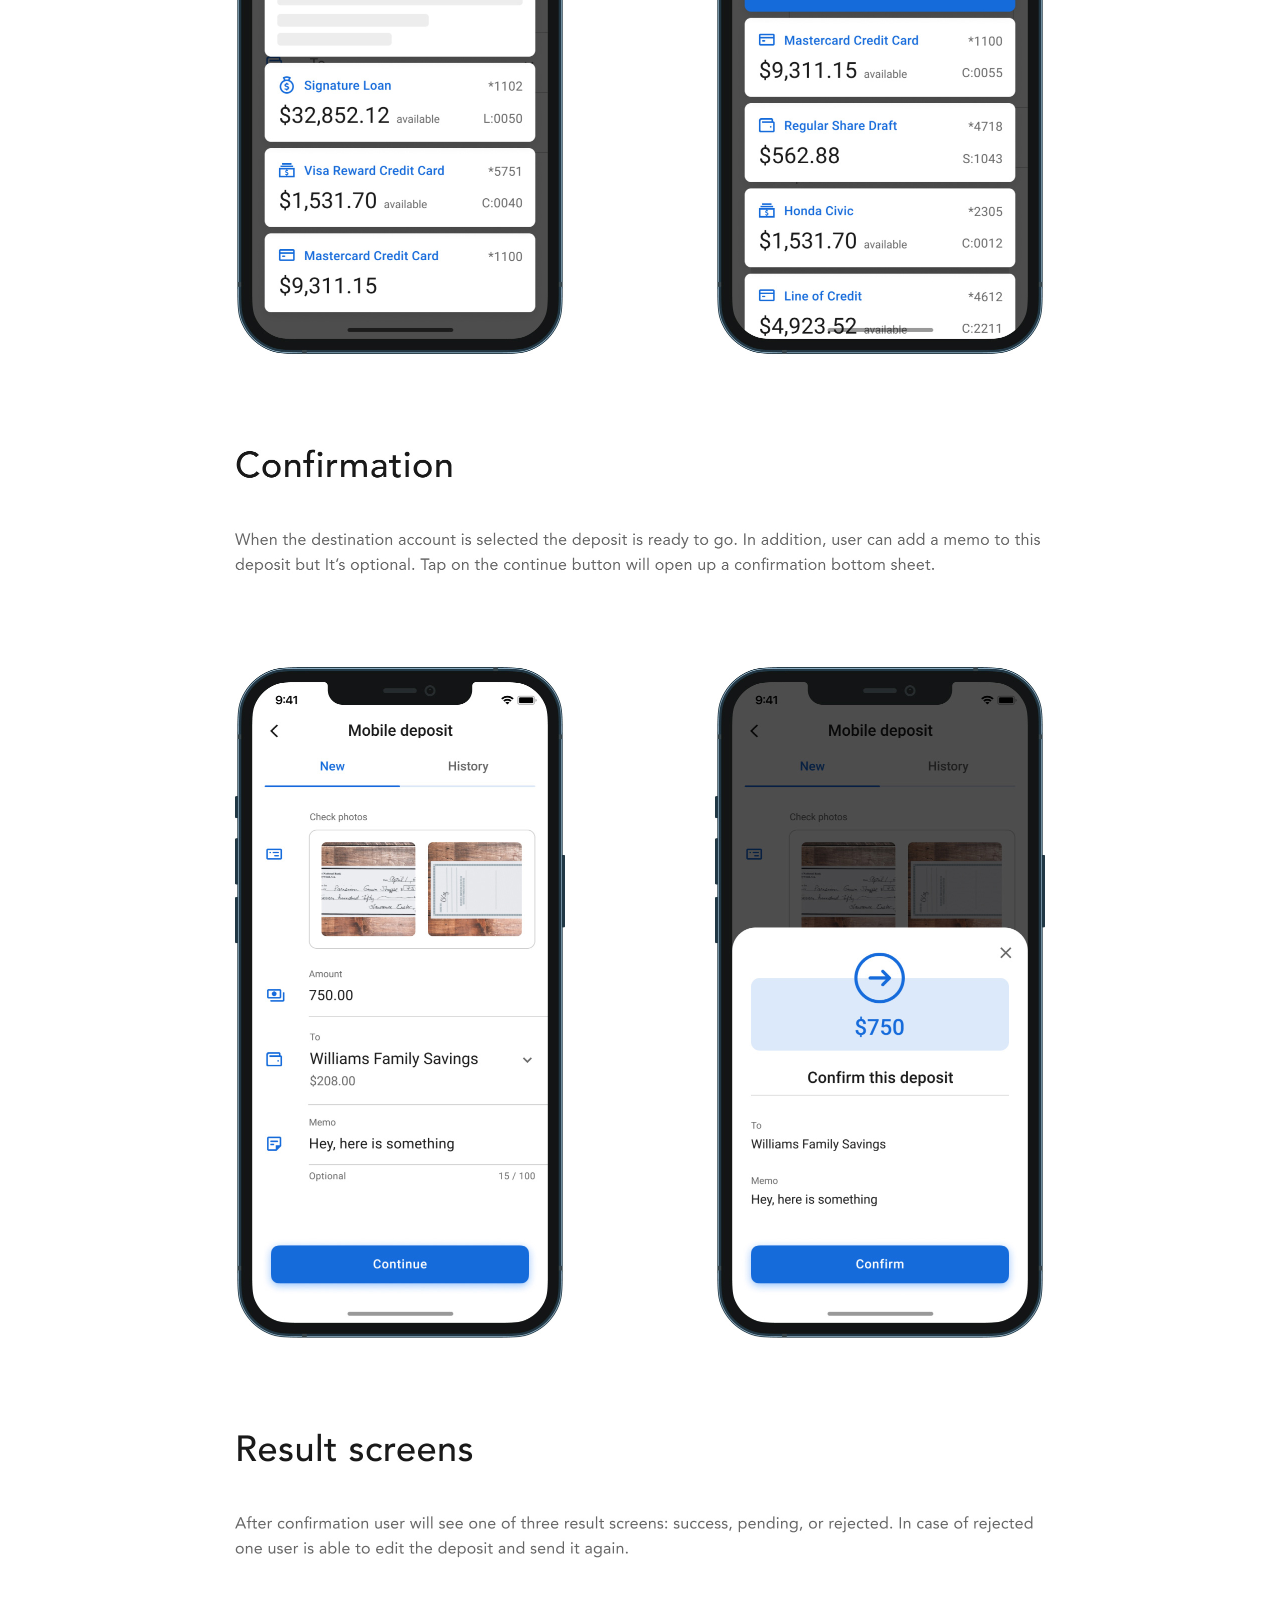
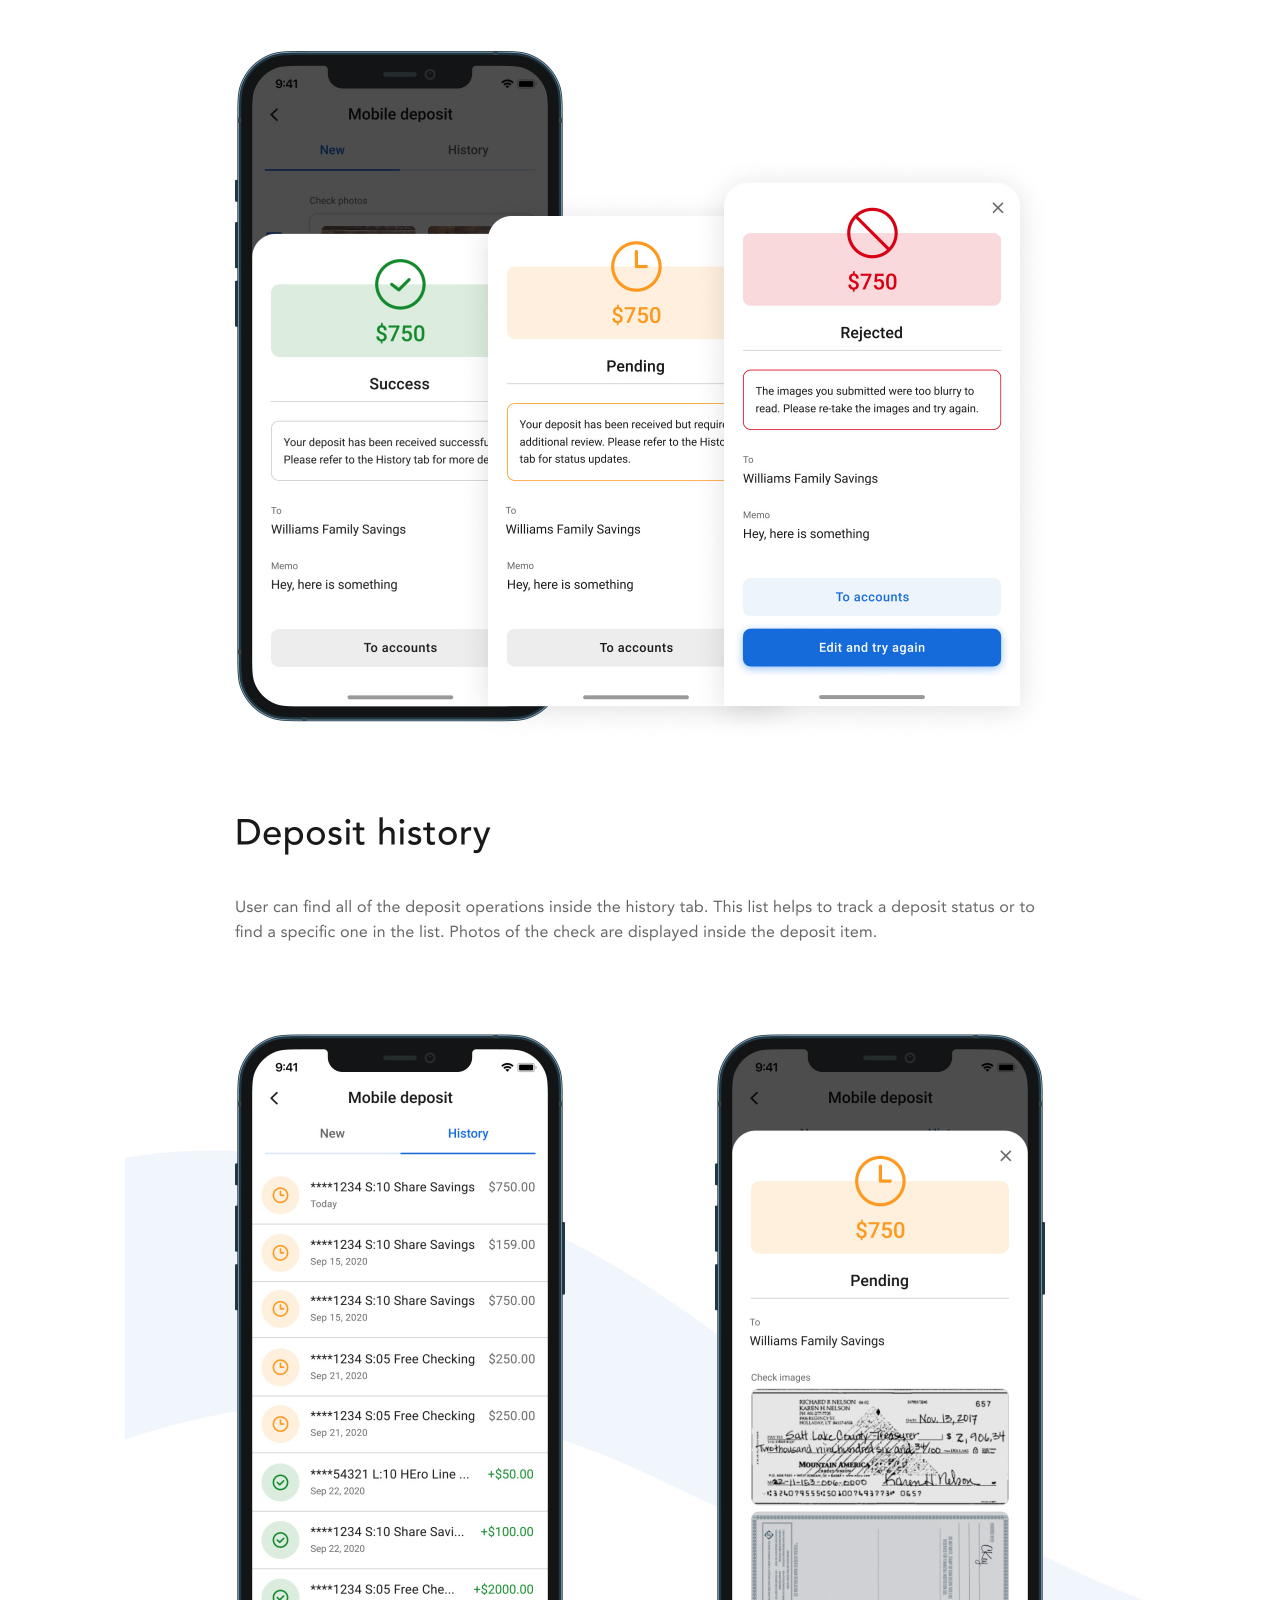
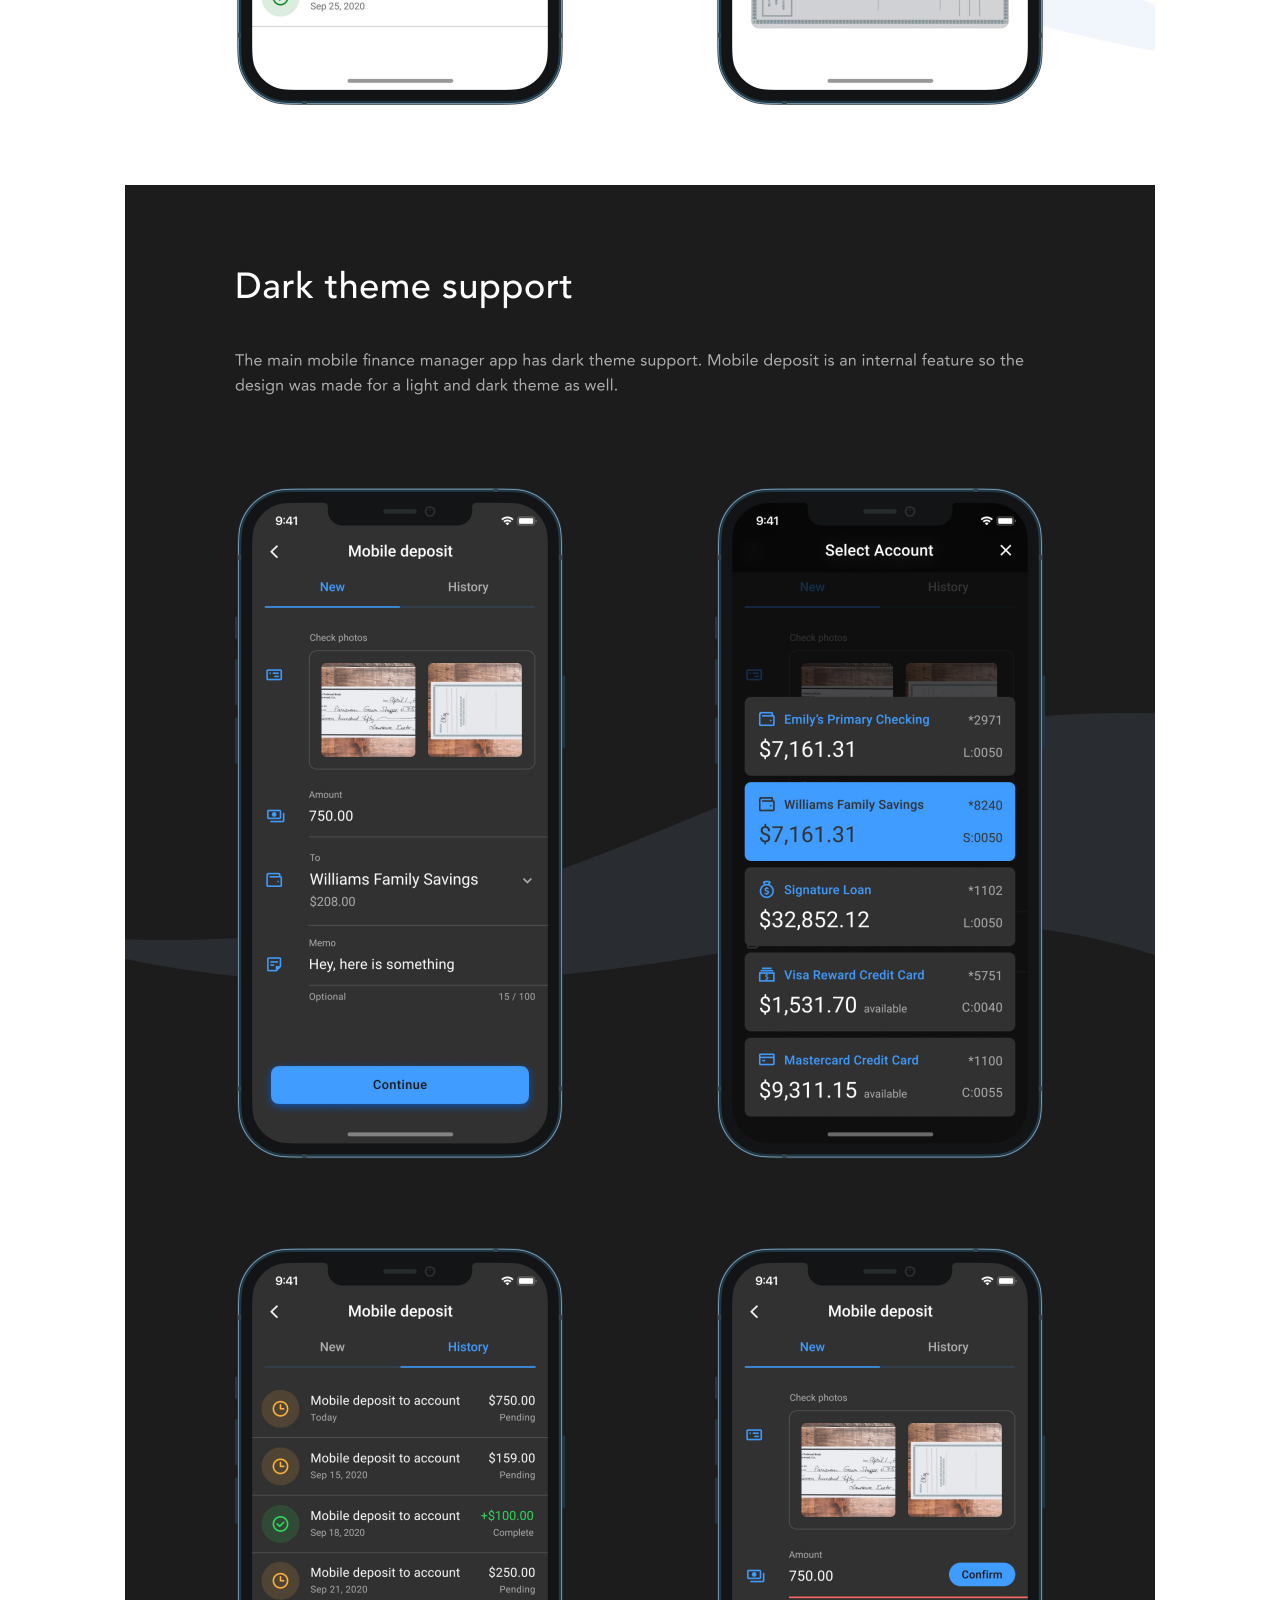
<file: mobile-check-deposit.html>
<!DOCTYPE html>
<html lang="en">

<head>
    <meta charset="UTF-8" />
    <meta name="viewport" content="width=device-width, initial-scale=1.0" />

  <!-- Google Analytics -->
  <script async src="https://www.googletagmanager.com/gtag/js?id=G-SB3TS0MCTQ"></script>
  <script>
    window.dataLayer = window.dataLayer || [];
    function gtag() { dataLayer.push(arguments); }
    gtag("js", new Date());
    gtag("config", "G-SB3TS0MCTQ");
  </script>
    <title>Mobile Check Deposit — Slava Zhidkov</title>
    <meta name="description"
        content="Case study: Mobile Check Deposit — The safe and fast way to deposit checks remotely." />

<!-- Stylesheets -->
    <link rel="preload" href="assets/fonts/inter-latin.woff2" as="font" type="font/woff2" crossorigin />
    <link rel="stylesheet" href="css/tokens.css" />
    <link rel="stylesheet" href="css/styles.css" />
    <link rel="stylesheet" href="css/project-page.css" />

    <!-- Favicon -->
    <link rel="icon" type="image/svg+xml" href="assets/logo.svg" />
    <link rel="shortcut icon" href="assets/logo.svg" />
</head>

<body>

    <div class="page">
        <!-- ═══════════════════════════════════════════════════════════════════
         Header
         ═══════════════════════════════════════════════════════════════════ -->
        <nav class="header" id="header">
            <a href="index.html" class="header__brand">
                <img src="assets/logo.svg" alt="Slava Zhidkov" class="header__logo" />
            </a>
            <div class="header__nav">
                <a href="index.html" class="header__nav-link header__nav-link--active">Work</a>
                <a href="about.html" class="header__nav-link">About</a>
            </div>
        </nav>

        <!-- ═══════════════════════════════════════════════════════════════════
         Hero
         ═══════════════════════════════════════════════════════════════════ -->
        <section class="project-hero reveal" id="hero">
            <span class="project-hero__year">2021</span>
            <h1 class="project-hero__title">Mobile Check Deposit</h1>
            <p class="project-hero__description">
                The safe and fast way to deposit checks remotely.
                <a href="https://apps.apple.com/us/app/coast-central-mobile-banking/id6474883132"
                    class="project-hero__link" target="_blank" rel="noopener">Coast Central Credit Union</a>
                is one of the many clients using the check deposit feature in the app today.
            </p>
        </section>

        <!-- ═══════════════════════════════════════════════════════════════════
         Case Study Content — Image Slices
         ═══════════════════════════════════════════════════════════════════ -->
        <section class="project-content">
            <div class="project-content__images">
                <img src="assets/mcd-01-cut01.png" alt="Mobile Check Deposit" class="project-content__slice reveal"
                    loading="lazy" />
                <img src="assets/mcd-01-cut02.png" alt="Mobile Check Deposit" class="project-content__slice reveal"
                    loading="lazy" />
                <img src="assets/mcd-02.png" alt="Mobile Check Deposit" class="project-content__slice reveal" loading="lazy" />
                <img src="assets/mcd-03-cut01.png" alt="Mobile Check Deposit" class="project-content__slice reveal"
                    loading="lazy" />
                <img src="assets/mcd-03-cut02.png" alt="Mobile Check Deposit" class="project-content__slice reveal"
                    loading="lazy" />
                <img src="assets/mcd-04-cut01.png" alt="Mobile Check Deposit" class="project-content__slice reveal"
                    loading="lazy" />
                <img src="assets/mcd-04-cut02.png" alt="Mobile Check Deposit" class="project-content__slice reveal"
                    loading="lazy" />
                <img src="assets/mcd-05-cut01.png" alt="Mobile Check Deposit" class="project-content__slice reveal"
                    loading="lazy" />
                <img src="assets/mcd-05-cut02.png" alt="Mobile Check Deposit" class="project-content__slice reveal"
                    loading="lazy" />
                <img src="assets/mcd-05-cut03.png" alt="Mobile Check Deposit" class="project-content__slice reveal"
                    loading="lazy" />
                <img src="assets/mcd-06-cut01.png" alt="Mobile Check Deposit" class="project-content__slice reveal"
                    loading="lazy" />
                <img src="assets/mcd-06-cut02.png" alt="Mobile Check Deposit" class="project-content__slice reveal"
                    loading="lazy" />
                <img src="assets/mcd-06-cut03.png" alt="Mobile Check Deposit" class="project-content__slice reveal"
                    loading="lazy" />
            </div>
        </section>
    </div>

    <!-- ═══════════════════════════════════════════════════════════════════
       Footer
       ═══════════════════════════════════════════════════════════════════ -->
    <footer class="footer footer--project">
        <div class="footer__actions">
            <button class="footer__back-to-top">↑ Back to top</button>
            <a href="video-chat.html" class="footer__next">Next project <span class="footer__next-arrow" aria-hidden="true">↑</span></a>
        </div>
        <nav class="footer__links">
            <a href="https://www.linkedin.com/in/slavazhidkov/" class="footer__link" target="_blank"
                rel="noopener">LinkedIn</a>
            <a href="mailto:slastradamus@gmail.com" class="footer__link">Email</a>
        </nav>
    </footer>

    <!-- JavaScript -->
    <script src="js/main.js"></script>
</body>

</html>
</file>
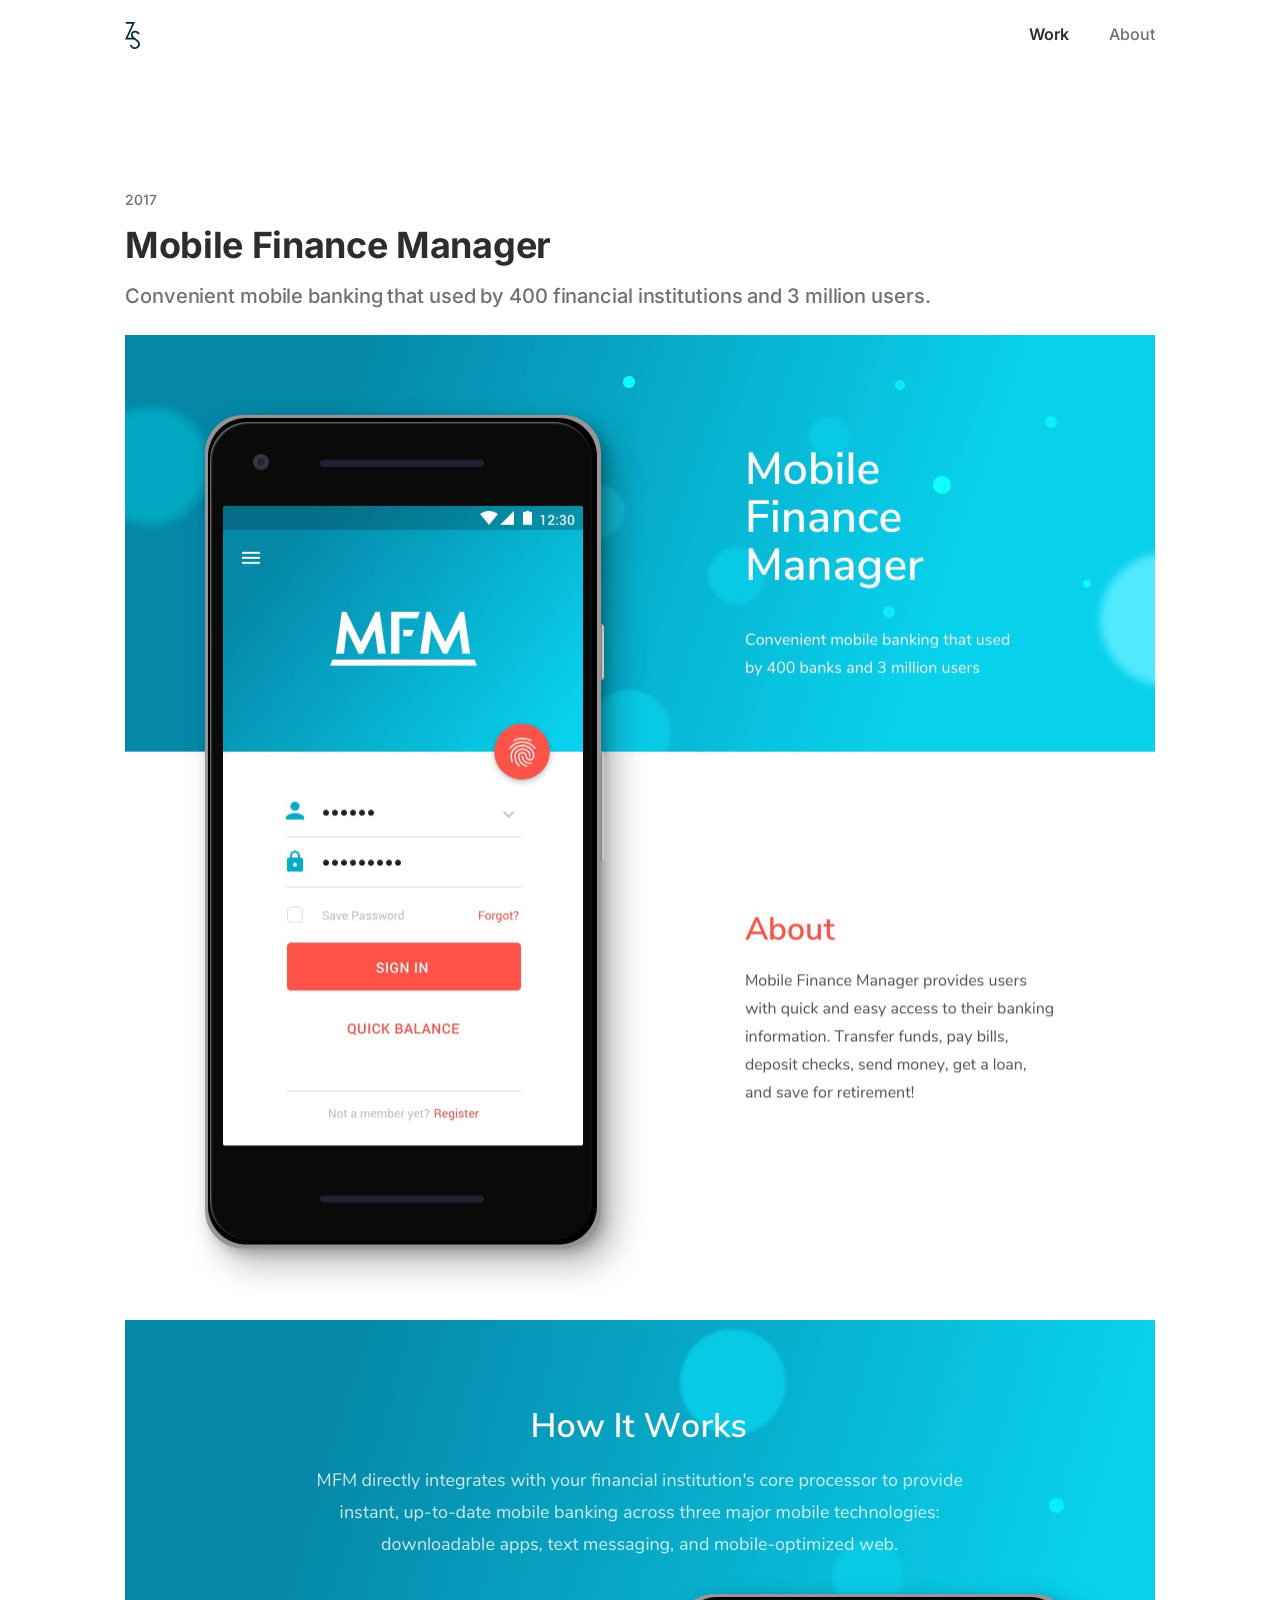
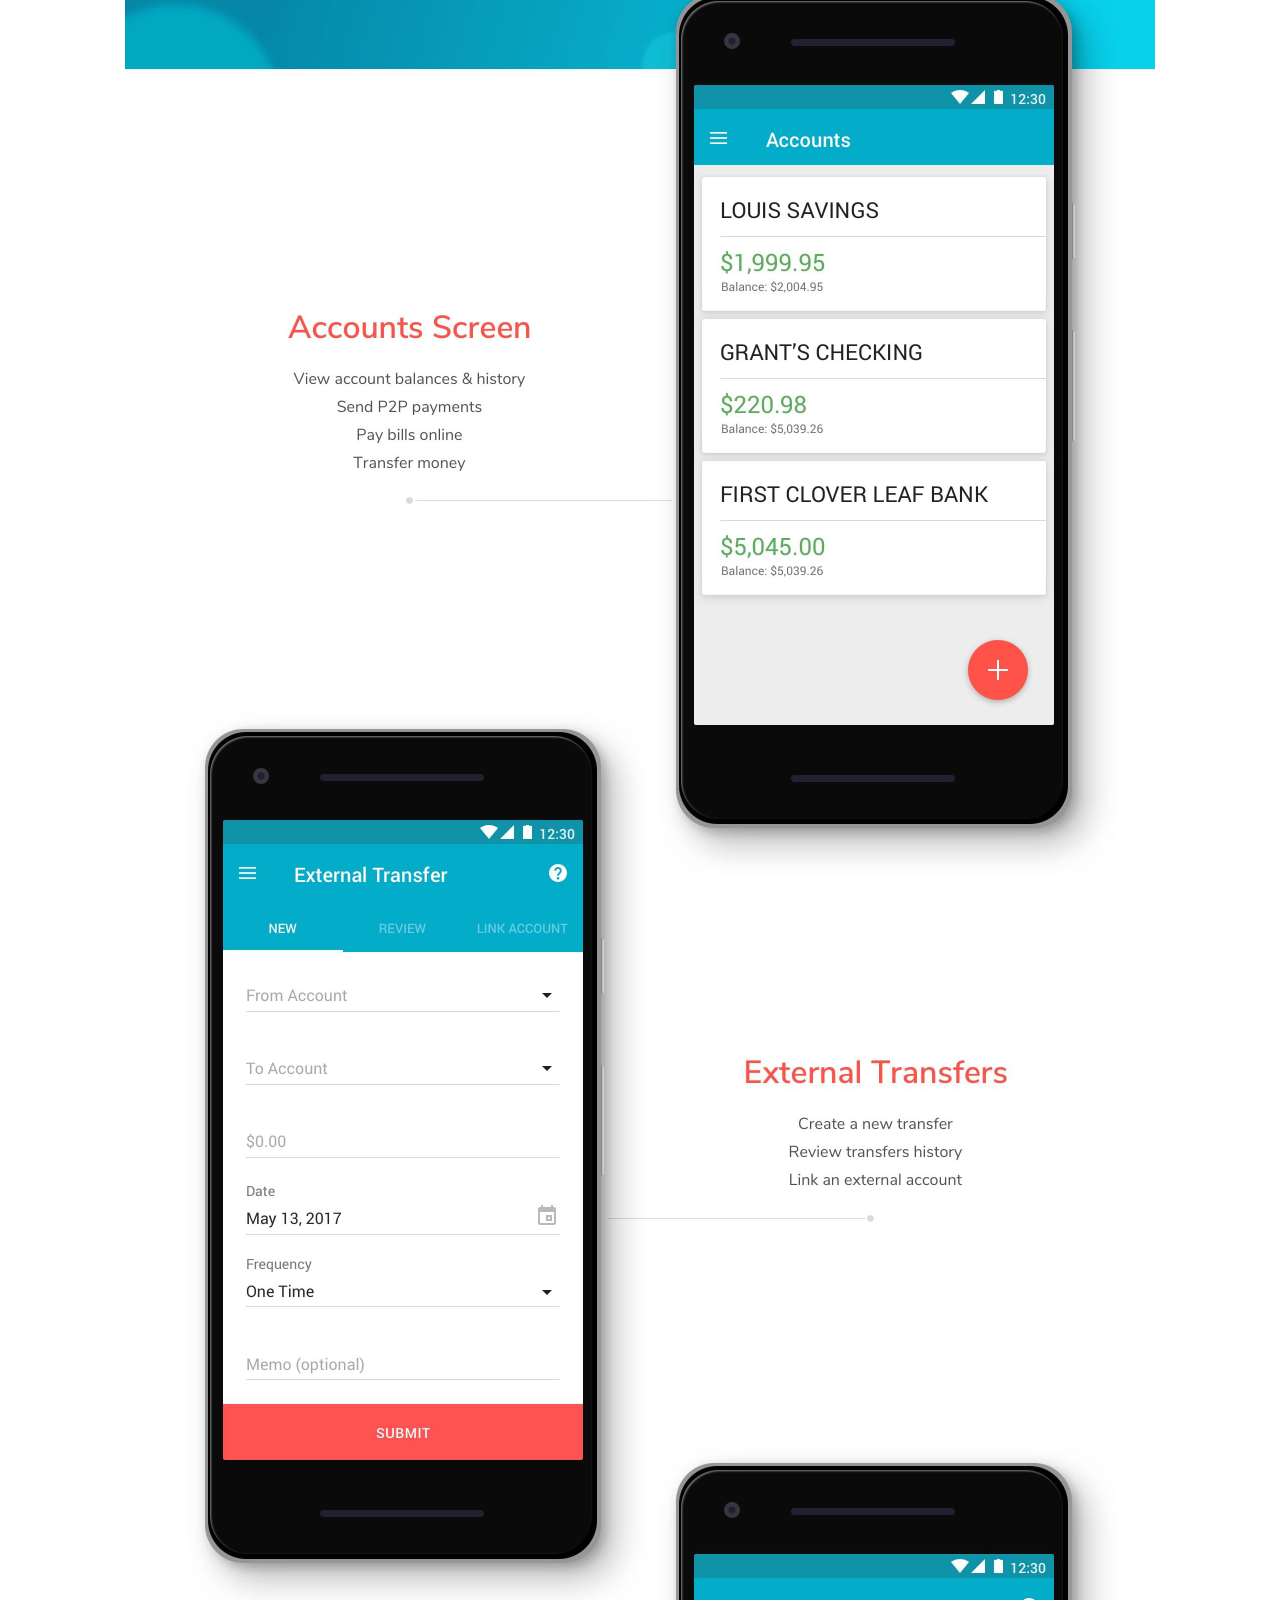
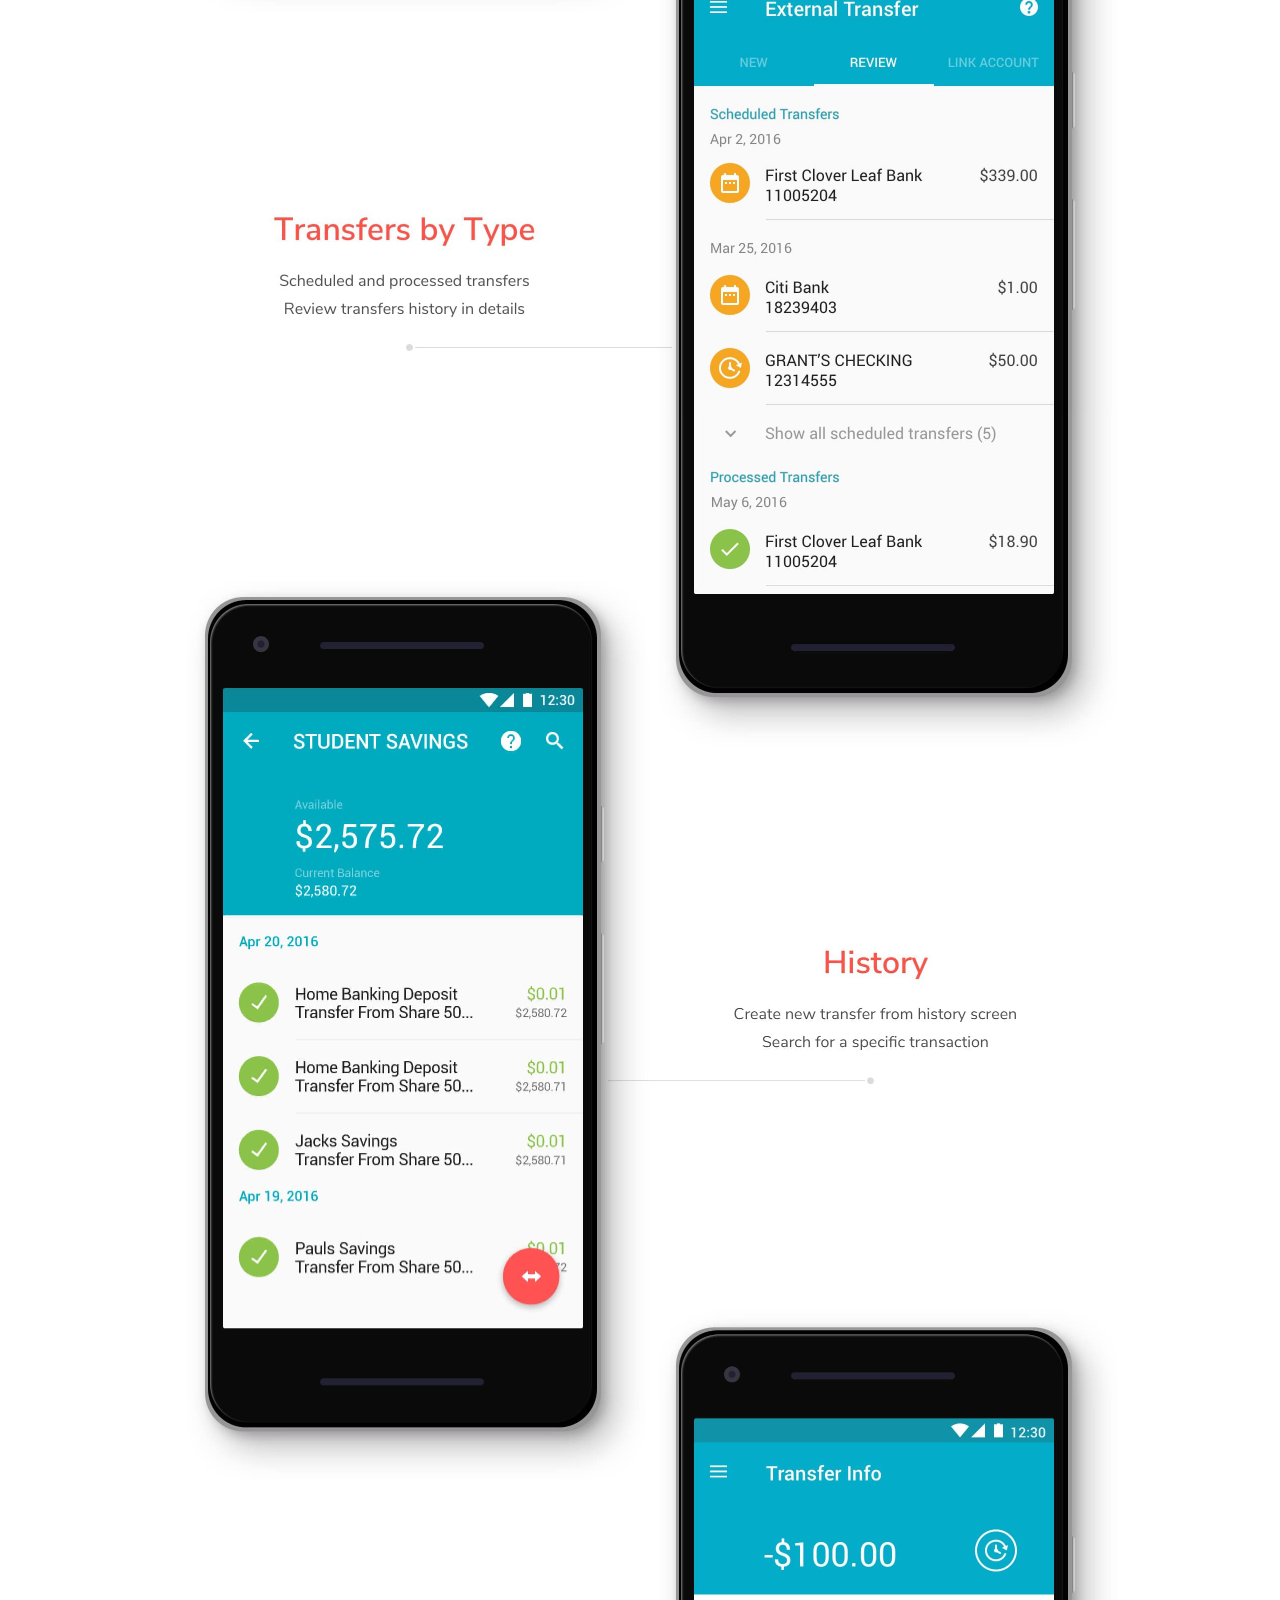
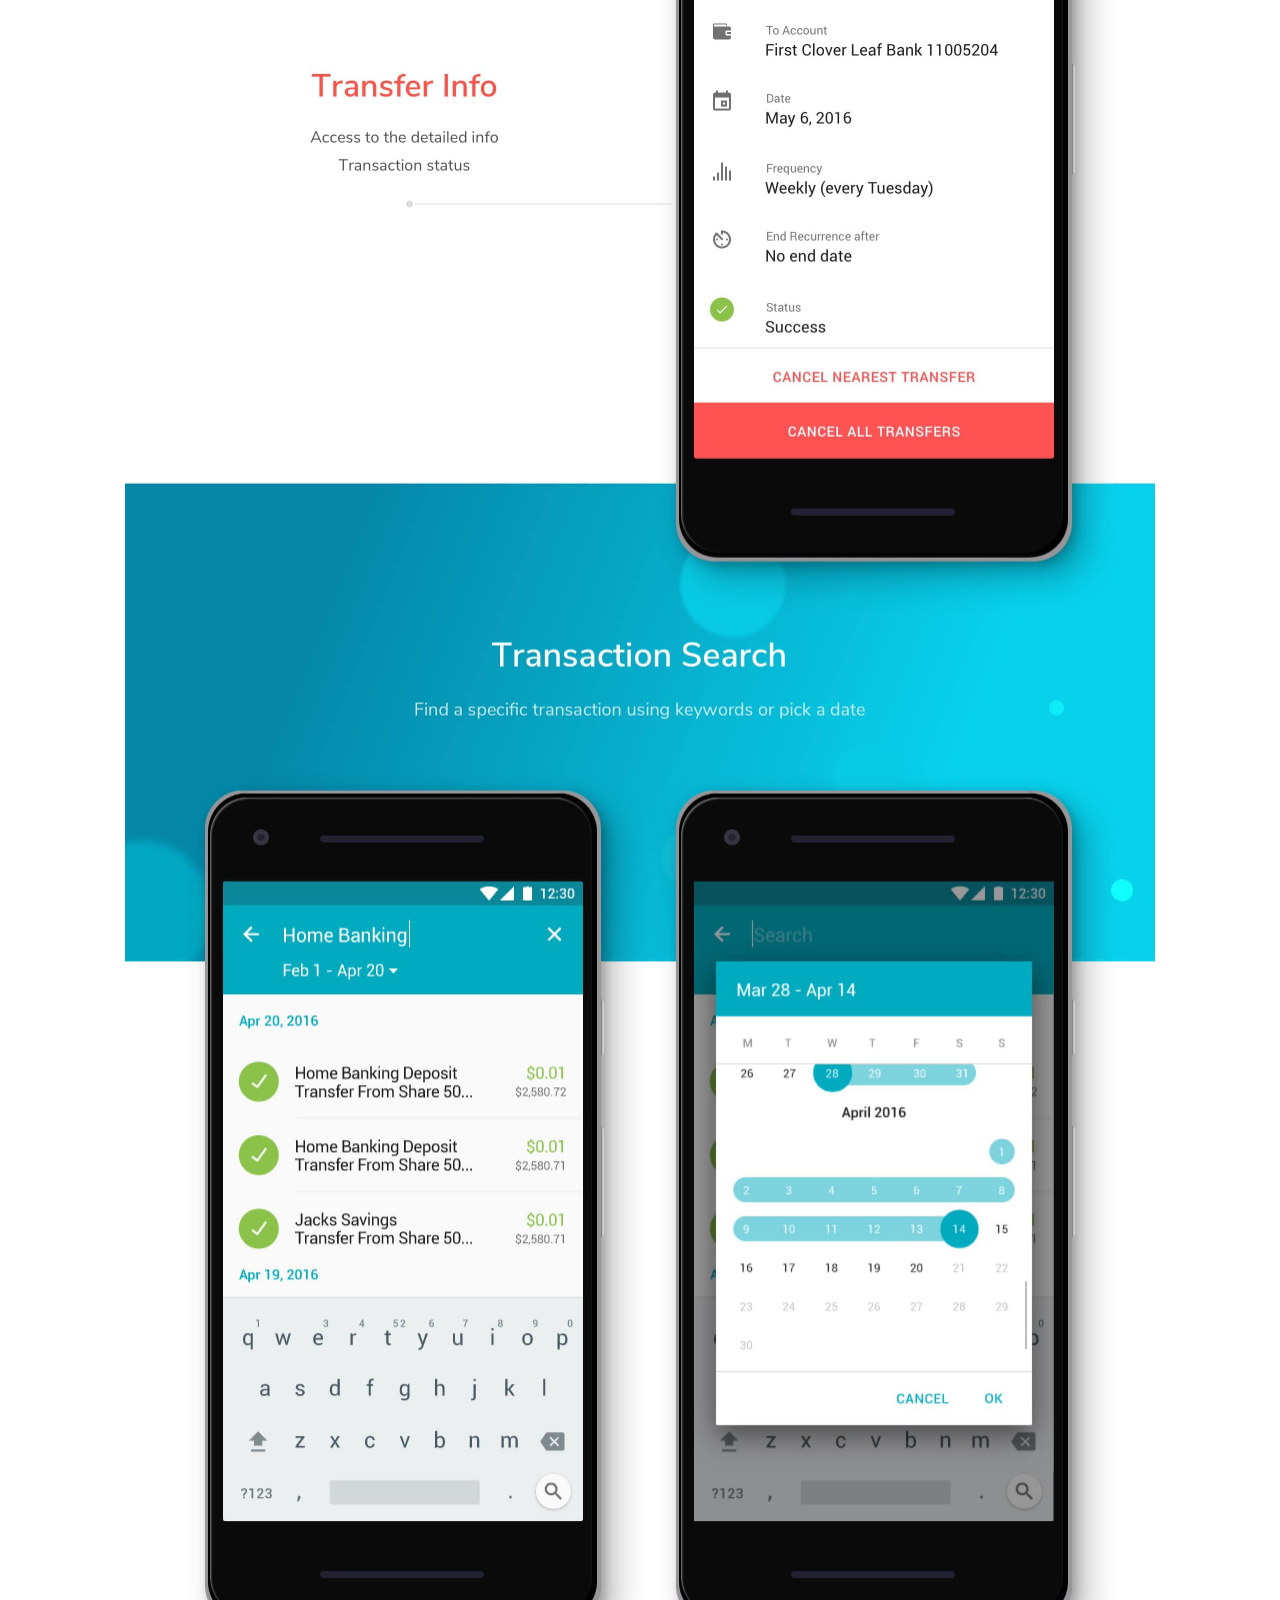
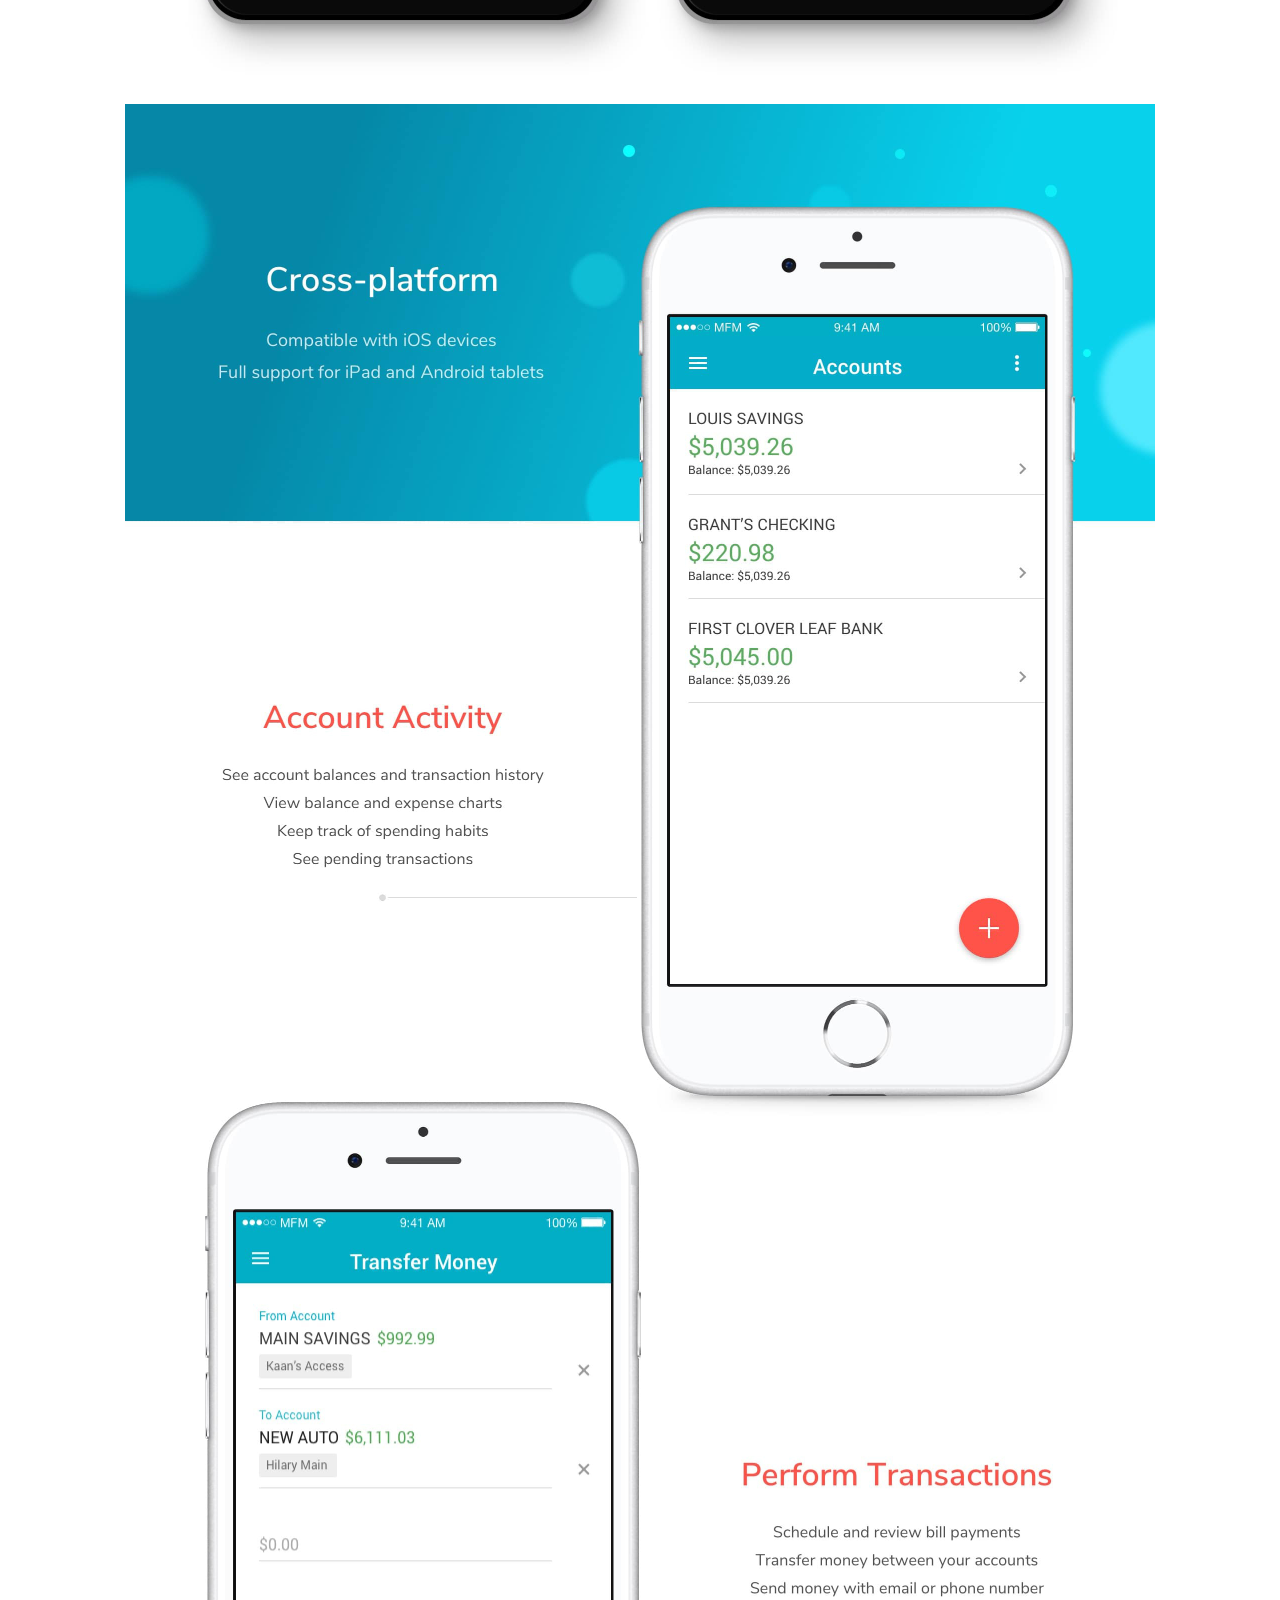
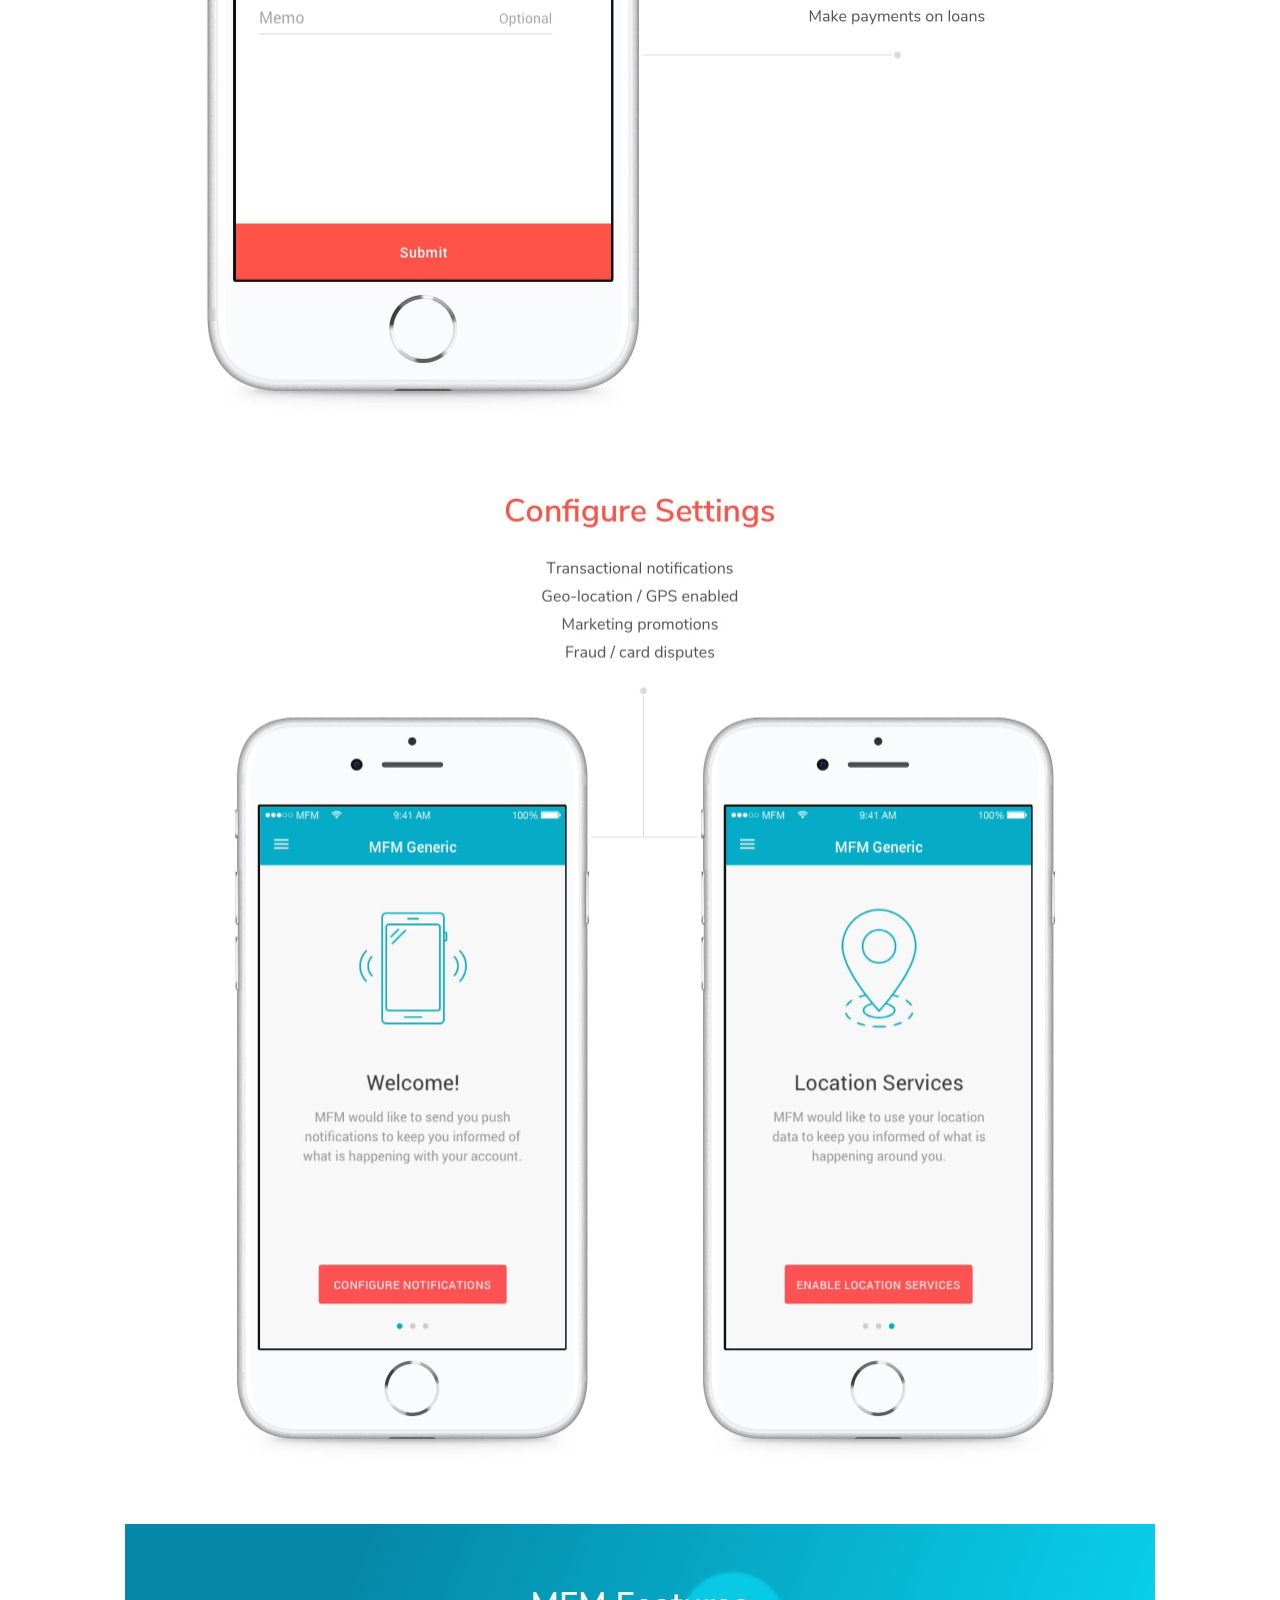
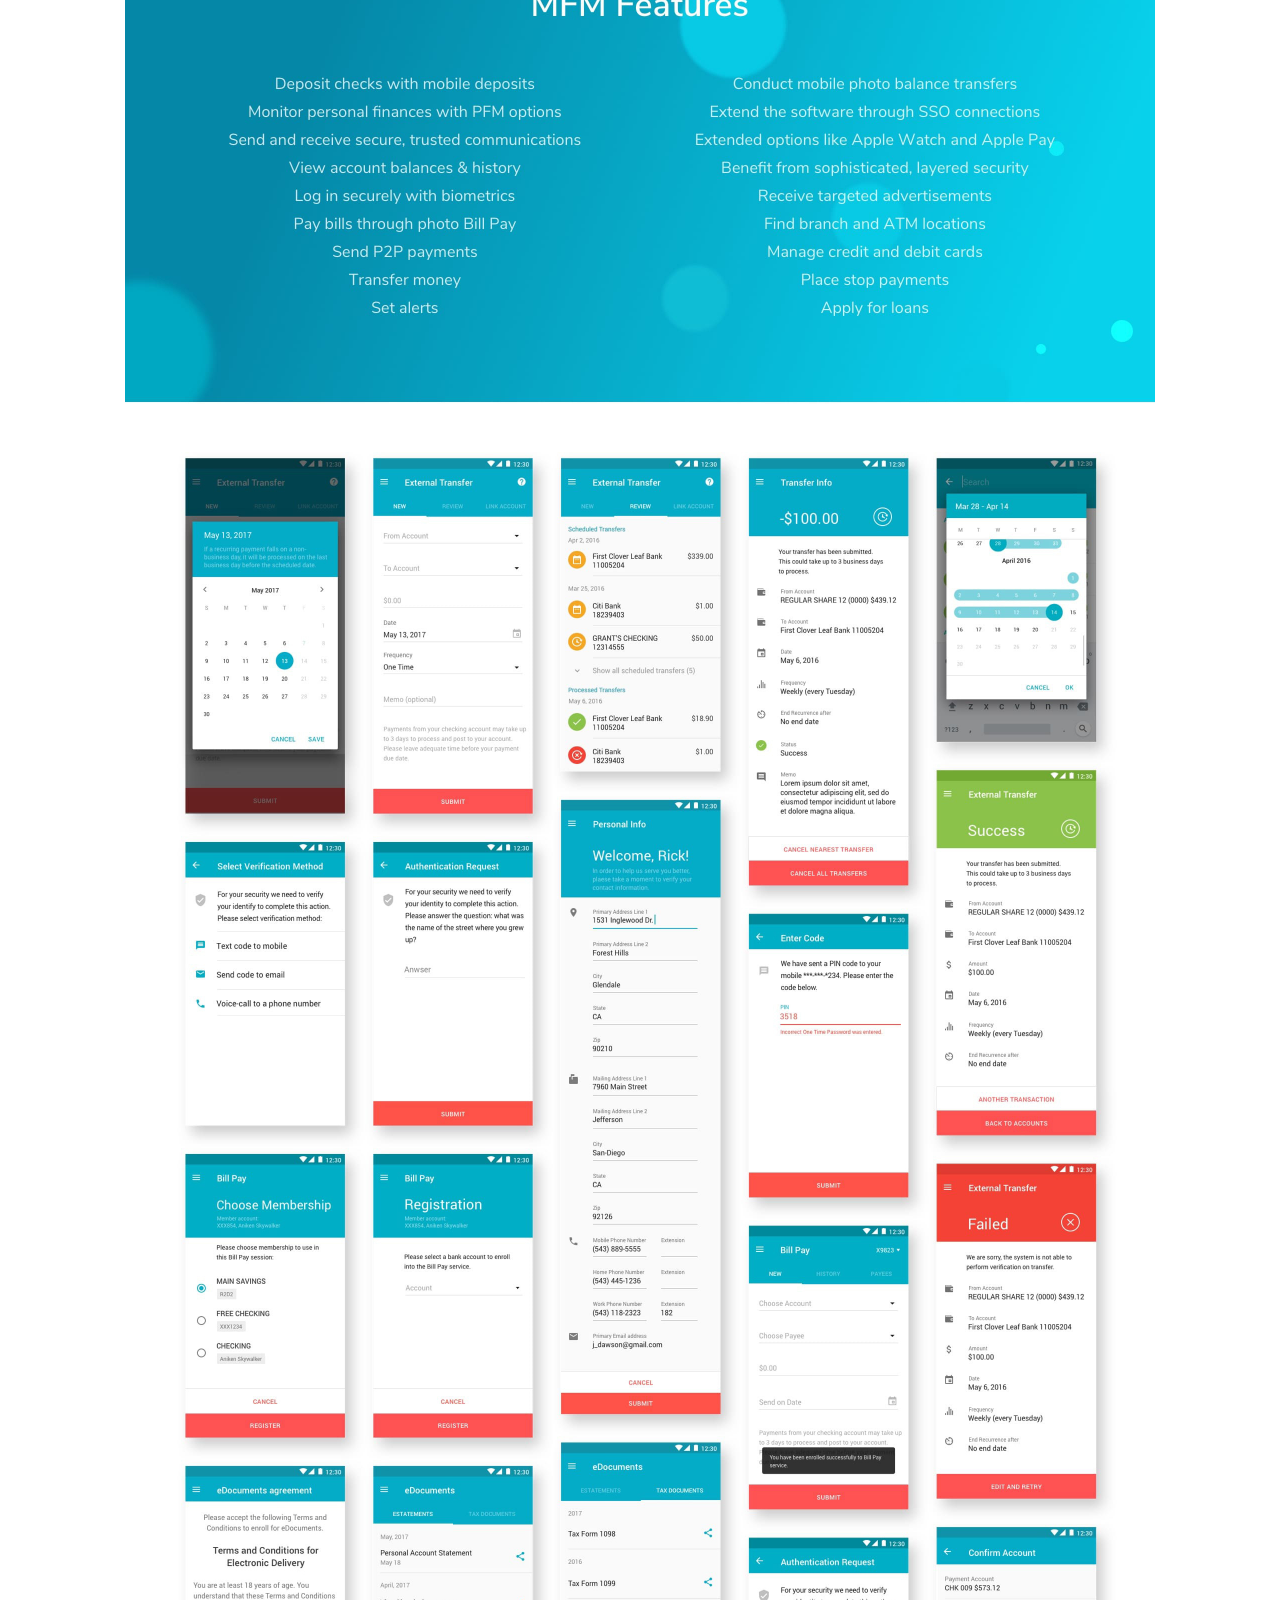
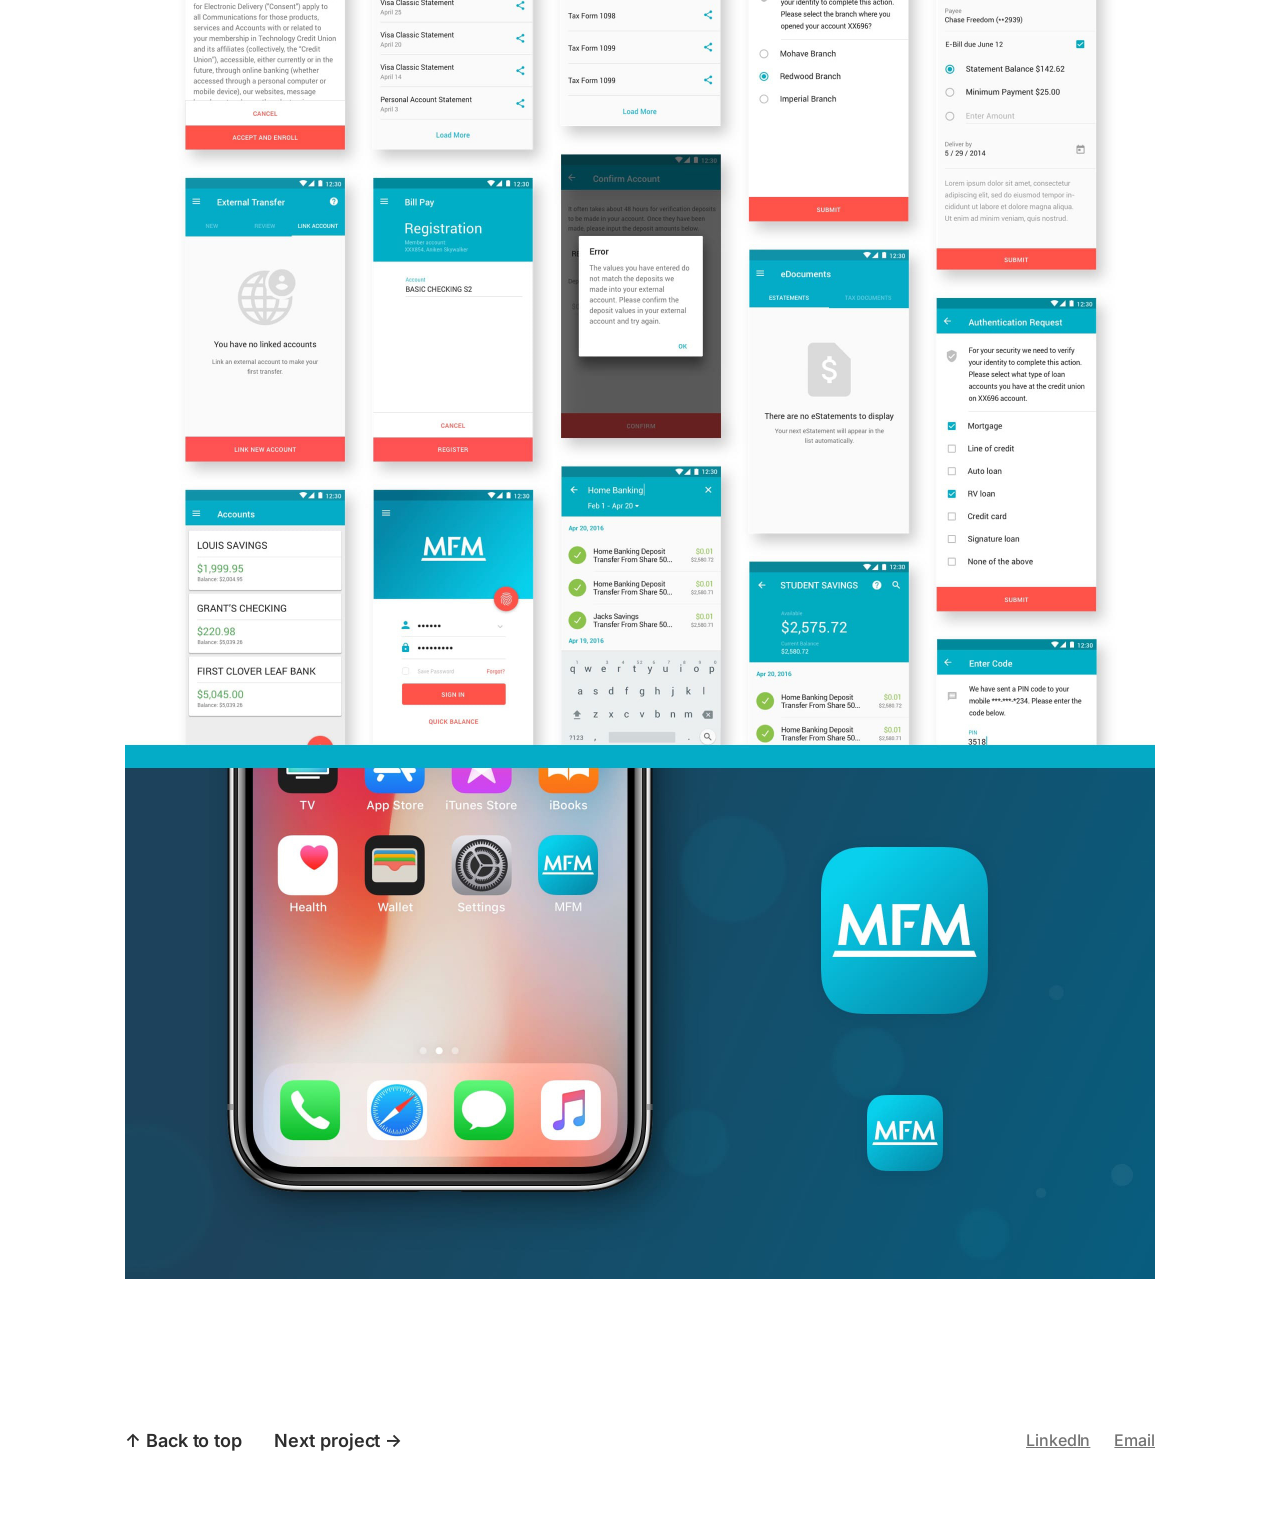
<file: mobile-finance-manager.html>
<!DOCTYPE html>
<html lang="en">

<head>
    <meta charset="UTF-8" />
    <meta name="viewport" content="width=device-width, initial-scale=1.0" />

  <!-- Google Analytics -->
  <script async src="https://www.googletagmanager.com/gtag/js?id=G-SB3TS0MCTQ"></script>
  <script>
    window.dataLayer = window.dataLayer || [];
    function gtag() { dataLayer.push(arguments); }
    gtag("js", new Date());
    gtag("config", "G-SB3TS0MCTQ");
  </script>
    <title>Mobile Finance Manager App — Slava Zhidkov</title>
    <meta name="description"
        content="Case study: Mobile Finance Manager — Convenient mobile banking that used by 400 financial institutions and 3 million users." />

<!-- Stylesheets -->
    <link rel="preload" href="assets/fonts/inter-latin.woff2" as="font" type="font/woff2" crossorigin />
    <link rel="stylesheet" href="css/tokens.css" />
    <link rel="stylesheet" href="css/styles.css" />
    <link rel="stylesheet" href="css/project-page.css" />

    <!-- Favicon -->
    <link rel="icon" type="image/svg+xml" href="assets/logo.svg" />
    <link rel="shortcut icon" href="assets/logo.svg" />
</head>

<body>

    <div class="page">
        <!-- ═══════════════════════════════════════════════════════════════════
         Header
         ═══════════════════════════════════════════════════════════════════ -->
        <nav class="header" id="header">
            <a href="index.html" class="header__brand">
                <img src="assets/logo.svg" alt="Slava Zhidkov" class="header__logo" />
            </a>
            <div class="header__nav">
                <a href="index.html" class="header__nav-link header__nav-link--active">Work</a>
                <a href="about.html" class="header__nav-link">About</a>
            </div>
        </nav>

        <!-- ═══════════════════════════════════════════════════════════════════
         Hero
         ═══════════════════════════════════════════════════════════════════ -->
        <section class="project-hero reveal" id="hero">
            <span class="project-hero__year">2017</span>
            <h1 class="project-hero__title">Mobile Finance Manager</h1>
            <p class="project-hero__description">
                Convenient mobile banking that used by 400 financial institutions and 3 million users.
            </p>
        </section>

        <!-- ═══════════════════════════════════════════════════════════════════
         Case Study Content — Image Slices
         ═══════════════════════════════════════════════════════════════════ -->
        <section class="project-content">
            <div class="project-content__images">
                <img src="assets/mfm-01-cut01.png" alt="Mobile Finance Manager" class="project-content__slice reveal"
                    loading="lazy" />
                <img src="assets/mfm-01-cut02.png" alt="Mobile Finance Manager" class="project-content__slice reveal"
                    loading="lazy" />
                <img src="assets/mfm-01-cut03.png" alt="Mobile Finance Manager" class="project-content__slice reveal"
                    loading="lazy" />
                <img src="assets/mfm-01-cut04.png" alt="Mobile Finance Manager" class="project-content__slice reveal"
                    loading="lazy" />
                <img src="assets/mfm-01-cut05.png" alt="Mobile Finance Manager" class="project-content__slice reveal"
                    loading="lazy" />
                <img src="assets/mfm-02-cut01.png" alt="Mobile Finance Manager" class="project-content__slice reveal"
                    loading="lazy" />
                <img src="assets/mfm-02-cut02.png" alt="Mobile Finance Manager" class="project-content__slice reveal"
                    loading="lazy" />
                <img src="assets/mfm-03-cut01.png" alt="Mobile Finance Manager" class="project-content__slice reveal"
                    loading="lazy" />
                <img src="assets/mfm-03-cut02.png" alt="Mobile Finance Manager" class="project-content__slice reveal"
                    loading="lazy" />
            </div>
        </section>
    </div>

    <!-- ═══════════════════════════════════════════════════════════════════
       Footer
       ═══════════════════════════════════════════════════════════════════ -->
    <footer class="footer footer--project">
        <div class="footer__actions">
            <button class="footer__back-to-top">↑ Back to top</button>
            <a href="anytalk-messenger.html" class="footer__next">Next project <span class="footer__next-arrow" aria-hidden="true">↑</span></a>
        </div>
        <nav class="footer__links">
            <a href="https://www.linkedin.com/in/slavazhidkov/" class="footer__link" target="_blank"
                rel="noopener">LinkedIn</a>
            <a href="mailto:slastradamus@gmail.com" class="footer__link">Email</a>
        </nav>
    </footer>

    <!-- JavaScript -->
    <script src="js/main.js"></script>
</body>

</html>
</file>
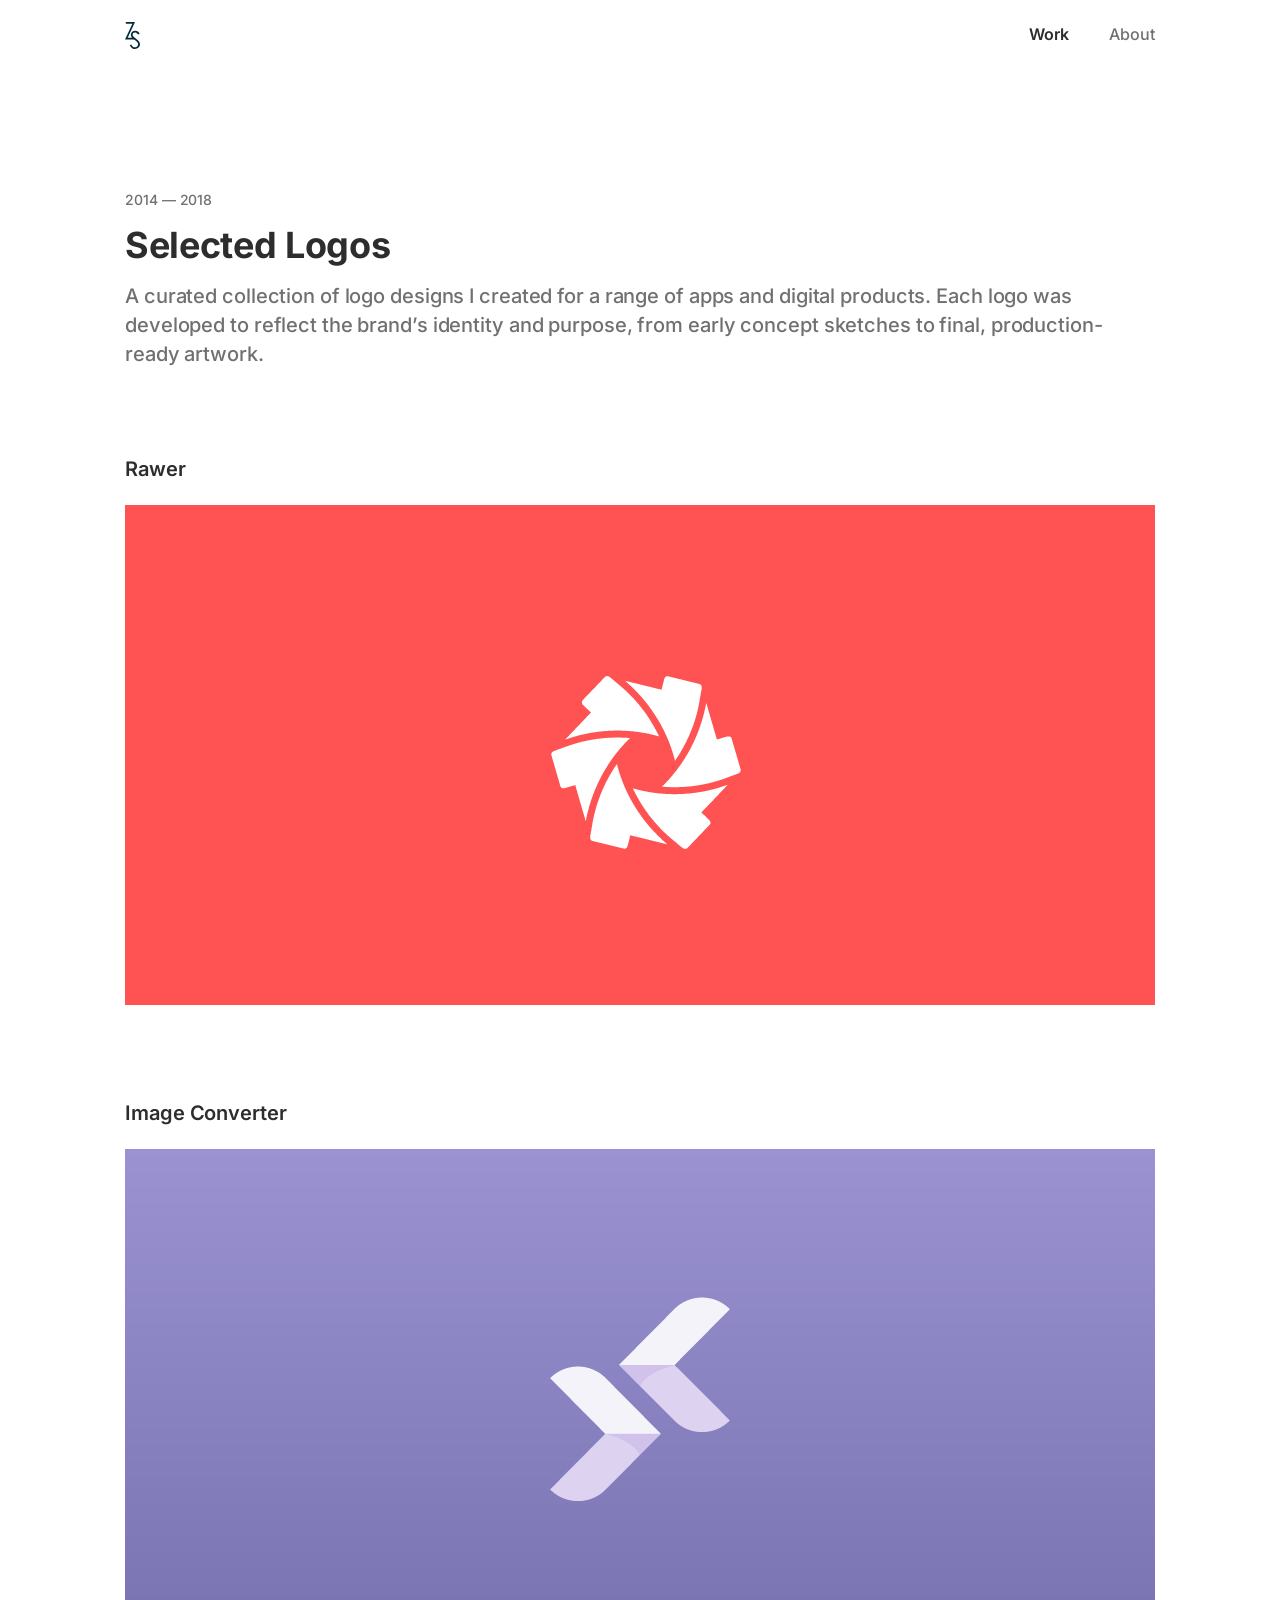
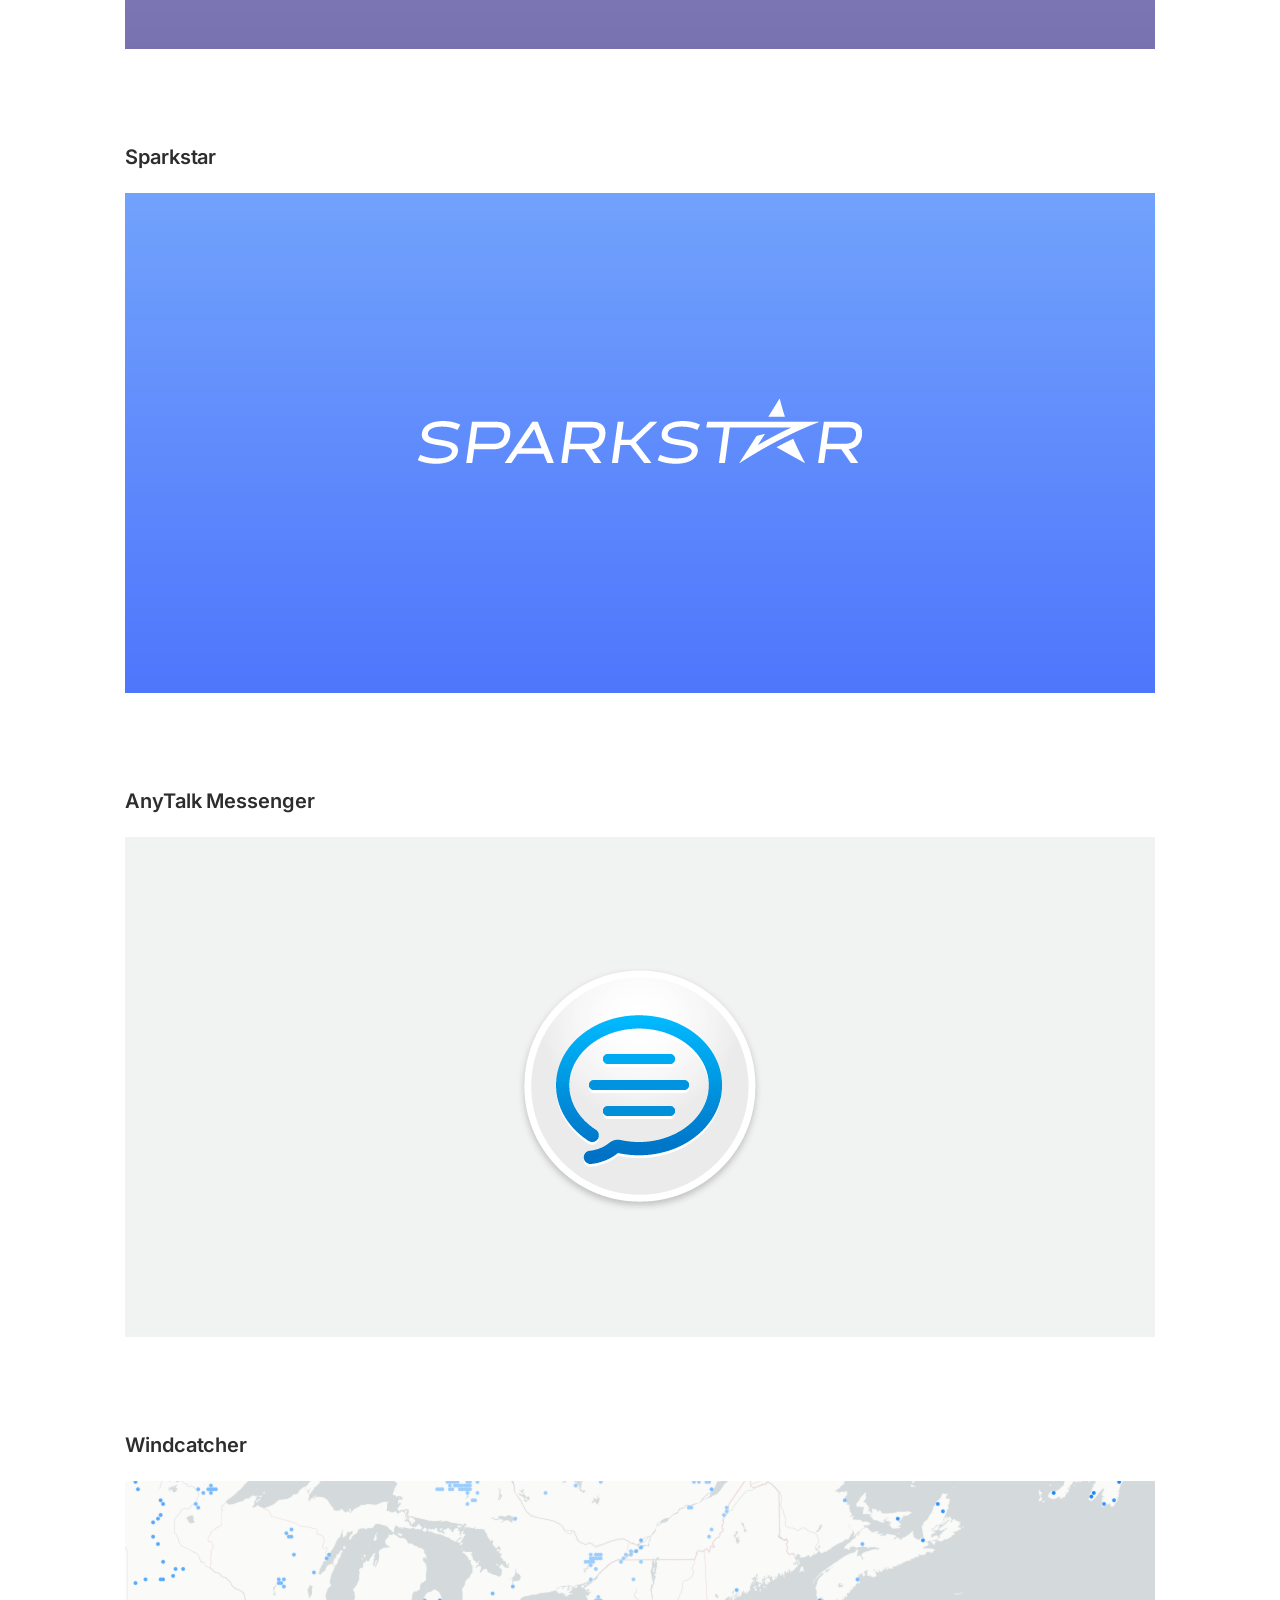
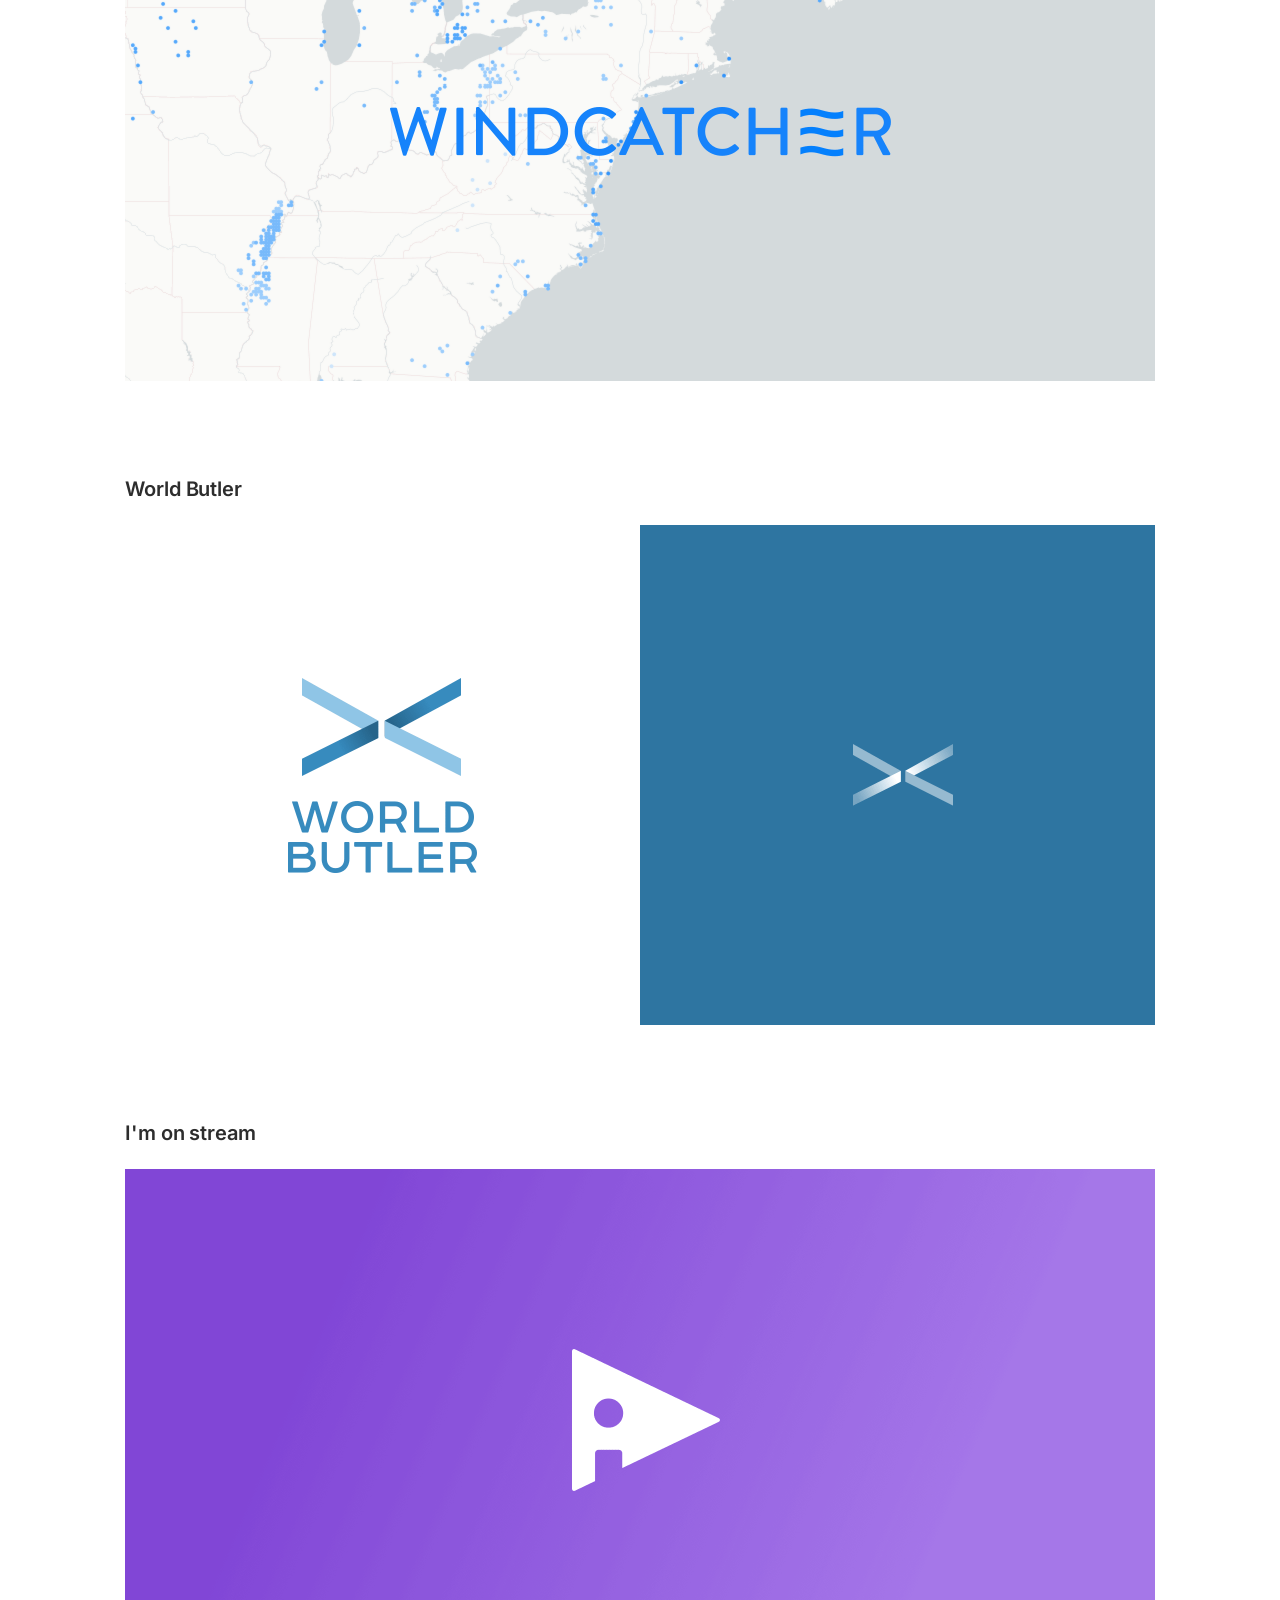
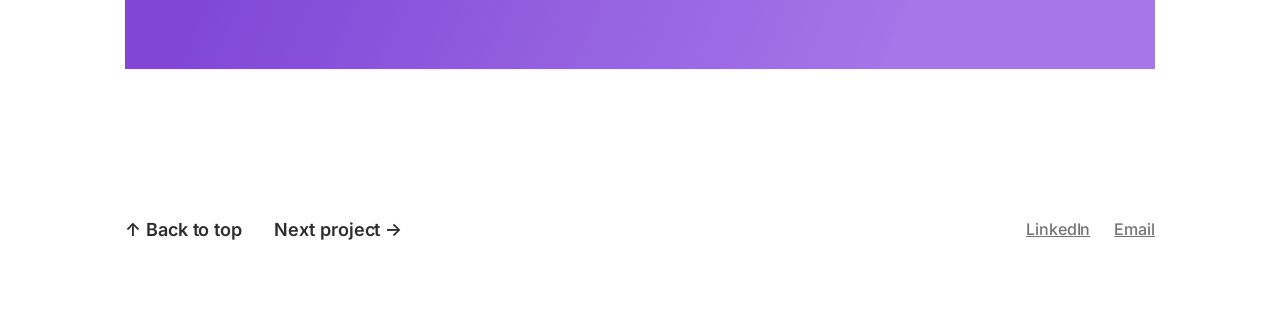
<file: selected-logos.html>
<!DOCTYPE html>
<html lang="en">

<head>
    <meta charset="UTF-8" />
    <meta name="viewport" content="width=device-width, initial-scale=1.0" />

  <!-- Google Analytics -->
  <script async src="https://www.googletagmanager.com/gtag/js?id=G-SB3TS0MCTQ"></script>
  <script>
    window.dataLayer = window.dataLayer || [];
    function gtag() { dataLayer.push(arguments); }
    gtag("js", new Date());
    gtag("config", "G-SB3TS0MCTQ");
  </script>
    <title>Selected Logos — Slava Zhidkov</title>
    <meta name="description"
        content="Case study: Selected Logos — A curated collection of logo designs I created for a range of apps and digital products." />

<!-- Stylesheets -->
    <link rel="preload" href="assets/fonts/inter-latin.woff2" as="font" type="font/woff2" crossorigin />
    <link rel="stylesheet" href="css/tokens.css" />
    <link rel="stylesheet" href="css/styles.css" />
    <link rel="stylesheet" href="css/project-page.css" />

    <!-- Favicon -->
    <link rel="icon" type="image/svg+xml" href="assets/logo.svg" />
    <link rel="shortcut icon" href="assets/logo.svg" />
</head>

<body>

    <div class="page">
        <!-- ═══════════════════════════════════════════════════════════════════
         Header
         ═══════════════════════════════════════════════════════════════════ -->
        <nav class="header" id="header">
            <a href="index.html" class="header__brand">
                <img src="assets/logo.svg" alt="Slava Zhidkov" class="header__logo" />
            </a>
            <div class="header__nav">
                <a href="index.html" class="header__nav-link header__nav-link--active">Work</a>
                <a href="about.html" class="header__nav-link">About</a>
            </div>
        </nav>

        <!-- ═══════════════════════════════════════════════════════════════════
         Hero
         ═══════════════════════════════════════════════════════════════════ -->
        <section class="project-hero reveal" id="hero">
            <span class="project-hero__year">2014 — 2018</span>
            <h1 class="project-hero__title">Selected Logos</h1>
            <p class="project-hero__description">
                A curated collection of logo designs I created for a range of apps and digital products. Each logo was
                developed to reflect the brand’s identity and purpose, from early concept sketches to final,
                production-ready artwork.
            </p>
        </section>

        <!-- ═══════════════════════════════════════════════════════════════════
         Case Study Content — Image Slices
         ═══════════════════════════════════════════════════════════════════ -->
        <section class="project-content">
            <div class="project-logos">
                <div class="project-logos__item reveal">
                    <h2 class="project-logos__title">Rawer</h2>
                    <img src="assets/rawer.png" alt="Rawer" class="project-logos__image" loading="lazy" />
                </div>
                <div class="project-logos__item reveal">
                    <h2 class="project-logos__title">Image Converter</h2>
                    <img src="assets/image-converter.png" alt="Image Converter" class="project-logos__image"
                        loading="lazy" />
                </div>
                <div class="project-logos__item reveal">
                    <h2 class="project-logos__title">Sparkstar</h2>
                    <img src="assets/sparkstar.png" alt="Sparkstar" class="project-logos__image" loading="lazy" />
                </div>
                <div class="project-logos__item reveal">
                    <h2 class="project-logos__title">AnyTalk Messenger</h2>
                    <img src="assets/anytalk.png" alt="AnyTalk Messenger" class="project-logos__image" loading="lazy" />
                </div>
                <div class="project-logos__item reveal">
                    <h2 class="project-logos__title">Windcatcher</h2>
                    <img src="assets/windcatcher-logo.png" alt="Windcatcher" class="project-logos__image"
                        loading="lazy" />
                </div>
                <div class="project-logos__item reveal">
                    <h2 class="project-logos__title">World Butler</h2>
                    <img src="assets/world-butler-logo.png" alt="World Butler" class="project-logos__image"
                        loading="lazy" />
                </div>
                <div class="project-logos__item reveal">
                    <h2 class="project-logos__title">I'm on stream</h2>
                    <img src="assets/stream.png" alt="I'm on stream" class="project-logos__image" loading="lazy" />
                </div>
            </div>
        </section>
    </div>

    <!-- ═══════════════════════════════════════════════════════════════════
       Footer
       ═══════════════════════════════════════════════════════════════════ -->
    <footer class="footer footer--project">
        <div class="footer__actions">
            <button class="footer__back-to-top">↑ Back to top</button>
            <a href="appointment-manager.html" class="footer__next">Next project <span class="footer__next-arrow" aria-hidden="true">↑</span></a>
        </div>
        <nav class="footer__links">
            <a href="https://www.linkedin.com/in/slavazhidkov/" class="footer__link" target="_blank"
                rel="noopener">LinkedIn</a>
            <a href="mailto:slastradamus@gmail.com" class="footer__link">Email</a>
        </nav>
    </footer>

    <!-- JavaScript -->
    <script src="js/main.js"></script>
</body>

</html>
</file>
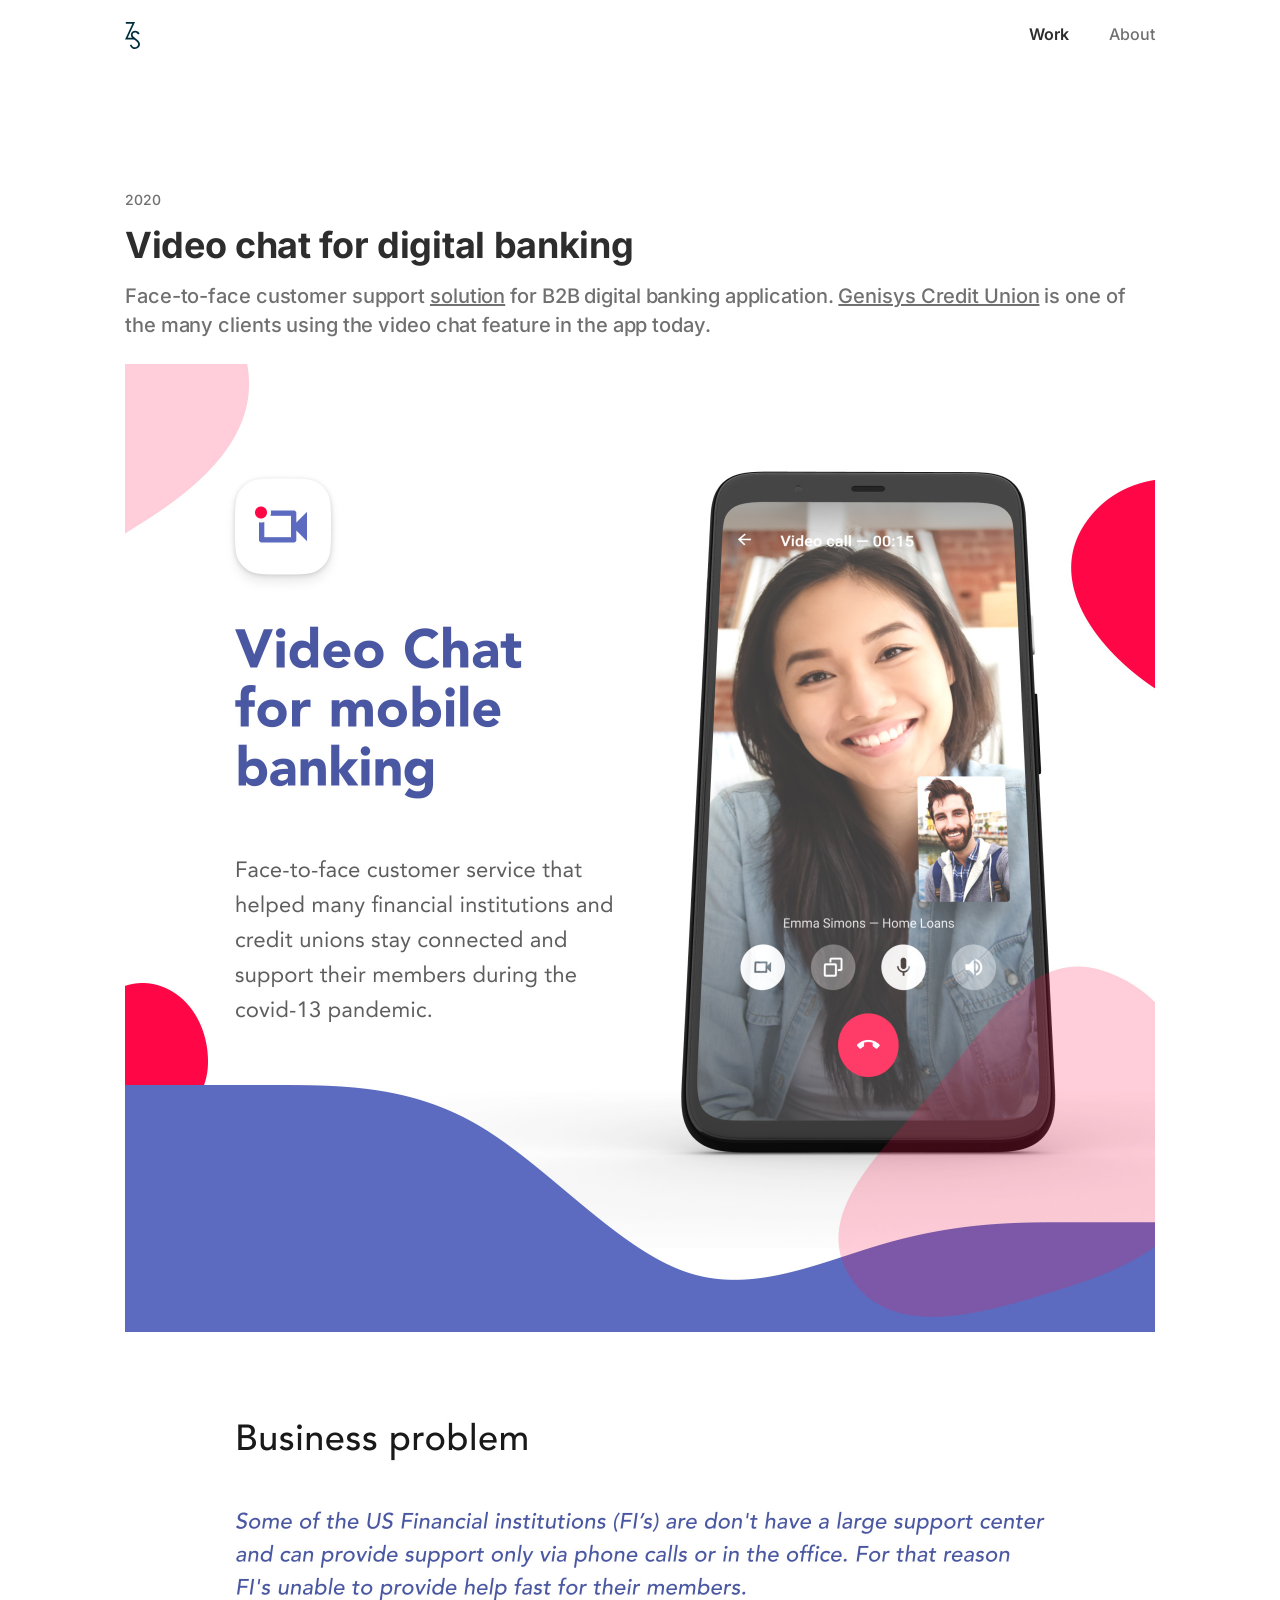
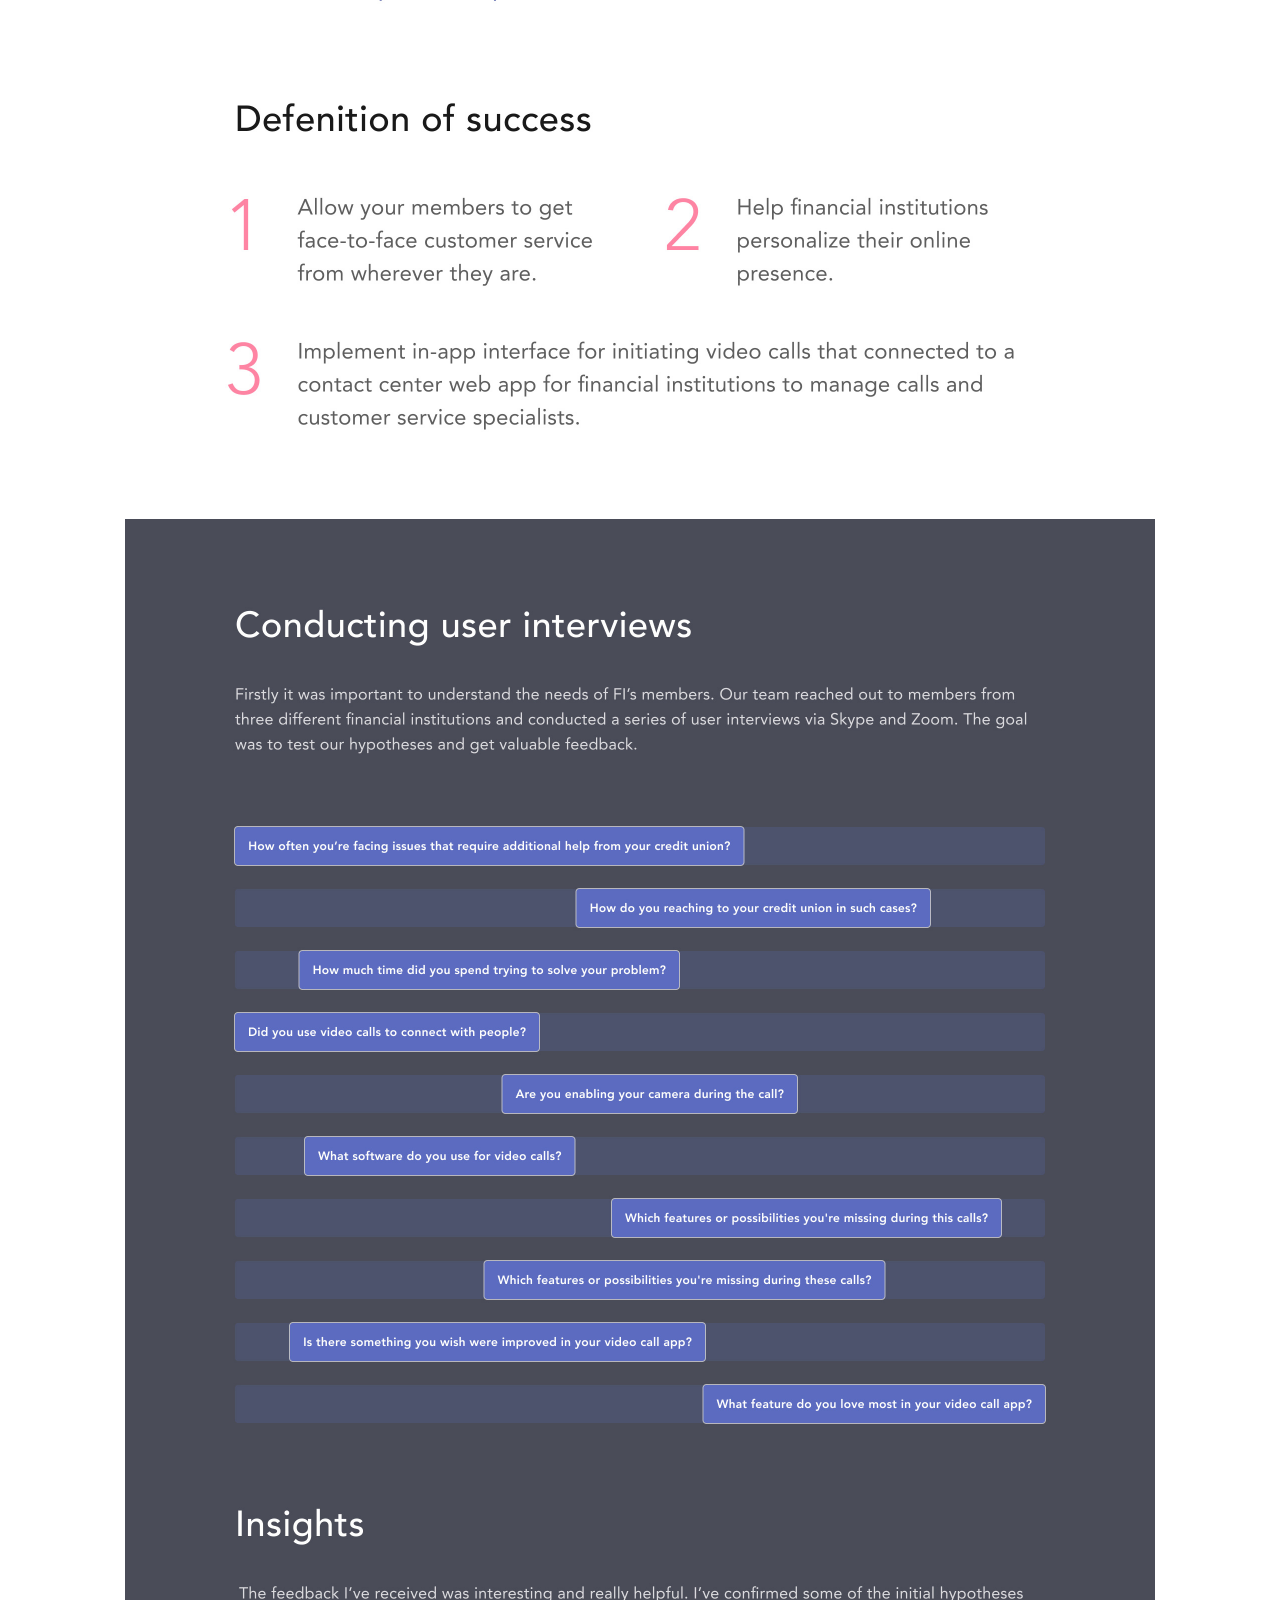
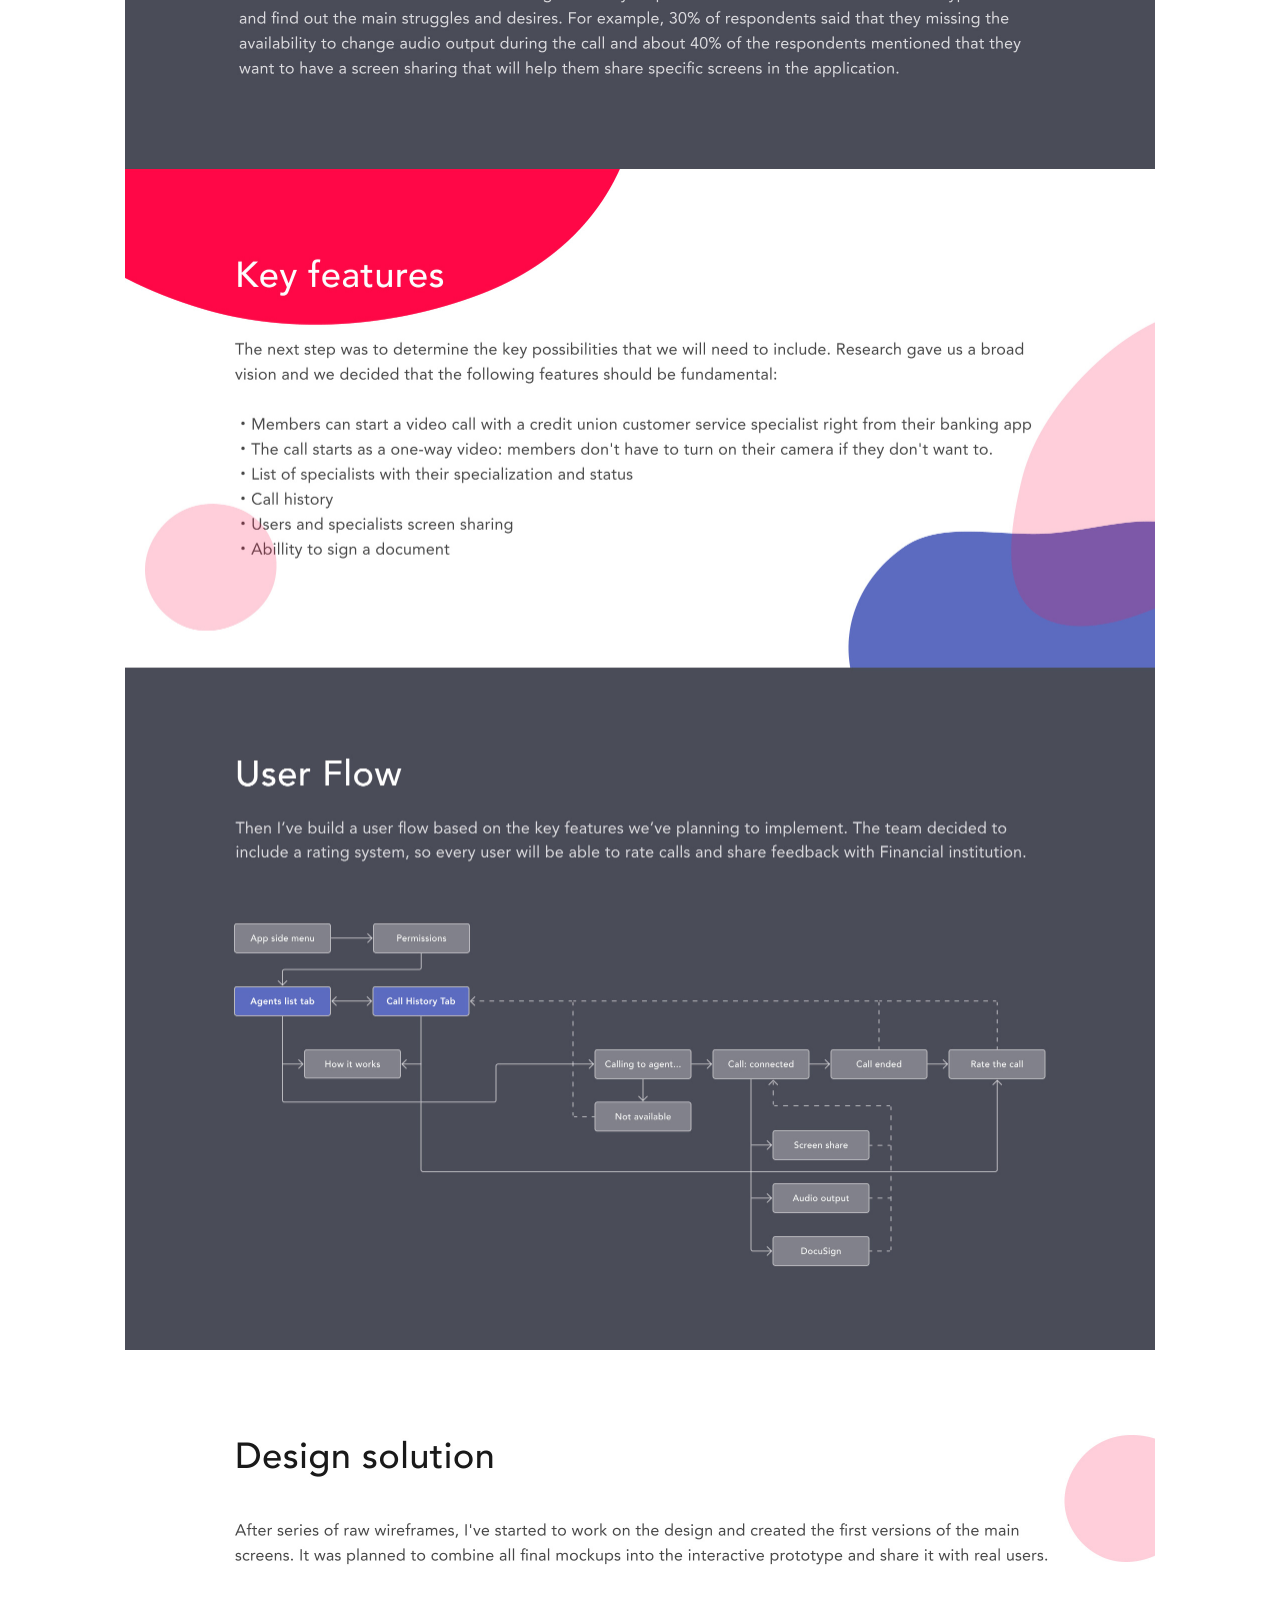
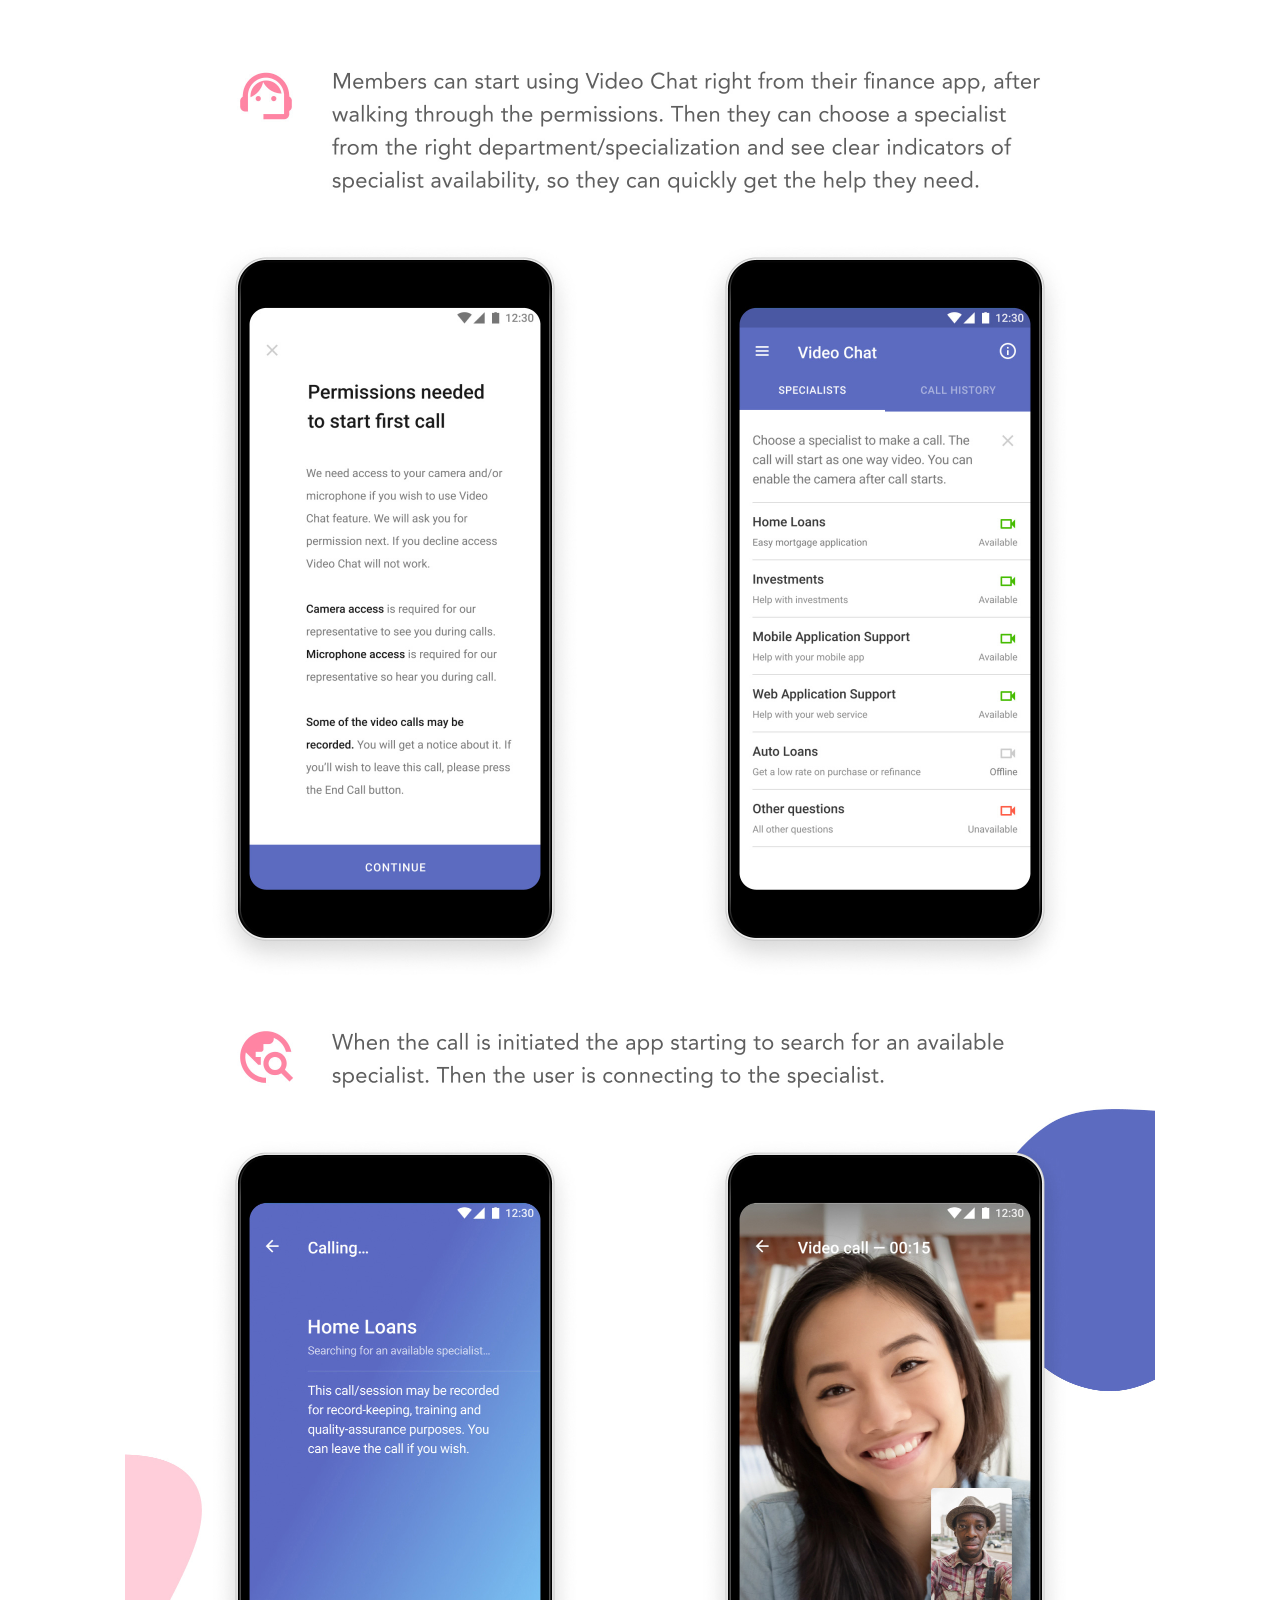
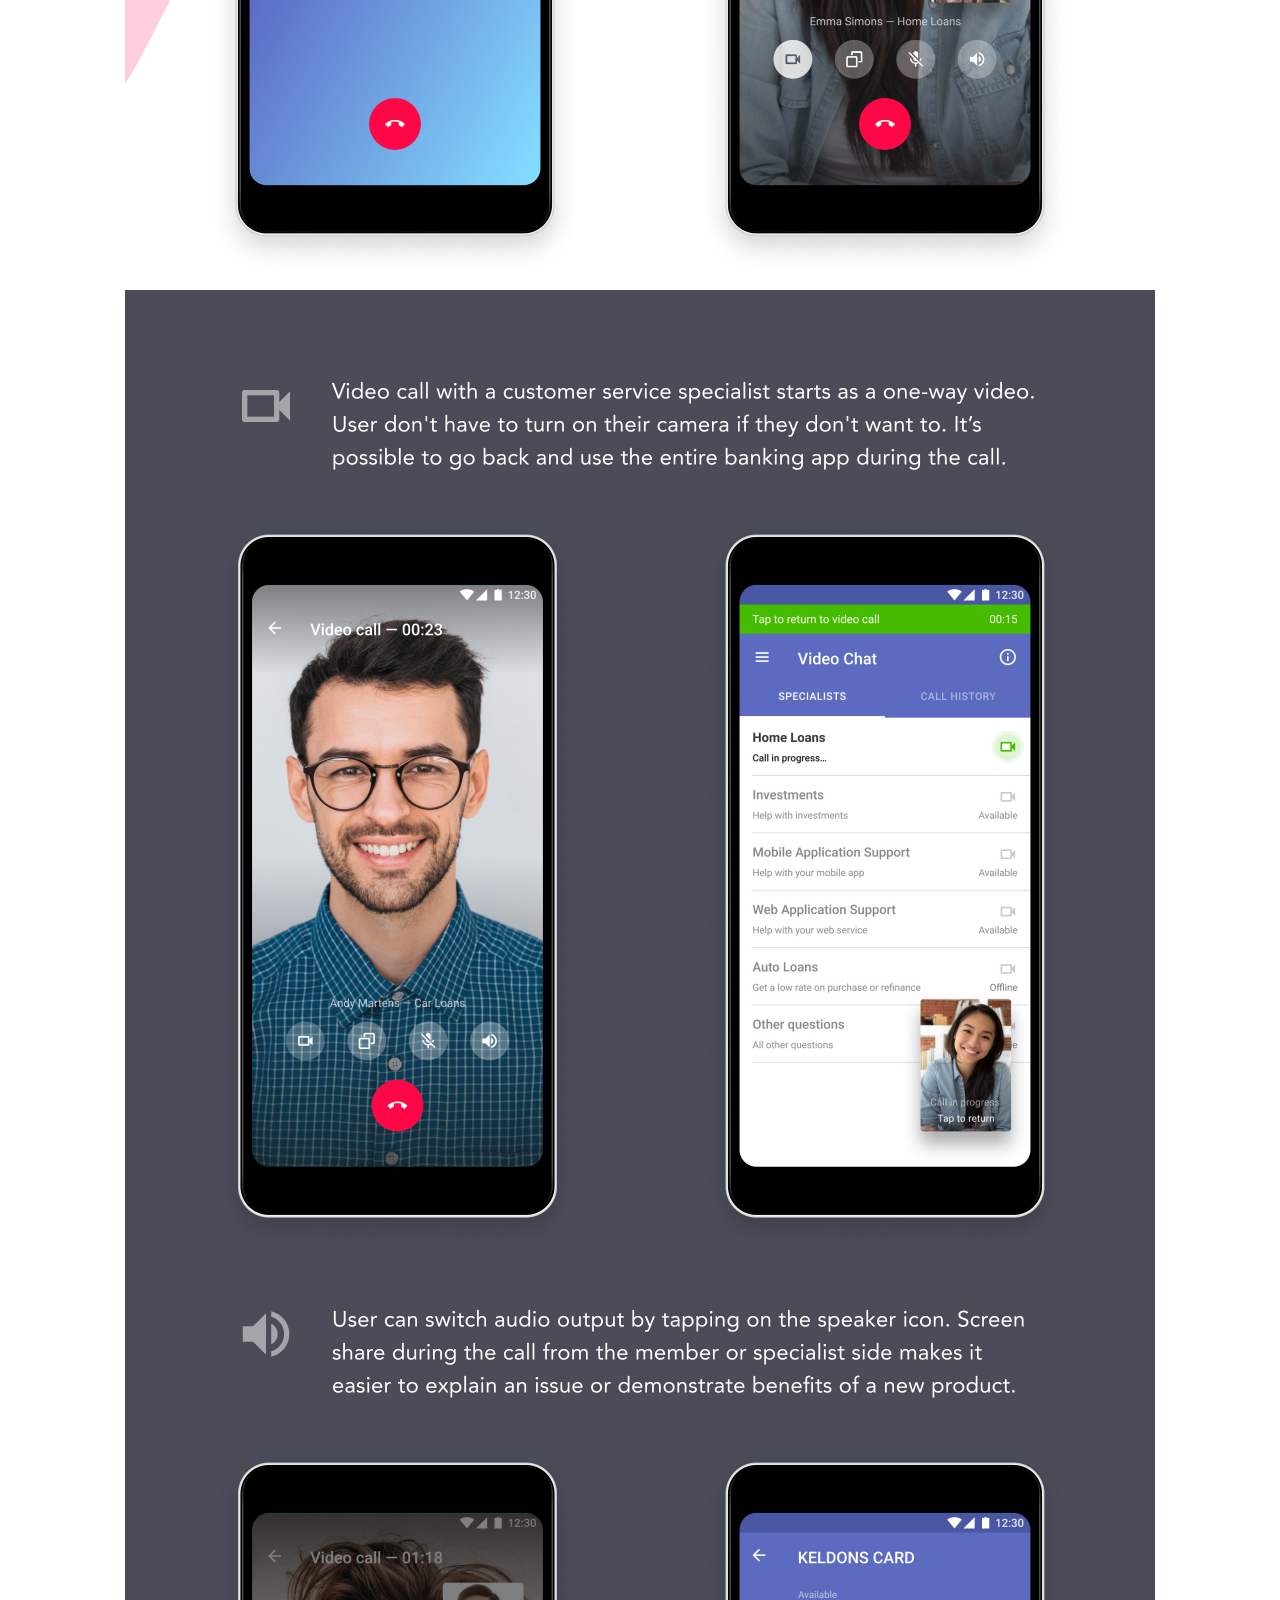
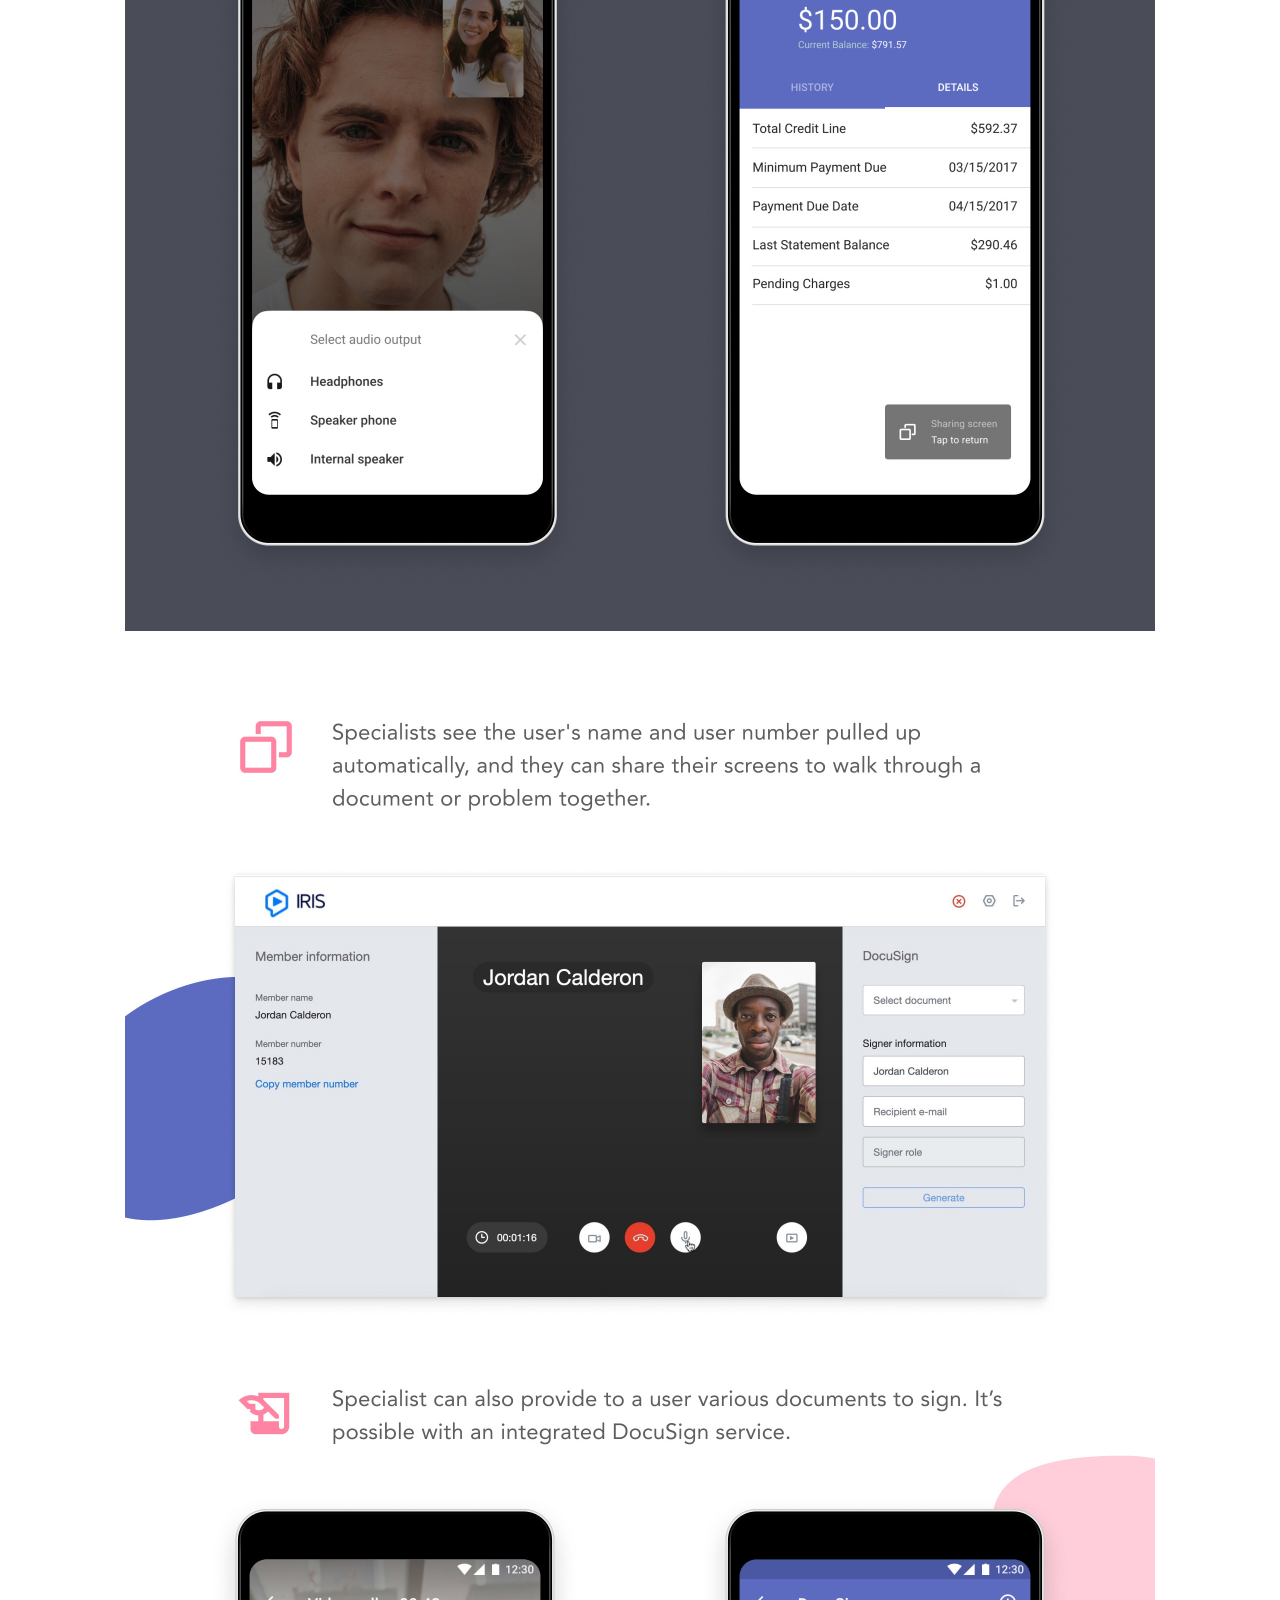
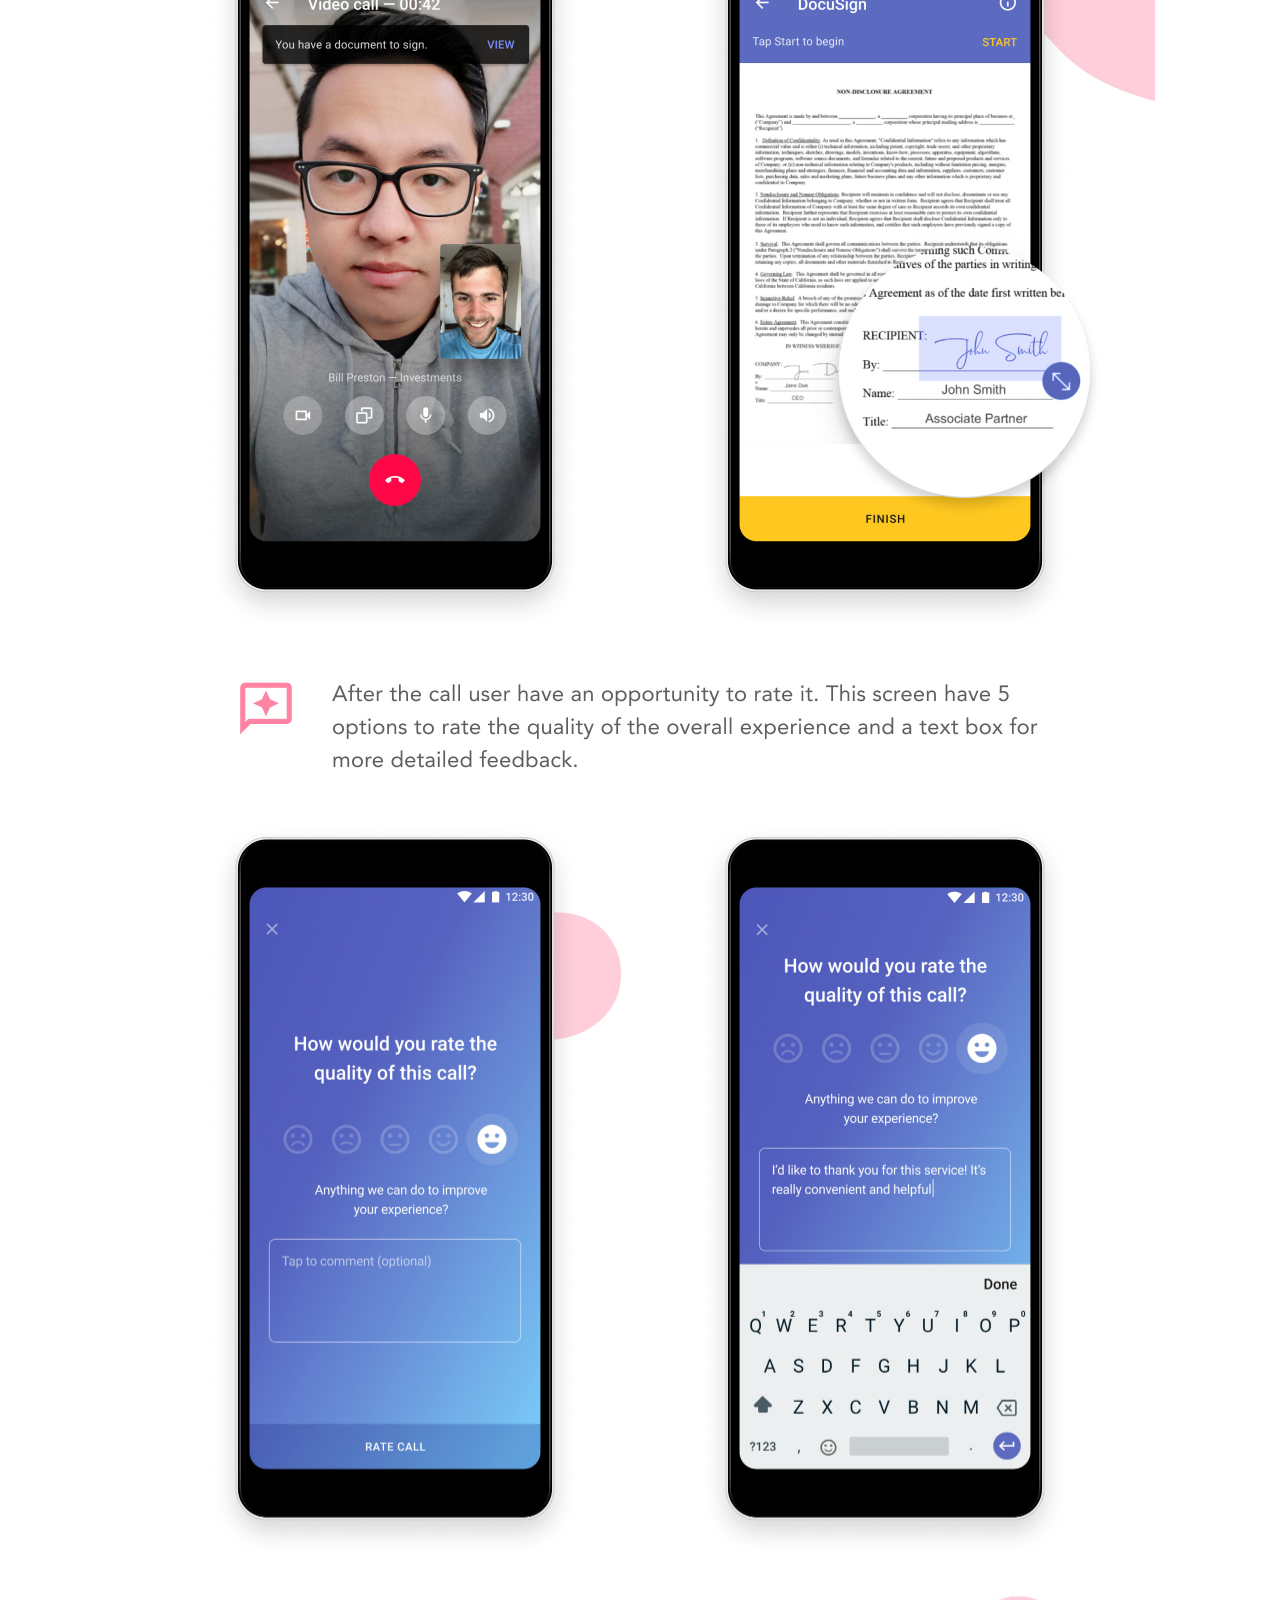
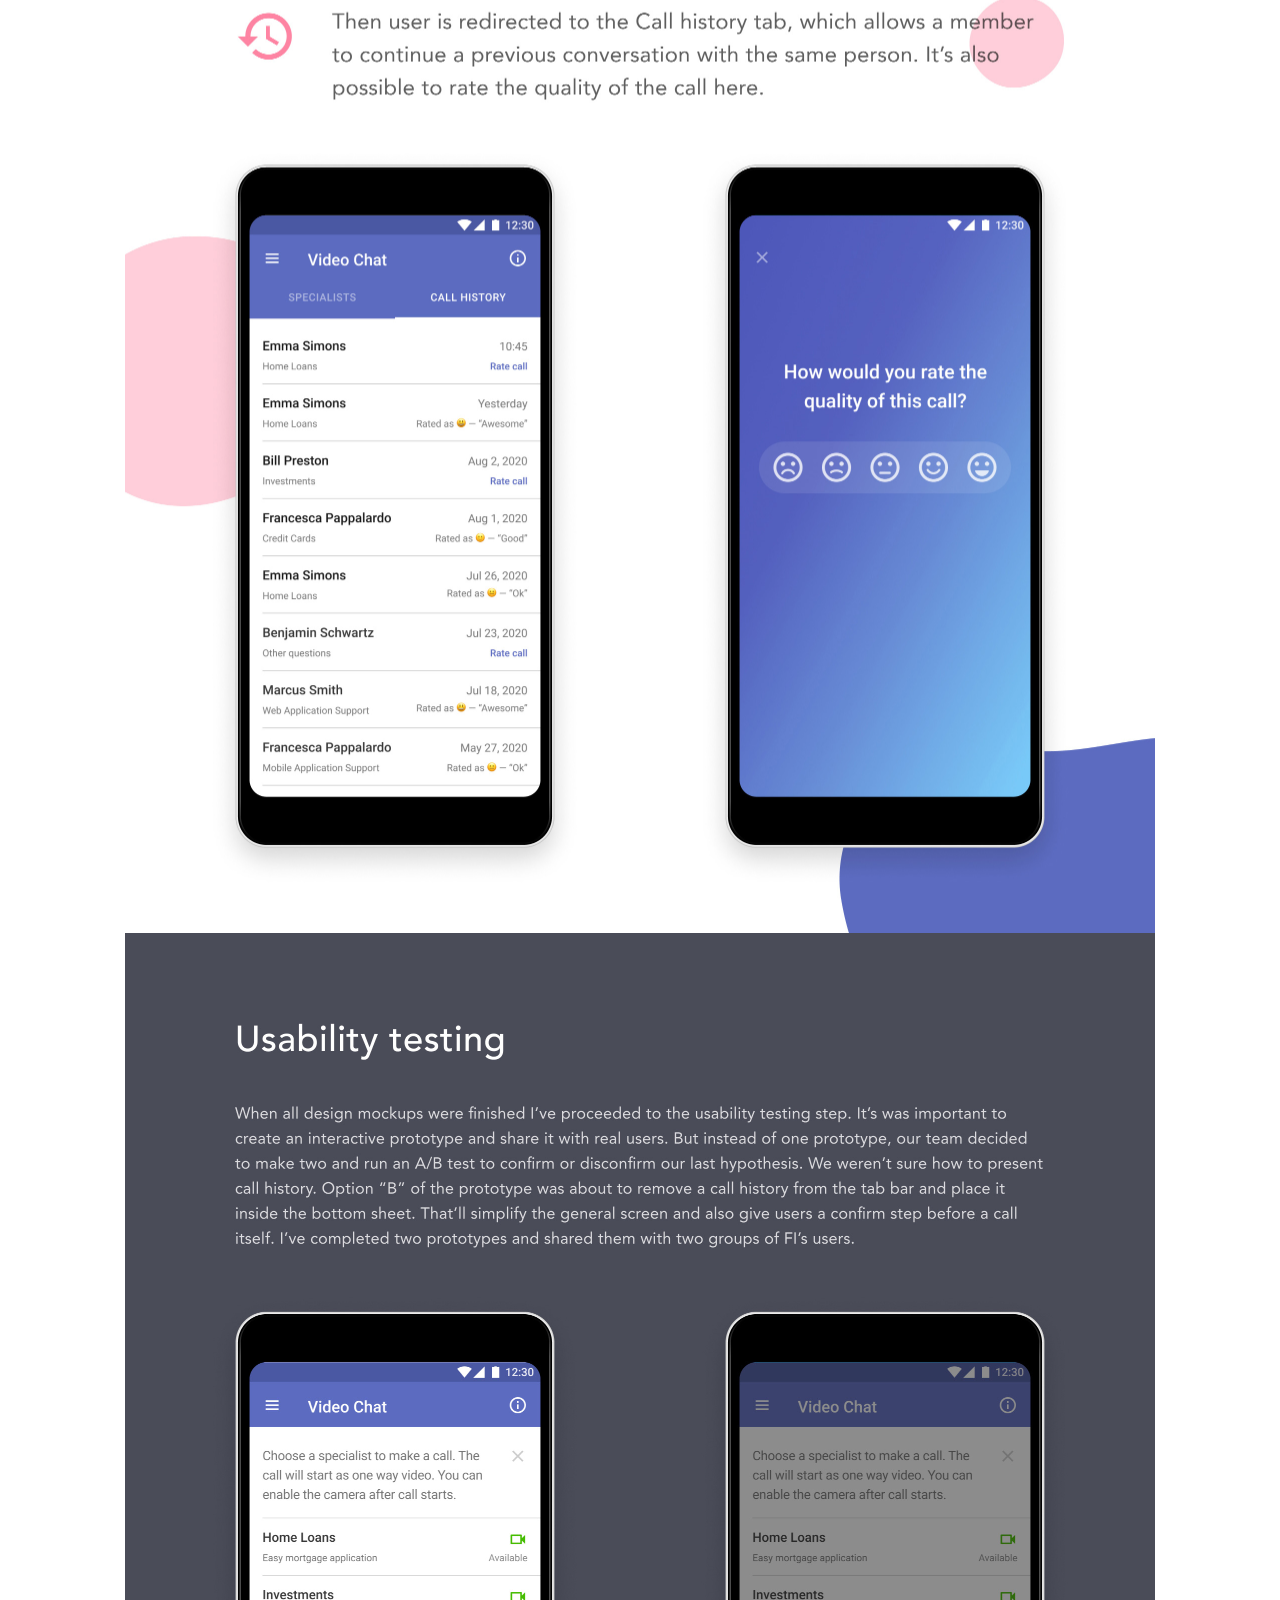
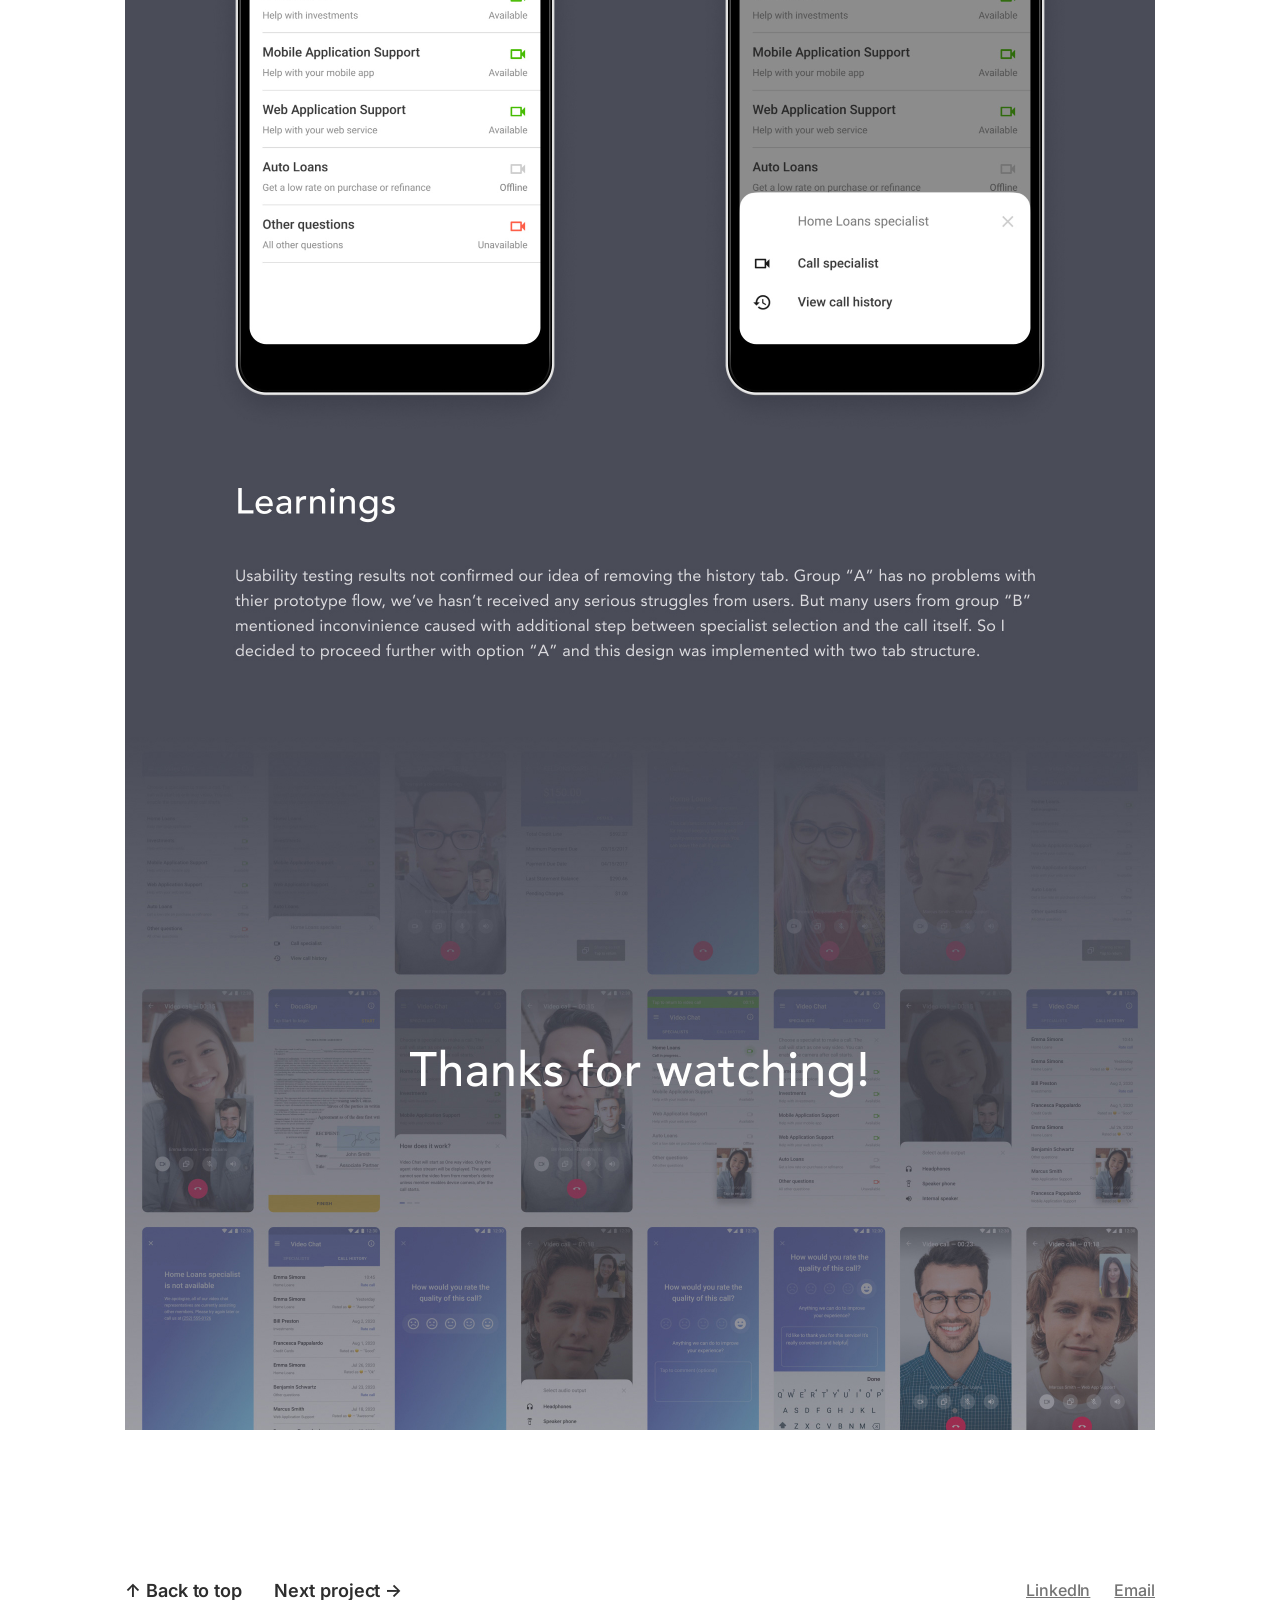
<file: video-chat.html>
<!DOCTYPE html>
<html lang="en">

<head>
    <meta charset="UTF-8" />
    <meta name="viewport" content="width=device-width, initial-scale=1.0" />

  <!-- Google Analytics -->
  <script async src="https://www.googletagmanager.com/gtag/js?id=G-SB3TS0MCTQ"></script>
  <script>
    window.dataLayer = window.dataLayer || [];
    function gtag() { dataLayer.push(arguments); }
    gtag("js", new Date());
    gtag("config", "G-SB3TS0MCTQ");
  </script>
    <title>Video Chat for Digital Banking — Slava Zhidkov</title>
    <meta name="description"
        content="Case study: Video chat for digital banking — Face-to-face customer support solution for B2B digital banking application." />

<!-- Stylesheets -->
    <link rel="preload" href="assets/fonts/inter-latin.woff2" as="font" type="font/woff2" crossorigin />
    <link rel="stylesheet" href="css/tokens.css" />
    <link rel="stylesheet" href="css/styles.css" />
    <link rel="stylesheet" href="css/project-page.css" />

    <!-- Favicon -->
    <link rel="icon" type="image/svg+xml" href="assets/logo.svg" />
    <link rel="shortcut icon" href="assets/logo.svg" />
</head>

<body>

    <div class="page">
        <!-- ═══════════════════════════════════════════════════════════════════
         Header
         ═══════════════════════════════════════════════════════════════════ -->
        <nav class="header" id="header">
            <a href="index.html" class="header__brand">
                <img src="assets/logo.svg" alt="Slava Zhidkov" class="header__logo" />
            </a>
            <div class="header__nav">
                <a href="index.html" class="header__nav-link header__nav-link--active">Work</a>
                <a href="about.html" class="header__nav-link">About</a>
            </div>
        </nav>

        <!-- ═══════════════════════════════════════════════════════════════════
         Hero
         ═══════════════════════════════════════════════════════════════════ -->
        <section class="project-hero reveal" id="hero">
            <span class="project-hero__year">2020</span>
            <h1 class="project-hero__title">Video chat for digital banking</h1>
            <p class="project-hero__description">
                Face-to-face customer support
                <a href="https://accesssoftek.com/conversational-banking/" class="project-hero__link" target="_blank"
                    rel="noopener">solution</a>
                for B2B digital banking application.
                <a href="https://www.genisyscu.org/mobile-and-eservices/mobile-banking" class="project-hero__link"
                    target="_blank" rel="noopener">Genisys Credit Union</a>
                is one of the many clients using the video chat feature in the app today.
            </p>
        </section>

        <!-- ═══════════════════════════════════════════════════════════════════
         Case Study Content — Image Slices
         ═══════════════════════════════════════════════════════════════════ -->
        <section class="project-content">
            <div class="project-content__images">
                <img src="assets/vc-01.png" alt="Video chat" class="project-content__slice reveal" loading="lazy" />
                <img src="assets/vc-02-cut01.png" alt="Video chat" class="project-content__slice reveal" loading="lazy" />
                <img src="assets/vc-02-cut02.png" alt="Video chat" class="project-content__slice reveal" loading="lazy" />
                <img src="assets/vc-03-cut01.png" alt="Video chat" class="project-content__slice reveal" loading="lazy" />
                <img src="assets/vc-03-cut02.png" alt="Video chat" class="project-content__slice reveal" loading="lazy" />
                <img src="assets/vc-04.png" alt="Video chat" class="project-content__slice reveal" loading="lazy" />
                <img src="assets/vc-05-cut01.png" alt="Video chat" class="project-content__slice reveal" loading="lazy" />
                <img src="assets/vc-05-cut02.png" alt="Video chat" class="project-content__slice reveal" loading="lazy" />
                <img src="assets/vc-06-cut01.png" alt="Video chat" class="project-content__slice reveal" loading="lazy" />
                <img src="assets/vc-06-cut02.png" alt="Video chat" class="project-content__slice reveal" loading="lazy" />
            </div>
        </section>
    </div>

    <!-- ═══════════════════════════════════════════════════════════════════
       Footer
       ═══════════════════════════════════════════════════════════════════ -->
    <footer class="footer footer--project">
        <div class="footer__actions">
            <button class="footer__back-to-top">↑ Back to top</button>
            <a href="dog-walk.html" class="footer__next">Next project <span class="footer__next-arrow" aria-hidden="true">↑</span></a>
        </div>
        <nav class="footer__links">
            <a href="https://www.linkedin.com/in/slavazhidkov/" class="footer__link" target="_blank"
                rel="noopener">LinkedIn</a>
            <a href="mailto:slastradamus@gmail.com" class="footer__link">Email</a>
        </nav>
    </footer>

    <!-- JavaScript -->
    <script src="js/main.js"></script>
</body>

</html>
</file>
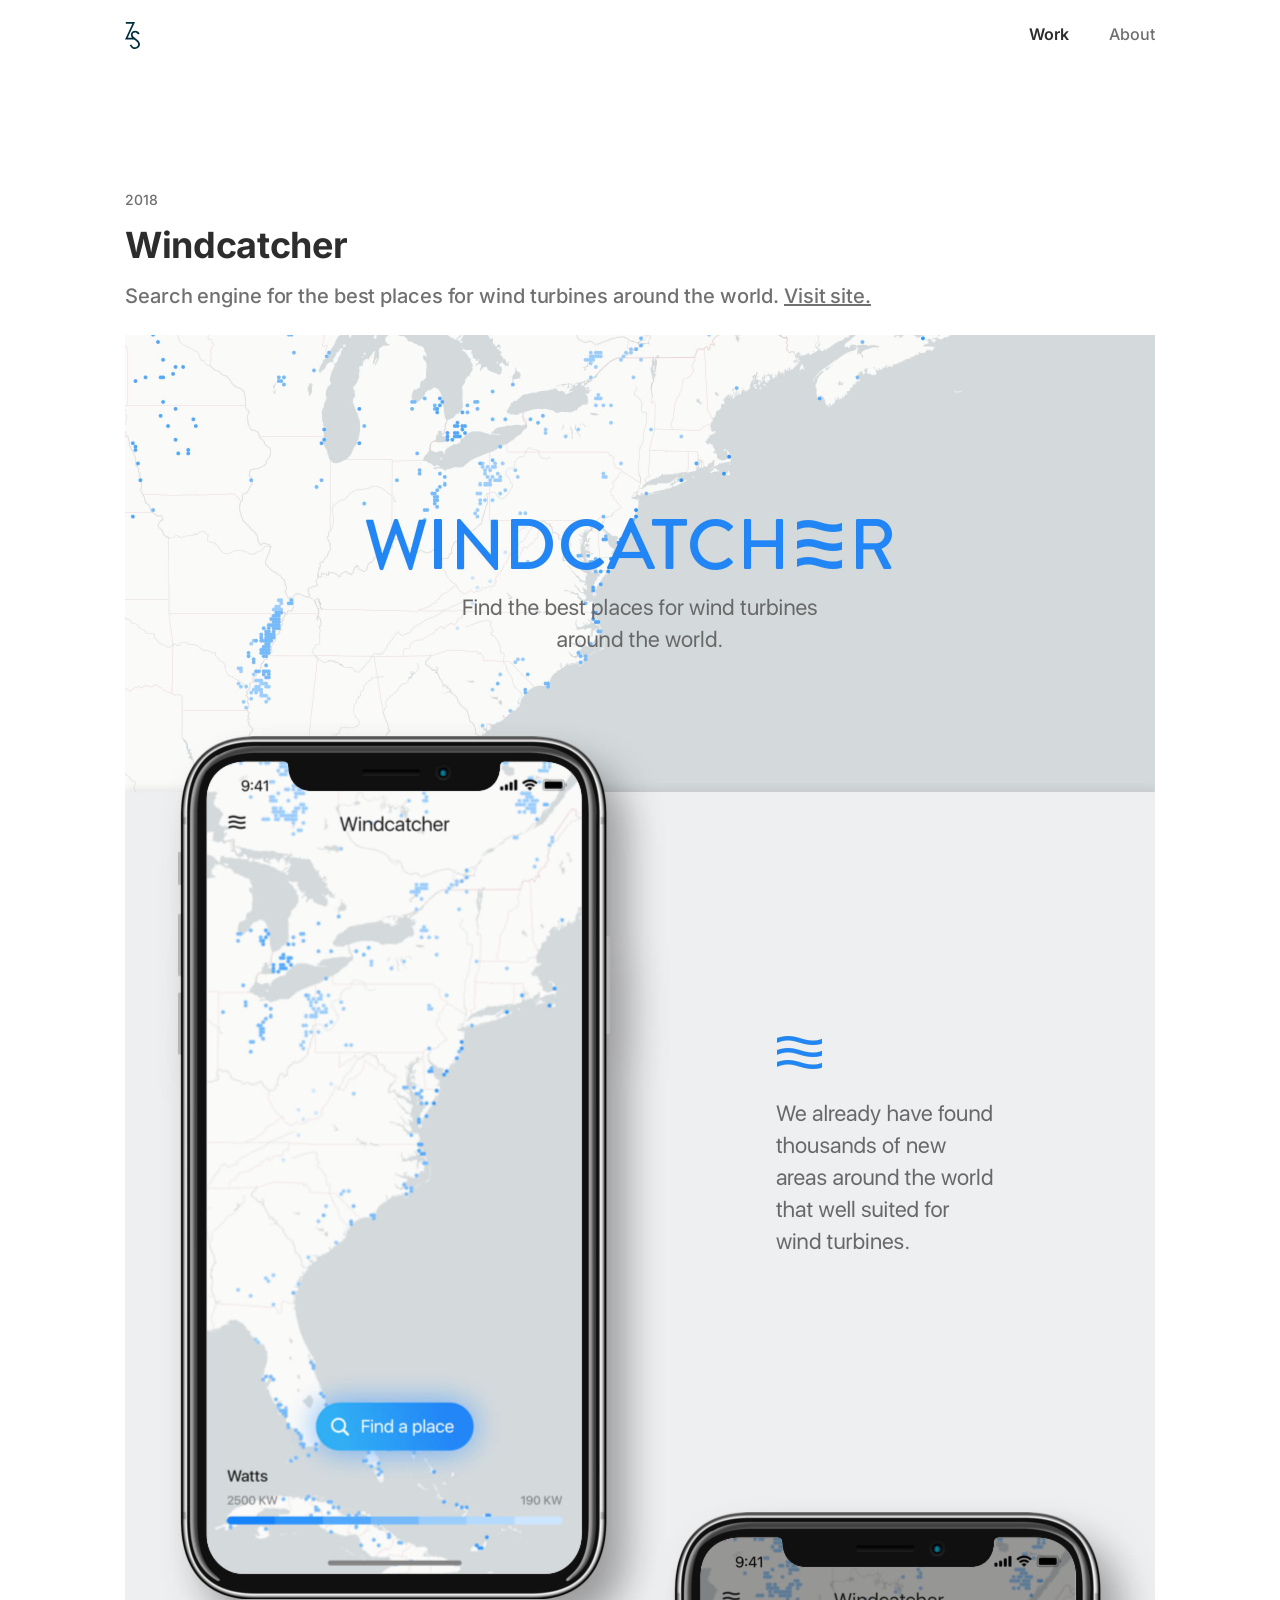
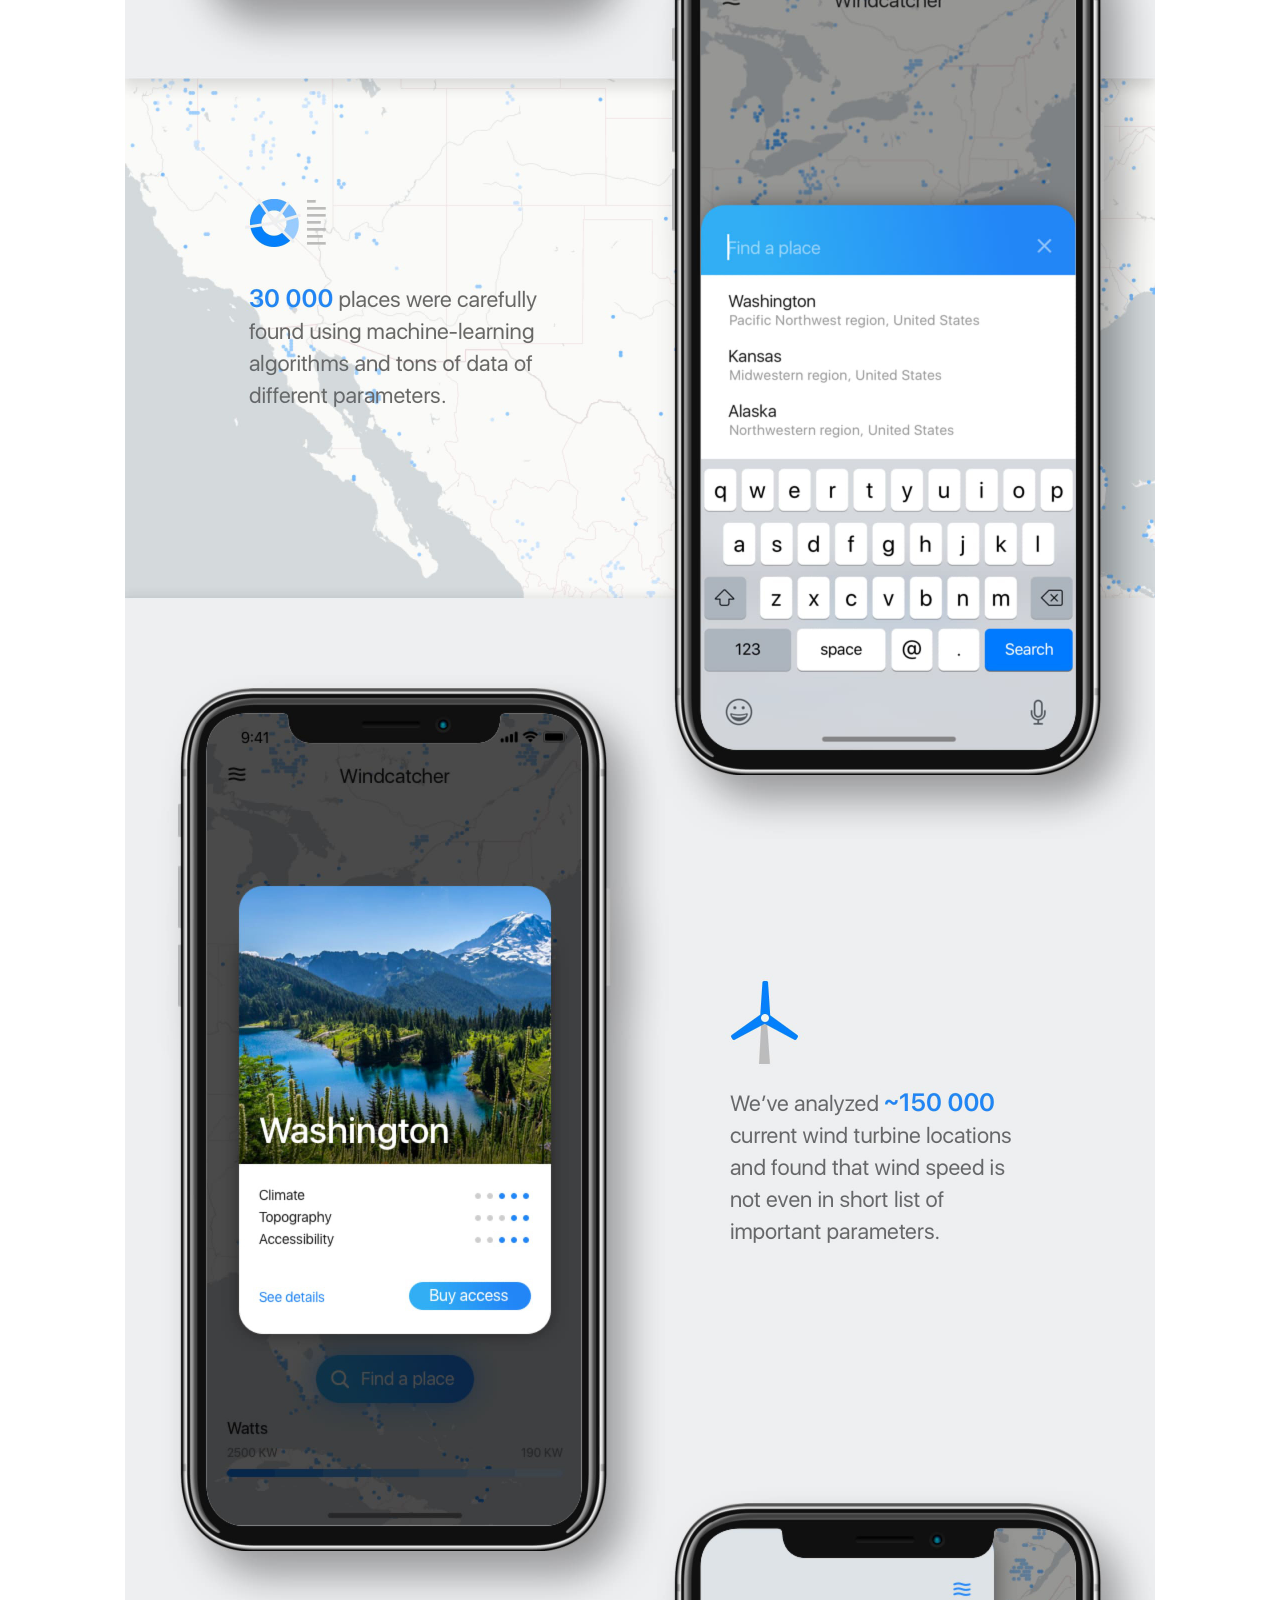
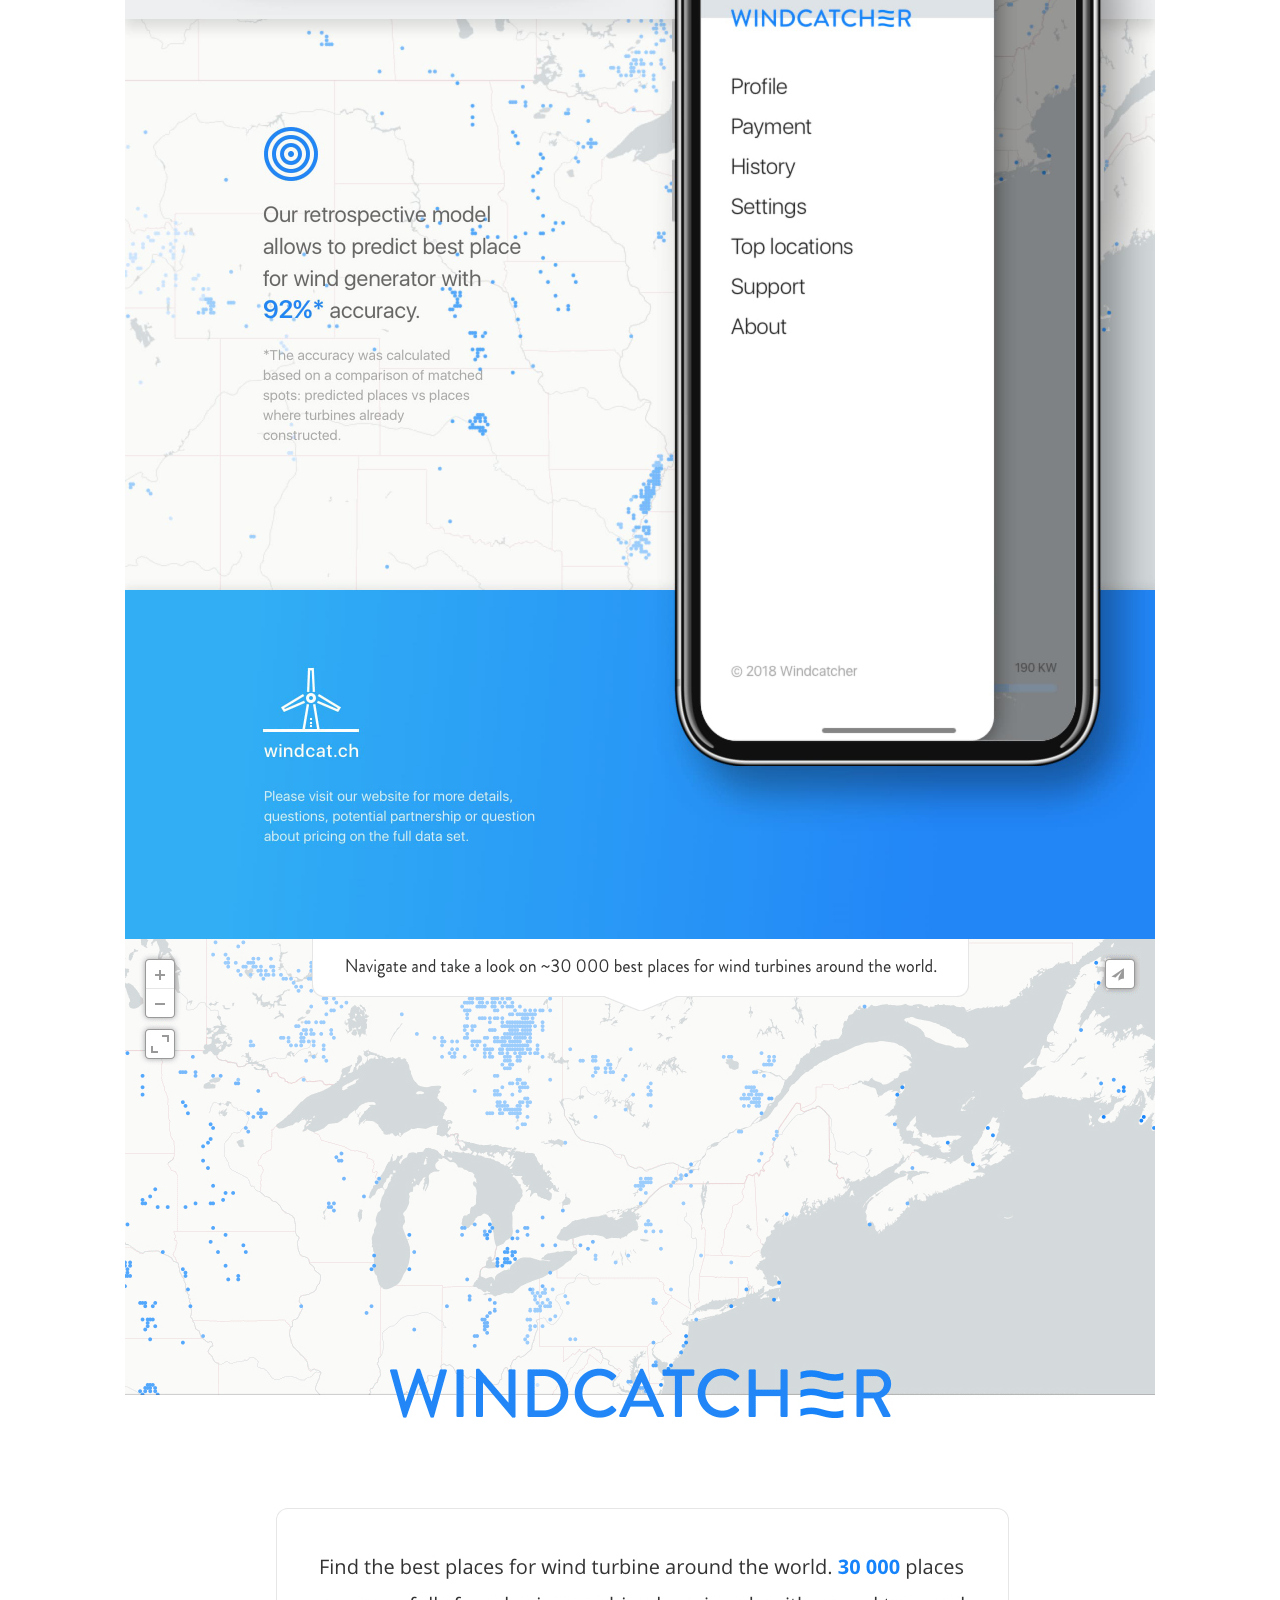
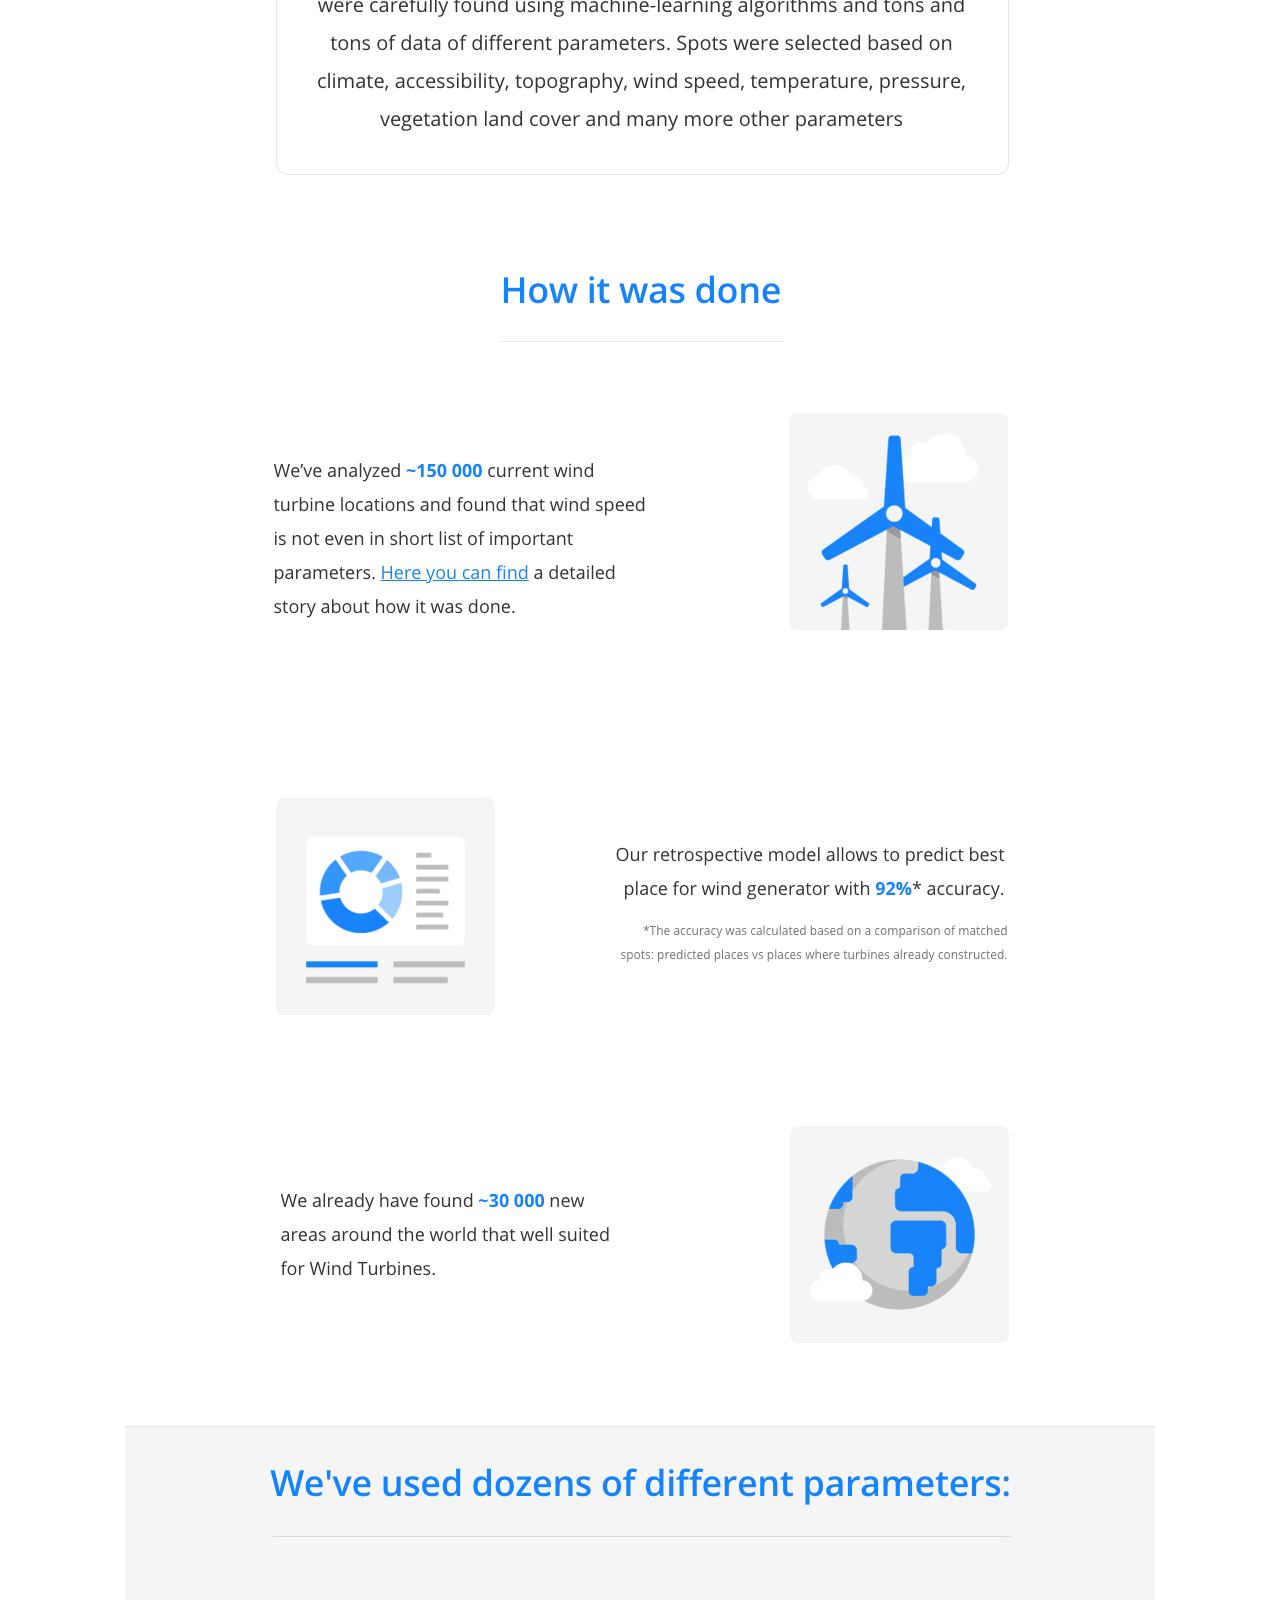
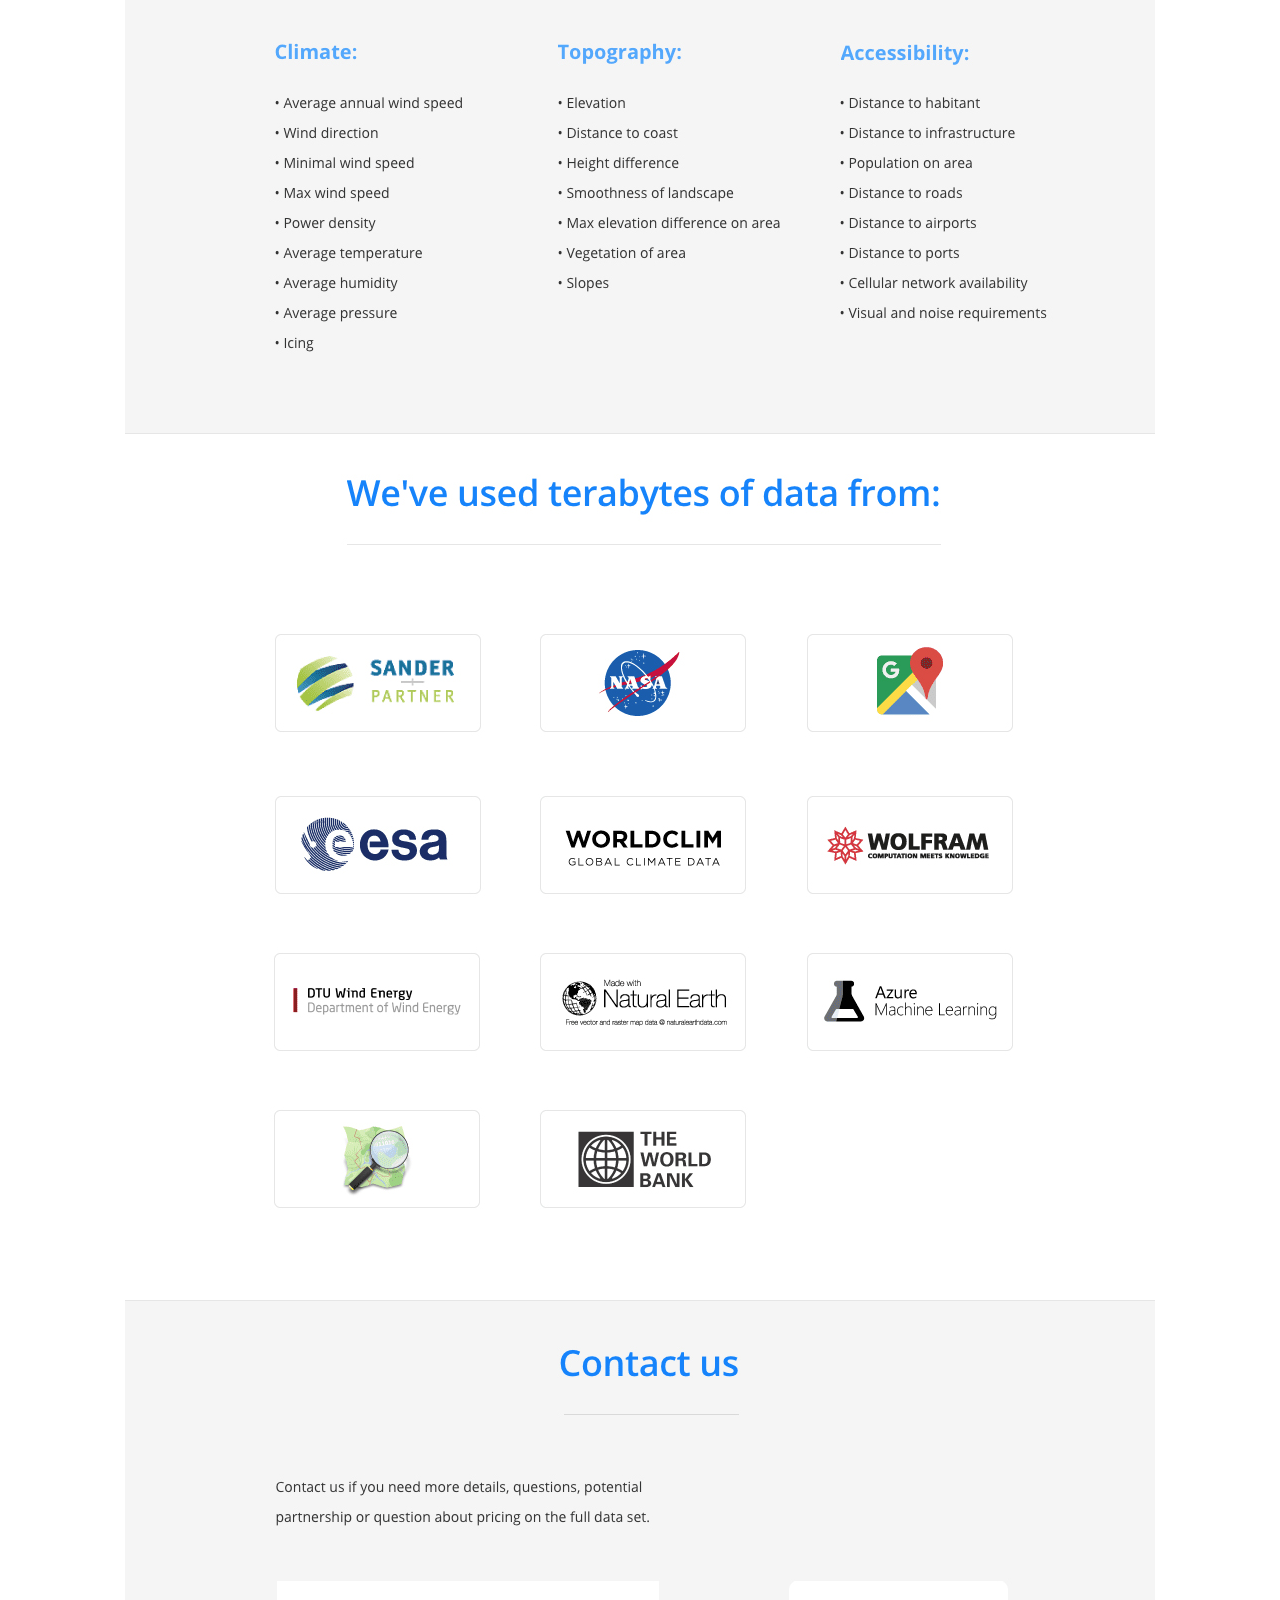
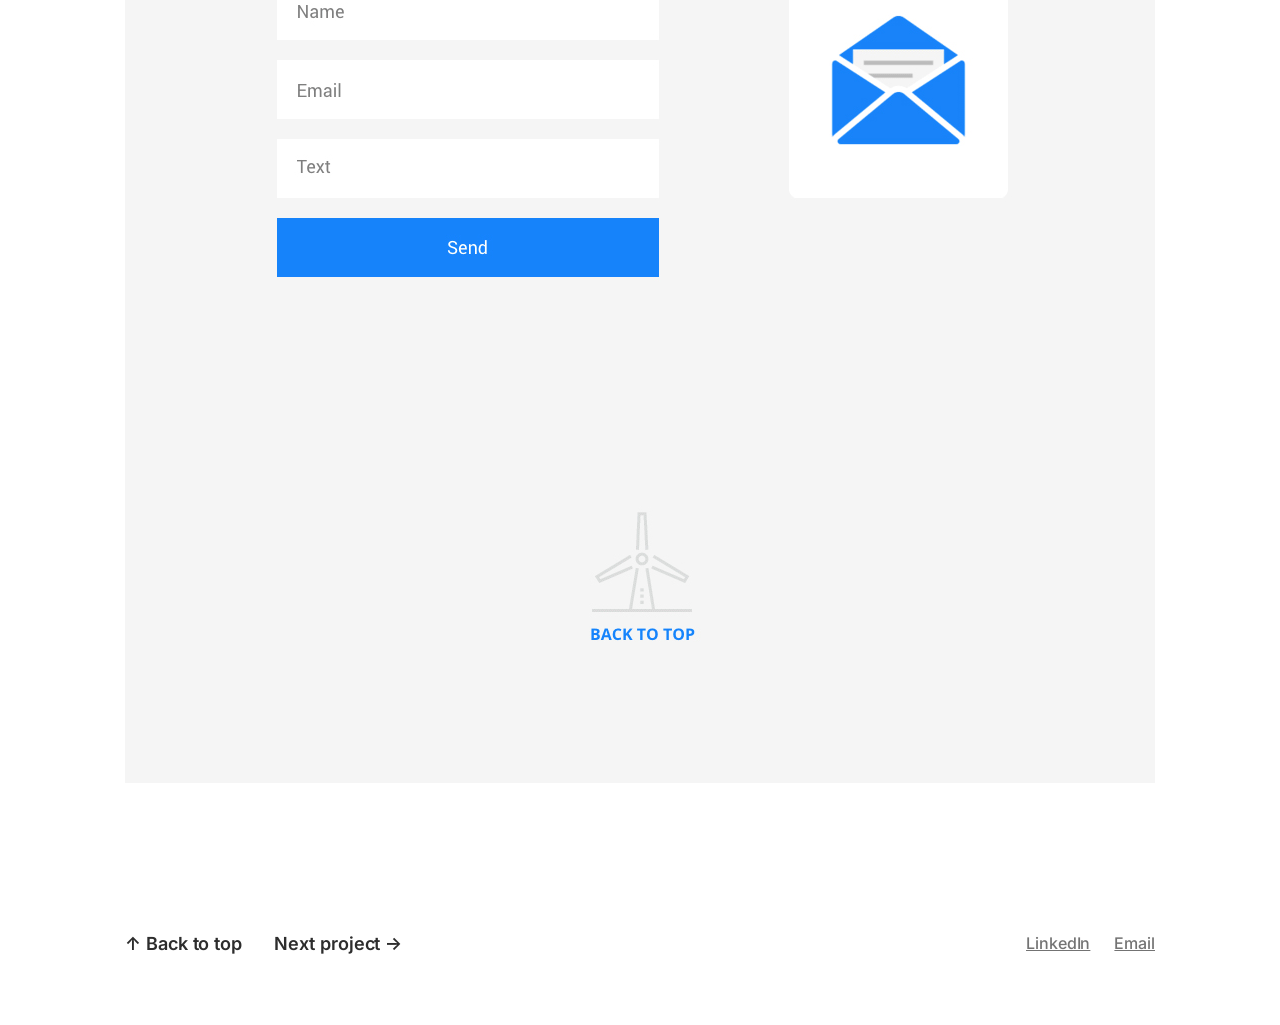
<file: windcatcher.html>
<!DOCTYPE html>
<html lang="en">

<head>
    <meta charset="UTF-8" />
    <meta name="viewport" content="width=device-width, initial-scale=1.0" />

  <!-- Google Analytics -->
  <script async src="https://www.googletagmanager.com/gtag/js?id=G-SB3TS0MCTQ"></script>
  <script>
    window.dataLayer = window.dataLayer || [];
    function gtag() { dataLayer.push(arguments); }
    gtag("js", new Date());
    gtag("config", "G-SB3TS0MCTQ");
  </script>
    <title>Windcatcher App — Slava Zhidkov</title>
    <meta name="description"
        content="Case study: Windcatcher — Search engine for the best places for wind turbines around the world." />

<!-- Stylesheets -->
    <link rel="preload" href="assets/fonts/inter-latin.woff2" as="font" type="font/woff2" crossorigin />
    <link rel="stylesheet" href="css/tokens.css" />
    <link rel="stylesheet" href="css/styles.css" />
    <link rel="stylesheet" href="css/project-page.css" />

    <!-- Favicon -->
    <link rel="icon" type="image/svg+xml" href="assets/logo.svg" />
    <link rel="shortcut icon" href="assets/logo.svg" />
</head>

<body>

    <div class="page">
        <!-- ═══════════════════════════════════════════════════════════════════
         Header
         ═══════════════════════════════════════════════════════════════════ -->
        <nav class="header" id="header">
            <a href="index.html" class="header__brand">
                <img src="assets/logo.svg" alt="Slava Zhidkov" class="header__logo" />
            </a>
            <div class="header__nav">
                <a href="index.html" class="header__nav-link header__nav-link--active">Work</a>
                <a href="about.html" class="header__nav-link">About</a>
            </div>
        </nav>

        <!-- ═══════════════════════════════════════════════════════════════════
         Hero
         ═══════════════════════════════════════════════════════════════════ -->
        <section class="project-hero reveal" id="hero">
            <span class="project-hero__year">2018</span>
            <h1 class="project-hero__title">Windcatcher</h1>
            <p class="project-hero__description">
                Search engine for the best places for wind turbines around the world.
                <a href="https://windcat.ch/" class="project-hero__link" target="_blank" rel="noopener">Visit site.</a>
            </p>
        </section>

        <!-- ═══════════════════════════════════════════════════════════════════
         Case Study Content — Image Slices
         ═══════════════════════════════════════════════════════════════════ -->
        <section class="project-content">
            <div class="project-content__images">
                <img src="assets/wc-01.png" alt="Windcatcher" class="project-content__slice reveal" loading="lazy" />
                <img src="assets/wc-02.png" alt="Windcatcher" class="project-content__slice reveal" loading="lazy" />
                <img src="assets/wc-03.png" alt="Windcatcher" class="project-content__slice reveal" loading="lazy" />
                <img src="assets/wc-04.png" alt="Windcatcher" class="project-content__slice reveal" loading="lazy" />
            </div>
        </section>
    </div>

    <!-- ═══════════════════════════════════════════════════════════════════
       Footer
       ═══════════════════════════════════════════════════════════════════ -->
    <footer class="footer footer--project">
        <div class="footer__actions">
            <button class="footer__back-to-top">↑ Back to top</button>
            <a href="mobile-finance-manager.html" class="footer__next">Next project <span class="footer__next-arrow" aria-hidden="true">↑</span></a>
        </div>
        <nav class="footer__links">
            <a href="https://www.linkedin.com/in/slavazhidkov/" class="footer__link" target="_blank"
                rel="noopener">LinkedIn</a>
            <a href="mailto:slastradamus@gmail.com" class="footer__link">Email</a>
        </nav>
    </footer>

    <!-- JavaScript -->
    <script src="js/main.js"></script>
</body>

</html>
</file>
<file: css/tokens.css>
/* ==========================================================================
   Design Tokens — extracted from Figma variables
   ========================================================================== */

/*
  Self-hosted Inter (latin subset, v20).
  font-display: block matches the live site: text waits briefly for Inter
  rather than rendering in a system fallback, so every visitor sees Inter.
*/
/* Crossfade between pages instead of a hard cut (Chrome, Edge, Safari;
   only on a served site, not when opening files from disk) */
@view-transition {
  navigation: auto;
}

@font-face {
  font-family: "Inter";
  src: url("../assets/fonts/inter-latin.woff2") format("woff2");
  font-weight: 500 700;
  font-style: normal;
  font-display: block;
  unicode-range: U+0000-00FF, U+0131, U+0152-0153, U+02BB-02BC, U+02C6,
    U+02DA, U+02DC, U+0304, U+0308, U+0329, U+2000-206F, U+20AC, U+2122,
    U+2191, U+2193, U+2212, U+2215, U+FEFF, U+FFFD;
}

:root {
  /* ── Colors ─────────────────────────────────────────────────────────── */
  --color-primary: #f12d3a;
  --color-black: #2d2d2d;
  --color-text-secondary: #707070;
  --color-background: #ffffff;
  --color-header-transparent: rgba(255, 255, 255, 0.6);
  --color-divider: #e4e4e4;
  --color-footer-link: rgba(0, 0, 0, 0.55);

  /* ── Typography — Font Family ───────────────────────────────────────── */
  --font-family: "Inter", sans-serif;

  /* ── Typography — Heading H1 ────────────────────────────────────────── */
  --h1-size: 36px;
  --h1-weight: 700;
  --h1-line-height: 1.1;
  --h1-letter-spacing: -0.324px;

  /* ── Typography — Heading H3 ────────────────────────────────────────── */
  --h3-size: 32px;
  --h3-weight: 700;
  --h3-line-height: 1.2;
  --h3-letter-spacing: -0.2048px;

  /* ── Typography — Heading H4 ────────────────────────────────────────── */
  --h4-size: 24px;
  --h4-weight: 600;
  --h4-line-height: 1.2;
  --h4-letter-spacing: -0.48px;

  /* ── Typography — Heading H5 ────────────────────────────────────────── */
  --h5-size: 20px;
  --h5-weight: 600;
  --h5-line-height: 1.2;
  --h5-letter-spacing: -0.08px;

  /* ── Typography — Heading H6 ────────────────────────────────────────── */
  --h6-size: 16px;
  --h6-weight: 600;
  --h6-line-height: 1.45;
  --h6-letter-spacing: -0.08px;

  /* ── Typography — Body 1 ────────────────────────────────────────────── */
  --body1-size: 20px;
  --body1-weight: 500;
  --body1-line-height: 1.45;
  --body1-letter-spacing: -0.1px;

  /* ── Typography — Body 2 ────────────────────────────────────────────── */
  --body2-size: 18px;
  --body2-weight: 500;
  --body2-line-height: 1.45;
  --body2-letter-spacing: -0.09px;

  /* ── Typography — Body 3 ────────────────────────────────────────────── */
  --body3-size: 16px;
  --body3-weight: 500;
  --body3-line-height: 1.45;
  --body3-letter-spacing: -0.08px;

  /* ── Typography — Body 4 ────────────────────────────────────────────── */
  --body4-size: 14px;
  --body4-weight: 500;
  --body4-line-height: 1.45;
  --body4-letter-spacing: -0.07px;

  /* ── Layout ─────────────────────────────────────────────────────────── */
  --content-max-width: 1280px;
  --content-padding: 125px;
  --header-height: 70px;
  --card-gap: 48px;
  --card-radius: 10px;
}
</file>
<file: css/styles.css>
/* ==========================================================================
   Portfolio — Main Stylesheet
   ========================================================================== */

/* ── Reset & Base ─────────────────────────────────────────────────────── */
*,
*::before,
*::after {
    margin: 0;
    padding: 0;
    box-sizing: border-box;
}

html {
    scroll-behavior: smooth;
    -webkit-font-smoothing: antialiased;
    -moz-osx-font-smoothing: grayscale;
}

body {
    font-family: var(--font-family);
    background-color: var(--color-background);
    color: var(--color-black);
    min-height: 100vh;
    display: flex;
    flex-direction: column;
    align-items: center;
}

a {
    text-decoration: none;
    color: inherit;
}

img {
    display: block;
    max-width: 100%;
}

/* ── Page wrapper ─────────────────────────────────────────────────────── */
.page {
    width: 100%;
    max-width: var(--content-max-width);
    display: flex;
    flex-direction: column;
    align-items: center;
    position: relative;
}

/* ==========================================================================
   Header
   ========================================================================== */
.header {
    position: sticky;
    top: 0;
    z-index: 100;
    width: 100%;
    max-width: var(--content-max-width);
    height: var(--header-height);
    display: flex;
    align-items: center;
    justify-content: space-between;
    padding: 24px var(--content-padding);
    background: var(--color-header-transparent);
    backdrop-filter: blur(15px);
    -webkit-backdrop-filter: blur(15px);
    box-shadow: inset 0 -1px 1px rgba(255, 255, 255, 0.6);
}

/* ── Logo ──────────────────────────────────────────────────────────────── */
.header__brand {
    display: flex;
    align-items: center;
}

.header__logo {
    width: 15px;
    height: 27px;
    flex-shrink: 0;
}

/* ── Navigation ───────────────────────────────────────────────────────── */
.header__nav {
    display: flex;
    align-items: center;
    gap: 40px;
}

.header__nav-link {
    font-size: var(--body3-size);
    font-weight: var(--body3-weight);
    line-height: var(--body3-line-height);
    letter-spacing: -0.0128px;
    color: var(--color-text-secondary);
    transition: color 0.2s ease;
    text-transform: capitalize;
}

.header__nav-link:hover {
    color: var(--color-black);
}

.header__nav-link--active {
    font-weight: var(--h6-weight);
    color: var(--color-black);
}

/* When the selected link changes, the new one fades from grey to black.
   main.js adds the class only when it differs from the previous page's. */
.header__nav-link--entering {
    animation: nav-link-select 0.4s ease;
}

@keyframes nav-link-select {
    from {
        color: var(--color-text-secondary);
    }
}

@media (prefers-reduced-motion: reduce) {
    .header__nav-link--entering {
        animation: none;
    }
}

/* ==========================================================================
   Hero
   ========================================================================== */
.hero {
    width: 100%;
    padding: 120px var(--content-padding) 60px;
    display: flex;
    flex-direction: column;
    gap: 24px;
}

.hero__heading {
    display: flex;
    flex-direction: column;
    gap: 16px;
}

.hero__name {
    font-size: 18px;
    font-weight: 500;
    line-height: 1.1;
    letter-spacing: -0.45px;
    color: var(--color-text-secondary);
}

.hero__title {
    font-size: var(--h1-size);
    font-weight: var(--h1-weight);
    line-height: var(--h1-line-height);
    letter-spacing: var(--h1-letter-spacing);
    color: var(--color-black);
}

.hero__description {
    font-size: var(--body1-size);
    font-weight: var(--body1-weight);
    line-height: var(--body1-line-height);
    letter-spacing: -0.02px;
    color: var(--color-text-secondary);
    max-width: 1030px;
}

/* ==========================================================================
   Project Cards
   ========================================================================== */
.projects {
    width: 100%;
    padding: 0 var(--content-padding) 80px;
    display: grid;
    grid-template-columns: repeat(3, 1fr);
    gap: 60px var(--card-gap);
}

.card {
    display: flex;
    flex-direction: column;
    gap: 32px;
    border-radius: 8px;
    cursor: pointer;
    transition: transform 300ms ease;
}

.card:hover {
    transform: translateY(-8px);
}

.card__image-wrapper {
    position: relative;
    width: 100%;
    aspect-ratio: 552 / 414;
    border-radius: var(--card-radius);
    overflow: hidden;
}

.card__image {
    width: 100%;
    height: 100%;
    object-fit: cover;
    border-radius: var(--card-radius);
}

/* Crops in on artwork that has extra margin around the device */
.card__image--zoomed {
    transform: scale(1.23);
    border-radius: 0;
}

/* Plays over the thumbnail while the card is hovered */
.card__video {
    position: absolute;
    inset: -1px;
    width: calc(100% + 2px);
    height: calc(100% + 2px);
    max-width: none;
    object-fit: cover;
    opacity: 0;
    transition: opacity 300ms ease;
}

.card__video--visible {
    opacity: 1;
}

.card__info {
    display: flex;
    flex-direction: column;
    gap: 8px;
}

.card__header {
    display: flex;
    align-items: baseline;
    justify-content: space-between;
    white-space: nowrap;
}

.card__title {
    font-size: var(--h5-size);
    font-weight: var(--h5-weight);
    line-height: var(--h5-line-height);
    letter-spacing: var(--h5-letter-spacing);
    color: var(--color-black);
}

.card__year {
    font-size: var(--body3-size);
    font-weight: var(--body3-weight);
    line-height: var(--body3-line-height);
    letter-spacing: -0.0128px;
    color: var(--color-text-secondary);
}

.card__description {
    font-size: var(--body4-size);
    font-weight: var(--body4-weight);
    line-height: var(--body4-line-height);
    letter-spacing: var(--body4-letter-spacing);
    color: var(--color-text-secondary);
    height: 40px;
}

/* ==========================================================================
   Experience Section
   ========================================================================== */
.experience {
    width: 100%;
    padding: 70px 120px;
    overflow: hidden;
}

.experience__inner {
    display: flex;
    flex-direction: column;
    gap: 24px;
}

.experience__heading {
    font-size: var(--h3-size);
    font-weight: var(--h3-weight);
    line-height: var(--h3-line-height);
    letter-spacing: var(--h3-letter-spacing);
    color: var(--color-black);
    padding-bottom: 32px;
}

/* Title on the first row; description and year share the second row, with the
   year on the baseline of the description's first line */
.experience__row {
    display: grid;
    grid-template-columns: 1fr auto;
    align-items: baseline;
    column-gap: 24px;
    row-gap: 8px;
    padding-bottom: 23px;
    border-bottom: 1px solid var(--color-divider);
    transition: transform 300ms ease;
    cursor: pointer;
}

.experience__row:hover {
    transform: translateY(-4px);
}

/* Lets the title and description sit directly in the row's grid */
.experience__details {
    display: contents;
}

.experience__title {
    grid-column: 1;
}

.experience__description {
    grid-column: 1;
}

.experience__title {
    font-size: var(--h5-size);
    font-weight: var(--h5-weight);
    line-height: var(--h5-line-height);
    letter-spacing: var(--h5-letter-spacing);
    color: var(--color-black);
}

.experience__description {
    font-size: var(--body4-size);
    font-weight: var(--body4-weight);
    line-height: var(--body4-line-height);
    letter-spacing: var(--body4-letter-spacing);
    color: var(--color-text-secondary);
}

/* Same size as the years on the project cards */
.experience__year {
    font-size: var(--body3-size);
    font-weight: var(--body3-weight);
    line-height: var(--body3-line-height);
    letter-spacing: -0.0128px;
    color: var(--color-text-secondary);
    grid-column: 2;
    grid-row: 2;
    text-align: right;
    white-space: nowrap;
}

/* ==========================================================================
   Footer
   ========================================================================== */
.footer {
    width: 100%;
    max-width: var(--content-max-width);
    display: flex;
    align-items: center;
    justify-content: flex-end;
    padding: 64px var(--content-padding);
    height: 162px;
}

.footer--copyright {
    justify-content: space-between;
}

.footer__copyright {
    font-size: var(--body3-size);
    font-weight: var(--body3-weight);
    line-height: var(--body3-line-height);
    letter-spacing: var(--body3-letter-spacing);
    color: var(--color-text-secondary);
    white-space: nowrap;
}

.footer__links {
    display: flex;
    align-items: center;
    gap: 24px;
}

.footer__link {
    font-size: var(--body3-size);
    font-weight: var(--body3-weight);
    line-height: var(--body3-line-height);
    letter-spacing: var(--body3-letter-spacing);
    color: var(--color-footer-link);
    text-decoration: underline;
    transition: color 0.2s ease;
}

.footer__link:hover {
    color: var(--color-black);
}

/* ==========================================================================
   Scroll-reveal Animation
   ========================================================================== */
.reveal {
    opacity: 0;
    transform: translateY(24px);
    transition: opacity 0.6s cubic-bezier(0.25, 0.46, 0.45, 0.94),
        transform 0.6s cubic-bezier(0.25, 0.46, 0.45, 0.94);
}

.reveal--visible {
    opacity: 1;
    transform: translateY(0);
}

/* Once the reveal animation finishes, switch to the fast hover transition */
.card.reveal--visible,
.experience__row.reveal--visible {
    transition: transform 300ms ease;
}

@media (prefers-reduced-motion: reduce) {
    .reveal {
        opacity: 1;
        transform: none;
        transition: none;
    }
}

/* ==========================================================================
   Tablet / Portrait — max-width: 1279px
   Switches to single-column the moment the viewport is narrower than the
   desktop container, so cards never shrink.
   ========================================================================== */
@media (max-width: 1279px) {
    /* Tablet: full width, like the About page */
    .page {
        max-width: none;
    }

    /* 64px sides so the logo and links line up with the content */
    .header {
        max-width: none;
        padding: 24px 64px;
    }

    .footer {
        max-width: none;
        padding: 64px;
    }

    .header__nav {
        gap: 32px;
    }

    .hero {
        padding: 198px 64px 48px;
    }

    .hero__description {
        max-width: none;
        font-size: 18px;
        letter-spacing: -0.0162px;
    }

    .projects {
        grid-template-columns: 1fr;
        gap: 48px;
        padding: 0 64px 32px;
    }

    .card {
        gap: 16px;
    }

    .card__title {
        font-size: 18px;
        letter-spacing: -0.0648px;
    }

    .card__description {
        font-size: 16px;
        height: auto;
    }

    .experience {
        padding: 104px 64px 48px;
    }

    .experience__heading {
        font-size: 30px;
        letter-spacing: -0.18px;
    }

    .experience__description {
        font-size: 16px;
    }

    .footer {
        padding: 64px;
    }
}

/* ==========================================================================
   Mobile — max-width: 799px
   ========================================================================== */
@media (max-width: 799px) {
    /* Phones: full width with 24px sides, like the About page */
    .page {
        max-width: none;
    }

    .header {
        max-width: none;
        padding: 24px;
    }

    .footer {
        max-width: none;
        padding: 64px 24px;
    }

    .header__nav {
        gap: 24px;
    }

    .hero {
        padding: 80px 24px 40px;
    }

    .hero__title-line {
        display: block;
    }

    .projects {
        padding: 0 24px 32px;
        gap: 40px;
    }

    .experience {
        padding: 72px 24px 16px;
    }

    .experience__heading {
        font-size: 26px;
        letter-spacing: -0.1352px;
    }

    .experience__title {
        font-size: 18px;
        letter-spacing: -0.0648px;
    }

    .footer {
        padding: 64px 24px;
    }
}
</file>
<file: css/about.css>
/* ==========================================================================
   About Page — Styles
   ========================================================================== */

/* ── About Layout ──────────────────────────────────────────────────────── */
/* Keeps the content full width; otherwise it shrinks to fit the narrower paragraphs */
.page--about main {
    width: 100%;
}

.about-hero {
    width: 100%;
    padding: 131px 120px 0;
    display: grid;
    grid-template-columns: 788px 166px;
    justify-content: space-between;
}

.about-hero__intro {
    display: flex;
    flex-direction: column;
    gap: 24px;
}

.about-hero__title {
    font-size: var(--h1-size);
    font-weight: var(--h1-weight);
    line-height: var(--h1-line-height);
    letter-spacing: var(--h1-letter-spacing);
    color: var(--color-black);
}

.about-hero__text {
    font-size: var(--body2-size);
    font-weight: var(--body2-weight);
    line-height: var(--body2-line-height);
    letter-spacing: -0.0162px;
    color: var(--color-text-secondary);
}

.about-hero__story {
    display: flex;
    flex-direction: column;
    gap: 8px;
}

.about-hero__portrait {
    width: 166px;
    height: 166px;
    margin-top: 22px;
    border-radius: 50%;
    object-fit: cover;
}

/* ── Sections ──────────────────────────────────────────────────────────── */
.about-section {
    width: 100%;
    padding: 64px 120px 0;
    display: flex;
    flex-direction: column;
    gap: 24px;
}

/* Paragraphs below the hero match the grey text next to the portrait */
.about-section__item-desc {
    max-width: 709px;
}

/* Grey text next to the portrait: 10% narrower than its column (709px of 788px) */
.about-hero__text {
    max-width: 90%;
}

/* Core strengths gets the same width, plus the clipped dot strip (see below) */
.about-strengths {
    max-width: calc(90% + var(--strength-dot));
}

/* 40px + the 24px padding under the last item above = 64px */
.about-section--values {
    padding-top: 40px;
    padding-bottom: 38px;
}

.about-section__title {
    font-size: var(--h3-size);
    font-weight: var(--h3-weight);
    line-height: var(--h3-line-height);
    letter-spacing: var(--h3-letter-spacing);
    color: var(--color-black);
}

.about-section__list {
    display: flex;
    flex-direction: column;
}

.about-section__item {
    display: flex;
    flex-direction: column;
    gap: 8px;
    padding-bottom: 24px;
}

.about-section__item-title {
    font-size: var(--h5-size);
    font-weight: var(--h5-weight);
    line-height: var(--h5-line-height);
    letter-spacing: var(--h5-letter-spacing);
    color: var(--color-black);
}

.about-section__item-desc {
    font-size: var(--body2-size);
    font-weight: var(--body2-weight);
    line-height: var(--body2-line-height);
    letter-spacing: var(--body2-letter-spacing);
    color: var(--color-text-secondary);
}

/* Sections after the first: 40px + the 24px padding under the last item = 64px */
.about-section + .about-section {
    padding-top: 40px;
}

/* ── Core strengths: one line of tags separated by dots ────────────────── */
/* Each dot sits before its item. The list is shifted left by one dot and that
   strip is clipped, which hides the dot at the start of every line, so no
   line starts or ends with a dot however the items wrap. */
.about-strengths {
    --strength-dot: 26px;
    display: flex;
    flex-wrap: wrap;
    list-style: none;
    padding: 0;
    margin: 0 0 0 calc(var(--strength-dot) * -1);
    clip-path: inset(0 0 0 var(--strength-dot));
    font-size: var(--body2-size);
    font-weight: var(--body2-weight);
    line-height: var(--body2-line-height);
    letter-spacing: var(--body2-letter-spacing);
    color: var(--color-text-secondary);
}

.about-strengths__item::before {
    content: "·";
    display: inline-block;
    width: var(--strength-dot);
    text-align: center;
}

/* ── Experience ────────────────────────────────────────────────────────── */
.about-job__heading {
    display: flex;
    flex-direction: column;
    gap: 8px;
}

.about-job__meta {
    font-size: var(--body3-size);
    font-weight: var(--body3-weight);
    line-height: var(--body3-line-height);
    letter-spacing: var(--body3-letter-spacing);
    color: var(--color-text-secondary);
}

/* ── Footer ────────────────────────────────────────────────────────────── */
/* Lines the footer up with the page content */
.footer--about {
    padding-left: 120px;
    padding-right: 120px;
}

/* ── Photos ────────────────────────────────────────────────────────────── */
/* The section above already leaves 62px (24px item + 38px padding) */
.about-photos {
    width: 100%;
    padding: 2px 120px 0;
}

/* Without JavaScript the photos fall back to a simple grid */
.photo-wall {
    position: relative;
    display: grid;
    grid-template-columns: repeat(auto-fill, minmax(240px, 1fr));
    gap: 32px;
}

/* photo-wall.js sets each photo's size and position */
.photo-wall--scattered {
    display: block;
}

.photo-wall--scattered .photo-wall__item {
    position: absolute;
}

.photo-wall__item {
    margin: 0;
}

/* The hovered photo sits above its neighbours so its shadow isn't covered */
.photo-wall__item:hover {
    z-index: 1;
}

.photo-wall__frame {
    --lift: 0; /* 0 at rest, 1 on hover; set by photo-wall.js */
    position: relative;
    display: block;
    width: 100%;
    padding: 0;
    border: 0;
    border-radius: 4px;
    overflow: hidden;
    background: var(--color-divider);
    cursor: default;
    box-shadow: 0 calc(var(--lift) * 20px) calc(var(--lift) * 40px)
        rgba(0, 0, 0, calc(var(--lift) * 0.225));
}

.photo-wall__frame:focus-visible {
    outline: 2px solid var(--color-black);
    outline-offset: 4px;
}

/* No ring right after the enlarged photo closes (see photo-wall.js) */
.photo-wall__frame--quiet:focus-visible {
    outline: none;
}

.photo-wall__frame img {
    display: block;
    width: 100%;
    height: auto;
}

.photo-wall__glare {
    position: absolute;
    inset: 0;
    pointer-events: none;
    background: radial-gradient(circle at var(--glare-x, 50%) var(--glare-y, 50%),
            #ffffff, rgba(255, 255, 255, 0) 60%);
    opacity: calc(var(--lift) * 0.12);
}

.photo-wall__caption {
    margin-top: 8px;
    font-size: 14px;
    font-weight: var(--body3-weight);
    line-height: 1.4;
    color: var(--color-text-secondary);
}

/* The small photo hides while its large version is open */
.photo-wall__item--open .photo-wall__frame {
    visibility: hidden;
}

/* ── Enlarged photo ────────────────────────────────────────────────────── */
.photo-viewer {
    position: fixed;
    inset: 0;
    z-index: 200;
    display: flex;
    align-items: center;
    justify-content: center;
    background: rgba(17, 17, 17, 0);
    cursor: default;
    transition: background-color 0.35s ease;
}

.photo-viewer[hidden] {
    display: none;
}

.photo-viewer:focus {
    outline: none;
}

.photo-viewer--visible {
    background: rgba(17, 17, 17, 0.88);
}

.photo-viewer__image {
    display: block;
    max-width: none;
    border-radius: 4px;
    transform-origin: top left;
    transition: transform 0.45s cubic-bezier(0.2, 0.8, 0.2, 1), opacity 0.15s ease;
}

/* Fades out briefly while the next photo loads */
.photo-viewer__image--switching {
    opacity: 0;
}

.photo-viewer__arrow {
    position: absolute;
    top: 50%;
    display: flex;
    align-items: center;
    justify-content: center;
    width: 48px;
    height: 48px;
    margin-top: -24px;
    padding: 0;
    border: 0;
    border-radius: 50%;
    background: rgba(255, 255, 255, 0.12);
    color: #ffffff;
    cursor: pointer;
    opacity: 0;
    transition: background-color 0.2s ease, opacity 0.35s ease;
}

.photo-viewer--visible .photo-viewer__arrow {
    opacity: 1;
}

.photo-viewer__arrow:hover {
    background: rgba(255, 255, 255, 0.24);
}

.photo-viewer__arrow:focus-visible {
    outline: 2px solid #ffffff;
    outline-offset: 2px;
}

.photo-viewer__arrow--prev {
    left: 24px;
}

.photo-viewer__arrow--next {
    right: 24px;
}

/* Close button: same round style, in the top right corner */
.photo-viewer__close {
    top: 24px;
    right: 24px;
    margin-top: 0;
}

/* Phones: smaller arrows near the bottom, clear of the photo */
@media (max-width: 799px) {
    .photo-viewer__arrow {
        top: auto;
        bottom: 16px;
        width: 44px;
        height: 44px;
        margin-top: 0;
    }

    .photo-viewer__arrow--prev {
        left: 16px;
    }

    .photo-viewer__arrow--next {
        right: 16px;
    }

    .photo-viewer__close {
        top: 16px;
        right: 16px;
        bottom: auto;
    }
}

.photo-viewer-open {
    overflow: hidden;
}

/* ==========================================================================
   Tablet — max-width: 1279px
   Unlike the other pages, About runs full width below the desktop container.
   ========================================================================== */
@media (max-width: 1279px) {
    .page--about {
        max-width: none;
    }

    .page--about .header {
        max-width: none;
    }

    .about-hero {
        padding: 109px 64px 0; /* 104px + 5px the header used to add */
        grid-template-columns: 1fr 164px;
        column-gap: 80px;
        align-items: start;
    }

    .about-hero__intro {
        gap: 16px;
    }

    .about-hero__story {
        margin-top: 8px; /* + the 16px intro gap = 24px, as on desktop */
    }

    .about-hero__text {
        font-size: 16px;
        letter-spacing: -0.0128px;
    }

    .about-hero__portrait {
        width: 164px;
        height: 164px;
        margin-top: 0;
    }

    .about-section {
        padding: 64px 64px 0;
        gap: 16px;
    }

    /* Portrait column (164px) + gap (80px) */
    /* 90% of the intro column width (page minus portrait 164px and gap 80px) */
    .about-section__item-desc {
        max-width: calc((100% - 244px) * 0.9);
    }

    .about-section--values {
        padding-top: 40px;
    }

    .about-section__title {
        font-size: 30px;
        letter-spacing: -0.18px;
    }

    .about-section__item-title {
        font-size: 18px;
        letter-spacing: -0.0648px;
    }

    .about-section__item-desc,
    .about-strengths {
        font-size: 16px;
    }

    .about-photos {
        padding: 2px 64px 0;
    }

    .footer--about {
        max-width: none;
        padding-left: 64px;
        padding-right: 64px;
    }
}

/* ==========================================================================
   Mobile — max-width: 799px
   ========================================================================== */
@media (max-width: 799px) {
    .about-hero {
        display: flex;
        flex-direction: column;
        justify-content: flex-start;
        align-items: flex-start;
        gap: 16px;
        padding: 107px 24px 0; /* 102px + 5px the header used to add */
    }

    .about-hero__portrait {
        order: -1;
        width: 123px; /* 30% smaller than the 176px it was */
        height: 123px;
        margin-bottom: 24px;
    }

    .about-section {
        padding: 64px 24px 0;
    }

    .about-section__item-desc,
    .about-hero__text,
    .about-strengths {
        max-width: none;
    }

    .about-section--values {
        padding-top: 40px;
        padding-bottom: 0;
    }

    .about-section__title {
        font-size: 26px;
        letter-spacing: -0.1352px;
    }

    /* On phones the section above has no bottom padding: 24px item + 40px */
    .about-photos {
        padding: 40px 24px 0;
    }

    .footer--about {
        max-width: none;
        height: auto;
        padding: 20px 24px 70px;
    }
}
</file>
<file: css/project-page.css>
/* ==========================================================================
   Project Detail Page — Styles
   ========================================================================== */

/* ── Project Hero ──────────────────────────────────────────────────────── */
.project-hero {
    width: 100%;
    padding: 120px var(--content-padding) 24px;
    display: flex;
    flex-direction: column;
    gap: 16px;
}

.project-hero__year {
    font-size: var(--body4-size);
    font-weight: var(--body4-weight);
    line-height: var(--body4-line-height);
    letter-spacing: var(--body4-letter-spacing);
    color: var(--color-text-secondary);
}

.project-hero__title {
    font-size: var(--h1-size);
    font-weight: var(--h1-weight);
    line-height: var(--h1-line-height);
    letter-spacing: var(--h1-letter-spacing);
    color: var(--color-black);
}

.project-hero__description {
    font-size: var(--body1-size);
    font-weight: var(--body1-weight);
    line-height: var(--body1-line-height);
    letter-spacing: var(--body1-letter-spacing);
    color: var(--color-text-secondary);
}

/* ── Project Content — Image Slices ────────────────────────────────────── */
.project-content {
    width: 100%;
    padding: 0 var(--content-padding) 80px;
}

.project-content__images {
    display: flex;
    flex-direction: column;
    width: 100%;
}

.project-content__slice {
    width: 100%;
    height: auto;
    display: block;
}

/* ── Hero inline links ─────────────────────────────────────────────────── */
.project-hero__link {
    text-decoration: underline;
    color: inherit;
    transition: color 0.2s ease;
}

.project-hero__link:hover {
    color: var(--color-black);
}

/* ── Credit Union list ─────────────────────────────────────────────────── */
.project-credit-unions {
    padding: 80px 0;
    display: flex;
    flex-direction: column;
    gap: 32px;
}

.project-credit-unions__title {
    font-size: var(--h4-size);
    font-weight: var(--h4-weight);
    line-height: var(--h4-line-height);
    letter-spacing: var(--h4-letter-spacing);
    color: var(--color-black);
}

.project-credit-unions__list {
    font-size: 18px;
    font-weight: 500;
    line-height: 1.45;
    letter-spacing: -0.09px;
    color: var(--color-text-secondary);
    display: flex;
    flex-direction: column;
    gap: 16px;
}

/* ── Selected Logos ──────────────────────────────────────────────────────── */
.project-logos {
    display: flex;
    flex-direction: column;
    gap: 32px;
    width: 100%;
}

.project-logos__item {
    display: flex;
    flex-direction: column;
    width: 100%;
}

.project-logos__title {
    font-size: var(--h5-size);
    font-weight: var(--h5-weight);
    line-height: var(--h5-line-height);
    letter-spacing: var(--h5-letter-spacing);
    color: var(--color-black);
    padding: 64px 0 24px;
}

.project-logos__image {
    width: 100%;
    height: auto;
    display: block;
}

/* ── Footer (project variant) ──────────────────────────────────────────── */
.footer--project {
    justify-content: space-between;
}

.footer__actions {
    display: flex;
    align-items: center;
    gap: 32px;
}

.footer__back-to-top,
.footer__next {
    font-family: var(--font-family);
    font-size: 18px;
    font-weight: var(--h5-weight);
    line-height: var(--h5-line-height);
    letter-spacing: -0.0648px;
    color: var(--color-black);
    background: none;
    border: none;
    cursor: pointer;
    padding: 0;
    white-space: nowrap;
}

.footer__back-to-top:hover,
.footer__next:hover {
    opacity: 0.7;
}

/* The font has no right arrow, so this is the same up arrow turned */
.footer__next-arrow {
    display: inline-block;
    transform: rotate(90deg);
}

/* ── Responsive — Tablet ──────────────────────────────────────────────── */
@media (max-width: 1279px) {
    .project-hero {
        padding: 80px 64px 24px;
    }

    .project-content {
        padding: 0 64px 80px;
    }

    .footer__back-to-top,
    .footer__next {
        font-size: 16px;
        letter-spacing: -0.0128px;
    }

    /* Matches the item titles on the About page */
    .project-logos__title {
        font-size: 18px;
        letter-spacing: -0.0648px;
    }
}

/* ── Responsive — Mobile ──────────────────────────────────────────────── */
@media (max-width: 799px) {
    .project-hero {
        padding: 80px 24px 24px;
    }

    .project-content {
        padding: 0 24px 64px;
    }

    .footer--project .footer__links {
        display: none;
    }

    .footer__actions {
        gap: 24px;
    }
}

/* ==========================================================================
   Appointment Manager — video and cropped visuals instead of image slices
   ========================================================================== */
.page--appointment .project-hero {
    padding-bottom: 64px;
}

.page--appointment .project-hero__year,
.page--access-short .project-hero__year {
    letter-spacing: -0.0098px;
}

.page--appointment .project-hero__description,
.page--access-short .project-hero__description {
    letter-spacing: -0.02px;
}

.appointment {
    width: 100%;
    display: flex;
    flex-direction: column;
    align-items: center;
}

/* Slightly oversized video trims the recording's edges */
.appointment__video {
    position: relative;
    width: 368px;
    max-width: 100%;
    aspect-ratio: 368 / 725;
    margin-bottom: 94px;
    overflow: hidden;
}

.appointment__video video {
    position: absolute;
    top: -0.97%;
    left: -1.09%;
    width: 102.45%;
    height: 101.93%;
    object-fit: contain;
}

.appointment__photo {
    position: relative;
    width: 1030px;
    aspect-ratio: 1030 / 771;
    margin-bottom: 40px;
    border-radius: 40px;
    overflow: hidden;
}

.appointment__photo img {
    position: absolute;
    top: -1.04%;
    left: -12.33%;
    width: 113.3%;
    max-width: none;
}

.appointment__flow {
    width: 100%;
    aspect-ratio: 1280 / 1485;
    object-fit: cover;
}

@media (max-width: 1279px) {
    .page--appointment,
    .page--appointment .header,
    .page--access-short,
    .page--access-short .header {
        max-width: none;
    }

    .page--appointment .project-hero {
        padding: 96px 64px 64px;
    }

    .page--appointment .project-hero__year,
    .page--access-short .project-hero__year {
        font-size: 16px;
        letter-spacing: -0.0128px;
    }

    .page--appointment .project-hero__description,
    .page--access-short .project-hero__description {
        font-size: 18px;
        letter-spacing: -0.0162px;
    }

    .appointment__photo {
        width: calc(100% - 128px);
        aspect-ratio: 672 / 772;
        margin-bottom: 64px;
    }

    .appointment__photo img {
        top: -0.6%;
        left: -42.14%;
        width: 168.6%;
    }
}

@media (max-width: 799px) {
    .page--appointment .project-hero {
        padding: 80px 24px 64px;
    }

    .appointment__availability {
        display: block;
    }

    .appointment__video {
        margin-bottom: 24px;
    }

    .appointment__photo {
        width: calc(100% - 48px);
        aspect-ratio: 342 / 371;
        margin-bottom: 56px;
    }

    .appointment__photo img {
        top: -2.09%;
        left: -38.75%;
        width: 165.5%;
    }
}

/* ==========================================================================
   Access Digital overview — short page linking to the full case study
   ========================================================================== */
.project-case-link {
    align-self: flex-start;
    display: inline-block;
    font-size: var(--body1-size);
    font-weight: var(--body1-weight);
    line-height: var(--body1-line-height);
    letter-spacing: -0.02px;
    color: var(--color-text-secondary);
    text-decoration: underline;
    /* Opacity and transform keep the scroll fade-in working */
    transition: color 0.2s ease,
        opacity 0.6s cubic-bezier(0.25, 0.46, 0.45, 0.94),
        transform 0.6s cubic-bezier(0.25, 0.46, 0.45, 0.94);
}

.project-case-link:hover {
    color: var(--color-black);
}

.project-hero .project-case-link {
    margin-top: 13px;
}

.page--access-short .project-content {
    padding-bottom: 0;
}

.page--access-short .project-content__images {
    gap: 64px;
}

.project-content__images + .project-case-link {
    margin-top: 32px;
}

.page--access-short .project-credit-unions {
    padding: 80px 0 160px;
}

.page--access-short .project-credit-unions__title {
    font-size: var(--h5-size);
    font-weight: var(--h5-weight);
    line-height: var(--h5-line-height);
    letter-spacing: var(--h5-letter-spacing);
}

.page--access-short .project-credit-unions__list {
    letter-spacing: -0.0162px;
    gap: 26px;
}

@media (max-width: 1279px) {
    .page--access-short .project-hero {
        padding: 96px 64px 24px;
    }

    .project-case-link {
        font-size: 18px;
        letter-spacing: -0.0162px;
    }

    .page--access-short .project-credit-unions {
        padding-bottom: 144px;
    }

    .page--access-short .project-credit-unions__list {
        font-size: 16px;
        letter-spacing: -0.0128px;
    }
}

@media (max-width: 799px) {
    .page--access-short .project-hero {
        padding: 80px 24px 24px;
    }

    .page--access-short .project-credit-unions {
        padding-bottom: 137px;
    }

    .page--access-short .project-credit-unions__title {
        font-size: 18px;
        letter-spacing: -0.0648px;
    }
}
</file>
